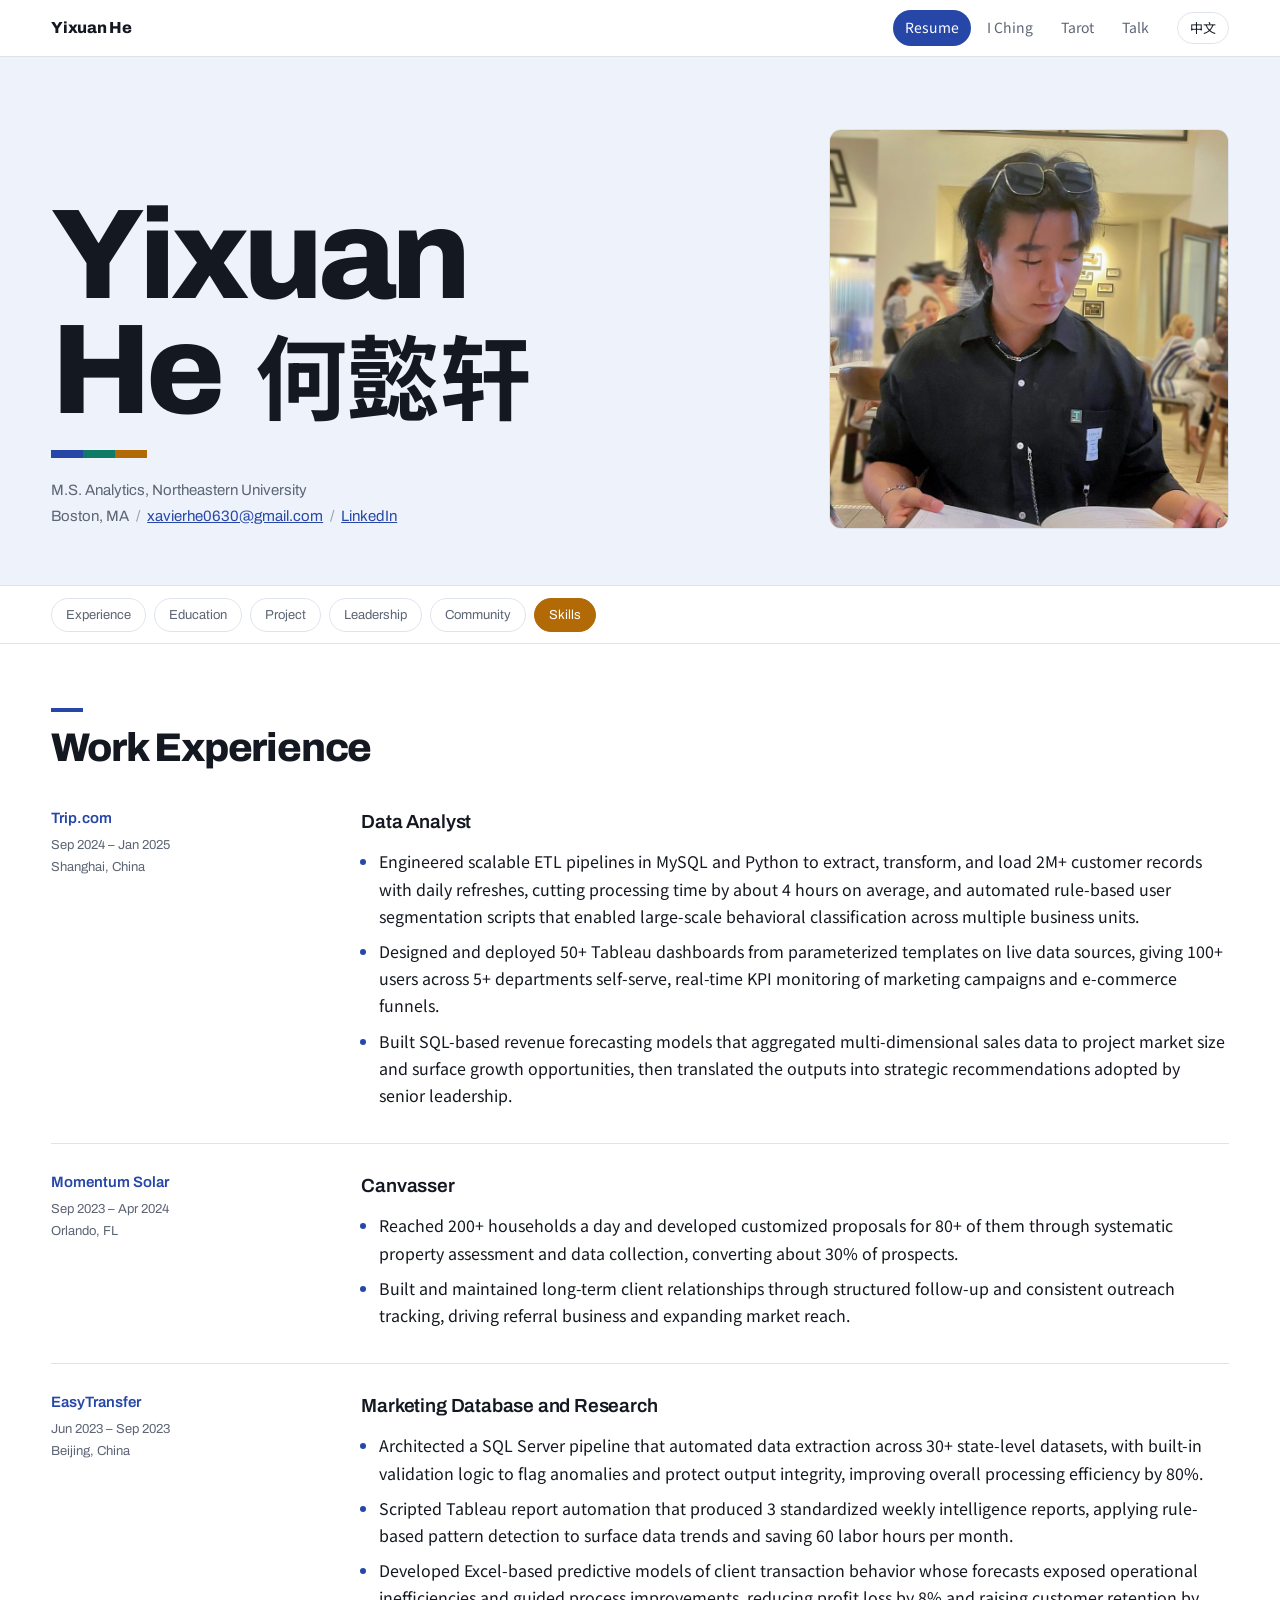
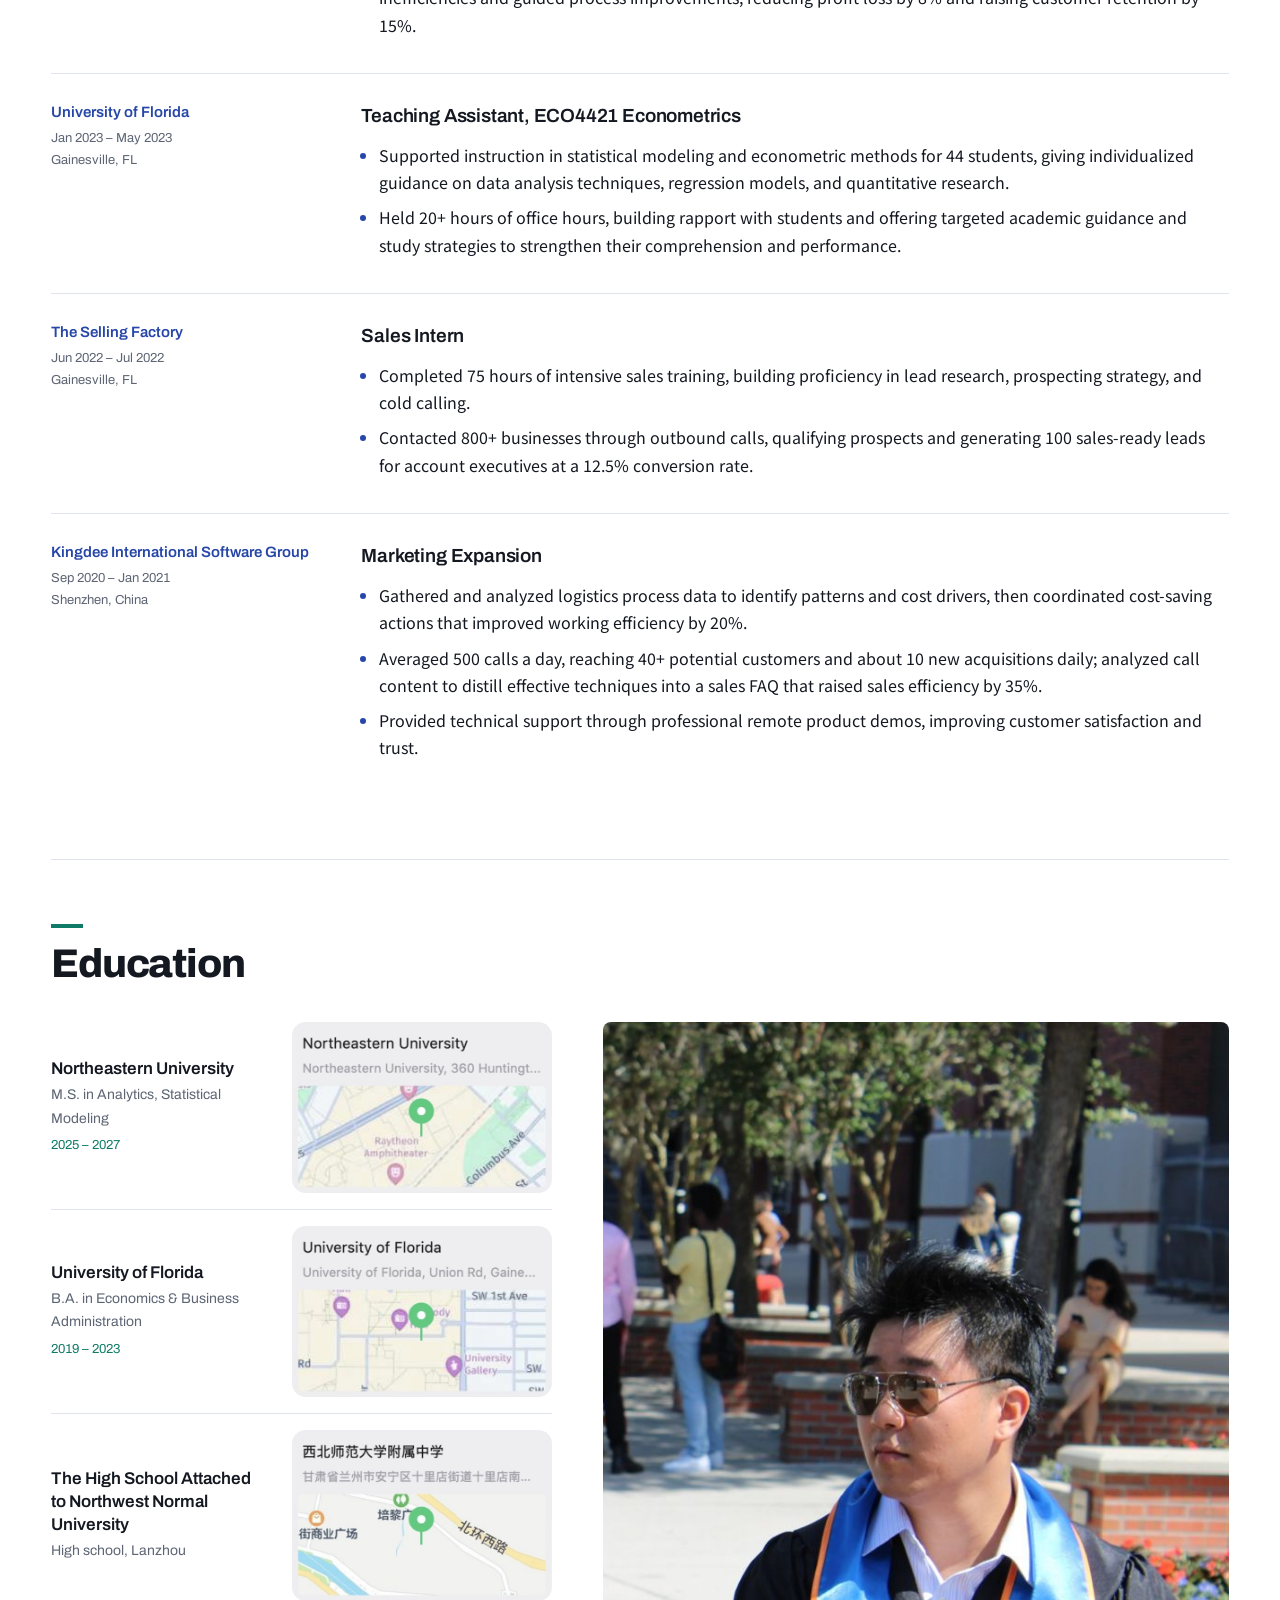
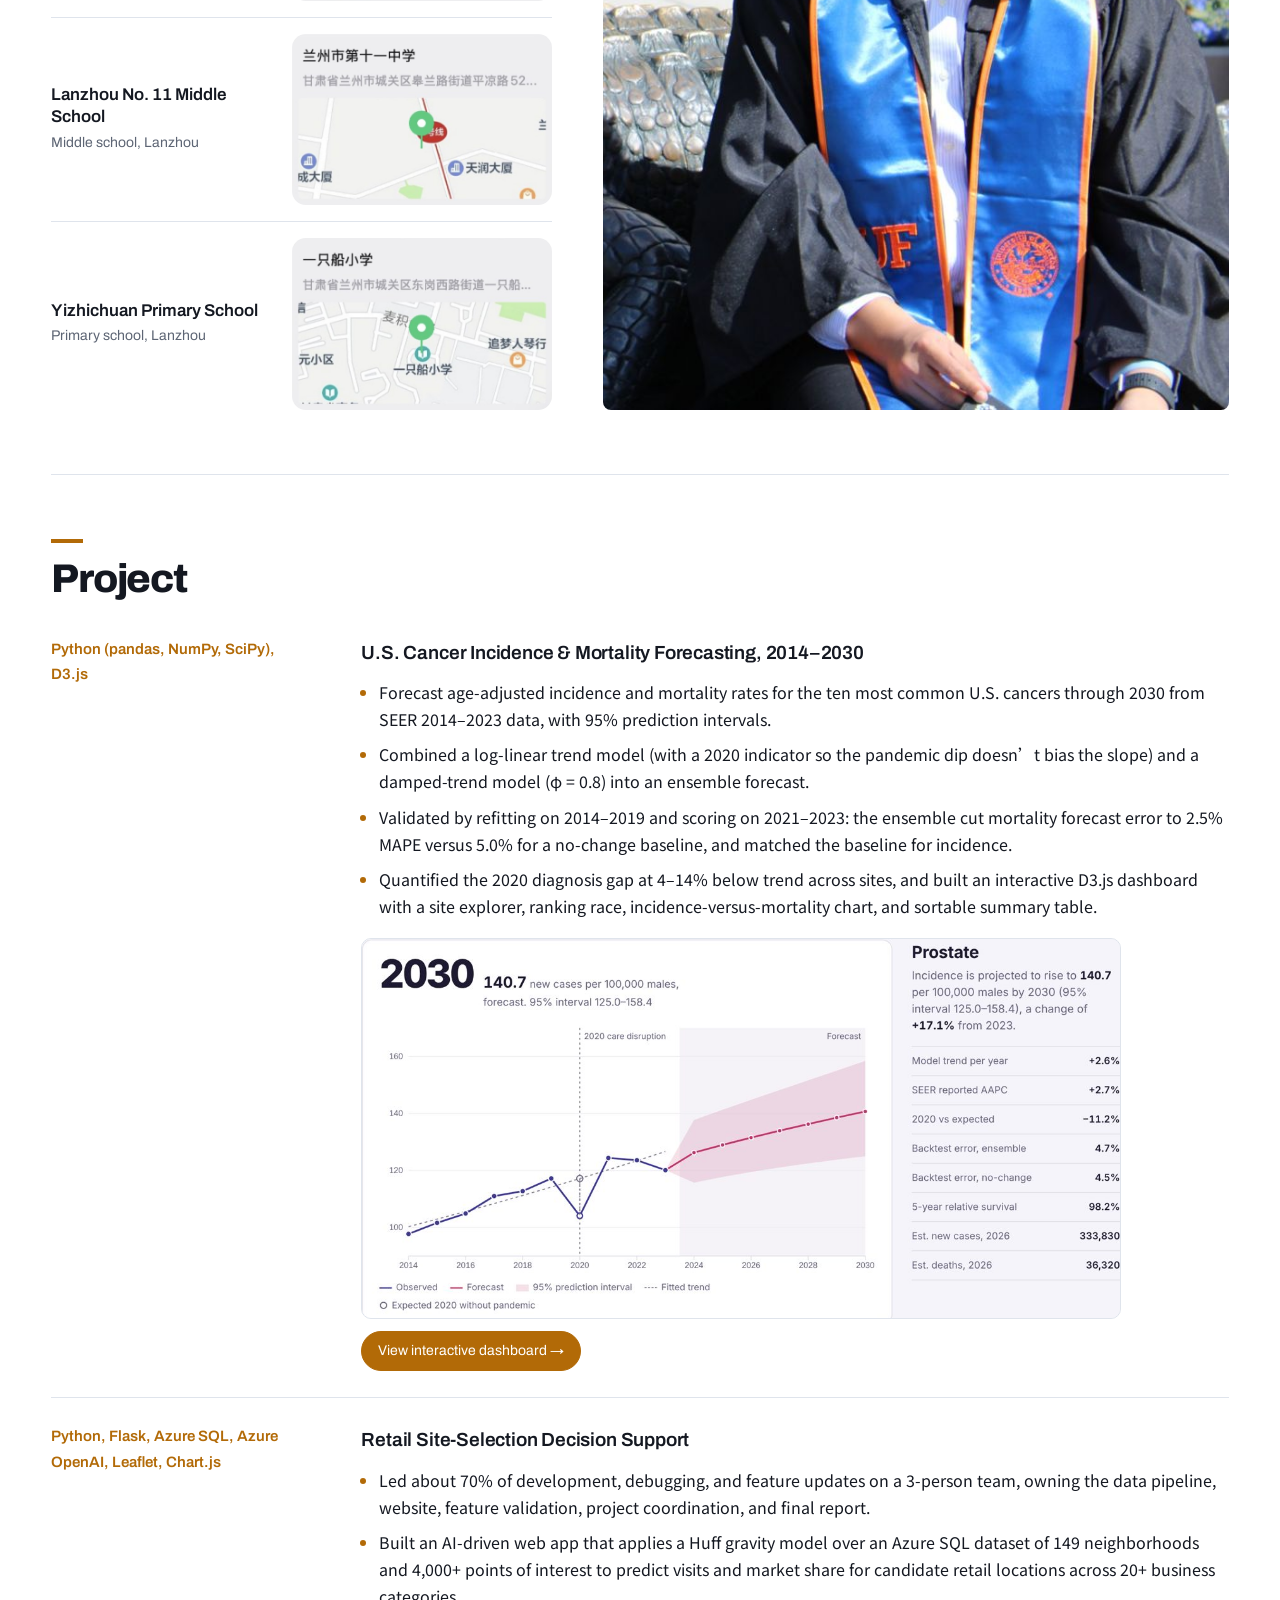
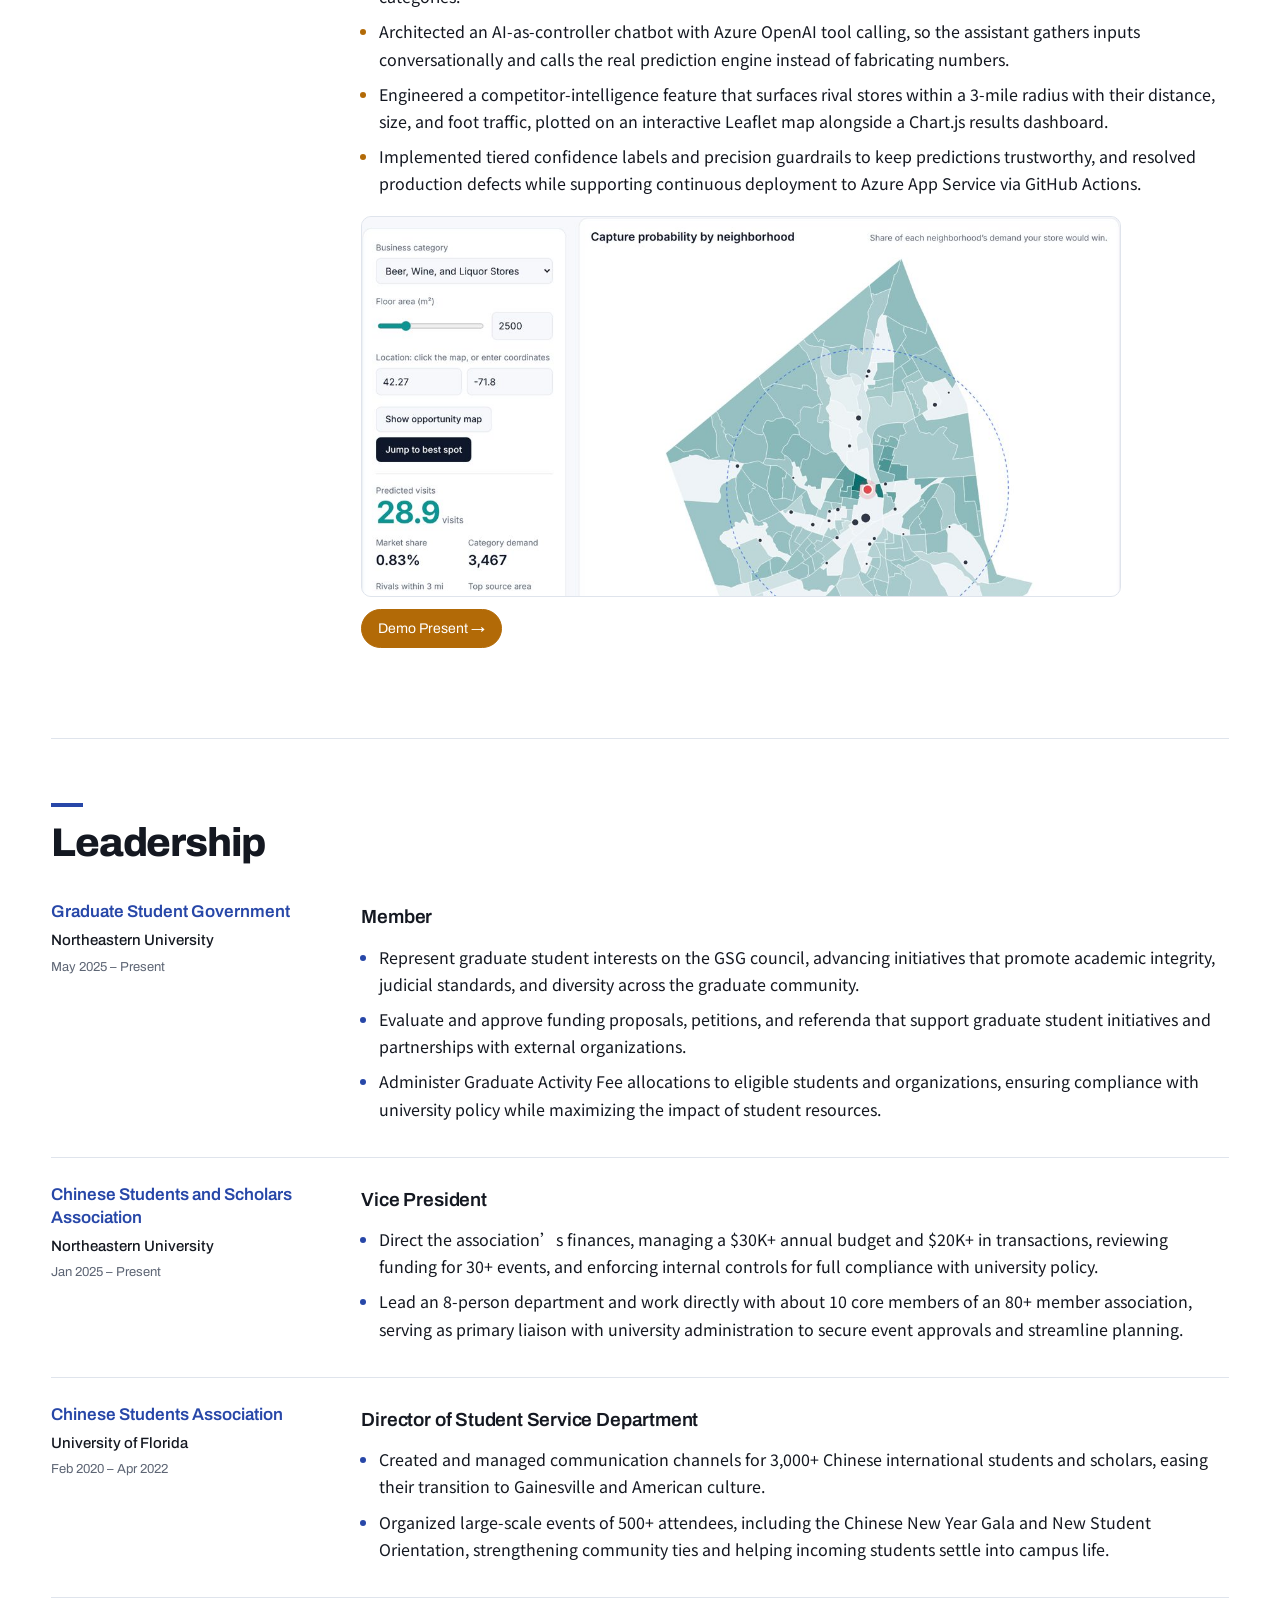
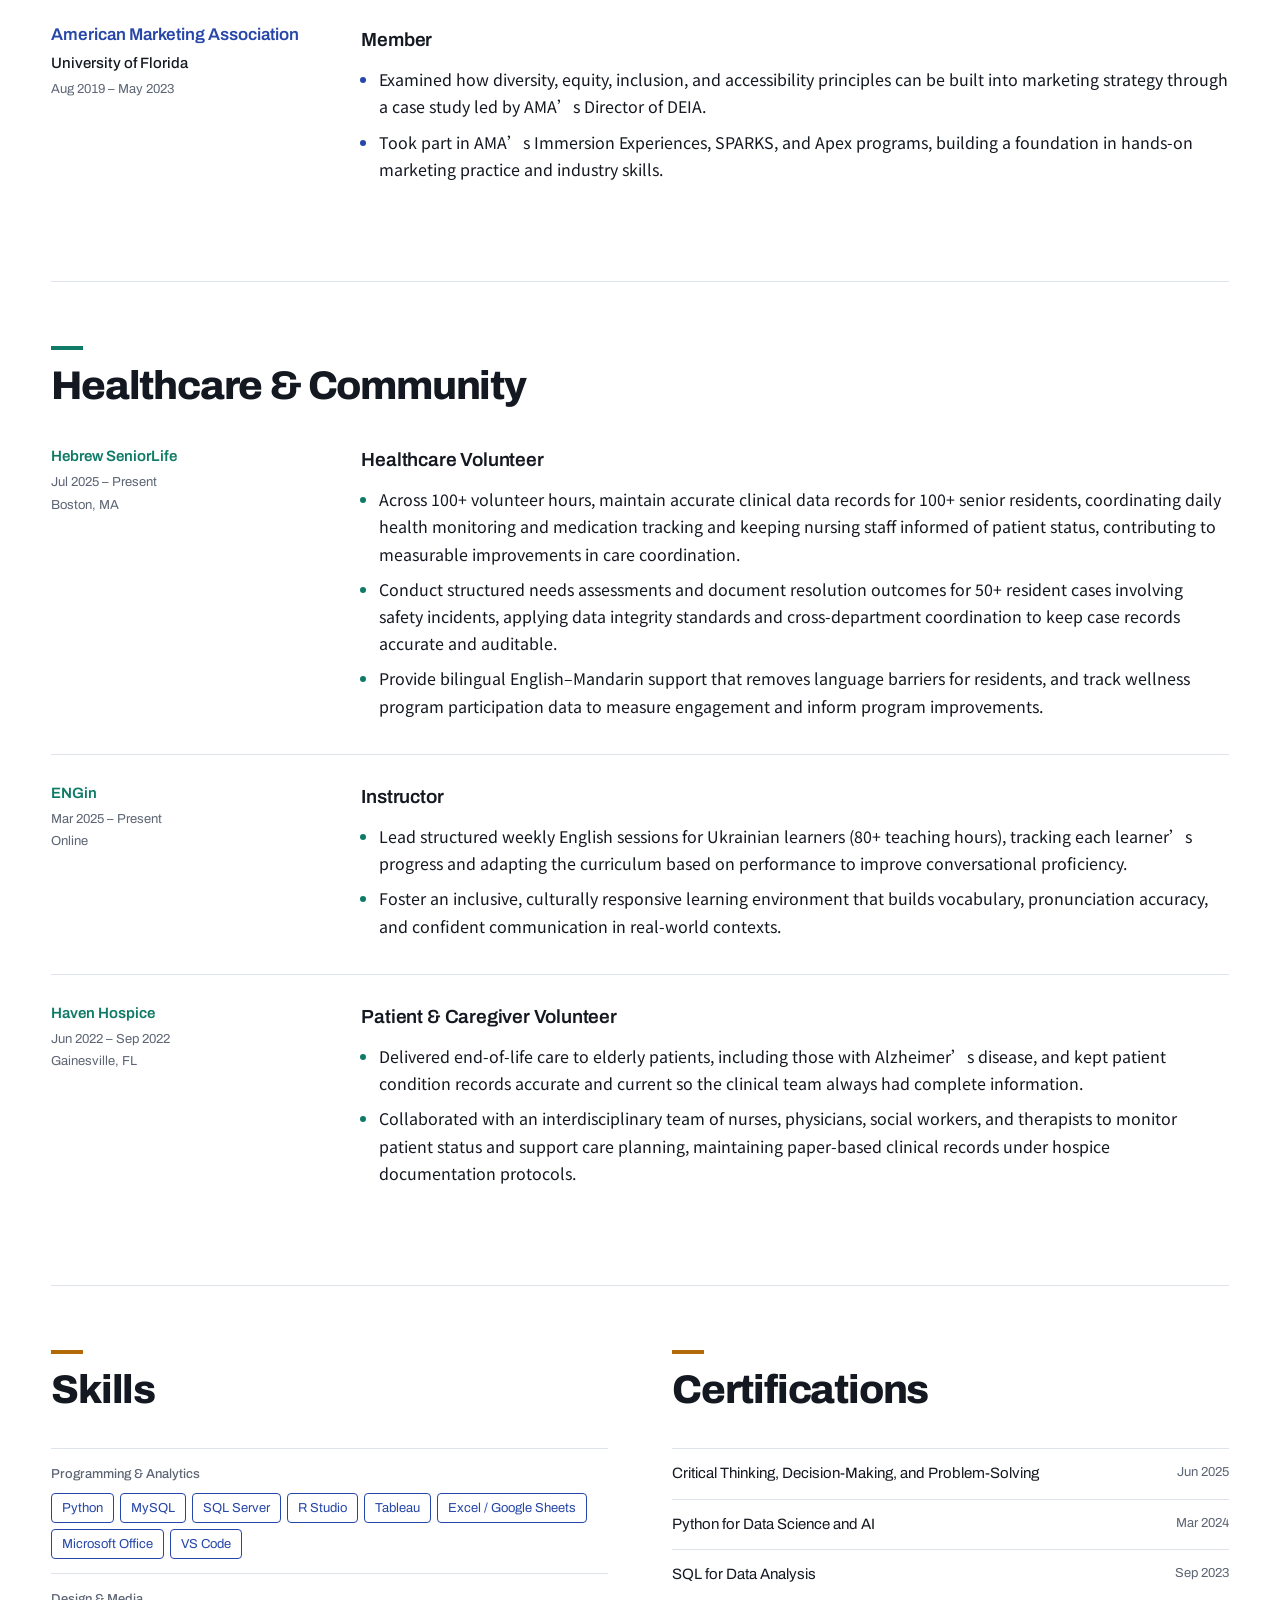
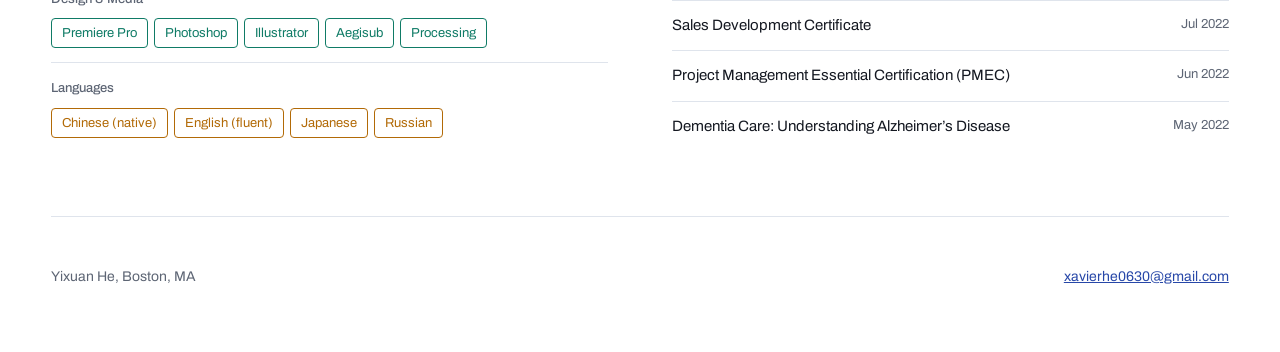
<file: index.html>
<!DOCTYPE html>
<html lang="zh-CN">
<head>
<meta charset="utf-8">
<meta name="viewport" content="width=device-width, initial-scale=1, viewport-fit=cover">
<title>Yixuan He</title>
<meta name="description" content="Yixuan He: resume, I Ching readings, tarot planning, and a space to talk.">
<link rel="icon" href="data:,">
<link rel="preconnect" href="https://fonts.googleapis.com">
<link rel="preconnect" href="https://fonts.gstatic.com" crossorigin>
<link href="https://fonts.googleapis.com/css2?family=Archivo:wght@400;500;600;800&family=Cinzel:wght@500;700&family=Ma+Shan+Zheng&family=Noto+Sans+SC:wght@300;400;500;700&family=Noto+Serif+SC:wght@400;600;900&display=swap" rel="stylesheet">
<link rel="stylesheet" href="css/site.css">
</head>
<body data-page="resume">

<nav class="nav" aria-label="Main">
  <div class="nav-inner">
    <a class="brand" href="#resume">Yixuan He</a>
    <div class="tabs">
      <a href="#resume" data-tab="resume" data-en="Resume">个人履历</a>
      <a href="#yijing" data-tab="yijing" data-en="I Ching">易经问卜</a>
      <a href="#tarot" data-tab="tarot" data-en="Tarot">塔罗梳理</a>
      <a href="#listen" data-tab="listen" data-en="Talk">倾诉倾听</a>
    </div>
    <button type="button" class="nav-btn" data-lang-toggle>EN</button>
  </div>
</nav>

<!-- ======================= 第一页 履历（内容在 js/resume-data.js） ======================= -->
<main id="page-resume" class="page p1">
  <div id="resume-root"></div>
</main>

<!-- ======================= 第二页 易经问卜 ======================= -->
<main id="page-yijing" class="page p2">
  <div class="wrap">
    <header class="p2-hero">
      <div>
        <h1 class="p2-title" data-en="I Ching Readings">易经问卜</h1>
        <p class="p2-sub" data-en="Read the image, weigh the words, and ask when to advance and when to wait.">观其象，玩其辞，问其进退</p>
        <div class="seal" aria-hidden="true">问<br>卜</div>
      </div>
      <div class="taiji-wrap" aria-hidden="true">
        <svg class="bagua-ring" viewBox="0 0 400 400">
          <circle cx="200" cy="200" r="196" fill="none" stroke="currentColor" stroke-opacity=".25"/>
          <circle cx="200" cy="200" r="132" fill="none" stroke="currentColor" stroke-opacity=".25"/>
          <g id="trigs" fill="currentColor"></g>
        </svg>
        <svg class="taiji" viewBox="0 0 200 200">
          <circle cx="100" cy="100" r="98" fill="var(--bg)" stroke="var(--ink)" stroke-width="2"/>
          <path d="M100 2 A98 98 0 0 1 100 198 A49 49 0 0 1 100 100 A49 49 0 0 0 100 2Z" fill="var(--ink)"/>
          <circle cx="100" cy="51" r="14" fill="var(--ink)"/>
          <circle cx="100" cy="149" r="14" fill="var(--bg)"/>
        </svg>
      </div>
      <div class="vert" aria-hidden="true">一阴一阳之谓道</div>
      <svg class="mountains" viewBox="0 0 1200 300" preserveAspectRatio="none" aria-hidden="true">
        <path d="M0 300 L0 190 C120 150 180 90 280 120 C360 145 400 70 500 80 C600 92 640 160 760 140 C860 122 900 60 1010 90 C1090 112 1140 150 1200 140 L1200 300Z" fill="var(--ink)" opacity=".07"/>
        <path d="M0 300 L0 240 C140 210 220 170 330 200 C430 228 520 160 640 180 C760 200 830 250 950 220 C1050 196 1120 210 1200 230 L1200 300Z" fill="var(--ink)" opacity=".1"/>
      </svg>
    </header>

    <section class="p2-sec p2-motto">
      <p class="motto" data-en="Do all you can, then leave the rest to God.">尽人事，听天命</p>
    </section>

    <section class="p2-sec">
      <h2 data-en="Methods">问卜方式</h2>
      <p class="lead" data-en="I work with three methods. Each has its strengths and suits different kinds of questions.">三种方法问卜，各有所长，适合的问题也不同。</p>
      <div class="svc">
        <article class="method"><svg class="hx" viewBox="0 0 44 44" aria-hidden="true" fill="none" stroke="var(--accent)" stroke-width="2.2"><circle cx="22" cy="22" r="17"/><circle cx="22" cy="22" r="13" stroke-width="1"/><rect x="17" y="17" width="10" height="10"/></svg>
          <h3><span data-en="Liu Yao (Six Lines)">六爻卜卦</span><small>Liù Yáo</small></h3>
          <p class="method-tag" data-en="One question at a time: the outcome and its timing">一事一占，断吉凶、看应期</p>
          <dl>
            <dt data-en="Good for">适合问</dt><dd data-en="A specific matter: a job interview, an exam, a relationship, a partnership, a trip, a lost item.">一件具体的事：求职面试、考试、感情、合作、出行、失物。</dd>
          </dl>
          <button type="button" class="method-more" data-scroll="m-liuyao" data-en="Learn more ↓">详细了解 ↓</button>
        </article>
        <article class="method"><svg class="hx" viewBox="0 0 44 44" aria-hidden="true" fill="none" stroke="var(--accent)" stroke-width="2"><circle cx="22" cy="22" r="18"/><circle cx="22" cy="22" r="10"/><line x1="22" y1="4" x2="22" y2="8" transform="rotate(0 22 22)"/><line x1="22" y1="4" x2="22" y2="8" transform="rotate(30 22 22)"/><line x1="22" y1="4" x2="22" y2="8" transform="rotate(60 22 22)"/><line x1="22" y1="4" x2="22" y2="8" transform="rotate(90 22 22)"/><line x1="22" y1="4" x2="22" y2="8" transform="rotate(120 22 22)"/><line x1="22" y1="4" x2="22" y2="8" transform="rotate(150 22 22)"/><line x1="22" y1="4" x2="22" y2="8" transform="rotate(180 22 22)"/><line x1="22" y1="4" x2="22" y2="8" transform="rotate(210 22 22)"/><line x1="22" y1="4" x2="22" y2="8" transform="rotate(240 22 22)"/><line x1="22" y1="4" x2="22" y2="8" transform="rotate(270 22 22)"/><line x1="22" y1="4" x2="22" y2="8" transform="rotate(300 22 22)"/><line x1="22" y1="4" x2="22" y2="8" transform="rotate(330 22 22)"/><rect x="18" y="18" width="8" height="8"/></svg>
          <h3><span data-en="Da Liu Ren">大六壬</span><small>Dà Liù Rén</small></h3>
          <p class="method-tag" data-en="One of the three classical arts: how a situation unfolds, step by step">三式之一，看事情如何一步步展开</p>
          <dl>
            <dt data-en="Good for">适合问</dt><dd data-en="Complex matters with several people or stages, when you want to see where things came from and where they are heading.">牵涉多人、多环节的复杂人事，想了解事情的来龙去脉和发展过程。</dd>
          </dl>
          <button type="button" class="method-more" data-scroll="m-daliuren" data-en="Learn more ↓">详细了解 ↓</button>
        </article>
        <article class="method"><svg class="hx" viewBox="0 0 44 44" aria-hidden="true" fill="var(--accent)"><circle cx="22" cy="11.5" r="7.2" transform="rotate(0 22 22)"/><circle cx="22" cy="11.5" r="7.2" transform="rotate(72 22 22)"/><circle cx="22" cy="11.5" r="7.2" transform="rotate(144 22 22)"/><circle cx="22" cy="11.5" r="7.2" transform="rotate(216 22 22)"/><circle cx="22" cy="11.5" r="7.2" transform="rotate(288 22 22)"/><circle cx="22" cy="22" r="4" fill="var(--surface)"/></svg>
          <h3><span data-en="Plum Blossom Numerology">梅花易数</span><small>Méi Huā Yì Shù</small></h3>
          <p class="method-tag" data-en="Cast from whatever is at hand: quick and flexible">随时随象起卦，灵活快捷</p>
          <dl>
            <dt data-en="Good for">适合问</dt><dd data-en="A sudden question or an urgent choice, when you want a quick sense of direction.">心中一念、眼前急事，想快速得到一个方向。</dd>
          </dl>
          <button type="button" class="method-more" data-scroll="m-meihua" data-en="Learn more ↓">详细了解 ↓</button>
        </article>
      </div>
    </section>

    <section class="p2-sec" aria-labelledby="mdetail-h">
      <h2 id="mdetail-h" data-en="The three methods in depth">三种方法详解</h2>
      <p class="lead" data-en="What each method is, and the kinds of questions it handles best.">每种方法是什么，以及最适合解决哪类问题。</p>
      <article class="mdetail" id="m-liuyao">
        <header class="mdetail-head">
          <h3 data-en="Liu Yao (Six Lines)">六爻卜卦</h3>
          <p class="pinyin">Liù Yáo</p>
          <p class="origin" data-en="Built on the 64 hexagrams of the Book of Changes. Its method is usually traced to the Na Jia system of Jing Fang in the Western Han, and it’s often called “coin divination.”">以《周易》六十四卦为本。起卦和装卦的方法通常追溯到西汉京房的纳甲法，所以又叫「纳甲筮法」，民间也叫「金钱卦」。</p>
        </header>
        <div class="mdetail-body">
          <h4 data-en="Overview">简介</h4>
          <p data-en="Six tosses of three coins build the hexagram line by line from the bottom up; any moving lines produce a second, changed hexagram. Each line is assigned a stem and branch, one of the six relations (parents, siblings, offspring, wealth, officer), and one of the six spirits, and two lines are marked as “self” and “other.”">摇六次铜钱，由下往上得到六个爻，组成本卦；有动爻时，再变出变卦。每一爻都配上天干地支、六亲（父母、兄弟、子孙、妻财、官鬼）和六神，并标出代表自己的「世爻」和代表对方或事情的「应爻」。</p>
          <h4 data-en="Conclusion">结论</h4>
          <p data-en="Usually a clear verdict (will it work out, is it favorable) plus an estimate of when things will happen.">结论通常比较明确：成不成、好不好，还能推算大概什么时候会有结果，也就是「应期」。</p>
          <h4 data-en="Questions it handles well">擅长的问题</h4>
          <ul class="ask-grid"><li><b data-en="Work">工作</b><span data-en="Whether an interview will go well, when to change jobs, a promotion">面试能否通过、换工作的时机、能否升职</span></li><li><b data-en="Exams and applications">考试与申请</b><span data-en="Exam results, school applications, admissions">考试结果、学校申请、录取</span></li><li><b data-en="Relationships">感情</b><span data-en="Where a relationship is going, how the other person feels, getting back together">关系的走向、对方的态度、能否复合</span></li><li><b data-en="Money and partnerships">财务与合作</b><span data-en="Whether a deal or partnership will succeed (not investment advice)">一笔交易或合作的成败（不构成投资建议）</span></li><li><b data-en="Travel and moving">出行与搬迁</b><span data-en="Whether a trip goes smoothly, moving house or city">出行是否顺利、搬家或换城市</span></li><li><b data-en="Lost items">寻物</b><span data-en="Where a lost item might be and whether it will turn up">东西丢在哪个方向、能否找回</span></li></ul>
          <p class="mnote" data-en="Liu Yao follows “one matter, one casting”: the same question shouldn’t be asked again and again in a short time.">六爻讲究「一事一占」，同一件事短时间内不宜反复占问。</p>
        </div>
      </article>
      <article class="mdetail" id="m-daliuren">
        <header class="mdetail-head">
          <h3 data-en="Da Liu Ren">大六壬</h3>
          <p class="pinyin">Dà Liù Rén</p>
          <p class="origin" data-en="Together with Tai Yi and Qi Men Dun Jia it forms the “three classical arts,” and Liu Ren is traditionally ranked first among them. Diviner’s boards excavated from Western Han tombs show it was already in use by then.">与太乙神数、奇门遁甲合称「三式」，六壬向来被称为三式之首。考古出土的西汉六壬式盘说明，它至少在汉代就已经在使用。</p>
        </header>
        <div class="mdetail-body">
          <h4 data-en="Overview">简介</h4>
          <p data-en="A chart is cast from the hour you ask: the month’s general is placed on that hour to set the heaven and earth plates, the day’s stem and branch produce the “four lessons” and the “three transmissions,” and the twelve generals, such as the Noble, the Green Dragon, and the White Tiger, are added.">以问事那一刻的时辰起课：把当月的「月将」加在占时上，排出天盘和地盘；再由当天的干支起出「四课」，发出「三传」，最后配上贵人、青龙、白虎等十二天将。</p>
          <h4 data-en="Conclusion">结论</h4>
          <p data-en="Rich and detailed, it describes a process: how things started, what comes up along the way, how they end, and where each party stands. It suits people who want the full picture.">信息量大，擅长描述过程：事情怎么开始、中间会遇到什么、最后怎么收尾，以及各方的立场和意图。适合想把一件事看完整的人。</p>
          <h4 data-en="Questions it handles well">擅长的问题</h4>
          <ul class="ask-grid"><li><b data-en="Work relationships">职场与人际</b><span data-en="Relationships with a manager or coworkers, team or department changes">和上司、同事的关系，团队或部门变动</span></li><li><b data-en="Partnerships and negotiation">合作与谈判</b><span data-en="What the other side really wants, how a negotiation will go">对方的真实意图、谈判会怎么走</span></li><li><b data-en="Disputes">纠纷与官司</b><span data-en="How a dispute develops and where it turns">局势如何发展、哪里会出现转折</span></li><li><b data-en="Family matters">复杂家事</b><span data-en="Decisions that involve several family members">牵涉几位家人的决定</span></li><li><b data-en="How a situation unfolds">事件走向</b><span data-en="What happens next in something already under way">一件正在进行的事，接下来会怎么发展</span></li><li><b data-en="Finding people and things">寻人寻物</b><span data-en="Where someone or something has gone and whether they’ll be found">人或物的去向、能否找到</span></li></ul>
        </div>
      </article>
      <article class="mdetail" id="m-meihua">
        <header class="mdetail-head">
          <h3 data-en="Plum Blossom Numerology">梅花易数</h3>
          <p class="pinyin">Méi Huā Yì Shù</p>
          <p class="origin" data-en="Traditionally credited to Shao Yong of the Northern Song. The name comes from a story: watching plum blossoms, he saw two sparrows fight over a branch and fall, cast a hexagram, and predicted that a girl would come to pick blossoms the next evening, be startled, and hurt herself, which came true.">相传为北宋邵雍（邵康节）所创。名字来自「观梅占」的故事：邵雍赏梅时看见两只麻雀争枝落地，起卦推断第二天傍晚会有女子来折梅、受惊跌伤，后来果然应验。</p>
        </header>
        <div class="mdetail-body">
          <h4 data-en="Overview">简介</h4>
          <p data-en="No tools are needed. The date and hour, a number said off the cuff, the strokes of a character, a sound you hear, or something you see can all produce a hexagram, which is then read with its nuclear and changed hexagrams.">起卦不需要工具。年月日时、随口说的数字、一个字的笔画、听到的声音、看到的事物，都可以起卦。得出主卦之后，再看互卦和变卦。</p>
          <h4 data-en="Conclusion">结论</h4>
          <p data-en="A quick sense of the overall trend and direction, read through imagery: roughly where things are heading, and whether to move forward or hold back.">快速给出整体趋势和方向，偏重「象」：事情大致往哪里走，现在该进还是该退。</p>
          <h4 data-en="Questions it handles well">擅长的问题</h4>
          <ul class="ask-grid"><li><b data-en="Everyday choices">日常抉择</b><span data-en="Whether to go today, whether to do something">今天要不要去、这件事要不要做</span></li><li><b data-en="A sudden thought">心中一念</b><span data-en="A worry or idea that just came up">突然冒出来的担心或想法</span></li><li><b data-en="Urgent matters">急事</b><span data-en="When there’s no time for a long reading and you need an answer fast">来不及细问、需要尽快判断</span></li><li><b data-en="Direction and timing">方向与时机</b><span data-en="Move ahead or hold back, act now or wait">进还是退，现在做还是再等等</span></li><li><b data-en="The general outlook">大致吉凶</b><span data-en="Whether something looks good or bad overall">一件事整体是好是坏</span></li></ul>
        </div>
      </article>
      <h3 class="mcompare-title" data-en="How to choose">三种方法怎么选</h3>
      <div class="mcompare-wrap">
        <table class="mcompare">
          <thead><tr><th></th><th data-en="Liu Yao">六爻卜卦</th><th data-en="Da Liu Ren">大六壬</th><th data-en="Plum Blossom">梅花易数</th></tr></thead>
          <tbody>
            <tr><th scope="row" data-en="Cast from">起卦依据</th><td data-en="Six coin tosses">摇铜钱六次</td><td data-en="The hour you ask">问事的时辰</td><td data-en="A number, the time, a character, a sound, or an object">数字、时间、字、声音或外物</td></tr>
            <tr><th scope="row" data-en="Focus">侧重</th><td data-en="Outcome and timing of one matter">一件事的成败和应期</td><td data-en="The course of a complex situation and the people in it">复杂人事的过程和各方关系</td><td data-en="Overall trend and direction">整体趋势和方向</td></tr>
            <tr><th scope="row" data-en="Answer style">回答方式</th><td data-en="A clear verdict with timing">结论明确，带时间点</td><td data-en="The full story, in detail">来龙去脉，比较详细</td><td data-en="Brief, read through imagery">简洁，偏重象</td></tr>
            <tr><th scope="row" data-en="Typical questions">典型问题</th><td data-en="Interviews, exams, relationships, deals">面试、考试、感情、合作</td><td data-en="Workplace dynamics, negotiation, disputes, family">职场人际、谈判、纠纷、家事</td><td data-en="Everyday choices, sudden thoughts, urgent matters">日常抉择、心中一念、急事</td></tr>
          </tbody>
        </table>
      </div>
      <p class="mpick" data-en="Not sure which to choose? Pick “Not sure” when you book, and I’ll choose based on your question.">不确定选哪一种？预约时选「不确定」，我会根据你的问题来选择。</p>
    </section>

    <section class="p2-sec" id="book-yijing">
      <h2 data-en="Book a reading">预约</h2>
      <p class="lead" data-en="Choose an I Ching reading or a tarot spread, then pick a time.">选择易经问卜或塔罗牌阵，再选时间。</p>
      <div data-booking data-default="yijing"></div>
      <p class="disclaimer" data-en="Readings are for reflection only and are not medical, legal, financial, or other professional advice.">问卜结果仅供参考与自我思考，不构成医疗、法律、投资或其他专业建议。</p>
    </section>
  </div>
</main>

<!-- ======================= 第三页 塔罗 ======================= -->
<main id="page-tarot" class="page p3">
  <div class="wrap">
    <header class="p3-hero">
      <h1><small>Tarot</small><span data-en="Tarot for Clarity">梳理性塔罗</span></h1>
      <p data-en="Not a prediction of the outcome. The cards are used to read the situation as it stands: see where you are, find what’s blocking you, and move on to the next step.">不是预言结果，而是借牌面分析当下局势，看清现在，找到卡点和推进下一步。</p>
      <div class="spread">
        <button type="button" class="card" aria-label="翻开第一张：现状" data-en-label="Turn over card one: where you are"><div class="face back"><svg viewBox="0 0 70 120" aria-hidden="true"><rect x="4" y="4" width="62" height="112" rx="5" fill="none" stroke="#c9a961" stroke-opacity=".7"/><rect x="8" y="8" width="54" height="104" rx="3" fill="none" stroke="#c9a961" stroke-opacity=".35"/><circle cx="35" cy="60" r="16" fill="none" stroke="#c9a961"/><path d="M41 49a12 12 0 1 0 0 22a14 14 0 0 1 0-22z" fill="#c9a961"/><g stroke="#c9a961" stroke-width=".8"><line x1="35" y1="60" x2="35" y2="36" transform="rotate(0 35 60)" stroke-dasharray="0 22 2 0"/><line x1="35" y1="60" x2="35" y2="36" transform="rotate(30 35 60)" stroke-dasharray="0 22 2 0"/><line x1="35" y1="60" x2="35" y2="36" transform="rotate(60 35 60)" stroke-dasharray="0 22 2 0"/><line x1="35" y1="60" x2="35" y2="36" transform="rotate(90 35 60)" stroke-dasharray="0 22 2 0"/><line x1="35" y1="60" x2="35" y2="36" transform="rotate(120 35 60)" stroke-dasharray="0 22 2 0"/><line x1="35" y1="60" x2="35" y2="36" transform="rotate(150 35 60)" stroke-dasharray="0 22 2 0"/><line x1="35" y1="60" x2="35" y2="36" transform="rotate(180 35 60)" stroke-dasharray="0 22 2 0"/><line x1="35" y1="60" x2="35" y2="36" transform="rotate(210 35 60)" stroke-dasharray="0 22 2 0"/><line x1="35" y1="60" x2="35" y2="36" transform="rotate(240 35 60)" stroke-dasharray="0 22 2 0"/><line x1="35" y1="60" x2="35" y2="36" transform="rotate(270 35 60)" stroke-dasharray="0 22 2 0"/><line x1="35" y1="60" x2="35" y2="36" transform="rotate(300 35 60)" stroke-dasharray="0 22 2 0"/><line x1="35" y1="60" x2="35" y2="36" transform="rotate(330 35 60)" stroke-dasharray="0 22 2 0"/></g><path d="M35 18l2 5 5 .5-4 3 1.5 5-4.5-3-4.5 3 1.5-5-4-3 5-.5z" fill="#c9a961" transform="scale(.7) translate(15 6)"/><path d="M35 18l2 5 5 .5-4 3 1.5 5-4.5-3-4.5 3 1.5-5-4-3 5-.5z" fill="#c9a961" transform="scale(.7) translate(15 128)"/></svg></div><div class="face front"><span class="roman">I</span><b data-en="Where you are">现状</b><span data-en="Your starting point">你此刻站在哪里</span></div></button>
        <button type="button" class="card" aria-label="翻开第二张：卡点" data-en-label="Turn over card two: what’s in the way"><div class="face back"><svg viewBox="0 0 70 120" aria-hidden="true"><rect x="4" y="4" width="62" height="112" rx="5" fill="none" stroke="#c9a961" stroke-opacity=".7"/><rect x="8" y="8" width="54" height="104" rx="3" fill="none" stroke="#c9a961" stroke-opacity=".35"/><circle cx="35" cy="60" r="16" fill="none" stroke="#c9a961"/><path d="M41 49a12 12 0 1 0 0 22a14 14 0 0 1 0-22z" fill="#c9a961"/><g stroke="#c9a961" stroke-width=".8"><line x1="35" y1="60" x2="35" y2="36" transform="rotate(0 35 60)" stroke-dasharray="0 22 2 0"/><line x1="35" y1="60" x2="35" y2="36" transform="rotate(30 35 60)" stroke-dasharray="0 22 2 0"/><line x1="35" y1="60" x2="35" y2="36" transform="rotate(60 35 60)" stroke-dasharray="0 22 2 0"/><line x1="35" y1="60" x2="35" y2="36" transform="rotate(90 35 60)" stroke-dasharray="0 22 2 0"/><line x1="35" y1="60" x2="35" y2="36" transform="rotate(120 35 60)" stroke-dasharray="0 22 2 0"/><line x1="35" y1="60" x2="35" y2="36" transform="rotate(150 35 60)" stroke-dasharray="0 22 2 0"/><line x1="35" y1="60" x2="35" y2="36" transform="rotate(180 35 60)" stroke-dasharray="0 22 2 0"/><line x1="35" y1="60" x2="35" y2="36" transform="rotate(210 35 60)" stroke-dasharray="0 22 2 0"/><line x1="35" y1="60" x2="35" y2="36" transform="rotate(240 35 60)" stroke-dasharray="0 22 2 0"/><line x1="35" y1="60" x2="35" y2="36" transform="rotate(270 35 60)" stroke-dasharray="0 22 2 0"/><line x1="35" y1="60" x2="35" y2="36" transform="rotate(300 35 60)" stroke-dasharray="0 22 2 0"/><line x1="35" y1="60" x2="35" y2="36" transform="rotate(330 35 60)" stroke-dasharray="0 22 2 0"/></g><path d="M35 18l2 5 5 .5-4 3 1.5 5-4.5-3-4.5 3 1.5-5-4-3 5-.5z" fill="#c9a961" transform="scale(.7) translate(15 6)"/><path d="M35 18l2 5 5 .5-4 3 1.5 5-4.5-3-4.5 3 1.5-5-4-3 5-.5z" fill="#c9a961" transform="scale(.7) translate(15 128)"/></svg></div><div class="face front"><span class="roman">II</span><b data-en="What’s in the way">卡点</b><span data-en="What keeps you stuck">是什么让你停住</span></div></button>
        <button type="button" class="card" aria-label="翻开第三张：下一步" data-en-label="Turn over card three: next step"><div class="face back"><svg viewBox="0 0 70 120" aria-hidden="true"><rect x="4" y="4" width="62" height="112" rx="5" fill="none" stroke="#c9a961" stroke-opacity=".7"/><rect x="8" y="8" width="54" height="104" rx="3" fill="none" stroke="#c9a961" stroke-opacity=".35"/><circle cx="35" cy="60" r="16" fill="none" stroke="#c9a961"/><path d="M41 49a12 12 0 1 0 0 22a14 14 0 0 1 0-22z" fill="#c9a961"/><g stroke="#c9a961" stroke-width=".8"><line x1="35" y1="60" x2="35" y2="36" transform="rotate(0 35 60)" stroke-dasharray="0 22 2 0"/><line x1="35" y1="60" x2="35" y2="36" transform="rotate(30 35 60)" stroke-dasharray="0 22 2 0"/><line x1="35" y1="60" x2="35" y2="36" transform="rotate(60 35 60)" stroke-dasharray="0 22 2 0"/><line x1="35" y1="60" x2="35" y2="36" transform="rotate(90 35 60)" stroke-dasharray="0 22 2 0"/><line x1="35" y1="60" x2="35" y2="36" transform="rotate(120 35 60)" stroke-dasharray="0 22 2 0"/><line x1="35" y1="60" x2="35" y2="36" transform="rotate(150 35 60)" stroke-dasharray="0 22 2 0"/><line x1="35" y1="60" x2="35" y2="36" transform="rotate(180 35 60)" stroke-dasharray="0 22 2 0"/><line x1="35" y1="60" x2="35" y2="36" transform="rotate(210 35 60)" stroke-dasharray="0 22 2 0"/><line x1="35" y1="60" x2="35" y2="36" transform="rotate(240 35 60)" stroke-dasharray="0 22 2 0"/><line x1="35" y1="60" x2="35" y2="36" transform="rotate(270 35 60)" stroke-dasharray="0 22 2 0"/><line x1="35" y1="60" x2="35" y2="36" transform="rotate(300 35 60)" stroke-dasharray="0 22 2 0"/><line x1="35" y1="60" x2="35" y2="36" transform="rotate(330 35 60)" stroke-dasharray="0 22 2 0"/></g><path d="M35 18l2 5 5 .5-4 3 1.5 5-4.5-3-4.5 3 1.5-5-4-3 5-.5z" fill="#c9a961" transform="scale(.7) translate(15 6)"/><path d="M35 18l2 5 5 .5-4 3 1.5 5-4.5-3-4.5 3 1.5-5-4-3 5-.5z" fill="#c9a961" transform="scale(.7) translate(15 128)"/></svg></div><div class="face front"><span class="roman">III</span><b data-en="Next step">下一步</b><span data-en="One thing to do first">可以先做的一件事</span></div></button>
      </div>
      <p class="hint" data-en="Tap a card to turn it over">点一下牌，翻开看看</p>
    </header>

    <section class="p3-sec">
      <h2 data-en="Good questions to bring">适合带来的问题</h2>
      <div class="topics">
        <div class="topic"><div class="glyph">☾</div><h3 data-en="Too many thoughts">想法太多，理不清</h3><p data-en="Untangle things one at a time, and tell what’s real from what’s only in your head.">把事情一件件理开，分清哪些是现实，哪些是想法。</p></div>
        <div class="topic"><div class="glyph">✧</div><h3 data-en="At a crossroads">站在岔路口</h3><p data-en="With several options in front of you, work out which trade-offs will get you the result you want.">在多个选项之间，怎么样的取舍才能达到想要的结果。</p></div>
        <div class="topic"><div class="glyph">☉</div><h3 data-en="The path to a big goal">终极目标的步途</h3><p data-en="If the goal feels too big or too far away, start with what you can do each day.">如果目标太大太遥远，不如从每天能做到的事情开始。</p></div>
      </div>
    </section>

    <section class="p3-sec">
      <h2 data-en="Spreads">牌阵</h2>
      <p class="lead" data-en="Three spreads, from a quick look to an in-depth reading. Prices are per reading.">三种牌阵，从简单到深入，按牌阵收费。</p>
      <div class="spreads-v2">
        <article class="sp" id="sp-sacred">
          <div class="sp-top">
            <div class="sp-layout sp-tri" aria-hidden="true"><i></i><i></i><i></i></div>
            <div>
              <h3 data-en="Sacred Triangle">圣三角牌阵</h3>
              <p class="sp-meta"><span data-en="3 cards">3 张牌</span><b class="sp-price" data-price-for="tarot-sacred"></b></p>
            </div>
          </div>
          <div class="sp-scroll">
          <p class="sp-intro" data-en="A classic, simple spread: three cards in a triangle that follow one matter through time, from where it came from, to where it is now, to where it’s heading. A clear first look at a single question.">最经典的入门牌阵，三张牌排成三角形，按时间顺序看一件事：从哪里来、现在在哪里、接下来会往哪里走。简单直接，适合先把一件事看清楚。</p>
          <h4 data-en="Card positions">牌位</h4>
          <ol class="sp-pos"><li><b>1</b><span data-en="Past: what led here">过去：事情的起因和背景</span></li><li><b>2</b><span data-en="Present: where things stand">现在：目前的状态</span></li><li><b>3</b><span data-en="Future: where things are heading">未来：接下来的发展趋势</span></li></ol>
          <h4 data-en="Best for">适合解决的问题</h4>
          <ul class="sp-ask"><li data-en="Getting a quick overview of how something developed">想快速梳理一件事的来龙去脉</li><li data-en="Where a relationship or a job is heading">一段关系、一份工作接下来的走向</li><li data-en="Smaller, less complicated decisions">不太复杂的小决定</li><li data-en="Trying tarot for the first time">第一次尝试塔罗，想先简单看看</li></ul>
          </div>
        </article>
        <article class="sp" id="sp-problem">
          <div class="sp-top">
            <div class="sp-layout sp-row5" aria-hidden="true"><i></i><i></i><i></i><i></i><i></i></div>
            <div>
              <h3 data-en="Problem-Solving Spread">问题解决牌阵</h3>
              <p class="sp-meta"><span data-en="5 cards">5 张牌</span><b class="sp-price" data-price-for="tarot-problem"></b></p>
            </div>
          </div>
          <div class="sp-scroll">
          <p class="sp-intro" data-en="Built around one specific sticking point: first the problem itself, then its causes, obstacles, and the resources you already have, ending in an action you can take. It adds the “why” and the “what now” to the Sacred Triangle.">围绕一个具体的卡点展开：先看清问题本身，再找原因、阻碍和你手上的资源，最后落到可以采取的行动。比圣三角多了「为什么」和「怎么办」。</p>
          <h4 data-en="Card positions">牌位</h4>
          <ol class="sp-pos"><li><b>1</b><span data-en="The problem: where you’re stuck">问题现状：卡在哪里</span></li><li><b>2</b><span data-en="The root: where it comes from">根源：问题从何而来</span></li><li><b>3</b><span data-en="The obstacle: what’s holding you back">阻碍：什么在拖住你</span></li><li><b>4</b><span data-en="Resources: strengths you can use">资源：你能利用的优势</span></li><li><b>5</b><span data-en="Action: the suggested next step">行动：建议的下一步</span></li></ol>
          <h4 data-en="Best for">适合解决的问题</h4>
          <ul class="sp-ask"><li data-en="A project or plan that isn’t moving">一件事推进不动，想知道卡在哪里</li><li data-en="A recurring problem such as procrastination or miscommunication">反复出现的困扰，比如拖延、沟通不顺</li><li data-en="When you want concrete next steps, not just a yes or no">需要具体的行动建议，而不只是吉凶</li><li data-en="Specific problems at work or school">工作、学业中遇到的具体难题</li></ul>
          </div>
        </article>
        <article class="sp" id="sp-celtic">
          <div class="sp-top">
            <div class="sp-layout sp-celtic" aria-hidden="true"><i></i><i></i><i></i><i></i><i></i><i></i><i></i><i></i><i></i><i></i></div>
            <div>
              <h3 data-en="Celtic Cross">凯尔特十字阵</h3>
              <p class="sp-meta"><span data-en="10 cards">10 张牌</span><b class="sp-price" data-price-for="tarot-celtic"></b></p>
            </div>
          </div>
          <div class="sp-scroll">
          <p class="sp-intro" data-en="One of the best known and most complete spreads: ten cards in a cross with a column beside it, covering the situation, the challenge, its roots, past and future, your own attitude, outside influences, hopes and fears, and the likely outcome.">流传最广、最完整的牌阵之一，由十字和右侧的一列共十张牌组成，从现状、阻碍、根源、过去与未来，到你的心态、外在环境、希望与担忧，全面分析一件事。</p>
          <h4 data-en="Card positions">牌位</h4>
          <ol class="sp-pos"><li><b>1</b><span data-en="The present situation">现状</span></li><li><b>2</b><span data-en="The challenge crossing it">阻碍</span></li><li><b>3</b><span data-en="The root beneath it">根源：潜在的基础</span></li><li><b>4</b><span data-en="The recent past">过去</span></li><li><b>5</b><span data-en="The best possible outcome">目标：可能的最好结果</span></li><li><b>6</b><span data-en="The near future">近期的发展</span></li><li><b>7</b><span data-en="Yourself: your attitude">自我：你的态度</span></li><li><b>8</b><span data-en="Outside influences">环境：外界和他人的影响</span></li><li><b>9</b><span data-en="Hopes and fears">希望与担忧</span></li><li><b>10</b><span data-en="The likely outcome">最终走向</span></li></ol>
          <h4 data-en="Best for">适合解决的问题</h4>
          <ul class="sp-ask"><li data-en="Major turning points: a career change, moving abroad, long-term plans">人生的重大转折：转行、出国、长期规划</li><li data-en="Long-standing relationship questions">长期的关系问题</li><li data-en="Complex situations with many inner and outer factors">牵涉内心和外部多种因素的复杂处境</li><li data-en="When you want a thorough, in-depth reading">想要全面、深入地分析一件事</li></ul>
          </div>
        </article>
      </div>
    </section>

    <section class="p3-sec" id="book-tarot">
      <h2 data-en="Book a reading">预约</h2>
      <p class="lead" data-en="Choose a tarot spread or an I Ching reading, then pick a time.">选择塔罗牌阵或易经问卜，再选时间。</p>
      <div data-booking data-default="tarot"></div>
    </section>
  </div>
</main>

<!-- ======================= 第四页 倾诉倾听 ======================= -->
<main id="page-listen" class="page p4">
  <div class="wrap">
    <header class="p4-hero">
      <div>
        <h1 data-en="Here, you can<br>slow down.">在这里，<br>你可以慢一点。</h1>
        <p data-en="Talk about what’s been weighing on you. No rush to find answers. First, be heard.">说说最近压在心上的事。不急着找答案，先被好好听见。</p>
      </div>
      <div class="breath">
        <div class="orb" id="orb"><span id="orbText">准备好了吗</span></div>
        <button type="button" id="breathBtn">开始一次呼吸练习</button>
      </div>
    </header>

    <aside class="notice">
      <h2 data-en="What this space is">关于这里</h2>
      <p data-en="I’m studying and preparing for professional certification, and I’m not licensed yet. What I offer is a space to talk and be listened to. It isn’t counseling, therapy, or medical diagnosis. If you need professional care, I can help you look for a licensed provider.">我目前正在系统学习并备考相关资质，尚未取得执照。这里提供的是倾诉与倾听陪伴，不是心理咨询、心理治疗或医学诊断。如果你需要专业帮助，我可以协助你寻找持证的专业人士。</p>
    </aside>

    <section class="p4-sec">
      <h2 data-en="About me">关于我</h2>
      <p class="lead" data-en="People coming for the first time want to know who you are and what you’re learning.">第一次来的人，最想先知道你是谁、正在学什么。</p>
      <div class="p4-me">
        <div class="ph-img"><svg viewBox="0 0 24 24" fill="none" stroke="currentColor" stroke-width="1.5" aria-hidden="true"><rect x="3" y="4" width="18" height="16" rx="2"/><circle cx="9" cy="10" r="2"/><path d="M21 17l-5-5-9 8"/></svg><span data-en="Portrait">头像位</span></div>
        <div class="ph" data-en="To fill in: what you’re studying, the certification you’re preparing for, your experience accompanying people (Hebrew SeniorLife, Haven Hospice), and that you speak Chinese and English.">待补充：你正在学习的方向和备考的资质、你的陪伴经验（如 Hebrew SeniorLife 和 Haven Hospice），以及中英双语。</div>
      </div>
    </section>

    <section class="p4-sec">
      <h2 data-en="What we can talk about">可以聊些什么</h2>
      <p class="lead" data-en="Drafted from your experience; confirm or change.">方向待你确认，以下是根据你的经历先拟的几项。</p>
      <div class="chips">
        <div class="chip"><h3 data-en="Stress and mood">压力与情绪</h3><p data-en="Worry, feeling low, poor sleep, no energy">焦虑、低落、睡不好、提不起劲</p></div>
        <div class="chip"><h3 data-en="School and career">学业与职业</h3><p data-en="Job-search doubts, choosing a direction, adjusting at work">求职迷茫、方向选择、职场适应</p></div>
        <div class="chip"><h3 data-en="Studying abroad">留学与跨文化适应</h3><p data-en="Loneliness, identity, culture shock">孤独感、身份感、文化冲击</p></div>
        <div class="chip"><h3 data-en="Relationships">关系</h3><p data-en="Family, partners, friends and coworkers">家庭、亲密关系、人际相处</p></div>
        <div class="chip"><h3 data-en="Life changes">人生转折</h3><p data-en="Graduating, moving, loss and goodbyes">毕业、搬家、失去与告别</p></div>
      </div>
    </section>

    <section class="p4-sec">
      <h2 data-en="Format">倾诉形式</h2>
      <p class="lead" data-en="Format, length, and price to be added.">形式、时长与费用待补充。</p>
      <div class="fmt">
        <div class="ph"><h3 data-en="Online">线上</h3><span data-en="Platform, length, price to be added">平台、时长、费用待补充</span></div>
        <div class="ph"><h3 data-en="In person">线下</h3><span data-en="Location, length, price to be added">地点、时长、费用待补充</span></div>
        <div class="ph"><h3 data-en="First chat">初次沟通</h3><span data-en="For example: a free 15-minute intro (TBD)">例如：15 分钟免费了解（待定）</span></div>
      </div>
    </section>

    <section class="p4-sec">
      <h2 data-en="Privacy and safety">保密与安全</h2>
      <p class="lead" data-en="Final wording to be confirmed.">具体条款待你确认。</p>
      <div class="care">
        <div><h3 data-en="Privacy">保密原则</h3><ul>
          <li data-en="What you share stays between us.">你说的话我会保密。</li>
          <li data-en="The exception: if you or someone else is at serious risk of harm, I’ll take the steps needed to keep people safe.">例外：当你或他人面临严重伤害风险时，我会采取必要的保护措施。</li></ul></div>
        <div class="crisis"><h3 data-en="If you’re struggling right now">如果你现在很难受</h3>
          <p data-en="This isn’t an emergency service. If you’re thinking about harming yourself or are in danger, get help now: in the US, call or text <strong>988</strong> (Suicide &amp; Crisis Lifeline), or call <strong>911</strong> in an emergency.">这里不是紧急服务。如果你有伤害自己的念头或正处于危险中，请立即寻求帮助：在美国可拨打或发短信至 <strong>988</strong>（自杀与危机生命线），紧急情况请拨 <strong>911</strong>。</p></div>
      </div>
    </section>

    <section class="p4-sec" style="text-align:center">
      <h2 data-en="Get in touch">联系我</h2>
      <p class="lead" style="margin-inline:auto" data-en="How to book is still to be decided.">预约方式待定。</p>
      <button type="button" class="btn" data-todo data-en="Book a time to talk">预约倾诉</button>
    </section>
  </div>
</main>

<script src="js/config.js"></script>
<script src="js/i18n.js"></script>
<script src="js/resume-data.js"></script>
<script src="js/resume.js"></script>
<script src="js/booking.js"></script>
<script src="js/site.js"></script>
</body>
</html>
</file>
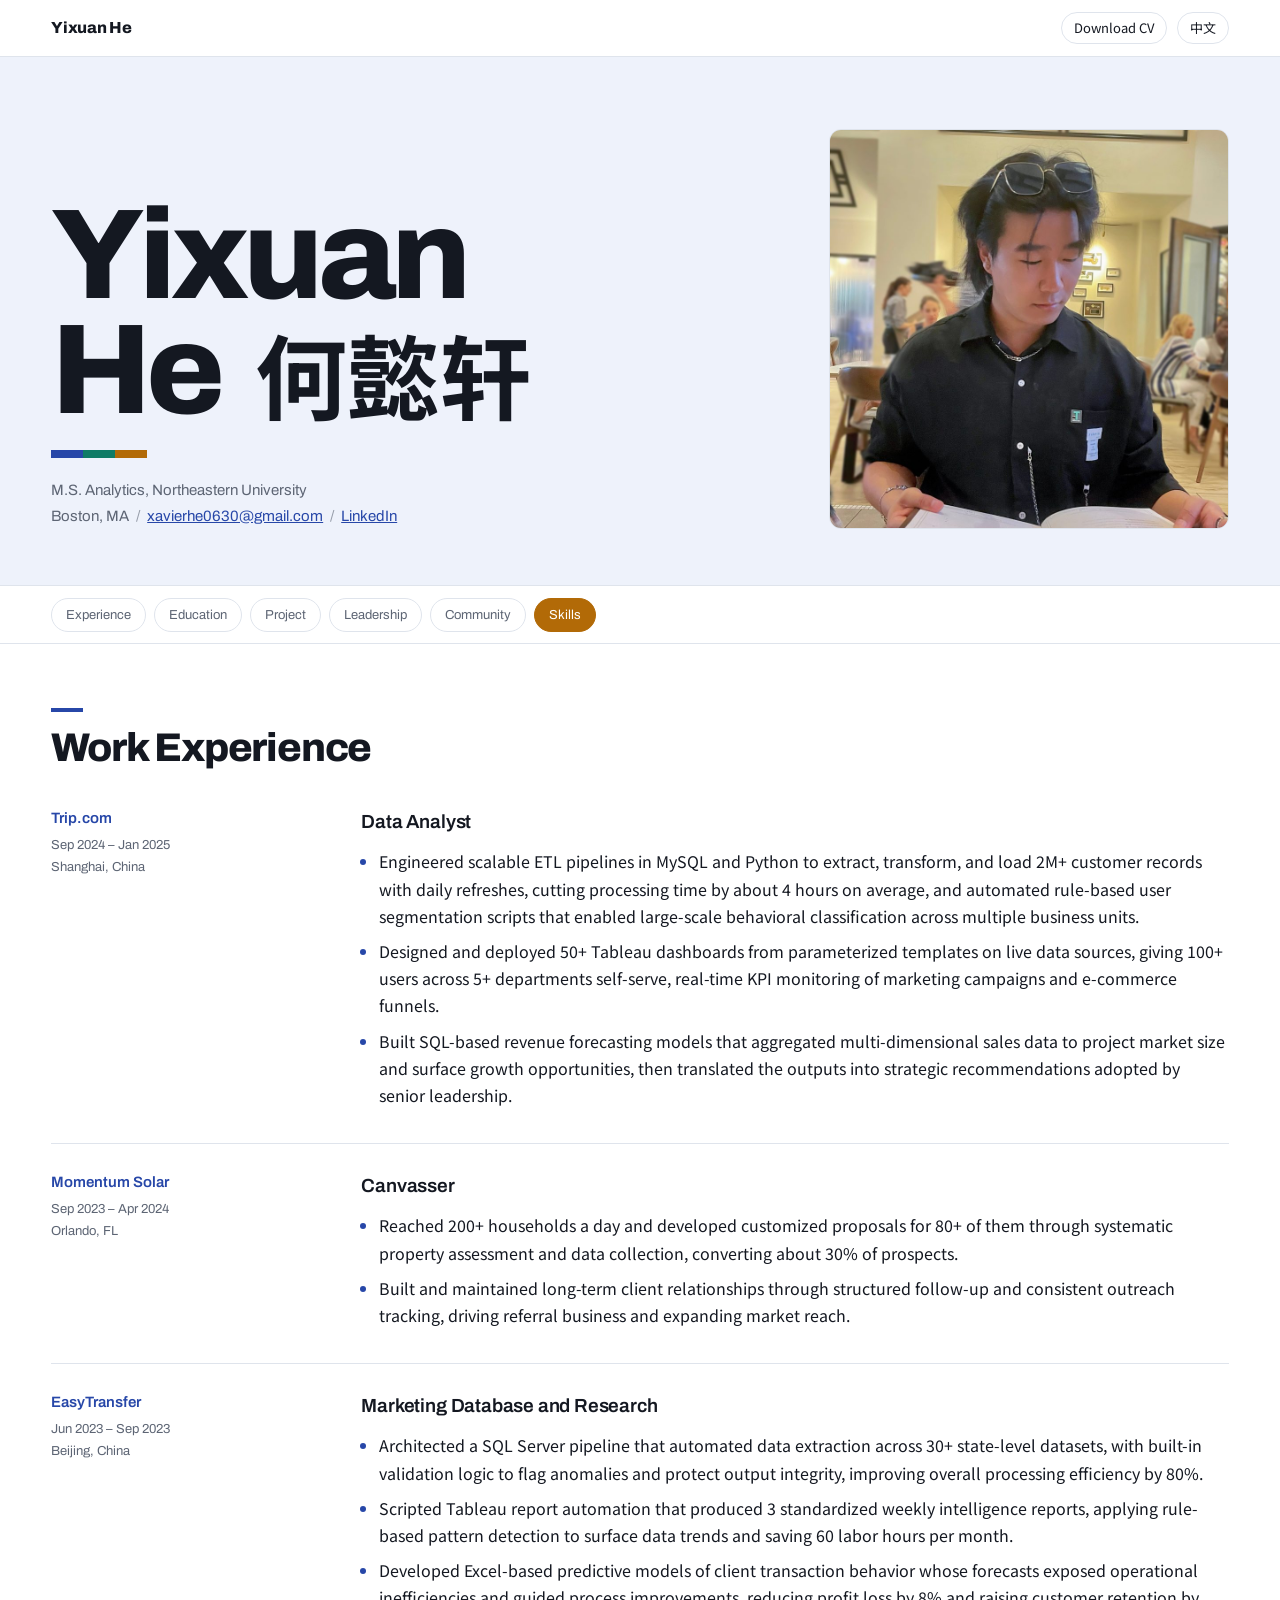
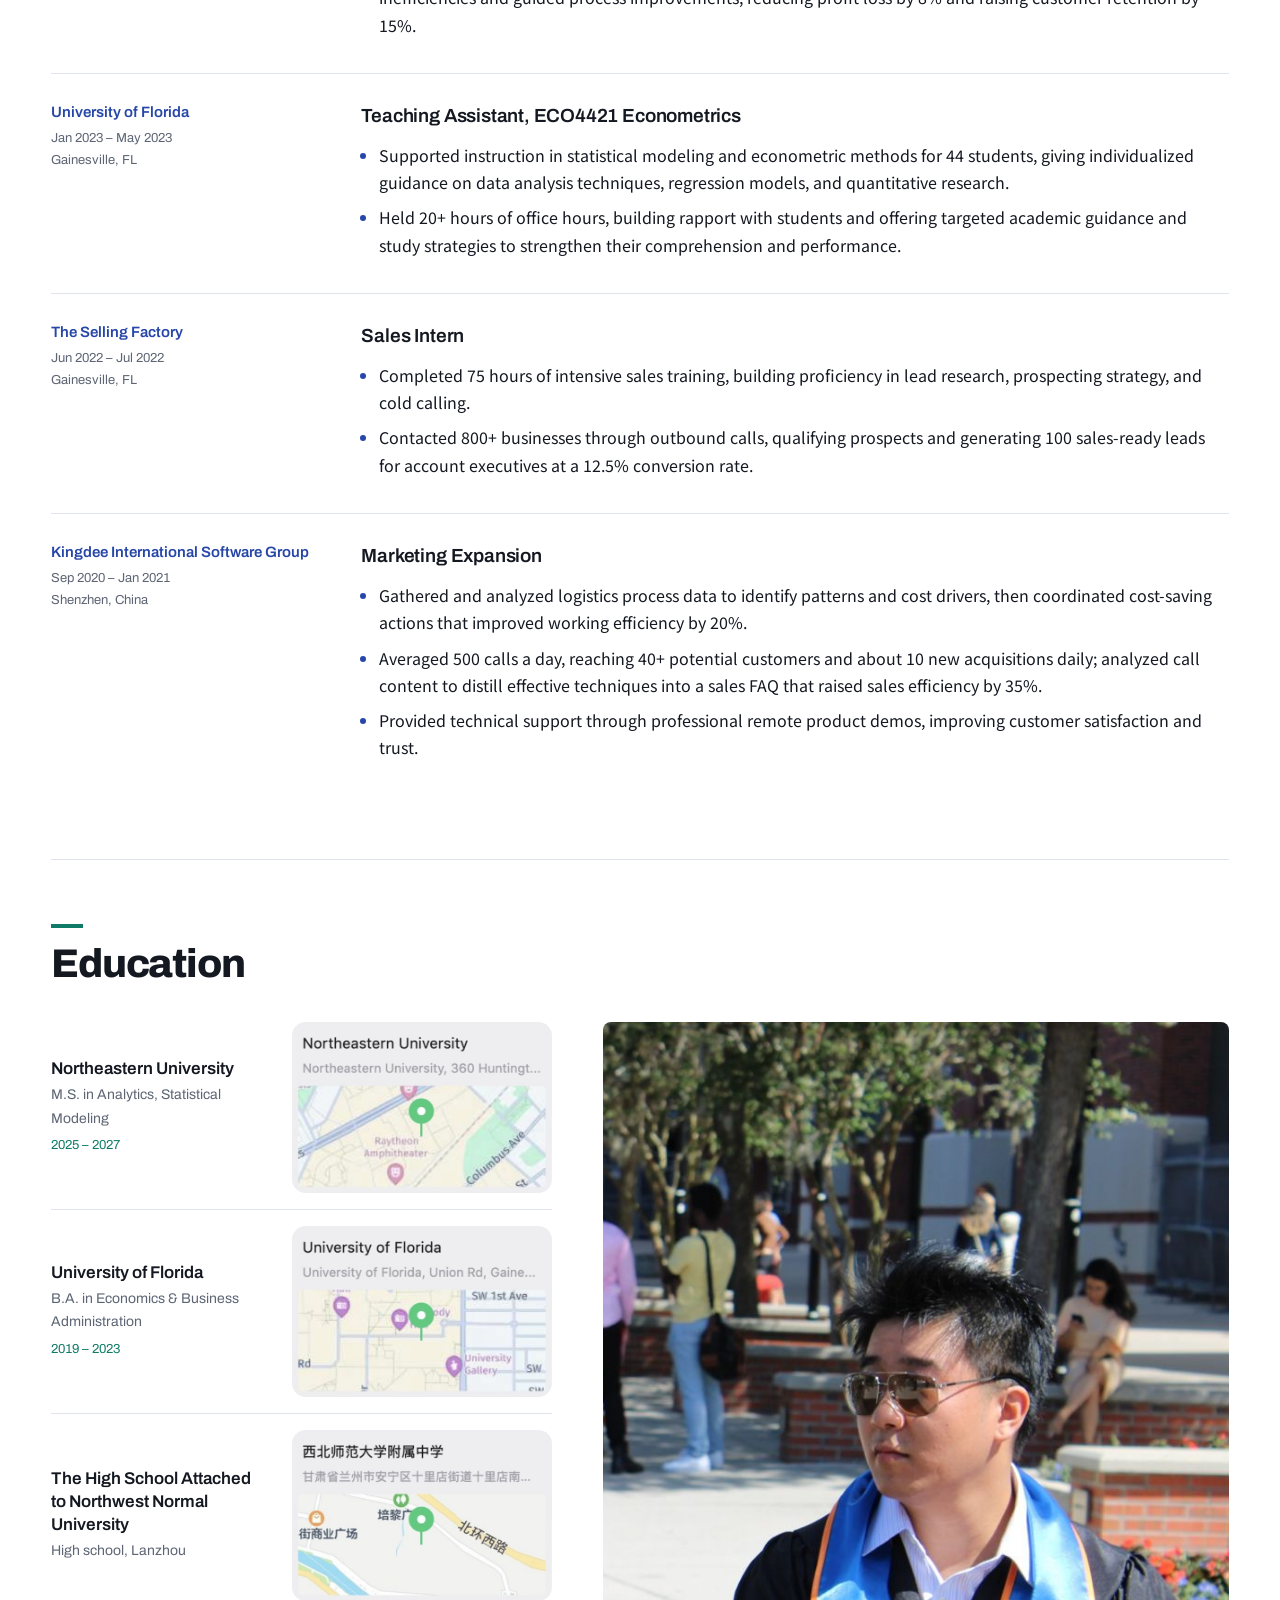
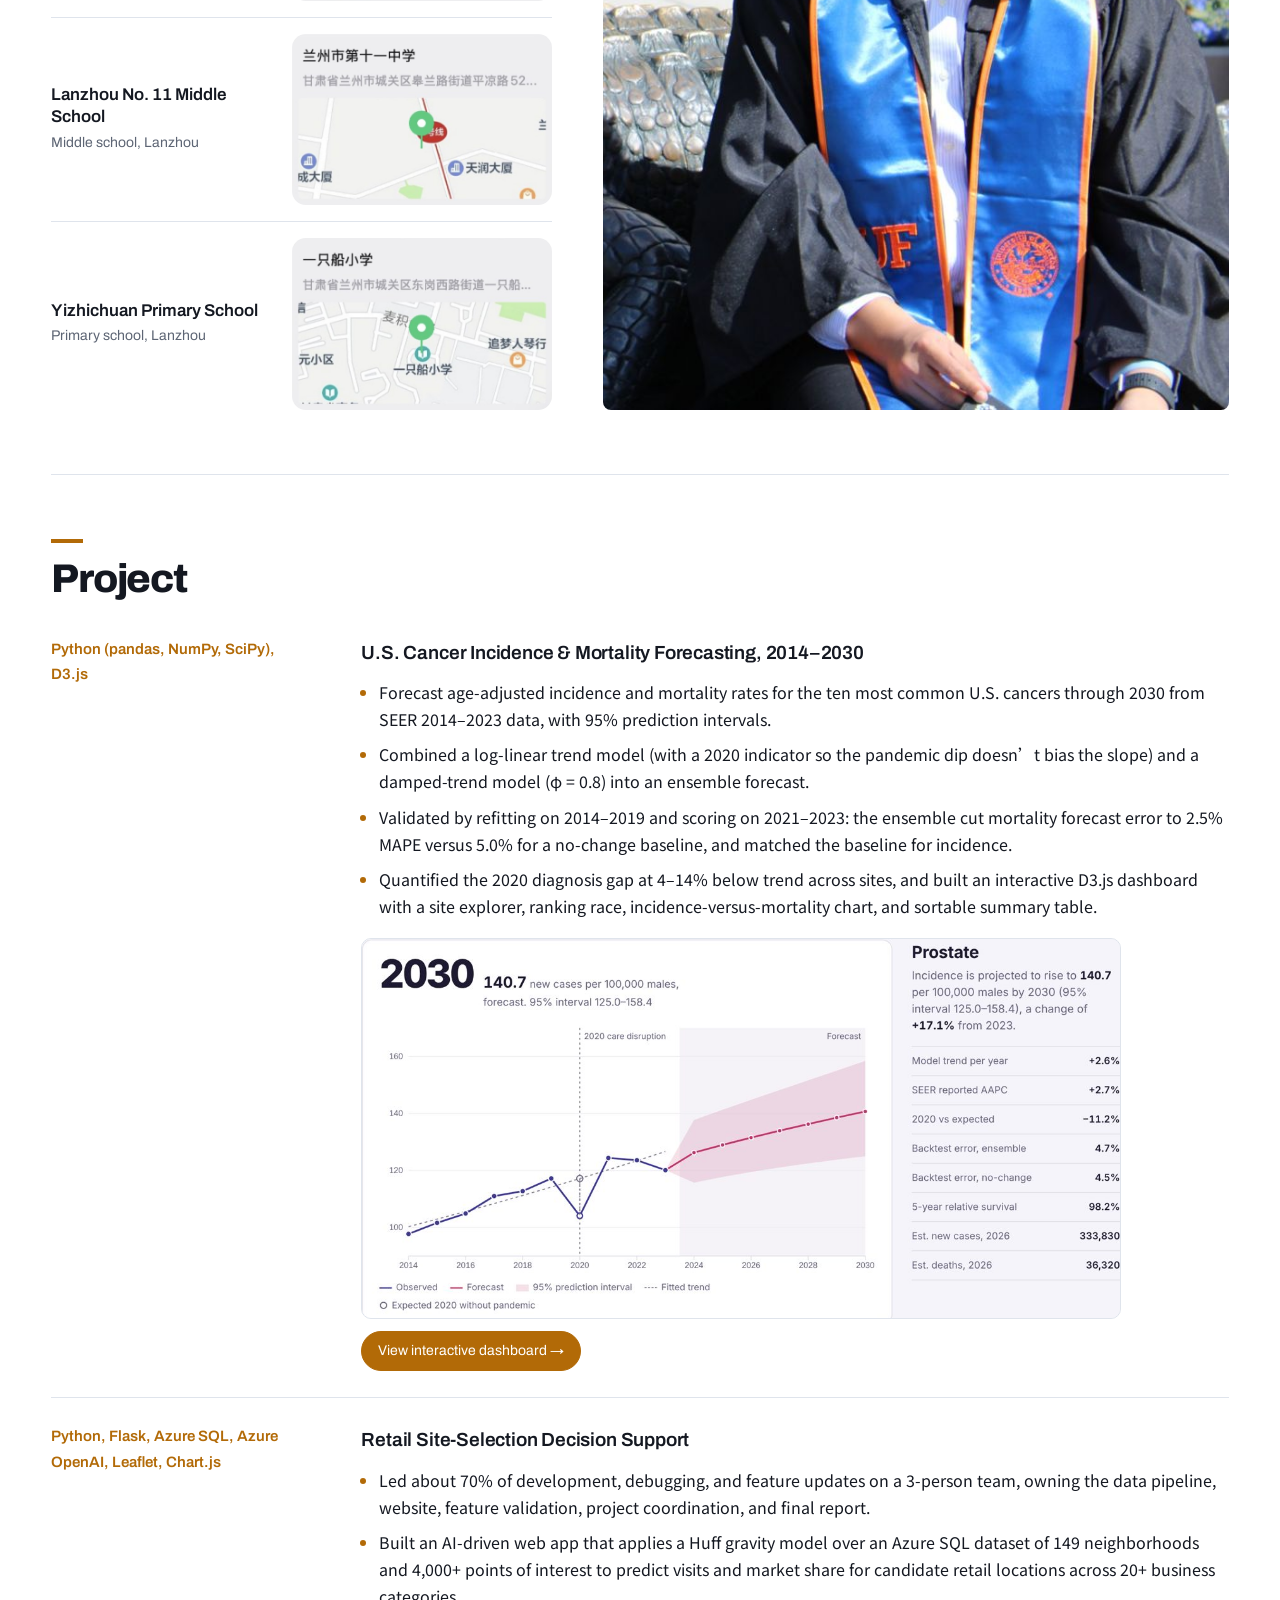
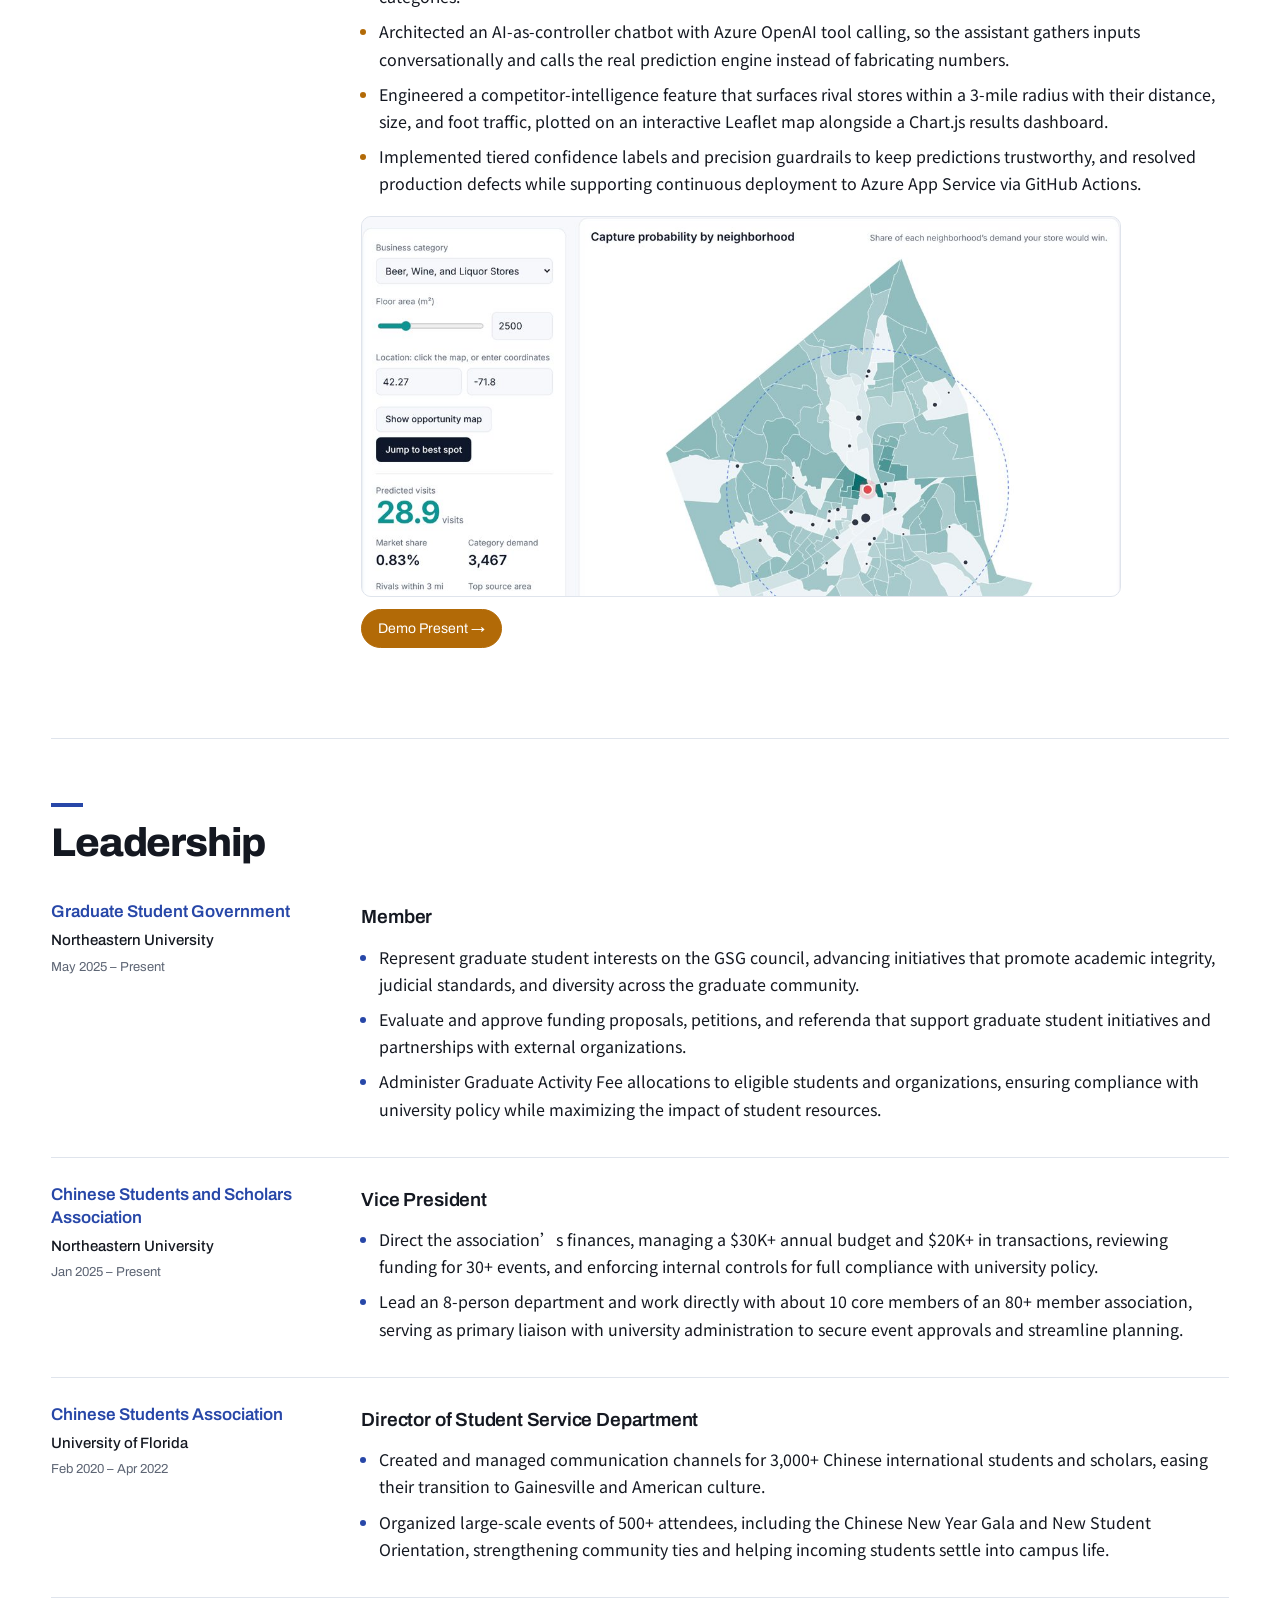
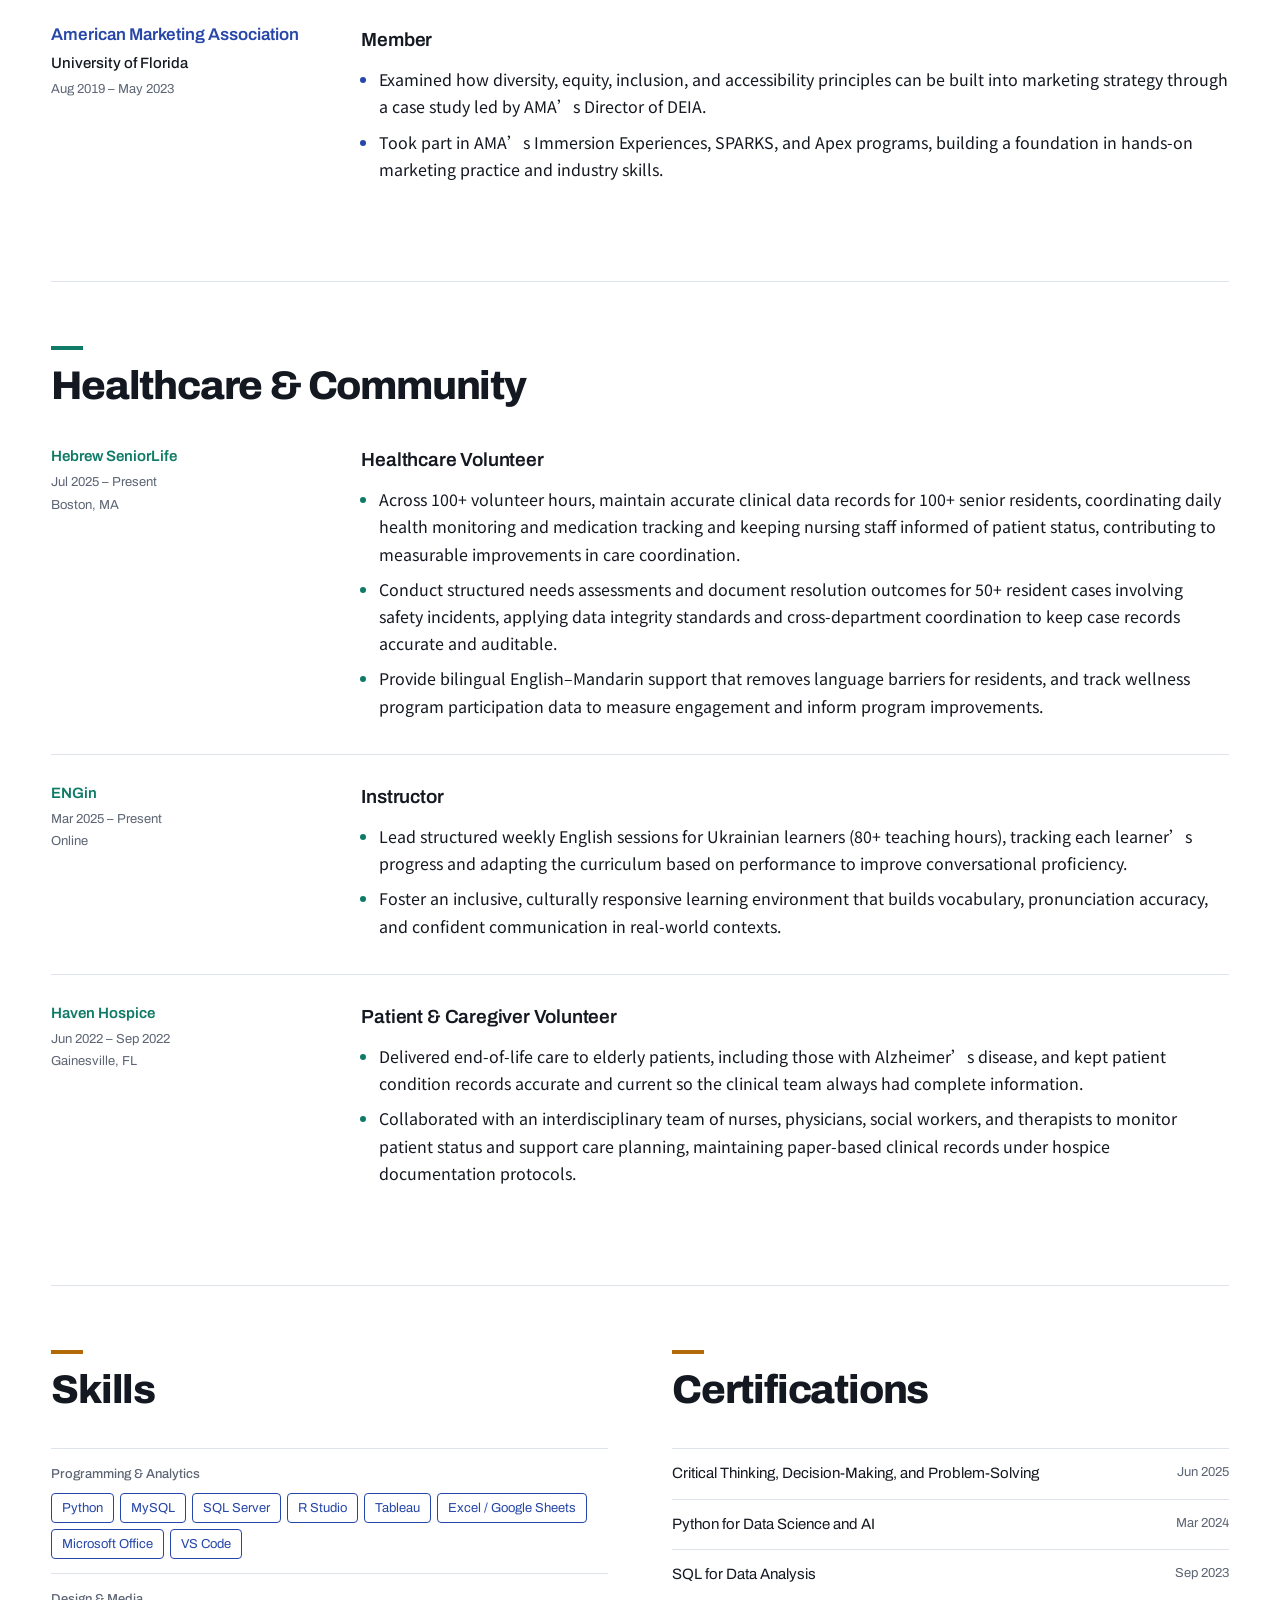
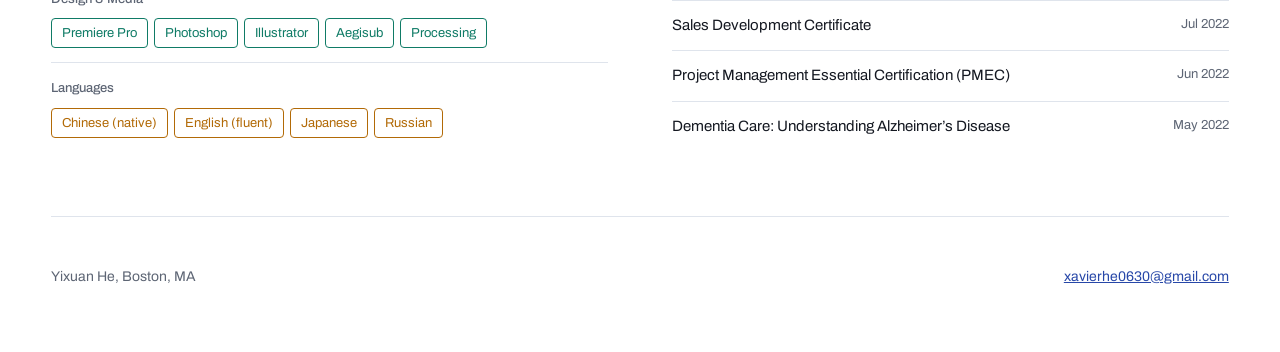
<file: resume/index.html>
<!DOCTYPE html>
<html lang="en">
<head>
<meta charset="utf-8">
<meta name="viewport" content="width=device-width, initial-scale=1, viewport-fit=cover">
<title>Yixuan He | Resume</title>
<meta name="description" content="Yixuan He: M.S. Analytics at Northeastern University. Data analysis, SQL, Python, Tableau.">
<link rel="icon" href="data:,">
<link rel="preconnect" href="https://fonts.googleapis.com">
<link rel="preconnect" href="https://fonts.gstatic.com" crossorigin>
<link href="https://fonts.googleapis.com/css2?family=Archivo:wght@400;500;600;800&family=Noto+Sans+SC:wght@400;500;700&display=swap" rel="stylesheet">
<link rel="stylesheet" href="../css/site.css">
</head>
<body data-page="resume" class="standalone">
<nav class="nav" aria-label="Resume">
  <div class="nav-inner">
    <span class="brand">Yixuan He</span>
    <span class="spacer"></span>
    <a class="nav-btn" id="cvDownload" href="../assets/Yixuan_CV.pdf" download="Yixuan_CV.pdf" data-en="Download CV">下载简历</a>
    <button type="button" class="nav-btn" data-lang-toggle>EN</button>
  </div>
</nav>
<main class="page active p1">
  <div id="resume-root"></div>
</main>
<script>window.SITE_BASE = "../";</script>
<script src="../js/i18n.js"></script>
<script src="../js/resume-data.js"></script>
<script src="../js/resume.js"></script>
<script>
/* 简历下载：普通网站直接下载简历文件；在 claude.ai 预览里改用预览环境的下载功能 */
(function () {
  var a = document.getElementById("cvDownload");
  a.addEventListener("click", function (e) {
    if (!window.claude || !window.claude.use) return;
    e.preventDefault();
    window.claude.use("downloads").then(function (dl) {
      if (!dl) return;
      var href = a.getAttribute("href"), get;
      if (href.indexOf("data:") === 0) {
        var bin = atob(href.split(",")[1]), bytes = new Uint8Array(bin.length);
        for (var i = 0; i < bin.length; i++) bytes[i] = bin.charCodeAt(i);
        get = Promise.resolve(bytes);
      } else {
        get = fetch(href).then(function (r) { return r.arrayBuffer(); });
      }
      return get.then(function (data) { return dl.save({ filename: "Yixuan_CV.pdf", data: data }); });
    }).catch(function () {});
  });
})();
</script>
</body>
</html>
</file>
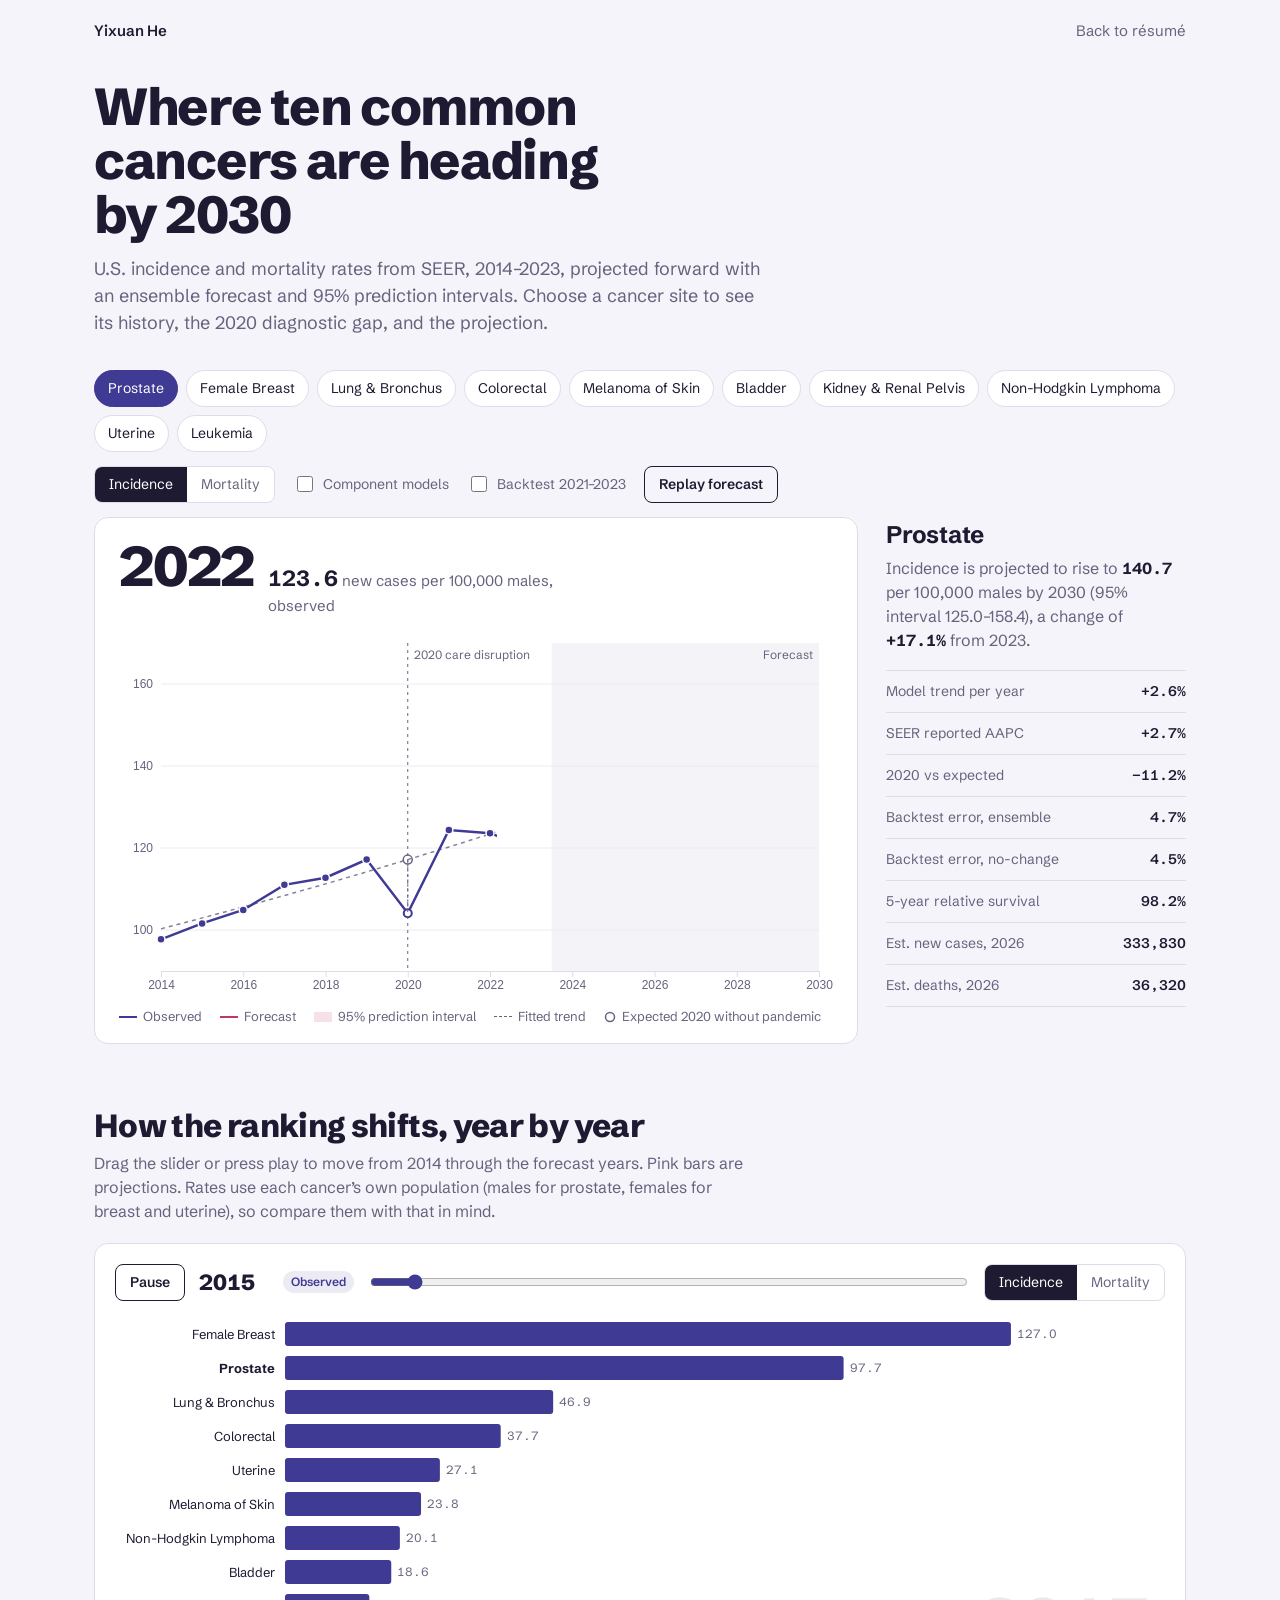
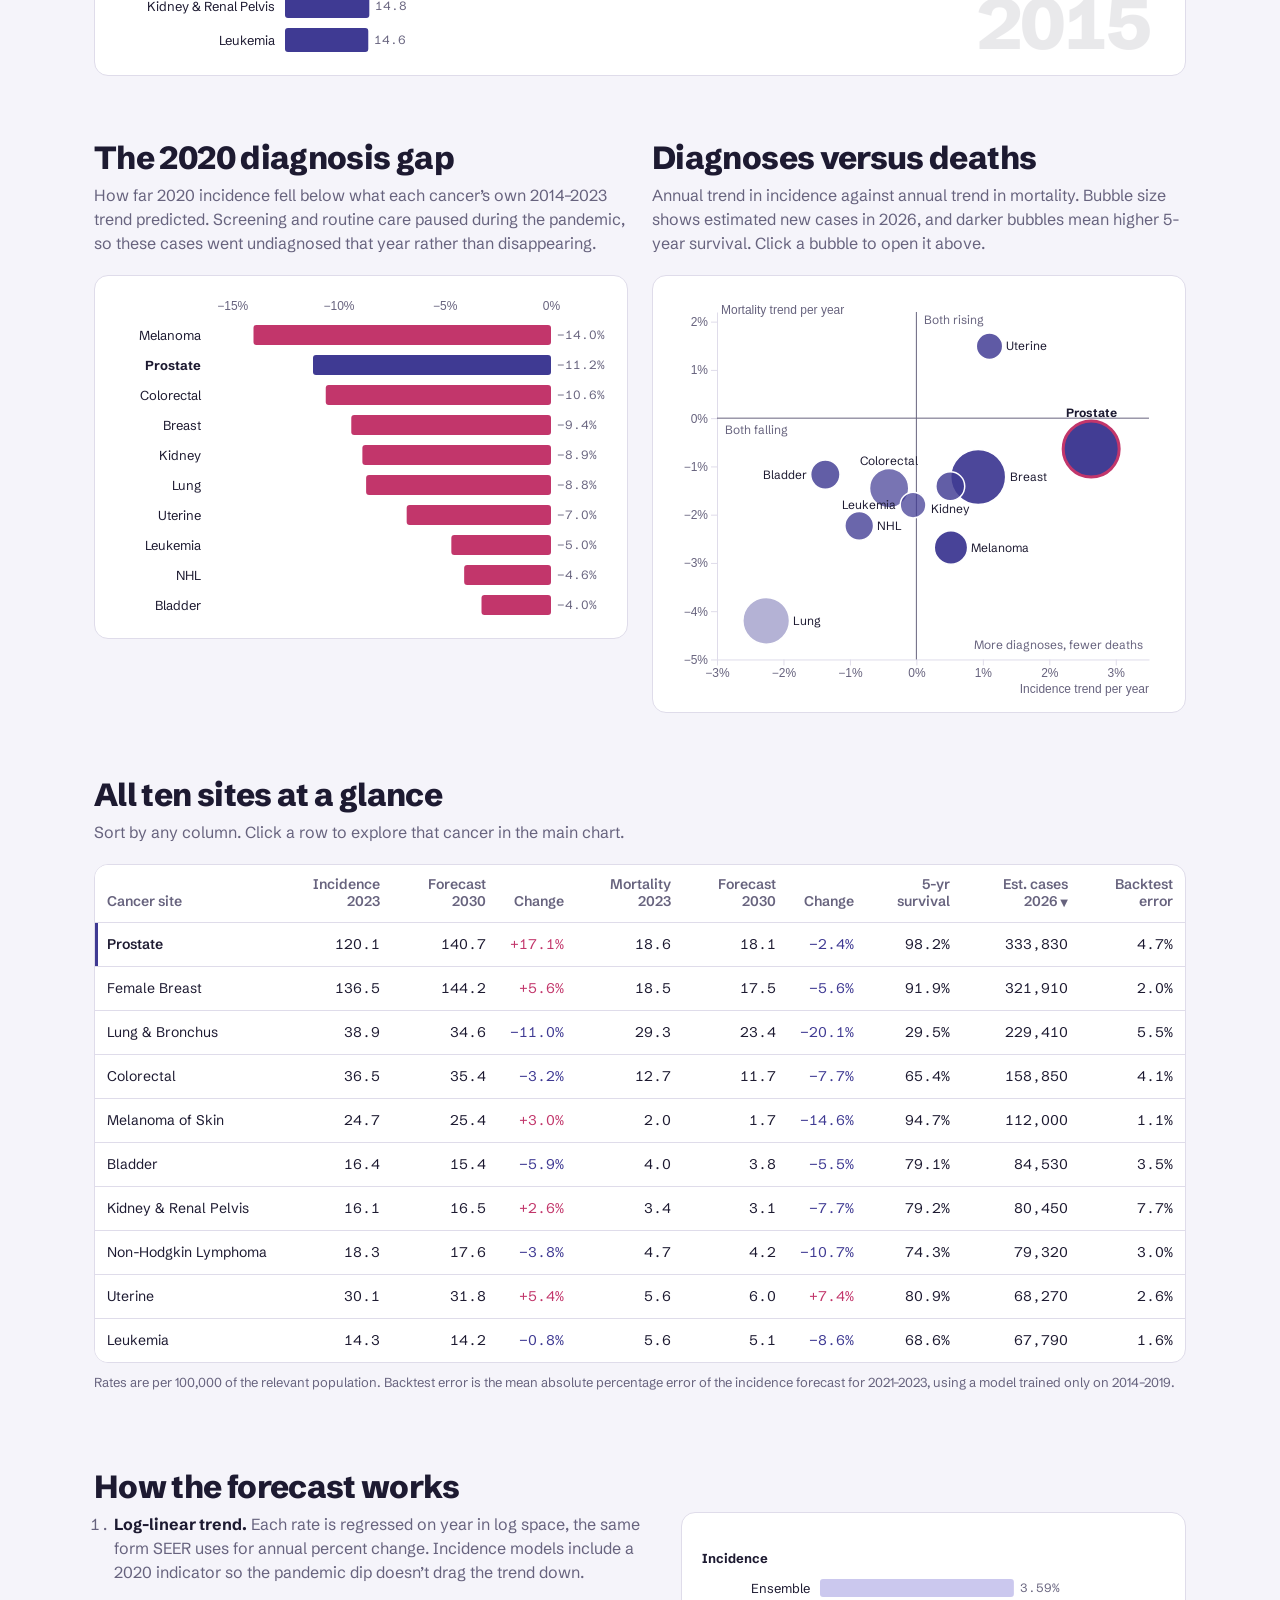
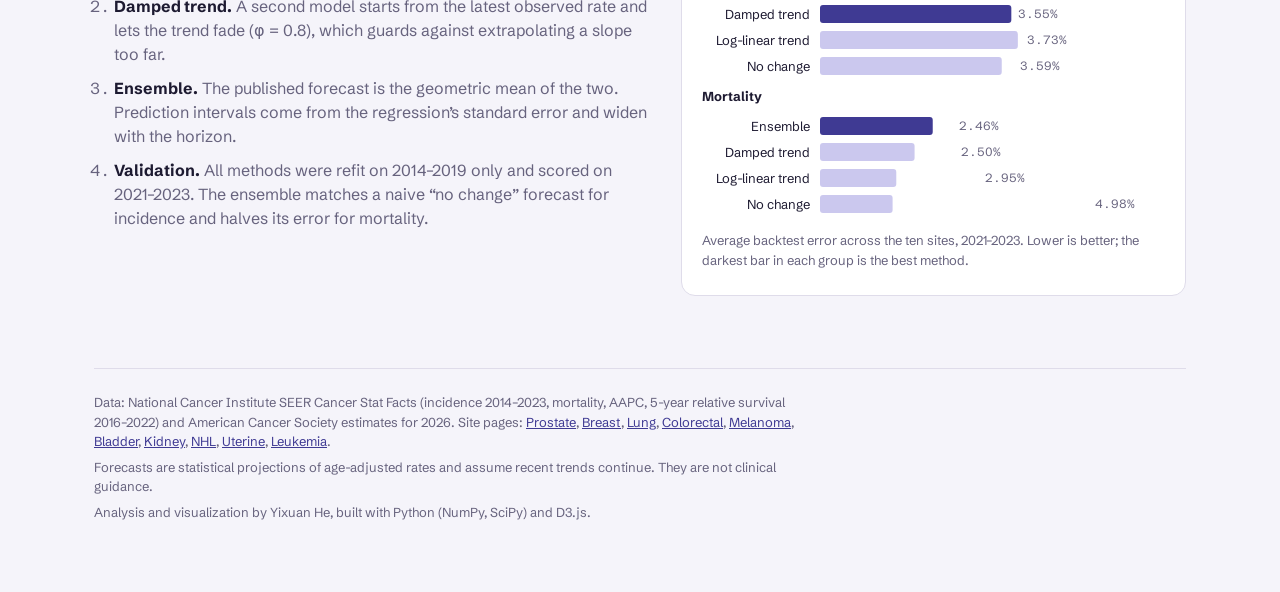
<file: projects/cancer-forecast/index.html>
<!DOCTYPE html>
<html lang="en">
<head>
<meta charset="utf-8">
<meta name="viewport" content="width=device-width, initial-scale=1, viewport-fit=cover">
<title>Cancer Trends and Forecasts, 2014–2030 | Yixuan He</title>
<meta name="description" content="Interactive analysis and 2030 forecasts of incidence and mortality for the ten most common cancers in the U.S., based on SEER data.">
<link rel="icon" href="data:,">
<link rel="preconnect" href="https://fonts.googleapis.com">
<link rel="preconnect" href="https://fonts.gstatic.com" crossorigin>
<link href="https://fonts.googleapis.com/css2?family=Schibsted+Grotesk:wght@400;500;600;700;800&display=swap" rel="stylesheet">
<style>
:root{
  --bg:#F5F4FA; --surface:#FFFFFF; --ink:#1D1A31; --muted:#67637E; --rule:#DFDCEA; --grid:#ECEAF3;
  --hema:#3F3A93; --hema-soft:#CBC8EE; --eosin:#C2366B; --eosin-band:rgba(194,54,107,.15);
  --focus:#C2366B;
  color-scheme:light;
}
@media (prefers-color-scheme:dark){
  :root:not([data-theme="light"]){
    --bg:#14121D; --surface:#1C1A29; --ink:#ECEAF6; --muted:#A4A1BA; --rule:#302D44; --grid:#26233A;
    --hema:#9F99F2; --hema-soft:#4A4580; --eosin:#F27DA8; --eosin-band:rgba(242,125,168,.18);
    --focus:#F27DA8; color-scheme:dark;
  }
}
:root[data-theme="dark"]{
  --bg:#14121D; --surface:#1C1A29; --ink:#ECEAF6; --muted:#A4A1BA; --rule:#302D44; --grid:#26233A;
  --hema:#9F99F2; --hema-soft:#4A4580; --eosin:#F27DA8; --eosin-band:rgba(242,125,168,.18);
  --focus:#F27DA8; color-scheme:dark;
}
*{box-sizing:border-box}
:root{padding-top:env(safe-area-inset-top,0px);padding-bottom:env(safe-area-inset-bottom,0px)}
html{scroll-padding-top:env(safe-area-inset-top,0px);scroll-behavior:smooth}
@media (prefers-reduced-motion:reduce){html{scroll-behavior:auto}}
body{margin:0;background:var(--bg);color:var(--ink);
  font-family:"Schibsted Grotesk",system-ui,-apple-system,"Segoe UI",Roboto,"Helvetica Neue",Arial,sans-serif;
  font-size:16px;line-height:1.5;-webkit-font-smoothing:antialiased}
.wrap{max-width:1140px;margin:0 auto;padding:0 24px}
a{color:var(--hema)}
:focus-visible{outline:2px solid var(--focus);outline-offset:2px;border-radius:4px}
.num{font-variant-numeric:tabular-nums}

/* top bar */
.top{display:flex;justify-content:space-between;align-items:center;padding:20px 0 8px;font-size:15px}
.top a{color:var(--muted);text-decoration:none}
.top a:hover{color:var(--ink)}
.top .me{color:var(--ink);font-weight:600}

/* hero */
.hero{padding:28px 0 8px}
h1{font-size:clamp(30px,4.6vw,52px);line-height:1.04;letter-spacing:-.025em;font-weight:800;margin:0 0 14px;max-width:16ch}
.lede{color:var(--muted);font-size:18px;max-width:62ch;margin:0 0 26px}
.chips{display:flex;flex-wrap:wrap;gap:8px;margin:0 0 14px}
@media (max-width:560px){.chips{flex-wrap:nowrap;overflow-x:auto;margin:0 -16px 14px;padding:2px 16px 6px;scrollbar-width:none}.chips::-webkit-scrollbar{display:none}.chip{flex:none}}
.chip{font:inherit;font-size:14px;padding:7px 13px;border-radius:999px;border:1px solid var(--rule);
  background:var(--surface);color:var(--ink);cursor:pointer}
.chip:hover{border-color:var(--hema)}
.chip[aria-pressed="true"]{background:var(--hema);border-color:var(--hema);color:var(--surface)}
.controls{display:flex;flex-wrap:wrap;gap:10px 18px;align-items:center;margin-bottom:14px}
.seg{display:inline-flex;border:1px solid var(--rule);border-radius:8px;overflow:hidden;background:var(--surface)}
.seg button{font:inherit;font-size:14px;padding:7px 14px;border:0;background:transparent;color:var(--muted);cursor:pointer}
.seg button[aria-pressed="true"]{background:var(--ink);color:var(--surface)}
.toggle{display:inline-flex;align-items:center;gap:7px;font-size:14px;color:var(--muted);cursor:pointer}
.toggle input{accent-color:var(--hema);width:16px;height:16px}
.btn{font:inherit;font-size:14px;font-weight:600;padding:7px 14px;border-radius:8px;border:1px solid var(--ink);
  background:transparent;color:var(--ink);cursor:pointer}
.btn:hover{background:var(--ink);color:var(--surface)}

.stage{display:grid;grid-template-columns:minmax(0,1fr) 300px;gap:28px;align-items:start}
.panel{background:var(--surface);border:1px solid var(--rule);border-radius:14px;padding:20px 20px 12px}
.readout{display:flex;align-items:baseline;gap:14px;flex-wrap:wrap;margin:0 0 4px 4px;min-height:64px}
.readout .yr{font-size:56px;font-weight:800;letter-spacing:-.04em;line-height:1}
.readout .val{font-size:15px;color:var(--muted);max-width:34ch}
.readout .val b{color:var(--ink);font-size:22px;font-weight:700}
.chart{width:100%;position:relative}
.chart svg{display:block;overflow:visible}
.legend{display:flex;flex-wrap:wrap;gap:6px 18px;font-size:13px;color:var(--muted);margin:6px 4px 4px}
.legend span{display:inline-flex;align-items:center;gap:6px}
.sw{display:inline-block;width:18px;height:0;border-top:2.5px solid var(--hema)}
.sw.fc{border-color:var(--eosin)}
.sw.band{height:10px;border:0;background:var(--eosin-band)}
.sw.fit{border-top:1.5px dashed var(--muted)}
.sw.bt{width:8px;height:8px;border:1.5px solid var(--eosin);transform:rotate(45deg)}
.sw.mt{border-top:1.5px solid var(--eosin);opacity:.55}
.sw.md{border-top:1.5px dashed var(--eosin);opacity:.55}

aside.story h2{font-size:24px;line-height:1.15;margin:4px 0 8px;letter-spacing:-.01em}
aside.story p{margin:0 0 18px;color:var(--muted)}
aside.story p b{color:var(--ink)}
dl.facts{margin:0;display:grid;grid-template-columns:1fr auto;border-top:1px solid var(--rule)}
dl.facts dt,dl.facts dd{padding:10px 0;border-bottom:1px solid var(--rule);margin:0;font-size:14px}
dl.facts dt{color:var(--muted)}
dl.facts dd{text-align:right;font-weight:600;font-variant-numeric:tabular-nums}
.note{font-size:13px;color:var(--muted);margin-top:10px}

/* sections */
section.block{padding:64px 0 0}
.block h2.sec{font-size:clamp(24px,3vw,32px);letter-spacing:-.02em;line-height:1.1;margin:0 0 8px;font-weight:800}
.block .sub{color:var(--muted);max-width:66ch;margin:0 0 20px}
.two{display:grid;grid-template-columns:1fr 1fr;gap:24px}
.race-ctrl{display:flex;align-items:center;gap:14px;flex-wrap:wrap;margin:0 0 10px}
.race-ctrl input[type=range]{flex:1;min-width:160px;accent-color:var(--hema)}
.race-ctrl .yr{font-weight:800;font-size:22px;min-width:3.2em}
.badge{font-size:12px;font-weight:600;padding:2px 8px;border-radius:999px;background:var(--eosin-band);color:var(--eosin)}
.badge.obs{background:var(--grid);color:var(--hema)}

.tbl-wrap{overflow-x:auto;background:var(--surface);border:1px solid var(--rule);border-radius:14px}
table{border-collapse:collapse;width:100%;font-size:14px;min-width:760px}
th,td{padding:11px 12px;text-align:right;border-bottom:1px solid var(--rule);white-space:nowrap}
thead th{white-space:normal;vertical-align:bottom;line-height:1.25}
th:first-child,td:first-child{position:sticky;left:0;background:var(--surface);z-index:1}
tbody tr:hover td{background:var(--grid)}
th:first-child,td:first-child{text-align:left}
thead th{font-weight:600;color:var(--muted);cursor:pointer;user-select:none;position:relative}
thead th:hover{color:var(--ink)}
thead th[aria-sort="ascending"]::after{content:" ▲";font-size:10px}
thead th[aria-sort="descending"]::after{content:" ▼";font-size:10px}
tbody tr{cursor:pointer}
tbody tr.sel td:first-child{box-shadow:inset 3px 0 0 var(--hema);font-weight:600}
tbody tr:last-child td{border-bottom:0}
td.up{color:var(--eosin)} td.down{color:var(--hema)}

.method{display:grid;grid-template-columns:1.1fr 1fr;gap:32px;align-items:start}
.method ol{margin:0;padding-left:20px;color:var(--muted)}
.method ol li{margin-bottom:10px}
.method ol li b{color:var(--ink)}

footer{margin:72px 0 0;padding:24px 0 48px;border-top:1px solid var(--rule);font-size:13px;color:var(--muted)}
footer p{margin:0 0 6px;max-width:90ch}

/* svg */
.axis text{fill:var(--muted);font-size:12px;font-family:inherit}
.axis path,.axis line{stroke:var(--rule)}
.gridline{stroke:var(--grid)}
.fc-zone{fill:var(--grid);opacity:.55}
.zone-label{fill:var(--muted);font-size:12px}
.obs-line{fill:none;stroke:var(--hema);stroke-width:2.5}
.fc-line{fill:none;stroke:var(--eosin);stroke-width:2.5}
.band{fill:var(--eosin-band)}
.fit-line{fill:none;stroke:var(--muted);stroke-width:1.5;stroke-dasharray:4 4;opacity:.8}
.m-trend{fill:none;stroke:var(--eosin);stroke-width:1.5;opacity:.55}
.m-damp{fill:none;stroke:var(--eosin);stroke-width:1.5;stroke-dasharray:5 4;opacity:.55}
.pt{fill:var(--hema);stroke:var(--surface);stroke-width:1.5}
.pt.covid{fill:var(--surface);stroke:var(--hema);stroke-width:2}
.pt.fc{fill:var(--eosin)}
.exp-pt{fill:none;stroke:var(--muted);stroke-width:1.5}
.gap-line{stroke:var(--muted);stroke-width:1.2;stroke-dasharray:2 3}
.covid-rule{stroke:var(--muted);stroke-width:1;stroke-dasharray:3 4}
.covid-label{fill:var(--muted);font-size:12px}
.bt-pt{fill:var(--surface);stroke:var(--eosin);stroke-width:1.6}
.bt-rule{stroke:var(--eosin);stroke-width:1;stroke-dasharray:2 3;opacity:.7}
.cross{stroke:var(--ink);stroke-width:1;opacity:.35}
.hover-dot{fill:var(--ink)}
.bar-obs{fill:var(--hema)}
.bar-fc{fill:var(--eosin)}
.bar-label{fill:var(--ink);font-size:13px}
.bar-val{fill:var(--muted);font-size:12px;font-variant-numeric:tabular-nums}
.bar-sel{font-weight:700}
.big-year{fill:var(--ink);opacity:.09;font-size:72px;font-weight:800;letter-spacing:-.04em}
.gap-bar{fill:var(--eosin)}
.gap-bar.sel{fill:var(--hema)}
.zero{stroke:var(--muted);stroke-width:1}
.quad{fill:var(--muted);font-size:12px}
.bub{fill:var(--hema);stroke:var(--surface);stroke-width:1.5;cursor:pointer}
.bub.sel{stroke:var(--eosin);stroke-width:3}
.bub-label{fill:var(--ink);font-size:12px;pointer-events:none}
.mb-bar{fill:var(--hema-soft)}
.mb-bar.best{fill:var(--hema)}
.tip{position:absolute;pointer-events:none;background:var(--ink);color:var(--surface);font-size:13px;line-height:1.4;
  padding:8px 10px;border-radius:8px;max-width:240px;opacity:0;transition:opacity .12s}
.tip b{font-weight:700}

@media (max-width:900px){
  .stage{grid-template-columns:1fr}
  .two,.method{grid-template-columns:1fr}
}
@media (max-width:560px){
  .wrap{padding:0 16px}
  .readout .yr{font-size:42px}
  .panel{padding:14px 12px 8px}
  .lede{font-size:16px}
}
</style>
</head>
<body>
<div class="wrap">
  <nav class="top" aria-label="Site">
    <a class="me" href="../../">Yixuan He</a>
    <a href="../../resume/#project">Back to résumé</a>
  </nav>

  <header class="hero">
    <h1>Where ten common cancers are heading by 2030</h1>
    <p class="lede">U.S. incidence and mortality rates from SEER, 2014–2023, projected forward with an ensemble forecast and 95% prediction intervals. Choose a cancer site to see its history, the 2020 diagnostic gap, and the projection.</p>
  </header>

  <div class="chips" id="chips" role="group" aria-label="Cancer site"></div>
  <div class="controls">
    <div class="seg" role="group" aria-label="Measure" id="metric-seg">
      <button type="button" data-m="inc" aria-pressed="true">Incidence</button>
      <button type="button" data-m="death" aria-pressed="false">Mortality</button>
    </div>
    <label class="toggle"><input type="checkbox" id="t-models"> Component models</label>
    <label class="toggle"><input type="checkbox" id="t-bt"> Backtest 2021–2023</label>
    <button type="button" class="btn" id="replay">Replay forecast</button>
  </div>

  <div class="stage">
    <div class="panel">
      <div class="readout" aria-live="polite">
        <div class="yr num" id="ro-year">2030</div>
        <div class="val" id="ro-val"></div>
      </div>
      <div class="chart" id="hero-chart"></div>
      <div class="legend" id="hero-legend"></div>
    </div>
    <aside class="story" id="story" aria-live="polite"></aside>
  </div>

  <section class="block" aria-labelledby="race-h">
    <h2 class="sec" id="race-h">How the ranking shifts, year by year</h2>
    <p class="sub">Drag the slider or press play to move from 2014 through the forecast years. Pink bars are projections. Rates use each cancer’s own population (males for prostate, females for breast and uterine), so compare them with that in mind.</p>
    <div class="panel">
      <div class="race-ctrl">
        <button type="button" class="btn" id="race-play">Play</button>
        <span class="yr num" id="race-year">2023</span>
        <span class="badge obs" id="race-badge">Observed</span>
        <input type="range" id="race-slider" min="2014" max="2030" step="1" value="2023" aria-label="Year">
        <div class="seg" role="group" aria-label="Measure for ranking" id="race-seg">
          <button type="button" data-m="inc" aria-pressed="true">Incidence</button>
          <button type="button" data-m="death" aria-pressed="false">Mortality</button>
        </div>
      </div>
      <div class="chart" id="race-chart"></div>
    </div>
  </section>

  <section class="block" aria-labelledby="gap-h">
    <div class="two">
      <div>
        <h2 class="sec" id="gap-h">The 2020 diagnosis gap</h2>
        <p class="sub">How far 2020 incidence fell below what each cancer’s own 2014–2023 trend predicted. Screening and routine care paused during the pandemic, so these cases went undiagnosed that year rather than disappearing.</p>
        <div class="panel"><div class="chart" id="gap-chart"></div></div>
      </div>
      <div>
        <h2 class="sec" id="quad-h">Diagnoses versus deaths</h2>
        <p class="sub">Annual trend in incidence against annual trend in mortality. Bubble size shows estimated new cases in 2026, and darker bubbles mean higher 5-year survival. Click a bubble to open it above.</p>
        <div class="panel"><div class="chart" id="quad-chart"></div></div>
      </div>
    </div>
  </section>

  <section class="block" aria-labelledby="tbl-h">
    <h2 class="sec" id="tbl-h">All ten sites at a glance</h2>
    <p class="sub">Sort by any column. Click a row to explore that cancer in the main chart.</p>
    <div class="tbl-wrap">
      <table id="tbl">
        <thead><tr>
          <th data-k="site" scope="col">Cancer site</th>
          <th data-k="inc23" scope="col">Incidence 2023</th>
          <th data-k="inc30" scope="col">Forecast 2030</th>
          <th data-k="incChg" scope="col">Change</th>
          <th data-k="d23" scope="col">Mortality 2023</th>
          <th data-k="d30" scope="col">Forecast 2030</th>
          <th data-k="dChg" scope="col">Change</th>
          <th data-k="surv" scope="col">5-yr survival</th>
          <th data-k="cases" scope="col">Est. cases 2026</th>
          <th data-k="mape" scope="col">Backtest error</th>
        </tr></thead>
        <tbody></tbody>
      </table>
    </div>
    <p class="note">Rates are per 100,000 of the relevant population. Backtest error is the mean absolute percentage error of the incidence forecast for 2021–2023, using a model trained only on 2014–2019.</p>
  </section>

  <section class="block" aria-labelledby="m-h">
    <h2 class="sec" id="m-h">How the forecast works</h2>
    <div class="method">
      <ol>
        <li><b>Log-linear trend.</b> Each rate is regressed on year in log space, the same form SEER uses for annual percent change. Incidence models include a 2020 indicator so the pandemic dip doesn’t drag the trend down.</li>
        <li><b>Damped trend.</b> A second model starts from the latest observed rate and lets the trend fade (φ = <span id="phi"></span>), which guards against extrapolating a slope too far.</li>
        <li><b>Ensemble.</b> The published forecast is the geometric mean of the two. Prediction intervals come from the regression’s standard error and widen with the horizon.</li>
        <li><b>Validation.</b> All methods were refit on 2014–2019 only and scored on 2021–2023. The ensemble matches a naive “no change” forecast for incidence and halves its error for mortality.</li>
      </ol>
      <div class="panel">
        <div class="chart" id="mb-chart"></div>
        <p class="note">Average backtest error across the ten sites, 2021–2023. Lower is better; the darkest bar in each group is the best method.</p>
      </div>
    </div>
  </section>

  <footer>
    <p>Data: National Cancer Institute SEER Cancer Stat Facts (incidence 2014–2023, mortality, AAPC, 5-year relative survival 2016–2022) and American Cancer Society estimates for 2026. Site pages: <span id="src"></span>.</p>
    <p>Forecasts are statistical projections of age-adjusted rates and assume recent trends continue. They are not clinical guidance.</p>
    <p>Analysis and visualization by Yixuan He, built with Python (NumPy, SciPy) and D3.js.</p>
  </footer>
</div>
<div class="tip" id="tip" role="tooltip"></div>

<script>// https://d3js.org v7.9.0 Copyright 2010-2023 Mike Bostock
!function(t,n){"object"==typeof exports&&"undefined"!=typeof module?n(exports):"function"==typeof define&&define.amd?define(["exports"],n):n((t="undefined"!=typeof globalThis?globalThis:t||self).d3=t.d3||{})}(this,(function(t){"use strict";function n(t,n){return null==t||null==n?NaN:t<n?-1:t>n?1:t>=n?0:NaN}function e(t,n){return null==t||null==n?NaN:n<t?-1:n>t?1:n>=t?0:NaN}function r(t){let r,o,a;function u(t,n,e=0,i=t.length){if(e<i){if(0!==r(n,n))return i;do{const r=e+i>>>1;o(t[r],n)<0?e=r+1:i=r}while(e<i)}return e}return 2!==t.length?(r=n,o=(e,r)=>n(t(e),r),a=(n,e)=>t(n)-e):(r=t===n||t===e?t:i,o=t,a=t),{left:u,center:function(t,n,e=0,r=t.length){const i=u(t,n,e,r-1);return i>e&&a(t[i-1],n)>-a(t[i],n)?i-1:i},right:function(t,n,e=0,i=t.length){if(e<i){if(0!==r(n,n))return i;do{const r=e+i>>>1;o(t[r],n)<=0?e=r+1:i=r}while(e<i)}return e}}}function i(){return 0}function o(t){return null===t?NaN:+t}const a=r(n),u=a.right,c=a.left,f=r(o).center;var s=u;const l=d(y),h=d((function(t){const n=y(t);return(t,e,r,i,o)=>{n(t,e,(r<<=2)+0,(i<<=2)+0,o<<=2),n(t,e,r+1,i+1,o),n(t,e,r+2,i+2,o),n(t,e,r+3,i+3,o)}}));function d(t){return function(n,e,r=e){if(!((e=+e)>=0))throw new RangeError("invalid rx");if(!((r=+r)>=0))throw new RangeError("invalid ry");let{data:i,width:o,height:a}=n;if(!((o=Math.floor(o))>=0))throw new RangeError("invalid width");if(!((a=Math.floor(void 0!==a?a:i.length/o))>=0))throw new RangeError("invalid height");if(!o||!a||!e&&!r)return n;const u=e&&t(e),c=r&&t(r),f=i.slice();return u&&c?(p(u,f,i,o,a),p(u,i,f,o,a),p(u,f,i,o,a),g(c,i,f,o,a),g(c,f,i,o,a),g(c,i,f,o,a)):u?(p(u,i,f,o,a),p(u,f,i,o,a),p(u,i,f,o,a)):c&&(g(c,i,f,o,a),g(c,f,i,o,a),g(c,i,f,o,a)),n}}function p(t,n,e,r,i){for(let o=0,a=r*i;o<a;)t(n,e,o,o+=r,1)}function g(t,n,e,r,i){for(let o=0,a=r*i;o<r;++o)t(n,e,o,o+a,r)}function y(t){const n=Math.floor(t);if(n===t)return function(t){const n=2*t+1;return(e,r,i,o,a)=>{if(!((o-=a)>=i))return;let u=t*r[i];const c=a*t;for(let t=i,n=i+c;t<n;t+=a)u+=r[Math.min(o,t)];for(let t=i,f=o;t<=f;t+=a)u+=r[Math.min(o,t+c)],e[t]=u/n,u-=r[Math.max(i,t-c)]}}(t);const e=t-n,r=2*t+1;return(t,i,o,a,u)=>{if(!((a-=u)>=o))return;let c=n*i[o];const f=u*n,s=f+u;for(let t=o,n=o+f;t<n;t+=u)c+=i[Math.min(a,t)];for(let n=o,l=a;n<=l;n+=u)c+=i[Math.min(a,n+f)],t[n]=(c+e*(i[Math.max(o,n-s)]+i[Math.min(a,n+s)]))/r,c-=i[Math.max(o,n-f)]}}function v(t,n){let e=0;if(void 0===n)for(let n of t)null!=n&&(n=+n)>=n&&++e;else{let r=-1;for(let i of t)null!=(i=n(i,++r,t))&&(i=+i)>=i&&++e}return e}function _(t){return 0|t.length}function b(t){return!(t>0)}function m(t){return"object"!=typeof t||"length"in t?t:Array.from(t)}function x(t,n){let e,r=0,i=0,o=0;if(void 0===n)for(let n of t)null!=n&&(n=+n)>=n&&(e=n-i,i+=e/++r,o+=e*(n-i));else{let a=-1;for(let u of t)null!=(u=n(u,++a,t))&&(u=+u)>=u&&(e=u-i,i+=e/++r,o+=e*(u-i))}if(r>1)return o/(r-1)}function w(t,n){const e=x(t,n);return e?Math.sqrt(e):e}function M(t,n){let e,r;if(void 0===n)for(const n of t)null!=n&&(void 0===e?n>=n&&(e=r=n):(e>n&&(e=n),r<n&&(r=n)));else{let i=-1;for(let o of t)null!=(o=n(o,++i,t))&&(void 0===e?o>=o&&(e=r=o):(e>o&&(e=o),r<o&&(r=o)))}return[e,r]}class T{constructor(){this._partials=new Float64Array(32),this._n=0}add(t){const n=this._partials;let e=0;for(let r=0;r<this._n&&r<32;r++){const i=n[r],o=t+i,a=Math.abs(t)<Math.abs(i)?t-(o-i):i-(o-t);a&&(n[e++]=a),t=o}return n[e]=t,this._n=e+1,this}valueOf(){const t=this._partials;let n,e,r,i=this._n,o=0;if(i>0){for(o=t[--i];i>0&&(n=o,e=t[--i],o=n+e,r=e-(o-n),!r););i>0&&(r<0&&t[i-1]<0||r>0&&t[i-1]>0)&&(e=2*r,n=o+e,e==n-o&&(o=n))}return o}}class InternMap extends Map{constructor(t,n=N){if(super(),Object.defineProperties(this,{_intern:{value:new Map},_key:{value:n}}),null!=t)for(const[n,e]of t)this.set(n,e)}get(t){return super.get(A(this,t))}has(t){return super.has(A(this,t))}set(t,n){return super.set(S(this,t),n)}delete(t){return super.delete(E(this,t))}}class InternSet extends Set{constructor(t,n=N){if(super(),Object.defineProperties(this,{_intern:{value:new Map},_key:{value:n}}),null!=t)for(const n of t)this.add(n)}has(t){return super.has(A(this,t))}add(t){return super.add(S(this,t))}delete(t){return super.delete(E(this,t))}}function A({_intern:t,_key:n},e){const r=n(e);return t.has(r)?t.get(r):e}function S({_intern:t,_key:n},e){const r=n(e);return t.has(r)?t.get(r):(t.set(r,e),e)}function E({_intern:t,_key:n},e){const r=n(e);return t.has(r)&&(e=t.get(r),t.delete(r)),e}function N(t){return null!==t&&"object"==typeof t?t.valueOf():t}function k(t){return t}function C(t,...n){return F(t,k,k,n)}function P(t,...n){return F(t,Array.from,k,n)}function z(t,n){for(let e=1,r=n.length;e<r;++e)t=t.flatMap((t=>t.pop().map((([n,e])=>[...t,n,e]))));return t}function $(t,n,...e){return F(t,k,n,e)}function D(t,n,...e){return F(t,Array.from,n,e)}function R(t){if(1!==t.length)throw new Error("duplicate key");return t[0]}function F(t,n,e,r){return function t(i,o){if(o>=r.length)return e(i);const a=new InternMap,u=r[o++];let c=-1;for(const t of i){const n=u(t,++c,i),e=a.get(n);e?e.push(t):a.set(n,[t])}for(const[n,e]of a)a.set(n,t(e,o));return n(a)}(t,0)}function q(t,n){return Array.from(n,(n=>t[n]))}function U(t,...n){if("function"!=typeof t[Symbol.iterator])throw new TypeError("values is not iterable");t=Array.from(t);let[e]=n;if(e&&2!==e.length||n.length>1){const r=Uint32Array.from(t,((t,n)=>n));return n.length>1?(n=n.map((n=>t.map(n))),r.sort(((t,e)=>{for(const r of n){const n=O(r[t],r[e]);if(n)return n}}))):(e=t.map(e),r.sort(((t,n)=>O(e[t],e[n])))),q(t,r)}return t.sort(I(e))}function I(t=n){if(t===n)return O;if("function"!=typeof t)throw new TypeError("compare is not a function");return(n,e)=>{const r=t(n,e);return r||0===r?r:(0===t(e,e))-(0===t(n,n))}}function O(t,n){return(null==t||!(t>=t))-(null==n||!(n>=n))||(t<n?-1:t>n?1:0)}var B=Array.prototype.slice;function Y(t){return()=>t}const L=Math.sqrt(50),j=Math.sqrt(10),H=Math.sqrt(2);function X(t,n,e){const r=(n-t)/Math.max(0,e),i=Math.floor(Math.log10(r)),o=r/Math.pow(10,i),a=o>=L?10:o>=j?5:o>=H?2:1;let u,c,f;return i<0?(f=Math.pow(10,-i)/a,u=Math.round(t*f),c=Math.round(n*f),u/f<t&&++u,c/f>n&&--c,f=-f):(f=Math.pow(10,i)*a,u=Math.round(t/f),c=Math.round(n/f),u*f<t&&++u,c*f>n&&--c),c<u&&.5<=e&&e<2?X(t,n,2*e):[u,c,f]}function G(t,n,e){if(!((e=+e)>0))return[];if((t=+t)===(n=+n))return[t];const r=n<t,[i,o,a]=r?X(n,t,e):X(t,n,e);if(!(o>=i))return[];const u=o-i+1,c=new Array(u);if(r)if(a<0)for(let t=0;t<u;++t)c[t]=(o-t)/-a;else for(let t=0;t<u;++t)c[t]=(o-t)*a;else if(a<0)for(let t=0;t<u;++t)c[t]=(i+t)/-a;else for(let t=0;t<u;++t)c[t]=(i+t)*a;return c}function V(t,n,e){return X(t=+t,n=+n,e=+e)[2]}function W(t,n,e){e=+e;const r=(n=+n)<(t=+t),i=r?V(n,t,e):V(t,n,e);return(r?-1:1)*(i<0?1/-i:i)}function Z(t,n,e){let r;for(;;){const i=V(t,n,e);if(i===r||0===i||!isFinite(i))return[t,n];i>0?(t=Math.floor(t/i)*i,n=Math.ceil(n/i)*i):i<0&&(t=Math.ceil(t*i)/i,n=Math.floor(n*i)/i),r=i}}function K(t){return Math.max(1,Math.ceil(Math.log(v(t))/Math.LN2)+1)}function Q(){var t=k,n=M,e=K;function r(r){Array.isArray(r)||(r=Array.from(r));var i,o,a,u=r.length,c=new Array(u);for(i=0;i<u;++i)c[i]=t(r[i],i,r);var f=n(c),l=f[0],h=f[1],d=e(c,l,h);if(!Array.isArray(d)){const t=h,e=+d;if(n===M&&([l,h]=Z(l,h,e)),(d=G(l,h,e))[0]<=l&&(a=V(l,h,e)),d[d.length-1]>=h)if(t>=h&&n===M){const t=V(l,h,e);isFinite(t)&&(t>0?h=(Math.floor(h/t)+1)*t:t<0&&(h=(Math.ceil(h*-t)+1)/-t))}else d.pop()}for(var p=d.length,g=0,y=p;d[g]<=l;)++g;for(;d[y-1]>h;)--y;(g||y<p)&&(d=d.slice(g,y),p=y-g);var v,_=new Array(p+1);for(i=0;i<=p;++i)(v=_[i]=[]).x0=i>0?d[i-1]:l,v.x1=i<p?d[i]:h;if(isFinite(a)){if(a>0)for(i=0;i<u;++i)null!=(o=c[i])&&l<=o&&o<=h&&_[Math.min(p,Math.floor((o-l)/a))].push(r[i]);else if(a<0)for(i=0;i<u;++i)if(null!=(o=c[i])&&l<=o&&o<=h){const t=Math.floor((l-o)*a);_[Math.min(p,t+(d[t]<=o))].push(r[i])}}else for(i=0;i<u;++i)null!=(o=c[i])&&l<=o&&o<=h&&_[s(d,o,0,p)].push(r[i]);return _}return r.value=function(n){return arguments.length?(t="function"==typeof n?n:Y(n),r):t},r.domain=function(t){return arguments.length?(n="function"==typeof t?t:Y([t[0],t[1]]),r):n},r.thresholds=function(t){return arguments.length?(e="function"==typeof t?t:Y(Array.isArray(t)?B.call(t):t),r):e},r}function J(t,n){let e;if(void 0===n)for(const n of t)null!=n&&(e<n||void 0===e&&n>=n)&&(e=n);else{let r=-1;for(let i of t)null!=(i=n(i,++r,t))&&(e<i||void 0===e&&i>=i)&&(e=i)}return e}function tt(t,n){let e,r=-1,i=-1;if(void 0===n)for(const n of t)++i,null!=n&&(e<n||void 0===e&&n>=n)&&(e=n,r=i);else for(let o of t)null!=(o=n(o,++i,t))&&(e<o||void 0===e&&o>=o)&&(e=o,r=i);return r}function nt(t,n){let e;if(void 0===n)for(const n of t)null!=n&&(e>n||void 0===e&&n>=n)&&(e=n);else{let r=-1;for(let i of t)null!=(i=n(i,++r,t))&&(e>i||void 0===e&&i>=i)&&(e=i)}return e}function et(t,n){let e,r=-1,i=-1;if(void 0===n)for(const n of t)++i,null!=n&&(e>n||void 0===e&&n>=n)&&(e=n,r=i);else for(let o of t)null!=(o=n(o,++i,t))&&(e>o||void 0===e&&o>=o)&&(e=o,r=i);return r}function rt(t,n,e=0,r=1/0,i){if(n=Math.floor(n),e=Math.floor(Math.max(0,e)),r=Math.floor(Math.min(t.length-1,r)),!(e<=n&&n<=r))return t;for(i=void 0===i?O:I(i);r>e;){if(r-e>600){const o=r-e+1,a=n-e+1,u=Math.log(o),c=.5*Math.exp(2*u/3),f=.5*Math.sqrt(u*c*(o-c)/o)*(a-o/2<0?-1:1);rt(t,n,Math.max(e,Math.floor(n-a*c/o+f)),Math.min(r,Math.floor(n+(o-a)*c/o+f)),i)}const o=t[n];let a=e,u=r;for(it(t,e,n),i(t[r],o)>0&&it(t,e,r);a<u;){for(it(t,a,u),++a,--u;i(t[a],o)<0;)++a;for(;i(t[u],o)>0;)--u}0===i(t[e],o)?it(t,e,u):(++u,it(t,u,r)),u<=n&&(e=u+1),n<=u&&(r=u-1)}return t}function it(t,n,e){const r=t[n];t[n]=t[e],t[e]=r}function ot(t,e=n){let r,i=!1;if(1===e.length){let o;for(const a of t){const t=e(a);(i?n(t,o)>0:0===n(t,t))&&(r=a,o=t,i=!0)}}else for(const n of t)(i?e(n,r)>0:0===e(n,n))&&(r=n,i=!0);return r}function at(t,n,e){if(t=Float64Array.from(function*(t,n){if(void 0===n)for(let n of t)null!=n&&(n=+n)>=n&&(yield n);else{let e=-1;for(let r of t)null!=(r=n(r,++e,t))&&(r=+r)>=r&&(yield r)}}(t,e)),(r=t.length)&&!isNaN(n=+n)){if(n<=0||r<2)return nt(t);if(n>=1)return J(t);var r,i=(r-1)*n,o=Math.floor(i),a=J(rt(t,o).subarray(0,o+1));return a+(nt(t.subarray(o+1))-a)*(i-o)}}function ut(t,n,e=o){if((r=t.length)&&!isNaN(n=+n)){if(n<=0||r<2)return+e(t[0],0,t);if(n>=1)return+e(t[r-1],r-1,t);var r,i=(r-1)*n,a=Math.floor(i),u=+e(t[a],a,t);return u+(+e(t[a+1],a+1,t)-u)*(i-a)}}function ct(t,n,e=o){if(!isNaN(n=+n)){if(r=Float64Array.from(t,((n,r)=>o(e(t[r],r,t)))),n<=0)return et(r);if(n>=1)return tt(r);var r,i=Uint32Array.from(t,((t,n)=>n)),a=r.length-1,u=Math.floor(a*n);return rt(i,u,0,a,((t,n)=>O(r[t],r[n]))),(u=ot(i.subarray(0,u+1),(t=>r[t])))>=0?u:-1}}function ft(t){return Array.from(function*(t){for(const n of t)yield*n}(t))}function st(t,n){return[t,n]}function lt(t,n,e){t=+t,n=+n,e=(i=arguments.length)<2?(n=t,t=0,1):i<3?1:+e;for(var r=-1,i=0|Math.max(0,Math.ceil((n-t)/e)),o=new Array(i);++r<i;)o[r]=t+r*e;return o}function ht(t,e=n){if(1===e.length)return et(t,e);let r,i=-1,o=-1;for(const n of t)++o,(i<0?0===e(n,n):e(n,r)<0)&&(r=n,i=o);return i}var dt=pt(Math.random);function pt(t){return function(n,e=0,r=n.length){let i=r-(e=+e);for(;i;){const r=t()*i--|0,o=n[i+e];n[i+e]=n[r+e],n[r+e]=o}return n}}function gt(t){if(!(i=t.length))return[];for(var n=-1,e=nt(t,yt),r=new Array(e);++n<e;)for(var i,o=-1,a=r[n]=new Array(i);++o<i;)a[o]=t[o][n];return r}function yt(t){return t.length}function vt(t){return t instanceof InternSet?t:new InternSet(t)}function _t(t,n){const e=t[Symbol.iterator](),r=new Set;for(const t of n){const n=bt(t);if(r.has(n))continue;let i,o;for(;({value:i,done:o}=e.next());){if(o)return!1;const t=bt(i);if(r.add(t),Object.is(n,t))break}}return!0}function bt(t){return null!==t&&"object"==typeof t?t.valueOf():t}function mt(t){return t}var xt=1,wt=2,Mt=3,Tt=4,At=1e-6;function St(t){return"translate("+t+",0)"}function Et(t){return"translate(0,"+t+")"}function Nt(t){return n=>+t(n)}function kt(t,n){return n=Math.max(0,t.bandwidth()-2*n)/2,t.round()&&(n=Math.round(n)),e=>+t(e)+n}function Ct(){return!this.__axis}function Pt(t,n){var e=[],r=null,i=null,o=6,a=6,u=3,c="undefined"!=typeof window&&window.devicePixelRatio>1?0:.5,f=t===xt||t===Tt?-1:1,s=t===Tt||t===wt?"x":"y",l=t===xt||t===Mt?St:Et;function h(h){var d=null==r?n.ticks?n.ticks.apply(n,e):n.domain():r,p=null==i?n.tickFormat?n.tickFormat.apply(n,e):mt:i,g=Math.max(o,0)+u,y=n.range(),v=+y[0]+c,_=+y[y.length-1]+c,b=(n.bandwidth?kt:Nt)(n.copy(),c),m=h.selection?h.selection():h,x=m.selectAll(".domain").data([null]),w=m.selectAll(".tick").data(d,n).order(),M=w.exit(),T=w.enter().append("g").attr("class","tick"),A=w.select("line"),S=w.select("text");x=x.merge(x.enter().insert("path",".tick").attr("class","domain").attr("stroke","currentColor")),w=w.merge(T),A=A.merge(T.append("line").attr("stroke","currentColor").attr(s+"2",f*o)),S=S.merge(T.append("text").attr("fill","currentColor").attr(s,f*g).attr("dy",t===xt?"0em":t===Mt?"0.71em":"0.32em")),h!==m&&(x=x.transition(h),w=w.transition(h),A=A.transition(h),S=S.transition(h),M=M.transition(h).attr("opacity",At).attr("transform",(function(t){return isFinite(t=b(t))?l(t+c):this.getAttribute("transform")})),T.attr("opacity",At).attr("transform",(function(t){var n=this.parentNode.__axis;return l((n&&isFinite(n=n(t))?n:b(t))+c)}))),M.remove(),x.attr("d",t===Tt||t===wt?a?"M"+f*a+","+v+"H"+c+"V"+_+"H"+f*a:"M"+c+","+v+"V"+_:a?"M"+v+","+f*a+"V"+c+"H"+_+"V"+f*a:"M"+v+","+c+"H"+_),w.attr("opacity",1).attr("transform",(function(t){return l(b(t)+c)})),A.attr(s+"2",f*o),S.attr(s,f*g).text(p),m.filter(Ct).attr("fill","none").attr("font-size",10).attr("font-family","sans-serif").attr("text-anchor",t===wt?"start":t===Tt?"end":"middle"),m.each((function(){this.__axis=b}))}return h.scale=function(t){return arguments.length?(n=t,h):n},h.ticks=function(){return e=Array.from(arguments),h},h.tickArguments=function(t){return arguments.length?(e=null==t?[]:Array.from(t),h):e.slice()},h.tickValues=function(t){return arguments.length?(r=null==t?null:Array.from(t),h):r&&r.slice()},h.tickFormat=function(t){return arguments.length?(i=t,h):i},h.tickSize=function(t){return arguments.length?(o=a=+t,h):o},h.tickSizeInner=function(t){return arguments.length?(o=+t,h):o},h.tickSizeOuter=function(t){return arguments.length?(a=+t,h):a},h.tickPadding=function(t){return arguments.length?(u=+t,h):u},h.offset=function(t){return arguments.length?(c=+t,h):c},h}var zt={value:()=>{}};function $t(){for(var t,n=0,e=arguments.length,r={};n<e;++n){if(!(t=arguments[n]+"")||t in r||/[\s.]/.test(t))throw new Error("illegal type: "+t);r[t]=[]}return new Dt(r)}function Dt(t){this._=t}function Rt(t,n){for(var e,r=0,i=t.length;r<i;++r)if((e=t[r]).name===n)return e.value}function Ft(t,n,e){for(var r=0,i=t.length;r<i;++r)if(t[r].name===n){t[r]=zt,t=t.slice(0,r).concat(t.slice(r+1));break}return null!=e&&t.push({name:n,value:e}),t}Dt.prototype=$t.prototype={constructor:Dt,on:function(t,n){var e,r,i=this._,o=(r=i,(t+"").trim().split(/^|\s+/).map((function(t){var n="",e=t.indexOf(".");if(e>=0&&(n=t.slice(e+1),t=t.slice(0,e)),t&&!r.hasOwnProperty(t))throw new Error("unknown type: "+t);return{type:t,name:n}}))),a=-1,u=o.length;if(!(arguments.length<2)){if(null!=n&&"function"!=typeof n)throw new Error("invalid callback: "+n);for(;++a<u;)if(e=(t=o[a]).type)i[e]=Ft(i[e],t.name,n);else if(null==n)for(e in i)i[e]=Ft(i[e],t.name,null);return this}for(;++a<u;)if((e=(t=o[a]).type)&&(e=Rt(i[e],t.name)))return e},copy:function(){var t={},n=this._;for(var e in n)t[e]=n[e].slice();return new Dt(t)},call:function(t,n){if((e=arguments.length-2)>0)for(var e,r,i=new Array(e),o=0;o<e;++o)i[o]=arguments[o+2];if(!this._.hasOwnProperty(t))throw new Error("unknown type: "+t);for(o=0,e=(r=this._[t]).length;o<e;++o)r[o].value.apply(n,i)},apply:function(t,n,e){if(!this._.hasOwnProperty(t))throw new Error("unknown type: "+t);for(var r=this._[t],i=0,o=r.length;i<o;++i)r[i].value.apply(n,e)}};var qt="http://www.w3.org/1999/xhtml",Ut={svg:"http://www.w3.org/2000/svg",xhtml:qt,xlink:"http://www.w3.org/1999/xlink",xml:"http://www.w3.org/XML/1998/namespace",xmlns:"http://www.w3.org/2000/xmlns/"};function It(t){var n=t+="",e=n.indexOf(":");return e>=0&&"xmlns"!==(n=t.slice(0,e))&&(t=t.slice(e+1)),Ut.hasOwnProperty(n)?{space:Ut[n],local:t}:t}function Ot(t){return function(){var n=this.ownerDocument,e=this.namespaceURI;return e===qt&&n.documentElement.namespaceURI===qt?n.createElement(t):n.createElementNS(e,t)}}function Bt(t){return function(){return this.ownerDocument.createElementNS(t.space,t.local)}}function Yt(t){var n=It(t);return(n.local?Bt:Ot)(n)}function Lt(){}function jt(t){return null==t?Lt:function(){return this.querySelector(t)}}function Ht(t){return null==t?[]:Array.isArray(t)?t:Array.from(t)}function Xt(){return[]}function Gt(t){return null==t?Xt:function(){return this.querySelectorAll(t)}}function Vt(t){return function(){return this.matches(t)}}function Wt(t){return function(n){return n.matches(t)}}var Zt=Array.prototype.find;function Kt(){return this.firstElementChild}var Qt=Array.prototype.filter;function Jt(){return Array.from(this.children)}function tn(t){return new Array(t.length)}function nn(t,n){this.ownerDocument=t.ownerDocument,this.namespaceURI=t.namespaceURI,this._next=null,this._parent=t,this.__data__=n}function en(t,n,e,r,i,o){for(var a,u=0,c=n.length,f=o.length;u<f;++u)(a=n[u])?(a.__data__=o[u],r[u]=a):e[u]=new nn(t,o[u]);for(;u<c;++u)(a=n[u])&&(i[u]=a)}function rn(t,n,e,r,i,o,a){var u,c,f,s=new Map,l=n.length,h=o.length,d=new Array(l);for(u=0;u<l;++u)(c=n[u])&&(d[u]=f=a.call(c,c.__data__,u,n)+"",s.has(f)?i[u]=c:s.set(f,c));for(u=0;u<h;++u)f=a.call(t,o[u],u,o)+"",(c=s.get(f))?(r[u]=c,c.__data__=o[u],s.delete(f)):e[u]=new nn(t,o[u]);for(u=0;u<l;++u)(c=n[u])&&s.get(d[u])===c&&(i[u]=c)}function on(t){return t.__data__}function an(t){return"object"==typeof t&&"length"in t?t:Array.from(t)}function un(t,n){return t<n?-1:t>n?1:t>=n?0:NaN}function cn(t){return function(){this.removeAttribute(t)}}function fn(t){return function(){this.removeAttributeNS(t.space,t.local)}}function sn(t,n){return function(){this.setAttribute(t,n)}}function ln(t,n){return function(){this.setAttributeNS(t.space,t.local,n)}}function hn(t,n){return function(){var e=n.apply(this,arguments);null==e?this.removeAttribute(t):this.setAttribute(t,e)}}function dn(t,n){return function(){var e=n.apply(this,arguments);null==e?this.removeAttributeNS(t.space,t.local):this.setAttributeNS(t.space,t.local,e)}}function pn(t){return t.ownerDocument&&t.ownerDocument.defaultView||t.document&&t||t.defaultView}function gn(t){return function(){this.style.removeProperty(t)}}function yn(t,n,e){return function(){this.style.setProperty(t,n,e)}}function vn(t,n,e){return function(){var r=n.apply(this,arguments);null==r?this.style.removeProperty(t):this.style.setProperty(t,r,e)}}function _n(t,n){return t.style.getPropertyValue(n)||pn(t).getComputedStyle(t,null).getPropertyValue(n)}function bn(t){return function(){delete this[t]}}function mn(t,n){return function(){this[t]=n}}function xn(t,n){return function(){var e=n.apply(this,arguments);null==e?delete this[t]:this[t]=e}}function wn(t){return t.trim().split(/^|\s+/)}function Mn(t){return t.classList||new Tn(t)}function Tn(t){this._node=t,this._names=wn(t.getAttribute("class")||"")}function An(t,n){for(var e=Mn(t),r=-1,i=n.length;++r<i;)e.add(n[r])}function Sn(t,n){for(var e=Mn(t),r=-1,i=n.length;++r<i;)e.remove(n[r])}function En(t){return function(){An(this,t)}}function Nn(t){return function(){Sn(this,t)}}function kn(t,n){return function(){(n.apply(this,arguments)?An:Sn)(this,t)}}function Cn(){this.textContent=""}function Pn(t){return function(){this.textContent=t}}function zn(t){return function(){var n=t.apply(this,arguments);this.textContent=null==n?"":n}}function $n(){this.innerHTML=""}function Dn(t){return function(){this.innerHTML=t}}function Rn(t){return function(){var n=t.apply(this,arguments);this.innerHTML=null==n?"":n}}function Fn(){this.nextSibling&&this.parentNode.appendChild(this)}function qn(){this.previousSibling&&this.parentNode.insertBefore(this,this.parentNode.firstChild)}function Un(){return null}function In(){var t=this.parentNode;t&&t.removeChild(this)}function On(){var t=this.cloneNode(!1),n=this.parentNode;return n?n.insertBefore(t,this.nextSibling):t}function Bn(){var t=this.cloneNode(!0),n=this.parentNode;return n?n.insertBefore(t,this.nextSibling):t}function Yn(t){return function(){var n=this.__on;if(n){for(var e,r=0,i=-1,o=n.length;r<o;++r)e=n[r],t.type&&e.type!==t.type||e.name!==t.name?n[++i]=e:this.removeEventListener(e.type,e.listener,e.options);++i?n.length=i:delete this.__on}}}function Ln(t,n,e){return function(){var r,i=this.__on,o=function(t){return function(n){t.call(this,n,this.__data__)}}(n);if(i)for(var a=0,u=i.length;a<u;++a)if((r=i[a]).type===t.type&&r.name===t.name)return this.removeEventListener(r.type,r.listener,r.options),this.addEventListener(r.type,r.listener=o,r.options=e),void(r.value=n);this.addEventListener(t.type,o,e),r={type:t.type,name:t.name,value:n,listener:o,options:e},i?i.push(r):this.__on=[r]}}function jn(t,n,e){var r=pn(t),i=r.CustomEvent;"function"==typeof i?i=new i(n,e):(i=r.document.createEvent("Event"),e?(i.initEvent(n,e.bubbles,e.cancelable),i.detail=e.detail):i.initEvent(n,!1,!1)),t.dispatchEvent(i)}function Hn(t,n){return function(){return jn(this,t,n)}}function Xn(t,n){return function(){return jn(this,t,n.apply(this,arguments))}}nn.prototype={constructor:nn,appendChild:function(t){return this._parent.insertBefore(t,this._next)},insertBefore:function(t,n){return this._parent.insertBefore(t,n)},querySelector:function(t){return this._parent.querySelector(t)},querySelectorAll:function(t){return this._parent.querySelectorAll(t)}},Tn.prototype={add:function(t){this._names.indexOf(t)<0&&(this._names.push(t),this._node.setAttribute("class",this._names.join(" ")))},remove:function(t){var n=this._names.indexOf(t);n>=0&&(this._names.splice(n,1),this._node.setAttribute("class",this._names.join(" ")))},contains:function(t){return this._names.indexOf(t)>=0}};var Gn=[null];function Vn(t,n){this._groups=t,this._parents=n}function Wn(){return new Vn([[document.documentElement]],Gn)}function Zn(t){return"string"==typeof t?new Vn([[document.querySelector(t)]],[document.documentElement]):new Vn([[t]],Gn)}Vn.prototype=Wn.prototype={constructor:Vn,select:function(t){"function"!=typeof t&&(t=jt(t));for(var n=this._groups,e=n.length,r=new Array(e),i=0;i<e;++i)for(var o,a,u=n[i],c=u.length,f=r[i]=new Array(c),s=0;s<c;++s)(o=u[s])&&(a=t.call(o,o.__data__,s,u))&&("__data__"in o&&(a.__data__=o.__data__),f[s]=a);return new Vn(r,this._parents)},selectAll:function(t){t="function"==typeof t?function(t){return function(){return Ht(t.apply(this,arguments))}}(t):Gt(t);for(var n=this._groups,e=n.length,r=[],i=[],o=0;o<e;++o)for(var a,u=n[o],c=u.length,f=0;f<c;++f)(a=u[f])&&(r.push(t.call(a,a.__data__,f,u)),i.push(a));return new Vn(r,i)},selectChild:function(t){return this.select(null==t?Kt:function(t){return function(){return Zt.call(this.children,t)}}("function"==typeof t?t:Wt(t)))},selectChildren:function(t){return this.selectAll(null==t?Jt:function(t){return function(){return Qt.call(this.children,t)}}("function"==typeof t?t:Wt(t)))},filter:function(t){"function"!=typeof t&&(t=Vt(t));for(var n=this._groups,e=n.length,r=new Array(e),i=0;i<e;++i)for(var o,a=n[i],u=a.length,c=r[i]=[],f=0;f<u;++f)(o=a[f])&&t.call(o,o.__data__,f,a)&&c.push(o);return new Vn(r,this._parents)},data:function(t,n){if(!arguments.length)return Array.from(this,on);var e=n?rn:en,r=this._parents,i=this._groups;"function"!=typeof t&&(t=function(t){return function(){return t}}(t));for(var o=i.length,a=new Array(o),u=new Array(o),c=new Array(o),f=0;f<o;++f){var s=r[f],l=i[f],h=l.length,d=an(t.call(s,s&&s.__data__,f,r)),p=d.length,g=u[f]=new Array(p),y=a[f]=new Array(p);e(s,l,g,y,c[f]=new Array(h),d,n);for(var v,_,b=0,m=0;b<p;++b)if(v=g[b]){for(b>=m&&(m=b+1);!(_=y[m])&&++m<p;);v._next=_||null}}return(a=new Vn(a,r))._enter=u,a._exit=c,a},enter:function(){return new Vn(this._enter||this._groups.map(tn),this._parents)},exit:function(){return new Vn(this._exit||this._groups.map(tn),this._parents)},join:function(t,n,e){var r=this.enter(),i=this,o=this.exit();return"function"==typeof t?(r=t(r))&&(r=r.selection()):r=r.append(t+""),null!=n&&(i=n(i))&&(i=i.selection()),null==e?o.remove():e(o),r&&i?r.merge(i).order():i},merge:function(t){for(var n=t.selection?t.selection():t,e=this._groups,r=n._groups,i=e.length,o=r.length,a=Math.min(i,o),u=new Array(i),c=0;c<a;++c)for(var f,s=e[c],l=r[c],h=s.length,d=u[c]=new Array(h),p=0;p<h;++p)(f=s[p]||l[p])&&(d[p]=f);for(;c<i;++c)u[c]=e[c];return new Vn(u,this._parents)},selection:function(){return this},order:function(){for(var t=this._groups,n=-1,e=t.length;++n<e;)for(var r,i=t[n],o=i.length-1,a=i[o];--o>=0;)(r=i[o])&&(a&&4^r.compareDocumentPosition(a)&&a.parentNode.insertBefore(r,a),a=r);return this},sort:function(t){function n(n,e){return n&&e?t(n.__data__,e.__data__):!n-!e}t||(t=un);for(var e=this._groups,r=e.length,i=new Array(r),o=0;o<r;++o){for(var a,u=e[o],c=u.length,f=i[o]=new Array(c),s=0;s<c;++s)(a=u[s])&&(f[s]=a);f.sort(n)}return new Vn(i,this._parents).order()},call:function(){var t=arguments[0];return arguments[0]=this,t.apply(null,arguments),this},nodes:function(){return Array.from(this)},node:function(){for(var t=this._groups,n=0,e=t.length;n<e;++n)for(var r=t[n],i=0,o=r.length;i<o;++i){var a=r[i];if(a)return a}return null},size:function(){let t=0;for(const n of this)++t;return t},empty:function(){return!this.node()},each:function(t){for(var n=this._groups,e=0,r=n.length;e<r;++e)for(var i,o=n[e],a=0,u=o.length;a<u;++a)(i=o[a])&&t.call(i,i.__data__,a,o);return this},attr:function(t,n){var e=It(t);if(arguments.length<2){var r=this.node();return e.local?r.getAttributeNS(e.space,e.local):r.getAttribute(e)}return this.each((null==n?e.local?fn:cn:"function"==typeof n?e.local?dn:hn:e.local?ln:sn)(e,n))},style:function(t,n,e){return arguments.length>1?this.each((null==n?gn:"function"==typeof n?vn:yn)(t,n,null==e?"":e)):_n(this.node(),t)},property:function(t,n){return arguments.length>1?this.each((null==n?bn:"function"==typeof n?xn:mn)(t,n)):this.node()[t]},classed:function(t,n){var e=wn(t+"");if(arguments.length<2){for(var r=Mn(this.node()),i=-1,o=e.length;++i<o;)if(!r.contains(e[i]))return!1;return!0}return this.each(("function"==typeof n?kn:n?En:Nn)(e,n))},text:function(t){return arguments.length?this.each(null==t?Cn:("function"==typeof t?zn:Pn)(t)):this.node().textContent},html:function(t){return arguments.length?this.each(null==t?$n:("function"==typeof t?Rn:Dn)(t)):this.node().innerHTML},raise:function(){return this.each(Fn)},lower:function(){return this.each(qn)},append:function(t){var n="function"==typeof t?t:Yt(t);return this.select((function(){return this.appendChild(n.apply(this,arguments))}))},insert:function(t,n){var e="function"==typeof t?t:Yt(t),r=null==n?Un:"function"==typeof n?n:jt(n);return this.select((function(){return this.insertBefore(e.apply(this,arguments),r.apply(this,arguments)||null)}))},remove:function(){return this.each(In)},clone:function(t){return this.select(t?Bn:On)},datum:function(t){return arguments.length?this.property("__data__",t):this.node().__data__},on:function(t,n,e){var r,i,o=function(t){return t.trim().split(/^|\s+/).map((function(t){var n="",e=t.indexOf(".");return e>=0&&(n=t.slice(e+1),t=t.slice(0,e)),{type:t,name:n}}))}(t+""),a=o.length;if(!(arguments.length<2)){for(u=n?Ln:Yn,r=0;r<a;++r)this.each(u(o[r],n,e));return this}var u=this.node().__on;if(u)for(var c,f=0,s=u.length;f<s;++f)for(r=0,c=u[f];r<a;++r)if((i=o[r]).type===c.type&&i.name===c.name)return c.value},dispatch:function(t,n){return this.each(("function"==typeof n?Xn:Hn)(t,n))},[Symbol.iterator]:function*(){for(var t=this._groups,n=0,e=t.length;n<e;++n)for(var r,i=t[n],o=0,a=i.length;o<a;++o)(r=i[o])&&(yield r)}};var Kn=0;function Qn(){return new Jn}function Jn(){this._="@"+(++Kn).toString(36)}function te(t){let n;for(;n=t.sourceEvent;)t=n;return t}function ne(t,n){if(t=te(t),void 0===n&&(n=t.currentTarget),n){var e=n.ownerSVGElement||n;if(e.createSVGPoint){var r=e.createSVGPoint();return r.x=t.clientX,r.y=t.clientY,[(r=r.matrixTransform(n.getScreenCTM().inverse())).x,r.y]}if(n.getBoundingClientRect){var i=n.getBoundingClientRect();return[t.clientX-i.left-n.clientLeft,t.clientY-i.top-n.clientTop]}}return[t.pageX,t.pageY]}Jn.prototype=Qn.prototype={constructor:Jn,get:function(t){for(var n=this._;!(n in t);)if(!(t=t.parentNode))return;return t[n]},set:function(t,n){return t[this._]=n},remove:function(t){return this._ in t&&delete t[this._]},toString:function(){return this._}};const ee={passive:!1},re={capture:!0,passive:!1};function ie(t){t.stopImmediatePropagation()}function oe(t){t.preventDefault(),t.stopImmediatePropagation()}function ae(t){var n=t.document.documentElement,e=Zn(t).on("dragstart.drag",oe,re);"onselectstart"in n?e.on("selectstart.drag",oe,re):(n.__noselect=n.style.MozUserSelect,n.style.MozUserSelect="none")}function ue(t,n){var e=t.document.documentElement,r=Zn(t).on("dragstart.drag",null);n&&(r.on("click.drag",oe,re),setTimeout((function(){r.on("click.drag",null)}),0)),"onselectstart"in e?r.on("selectstart.drag",null):(e.style.MozUserSelect=e.__noselect,delete e.__noselect)}var ce=t=>()=>t;function fe(t,{sourceEvent:n,subject:e,target:r,identifier:i,active:o,x:a,y:u,dx:c,dy:f,dispatch:s}){Object.defineProperties(this,{type:{value:t,enumerable:!0,configurable:!0},sourceEvent:{value:n,enumerable:!0,configurable:!0},subject:{value:e,enumerable:!0,configurable:!0},target:{value:r,enumerable:!0,configurable:!0},identifier:{value:i,enumerable:!0,configurable:!0},active:{value:o,enumerable:!0,configurable:!0},x:{value:a,enumerable:!0,configurable:!0},y:{value:u,enumerable:!0,configurable:!0},dx:{value:c,enumerable:!0,configurable:!0},dy:{value:f,enumerable:!0,configurable:!0},_:{value:s}})}function se(t){return!t.ctrlKey&&!t.button}function le(){return this.parentNode}function he(t,n){return null==n?{x:t.x,y:t.y}:n}function de(){return navigator.maxTouchPoints||"ontouchstart"in this}function pe(t,n,e){t.prototype=n.prototype=e,e.constructor=t}function ge(t,n){var e=Object.create(t.prototype);for(var r in n)e[r]=n[r];return e}function ye(){}fe.prototype.on=function(){var t=this._.on.apply(this._,arguments);return t===this._?this:t};var ve=.7,_e=1/ve,be="\\s*([+-]?\\d+)\\s*",me="\\s*([+-]?(?:\\d*\\.)?\\d+(?:[eE][+-]?\\d+)?)\\s*",xe="\\s*([+-]?(?:\\d*\\.)?\\d+(?:[eE][+-]?\\d+)?)%\\s*",we=/^#([0-9a-f]{3,8})$/,Me=new RegExp(`^rgb\\(${be},${be},${be}\\)$`),Te=new RegExp(`^rgb\\(${xe},${xe},${xe}\\)$`),Ae=new RegExp(`^rgba\\(${be},${be},${be},${me}\\)$`),Se=new RegExp(`^rgba\\(${xe},${xe},${xe},${me}\\)$`),Ee=new RegExp(`^hsl\\(${me},${xe},${xe}\\)$`),Ne=new RegExp(`^hsla\\(${me},${xe},${xe},${me}\\)$`),ke={aliceblue:15792383,antiquewhite:16444375,aqua:65535,aquamarine:8388564,azure:15794175,beige:16119260,bisque:16770244,black:0,blanchedalmond:16772045,blue:255,blueviolet:9055202,brown:10824234,burlywood:14596231,cadetblue:6266528,chartreuse:8388352,chocolate:13789470,coral:16744272,cornflowerblue:6591981,cornsilk:16775388,crimson:14423100,cyan:65535,darkblue:139,darkcyan:35723,darkgoldenrod:12092939,darkgray:11119017,darkgreen:25600,darkgrey:11119017,darkkhaki:12433259,darkmagenta:9109643,darkolivegreen:5597999,darkorange:16747520,darkorchid:10040012,darkred:9109504,darksalmon:15308410,darkseagreen:9419919,darkslateblue:4734347,darkslategray:3100495,darkslategrey:3100495,darkturquoise:52945,darkviolet:9699539,deeppink:16716947,deepskyblue:49151,dimgray:6908265,dimgrey:6908265,dodgerblue:2003199,firebrick:11674146,floralwhite:16775920,forestgreen:2263842,fuchsia:16711935,gainsboro:14474460,ghostwhite:16316671,gold:16766720,goldenrod:14329120,gray:8421504,green:32768,greenyellow:11403055,grey:8421504,honeydew:15794160,hotpink:16738740,indianred:13458524,indigo:4915330,ivory:16777200,khaki:15787660,lavender:15132410,lavenderblush:16773365,lawngreen:8190976,lemonchiffon:16775885,lightblue:11393254,lightcoral:15761536,lightcyan:14745599,lightgoldenrodyellow:16448210,lightgray:13882323,lightgreen:9498256,lightgrey:13882323,lightpink:16758465,lightsalmon:16752762,lightseagreen:2142890,lightskyblue:8900346,lightslategray:7833753,lightslategrey:7833753,lightsteelblue:11584734,lightyellow:16777184,lime:65280,limegreen:3329330,linen:16445670,magenta:16711935,maroon:8388608,mediumaquamarine:6737322,mediumblue:205,mediumorchid:12211667,mediumpurple:9662683,mediumseagreen:3978097,mediumslateblue:8087790,mediumspringgreen:64154,mediumturquoise:4772300,mediumvioletred:13047173,midnightblue:1644912,mintcream:16121850,mistyrose:16770273,moccasin:16770229,navajowhite:16768685,navy:128,oldlace:16643558,olive:8421376,olivedrab:7048739,orange:16753920,orangered:16729344,orchid:14315734,palegoldenrod:15657130,palegreen:10025880,paleturquoise:11529966,palevioletred:14381203,papayawhip:16773077,peachpuff:16767673,peru:13468991,pink:16761035,plum:14524637,powderblue:11591910,purple:8388736,rebeccapurple:6697881,red:16711680,rosybrown:12357519,royalblue:4286945,saddlebrown:9127187,salmon:16416882,sandybrown:16032864,seagreen:3050327,seashell:16774638,sienna:10506797,silver:12632256,skyblue:8900331,slateblue:6970061,slategray:7372944,slategrey:7372944,snow:16775930,springgreen:65407,steelblue:4620980,tan:13808780,teal:32896,thistle:14204888,tomato:16737095,turquoise:4251856,violet:15631086,wheat:16113331,white:16777215,whitesmoke:16119285,yellow:16776960,yellowgreen:10145074};function Ce(){return this.rgb().formatHex()}function Pe(){return this.rgb().formatRgb()}function ze(t){var n,e;return t=(t+"").trim().toLowerCase(),(n=we.exec(t))?(e=n[1].length,n=parseInt(n[1],16),6===e?$e(n):3===e?new qe(n>>8&15|n>>4&240,n>>4&15|240&n,(15&n)<<4|15&n,1):8===e?De(n>>24&255,n>>16&255,n>>8&255,(255&n)/255):4===e?De(n>>12&15|n>>8&240,n>>8&15|n>>4&240,n>>4&15|240&n,((15&n)<<4|15&n)/255):null):(n=Me.exec(t))?new qe(n[1],n[2],n[3],1):(n=Te.exec(t))?new qe(255*n[1]/100,255*n[2]/100,255*n[3]/100,1):(n=Ae.exec(t))?De(n[1],n[2],n[3],n[4]):(n=Se.exec(t))?De(255*n[1]/100,255*n[2]/100,255*n[3]/100,n[4]):(n=Ee.exec(t))?Le(n[1],n[2]/100,n[3]/100,1):(n=Ne.exec(t))?Le(n[1],n[2]/100,n[3]/100,n[4]):ke.hasOwnProperty(t)?$e(ke[t]):"transparent"===t?new qe(NaN,NaN,NaN,0):null}function $e(t){return new qe(t>>16&255,t>>8&255,255&t,1)}function De(t,n,e,r){return r<=0&&(t=n=e=NaN),new qe(t,n,e,r)}function Re(t){return t instanceof ye||(t=ze(t)),t?new qe((t=t.rgb()).r,t.g,t.b,t.opacity):new qe}function Fe(t,n,e,r){return 1===arguments.length?Re(t):new qe(t,n,e,null==r?1:r)}function qe(t,n,e,r){this.r=+t,this.g=+n,this.b=+e,this.opacity=+r}function Ue(){return`#${Ye(this.r)}${Ye(this.g)}${Ye(this.b)}`}function Ie(){const t=Oe(this.opacity);return`${1===t?"rgb(":"rgba("}${Be(this.r)}, ${Be(this.g)}, ${Be(this.b)}${1===t?")":`, ${t})`}`}function Oe(t){return isNaN(t)?1:Math.max(0,Math.min(1,t))}function Be(t){return Math.max(0,Math.min(255,Math.round(t)||0))}function Ye(t){return((t=Be(t))<16?"0":"")+t.toString(16)}function Le(t,n,e,r){return r<=0?t=n=e=NaN:e<=0||e>=1?t=n=NaN:n<=0&&(t=NaN),new Xe(t,n,e,r)}function je(t){if(t instanceof Xe)return new Xe(t.h,t.s,t.l,t.opacity);if(t instanceof ye||(t=ze(t)),!t)return new Xe;if(t instanceof Xe)return t;var n=(t=t.rgb()).r/255,e=t.g/255,r=t.b/255,i=Math.min(n,e,r),o=Math.max(n,e,r),a=NaN,u=o-i,c=(o+i)/2;return u?(a=n===o?(e-r)/u+6*(e<r):e===o?(r-n)/u+2:(n-e)/u+4,u/=c<.5?o+i:2-o-i,a*=60):u=c>0&&c<1?0:a,new Xe(a,u,c,t.opacity)}function He(t,n,e,r){return 1===arguments.length?je(t):new Xe(t,n,e,null==r?1:r)}function Xe(t,n,e,r){this.h=+t,this.s=+n,this.l=+e,this.opacity=+r}function Ge(t){return(t=(t||0)%360)<0?t+360:t}function Ve(t){return Math.max(0,Math.min(1,t||0))}function We(t,n,e){return 255*(t<60?n+(e-n)*t/60:t<180?e:t<240?n+(e-n)*(240-t)/60:n)}pe(ye,ze,{copy(t){return Object.assign(new this.constructor,this,t)},displayable(){return this.rgb().displayable()},hex:Ce,formatHex:Ce,formatHex8:function(){return this.rgb().formatHex8()},formatHsl:function(){return je(this).formatHsl()},formatRgb:Pe,toString:Pe}),pe(qe,Fe,ge(ye,{brighter(t){return t=null==t?_e:Math.pow(_e,t),new qe(this.r*t,this.g*t,this.b*t,this.opacity)},darker(t){return t=null==t?ve:Math.pow(ve,t),new qe(this.r*t,this.g*t,this.b*t,this.opacity)},rgb(){return this},clamp(){return new qe(Be(this.r),Be(this.g),Be(this.b),Oe(this.opacity))},displayable(){return-.5<=this.r&&this.r<255.5&&-.5<=this.g&&this.g<255.5&&-.5<=this.b&&this.b<255.5&&0<=this.opacity&&this.opacity<=1},hex:Ue,formatHex:Ue,formatHex8:function(){return`#${Ye(this.r)}${Ye(this.g)}${Ye(this.b)}${Ye(255*(isNaN(this.opacity)?1:this.opacity))}`},formatRgb:Ie,toString:Ie})),pe(Xe,He,ge(ye,{brighter(t){return t=null==t?_e:Math.pow(_e,t),new Xe(this.h,this.s,this.l*t,this.opacity)},darker(t){return t=null==t?ve:Math.pow(ve,t),new Xe(this.h,this.s,this.l*t,this.opacity)},rgb(){var t=this.h%360+360*(this.h<0),n=isNaN(t)||isNaN(this.s)?0:this.s,e=this.l,r=e+(e<.5?e:1-e)*n,i=2*e-r;return new qe(We(t>=240?t-240:t+120,i,r),We(t,i,r),We(t<120?t+240:t-120,i,r),this.opacity)},clamp(){return new Xe(Ge(this.h),Ve(this.s),Ve(this.l),Oe(this.opacity))},displayable(){return(0<=this.s&&this.s<=1||isNaN(this.s))&&0<=this.l&&this.l<=1&&0<=this.opacity&&this.opacity<=1},formatHsl(){const t=Oe(this.opacity);return`${1===t?"hsl(":"hsla("}${Ge(this.h)}, ${100*Ve(this.s)}%, ${100*Ve(this.l)}%${1===t?")":`, ${t})`}`}}));const Ze=Math.PI/180,Ke=180/Math.PI,Qe=.96422,Je=1,tr=.82521,nr=4/29,er=6/29,rr=3*er*er,ir=er*er*er;function or(t){if(t instanceof ur)return new ur(t.l,t.a,t.b,t.opacity);if(t instanceof pr)return gr(t);t instanceof qe||(t=Re(t));var n,e,r=lr(t.r),i=lr(t.g),o=lr(t.b),a=cr((.2225045*r+.7168786*i+.0606169*o)/Je);return r===i&&i===o?n=e=a:(n=cr((.4360747*r+.3850649*i+.1430804*o)/Qe),e=cr((.0139322*r+.0971045*i+.7141733*o)/tr)),new ur(116*a-16,500*(n-a),200*(a-e),t.opacity)}function ar(t,n,e,r){return 1===arguments.length?or(t):new ur(t,n,e,null==r?1:r)}function ur(t,n,e,r){this.l=+t,this.a=+n,this.b=+e,this.opacity=+r}function cr(t){return t>ir?Math.pow(t,1/3):t/rr+nr}function fr(t){return t>er?t*t*t:rr*(t-nr)}function sr(t){return 255*(t<=.0031308?12.92*t:1.055*Math.pow(t,1/2.4)-.055)}function lr(t){return(t/=255)<=.04045?t/12.92:Math.pow((t+.055)/1.055,2.4)}function hr(t){if(t instanceof pr)return new pr(t.h,t.c,t.l,t.opacity);if(t instanceof ur||(t=or(t)),0===t.a&&0===t.b)return new pr(NaN,0<t.l&&t.l<100?0:NaN,t.l,t.opacity);var n=Math.atan2(t.b,t.a)*Ke;return new pr(n<0?n+360:n,Math.sqrt(t.a*t.a+t.b*t.b),t.l,t.opacity)}function dr(t,n,e,r){return 1===arguments.length?hr(t):new pr(t,n,e,null==r?1:r)}function pr(t,n,e,r){this.h=+t,this.c=+n,this.l=+e,this.opacity=+r}function gr(t){if(isNaN(t.h))return new ur(t.l,0,0,t.opacity);var n=t.h*Ze;return new ur(t.l,Math.cos(n)*t.c,Math.sin(n)*t.c,t.opacity)}pe(ur,ar,ge(ye,{brighter(t){return new ur(this.l+18*(null==t?1:t),this.a,this.b,this.opacity)},darker(t){return new ur(this.l-18*(null==t?1:t),this.a,this.b,this.opacity)},rgb(){var t=(this.l+16)/116,n=isNaN(this.a)?t:t+this.a/500,e=isNaN(this.b)?t:t-this.b/200;return new qe(sr(3.1338561*(n=Qe*fr(n))-1.6168667*(t=Je*fr(t))-.4906146*(e=tr*fr(e))),sr(-.9787684*n+1.9161415*t+.033454*e),sr(.0719453*n-.2289914*t+1.4052427*e),this.opacity)}})),pe(pr,dr,ge(ye,{brighter(t){return new pr(this.h,this.c,this.l+18*(null==t?1:t),this.opacity)},darker(t){return new pr(this.h,this.c,this.l-18*(null==t?1:t),this.opacity)},rgb(){return gr(this).rgb()}}));var yr=-.14861,vr=1.78277,_r=-.29227,br=-.90649,mr=1.97294,xr=mr*br,wr=mr*vr,Mr=vr*_r-br*yr;function Tr(t,n,e,r){return 1===arguments.length?function(t){if(t instanceof Ar)return new Ar(t.h,t.s,t.l,t.opacity);t instanceof qe||(t=Re(t));var n=t.r/255,e=t.g/255,r=t.b/255,i=(Mr*r+xr*n-wr*e)/(Mr+xr-wr),o=r-i,a=(mr*(e-i)-_r*o)/br,u=Math.sqrt(a*a+o*o)/(mr*i*(1-i)),c=u?Math.atan2(a,o)*Ke-120:NaN;return new Ar(c<0?c+360:c,u,i,t.opacity)}(t):new Ar(t,n,e,null==r?1:r)}function Ar(t,n,e,r){this.h=+t,this.s=+n,this.l=+e,this.opacity=+r}function Sr(t,n,e,r,i){var o=t*t,a=o*t;return((1-3*t+3*o-a)*n+(4-6*o+3*a)*e+(1+3*t+3*o-3*a)*r+a*i)/6}function Er(t){var n=t.length-1;return function(e){var r=e<=0?e=0:e>=1?(e=1,n-1):Math.floor(e*n),i=t[r],o=t[r+1],a=r>0?t[r-1]:2*i-o,u=r<n-1?t[r+2]:2*o-i;return Sr((e-r/n)*n,a,i,o,u)}}function Nr(t){var n=t.length;return function(e){var r=Math.floor(((e%=1)<0?++e:e)*n),i=t[(r+n-1)%n],o=t[r%n],a=t[(r+1)%n],u=t[(r+2)%n];return Sr((e-r/n)*n,i,o,a,u)}}pe(Ar,Tr,ge(ye,{brighter(t){return t=null==t?_e:Math.pow(_e,t),new Ar(this.h,this.s,this.l*t,this.opacity)},darker(t){return t=null==t?ve:Math.pow(ve,t),new Ar(this.h,this.s,this.l*t,this.opacity)},rgb(){var t=isNaN(this.h)?0:(this.h+120)*Ze,n=+this.l,e=isNaN(this.s)?0:this.s*n*(1-n),r=Math.cos(t),i=Math.sin(t);return new qe(255*(n+e*(yr*r+vr*i)),255*(n+e*(_r*r+br*i)),255*(n+e*(mr*r)),this.opacity)}}));var kr=t=>()=>t;function Cr(t,n){return function(e){return t+e*n}}function Pr(t,n){var e=n-t;return e?Cr(t,e>180||e<-180?e-360*Math.round(e/360):e):kr(isNaN(t)?n:t)}function zr(t){return 1==(t=+t)?$r:function(n,e){return e-n?function(t,n,e){return t=Math.pow(t,e),n=Math.pow(n,e)-t,e=1/e,function(r){return Math.pow(t+r*n,e)}}(n,e,t):kr(isNaN(n)?e:n)}}function $r(t,n){var e=n-t;return e?Cr(t,e):kr(isNaN(t)?n:t)}var Dr=function t(n){var e=zr(n);function r(t,n){var r=e((t=Fe(t)).r,(n=Fe(n)).r),i=e(t.g,n.g),o=e(t.b,n.b),a=$r(t.opacity,n.opacity);return function(n){return t.r=r(n),t.g=i(n),t.b=o(n),t.opacity=a(n),t+""}}return r.gamma=t,r}(1);function Rr(t){return function(n){var e,r,i=n.length,o=new Array(i),a=new Array(i),u=new Array(i);for(e=0;e<i;++e)r=Fe(n[e]),o[e]=r.r||0,a[e]=r.g||0,u[e]=r.b||0;return o=t(o),a=t(a),u=t(u),r.opacity=1,function(t){return r.r=o(t),r.g=a(t),r.b=u(t),r+""}}}var Fr=Rr(Er),qr=Rr(Nr);function Ur(t,n){n||(n=[]);var e,r=t?Math.min(n.length,t.length):0,i=n.slice();return function(o){for(e=0;e<r;++e)i[e]=t[e]*(1-o)+n[e]*o;return i}}function Ir(t){return ArrayBuffer.isView(t)&&!(t instanceof DataView)}function Or(t,n){var e,r=n?n.length:0,i=t?Math.min(r,t.length):0,o=new Array(i),a=new Array(r);for(e=0;e<i;++e)o[e]=Gr(t[e],n[e]);for(;e<r;++e)a[e]=n[e];return function(t){for(e=0;e<i;++e)a[e]=o[e](t);return a}}function Br(t,n){var e=new Date;return t=+t,n=+n,function(r){return e.setTime(t*(1-r)+n*r),e}}function Yr(t,n){return t=+t,n=+n,function(e){return t*(1-e)+n*e}}function Lr(t,n){var e,r={},i={};for(e in null!==t&&"object"==typeof t||(t={}),null!==n&&"object"==typeof n||(n={}),n)e in t?r[e]=Gr(t[e],n[e]):i[e]=n[e];return function(t){for(e in r)i[e]=r[e](t);return i}}var jr=/[-+]?(?:\d+\.?\d*|\.?\d+)(?:[eE][-+]?\d+)?/g,Hr=new RegExp(jr.source,"g");function Xr(t,n){var e,r,i,o=jr.lastIndex=Hr.lastIndex=0,a=-1,u=[],c=[];for(t+="",n+="";(e=jr.exec(t))&&(r=Hr.exec(n));)(i=r.index)>o&&(i=n.slice(o,i),u[a]?u[a]+=i:u[++a]=i),(e=e[0])===(r=r[0])?u[a]?u[a]+=r:u[++a]=r:(u[++a]=null,c.push({i:a,x:Yr(e,r)})),o=Hr.lastIndex;return o<n.length&&(i=n.slice(o),u[a]?u[a]+=i:u[++a]=i),u.length<2?c[0]?function(t){return function(n){return t(n)+""}}(c[0].x):function(t){return function(){return t}}(n):(n=c.length,function(t){for(var e,r=0;r<n;++r)u[(e=c[r]).i]=e.x(t);return u.join("")})}function Gr(t,n){var e,r=typeof n;return null==n||"boolean"===r?kr(n):("number"===r?Yr:"string"===r?(e=ze(n))?(n=e,Dr):Xr:n instanceof ze?Dr:n instanceof Date?Br:Ir(n)?Ur:Array.isArray(n)?Or:"function"!=typeof n.valueOf&&"function"!=typeof n.toString||isNaN(n)?Lr:Yr)(t,n)}function Vr(t,n){return t=+t,n=+n,function(e){return Math.round(t*(1-e)+n*e)}}var Wr,Zr=180/Math.PI,Kr={translateX:0,translateY:0,rotate:0,skewX:0,scaleX:1,scaleY:1};function Qr(t,n,e,r,i,o){var a,u,c;return(a=Math.sqrt(t*t+n*n))&&(t/=a,n/=a),(c=t*e+n*r)&&(e-=t*c,r-=n*c),(u=Math.sqrt(e*e+r*r))&&(e/=u,r/=u,c/=u),t*r<n*e&&(t=-t,n=-n,c=-c,a=-a),{translateX:i,translateY:o,rotate:Math.atan2(n,t)*Zr,skewX:Math.atan(c)*Zr,scaleX:a,scaleY:u}}function Jr(t,n,e,r){function i(t){return t.length?t.pop()+" ":""}return function(o,a){var u=[],c=[];return o=t(o),a=t(a),function(t,r,i,o,a,u){if(t!==i||r!==o){var c=a.push("translate(",null,n,null,e);u.push({i:c-4,x:Yr(t,i)},{i:c-2,x:Yr(r,o)})}else(i||o)&&a.push("translate("+i+n+o+e)}(o.translateX,o.translateY,a.translateX,a.translateY,u,c),function(t,n,e,o){t!==n?(t-n>180?n+=360:n-t>180&&(t+=360),o.push({i:e.push(i(e)+"rotate(",null,r)-2,x:Yr(t,n)})):n&&e.push(i(e)+"rotate("+n+r)}(o.rotate,a.rotate,u,c),function(t,n,e,o){t!==n?o.push({i:e.push(i(e)+"skewX(",null,r)-2,x:Yr(t,n)}):n&&e.push(i(e)+"skewX("+n+r)}(o.skewX,a.skewX,u,c),function(t,n,e,r,o,a){if(t!==e||n!==r){var u=o.push(i(o)+"scale(",null,",",null,")");a.push({i:u-4,x:Yr(t,e)},{i:u-2,x:Yr(n,r)})}else 1===e&&1===r||o.push(i(o)+"scale("+e+","+r+")")}(o.scaleX,o.scaleY,a.scaleX,a.scaleY,u,c),o=a=null,function(t){for(var n,e=-1,r=c.length;++e<r;)u[(n=c[e]).i]=n.x(t);return u.join("")}}}var ti=Jr((function(t){const n=new("function"==typeof DOMMatrix?DOMMatrix:WebKitCSSMatrix)(t+"");return n.isIdentity?Kr:Qr(n.a,n.b,n.c,n.d,n.e,n.f)}),"px, ","px)","deg)"),ni=Jr((function(t){return null==t?Kr:(Wr||(Wr=document.createElementNS("http://www.w3.org/2000/svg","g")),Wr.setAttribute("transform",t),(t=Wr.transform.baseVal.consolidate())?Qr((t=t.matrix).a,t.b,t.c,t.d,t.e,t.f):Kr)}),", ",")",")");function ei(t){return((t=Math.exp(t))+1/t)/2}var ri=function t(n,e,r){function i(t,i){var o,a,u=t[0],c=t[1],f=t[2],s=i[0],l=i[1],h=i[2],d=s-u,p=l-c,g=d*d+p*p;if(g<1e-12)a=Math.log(h/f)/n,o=function(t){return[u+t*d,c+t*p,f*Math.exp(n*t*a)]};else{var y=Math.sqrt(g),v=(h*h-f*f+r*g)/(2*f*e*y),_=(h*h-f*f-r*g)/(2*h*e*y),b=Math.log(Math.sqrt(v*v+1)-v),m=Math.log(Math.sqrt(_*_+1)-_);a=(m-b)/n,o=function(t){var r=t*a,i=ei(b),o=f/(e*y)*(i*function(t){return((t=Math.exp(2*t))-1)/(t+1)}(n*r+b)-function(t){return((t=Math.exp(t))-1/t)/2}(b));return[u+o*d,c+o*p,f*i/ei(n*r+b)]}}return o.duration=1e3*a*n/Math.SQRT2,o}return i.rho=function(n){var e=Math.max(.001,+n),r=e*e;return t(e,r,r*r)},i}(Math.SQRT2,2,4);function ii(t){return function(n,e){var r=t((n=He(n)).h,(e=He(e)).h),i=$r(n.s,e.s),o=$r(n.l,e.l),a=$r(n.opacity,e.opacity);return function(t){return n.h=r(t),n.s=i(t),n.l=o(t),n.opacity=a(t),n+""}}}var oi=ii(Pr),ai=ii($r);function ui(t){return function(n,e){var r=t((n=dr(n)).h,(e=dr(e)).h),i=$r(n.c,e.c),o=$r(n.l,e.l),a=$r(n.opacity,e.opacity);return function(t){return n.h=r(t),n.c=i(t),n.l=o(t),n.opacity=a(t),n+""}}}var ci=ui(Pr),fi=ui($r);function si(t){return function n(e){function r(n,r){var i=t((n=Tr(n)).h,(r=Tr(r)).h),o=$r(n.s,r.s),a=$r(n.l,r.l),u=$r(n.opacity,r.opacity);return function(t){return n.h=i(t),n.s=o(t),n.l=a(Math.pow(t,e)),n.opacity=u(t),n+""}}return e=+e,r.gamma=n,r}(1)}var li=si(Pr),hi=si($r);function di(t,n){void 0===n&&(n=t,t=Gr);for(var e=0,r=n.length-1,i=n[0],o=new Array(r<0?0:r);e<r;)o[e]=t(i,i=n[++e]);return function(t){var n=Math.max(0,Math.min(r-1,Math.floor(t*=r)));return o[n](t-n)}}var pi,gi,yi=0,vi=0,_i=0,bi=1e3,mi=0,xi=0,wi=0,Mi="object"==typeof performance&&performance.now?performance:Date,Ti="object"==typeof window&&window.requestAnimationFrame?window.requestAnimationFrame.bind(window):function(t){setTimeout(t,17)};function Ai(){return xi||(Ti(Si),xi=Mi.now()+wi)}function Si(){xi=0}function Ei(){this._call=this._time=this._next=null}function Ni(t,n,e){var r=new Ei;return r.restart(t,n,e),r}function ki(){Ai(),++yi;for(var t,n=pi;n;)(t=xi-n._time)>=0&&n._call.call(void 0,t),n=n._next;--yi}function Ci(){xi=(mi=Mi.now())+wi,yi=vi=0;try{ki()}finally{yi=0,function(){var t,n,e=pi,r=1/0;for(;e;)e._call?(r>e._time&&(r=e._time),t=e,e=e._next):(n=e._next,e._next=null,e=t?t._next=n:pi=n);gi=t,zi(r)}(),xi=0}}function Pi(){var t=Mi.now(),n=t-mi;n>bi&&(wi-=n,mi=t)}function zi(t){yi||(vi&&(vi=clearTimeout(vi)),t-xi>24?(t<1/0&&(vi=setTimeout(Ci,t-Mi.now()-wi)),_i&&(_i=clearInterval(_i))):(_i||(mi=Mi.now(),_i=setInterval(Pi,bi)),yi=1,Ti(Ci)))}function $i(t,n,e){var r=new Ei;return n=null==n?0:+n,r.restart((e=>{r.stop(),t(e+n)}),n,e),r}Ei.prototype=Ni.prototype={constructor:Ei,restart:function(t,n,e){if("function"!=typeof t)throw new TypeError("callback is not a function");e=(null==e?Ai():+e)+(null==n?0:+n),this._next||gi===this||(gi?gi._next=this:pi=this,gi=this),this._call=t,this._time=e,zi()},stop:function(){this._call&&(this._call=null,this._time=1/0,zi())}};var Di=$t("start","end","cancel","interrupt"),Ri=[],Fi=0,qi=1,Ui=2,Ii=3,Oi=4,Bi=5,Yi=6;function Li(t,n,e,r,i,o){var a=t.__transition;if(a){if(e in a)return}else t.__transition={};!function(t,n,e){var r,i=t.__transition;function o(t){e.state=qi,e.timer.restart(a,e.delay,e.time),e.delay<=t&&a(t-e.delay)}function a(o){var f,s,l,h;if(e.state!==qi)return c();for(f in i)if((h=i[f]).name===e.name){if(h.state===Ii)return $i(a);h.state===Oi?(h.state=Yi,h.timer.stop(),h.on.call("interrupt",t,t.__data__,h.index,h.group),delete i[f]):+f<n&&(h.state=Yi,h.timer.stop(),h.on.call("cancel",t,t.__data__,h.index,h.group),delete i[f])}if($i((function(){e.state===Ii&&(e.state=Oi,e.timer.restart(u,e.delay,e.time),u(o))})),e.state=Ui,e.on.call("start",t,t.__data__,e.index,e.group),e.state===Ui){for(e.state=Ii,r=new Array(l=e.tween.length),f=0,s=-1;f<l;++f)(h=e.tween[f].value.call(t,t.__data__,e.index,e.group))&&(r[++s]=h);r.length=s+1}}function u(n){for(var i=n<e.duration?e.ease.call(null,n/e.duration):(e.timer.restart(c),e.state=Bi,1),o=-1,a=r.length;++o<a;)r[o].call(t,i);e.state===Bi&&(e.on.call("end",t,t.__data__,e.index,e.group),c())}function c(){for(var r in e.state=Yi,e.timer.stop(),delete i[n],i)return;delete t.__transition}i[n]=e,e.timer=Ni(o,0,e.time)}(t,e,{name:n,index:r,group:i,on:Di,tween:Ri,time:o.time,delay:o.delay,duration:o.duration,ease:o.ease,timer:null,state:Fi})}function ji(t,n){var e=Xi(t,n);if(e.state>Fi)throw new Error("too late; already scheduled");return e}function Hi(t,n){var e=Xi(t,n);if(e.state>Ii)throw new Error("too late; already running");return e}function Xi(t,n){var e=t.__transition;if(!e||!(e=e[n]))throw new Error("transition not found");return e}function Gi(t,n){var e,r,i,o=t.__transition,a=!0;if(o){for(i in n=null==n?null:n+"",o)(e=o[i]).name===n?(r=e.state>Ui&&e.state<Bi,e.state=Yi,e.timer.stop(),e.on.call(r?"interrupt":"cancel",t,t.__data__,e.index,e.group),delete o[i]):a=!1;a&&delete t.__transition}}function Vi(t,n){var e,r;return function(){var i=Hi(this,t),o=i.tween;if(o!==e)for(var a=0,u=(r=e=o).length;a<u;++a)if(r[a].name===n){(r=r.slice()).splice(a,1);break}i.tween=r}}function Wi(t,n,e){var r,i;if("function"!=typeof e)throw new Error;return function(){var o=Hi(this,t),a=o.tween;if(a!==r){i=(r=a).slice();for(var u={name:n,value:e},c=0,f=i.length;c<f;++c)if(i[c].name===n){i[c]=u;break}c===f&&i.push(u)}o.tween=i}}function Zi(t,n,e){var r=t._id;return t.each((function(){var t=Hi(this,r);(t.value||(t.value={}))[n]=e.apply(this,arguments)})),function(t){return Xi(t,r).value[n]}}function Ki(t,n){var e;return("number"==typeof n?Yr:n instanceof ze?Dr:(e=ze(n))?(n=e,Dr):Xr)(t,n)}function Qi(t){return function(){this.removeAttribute(t)}}function Ji(t){return function(){this.removeAttributeNS(t.space,t.local)}}function to(t,n,e){var r,i,o=e+"";return function(){var a=this.getAttribute(t);return a===o?null:a===r?i:i=n(r=a,e)}}function no(t,n,e){var r,i,o=e+"";return function(){var a=this.getAttributeNS(t.space,t.local);return a===o?null:a===r?i:i=n(r=a,e)}}function eo(t,n,e){var r,i,o;return function(){var a,u,c=e(this);if(null!=c)return(a=this.getAttribute(t))===(u=c+"")?null:a===r&&u===i?o:(i=u,o=n(r=a,c));this.removeAttribute(t)}}function ro(t,n,e){var r,i,o;return function(){var a,u,c=e(this);if(null!=c)return(a=this.getAttributeNS(t.space,t.local))===(u=c+"")?null:a===r&&u===i?o:(i=u,o=n(r=a,c));this.removeAttributeNS(t.space,t.local)}}function io(t,n){var e,r;function i(){var i=n.apply(this,arguments);return i!==r&&(e=(r=i)&&function(t,n){return function(e){this.setAttributeNS(t.space,t.local,n.call(this,e))}}(t,i)),e}return i._value=n,i}function oo(t,n){var e,r;function i(){var i=n.apply(this,arguments);return i!==r&&(e=(r=i)&&function(t,n){return function(e){this.setAttribute(t,n.call(this,e))}}(t,i)),e}return i._value=n,i}function ao(t,n){return function(){ji(this,t).delay=+n.apply(this,arguments)}}function uo(t,n){return n=+n,function(){ji(this,t).delay=n}}function co(t,n){return function(){Hi(this,t).duration=+n.apply(this,arguments)}}function fo(t,n){return n=+n,function(){Hi(this,t).duration=n}}var so=Wn.prototype.constructor;function lo(t){return function(){this.style.removeProperty(t)}}var ho=0;function po(t,n,e,r){this._groups=t,this._parents=n,this._name=e,this._id=r}function go(t){return Wn().transition(t)}function yo(){return++ho}var vo=Wn.prototype;po.prototype=go.prototype={constructor:po,select:function(t){var n=this._name,e=this._id;"function"!=typeof t&&(t=jt(t));for(var r=this._groups,i=r.length,o=new Array(i),a=0;a<i;++a)for(var u,c,f=r[a],s=f.length,l=o[a]=new Array(s),h=0;h<s;++h)(u=f[h])&&(c=t.call(u,u.__data__,h,f))&&("__data__"in u&&(c.__data__=u.__data__),l[h]=c,Li(l[h],n,e,h,l,Xi(u,e)));return new po(o,this._parents,n,e)},selectAll:function(t){var n=this._name,e=this._id;"function"!=typeof t&&(t=Gt(t));for(var r=this._groups,i=r.length,o=[],a=[],u=0;u<i;++u)for(var c,f=r[u],s=f.length,l=0;l<s;++l)if(c=f[l]){for(var h,d=t.call(c,c.__data__,l,f),p=Xi(c,e),g=0,y=d.length;g<y;++g)(h=d[g])&&Li(h,n,e,g,d,p);o.push(d),a.push(c)}return new po(o,a,n,e)},selectChild:vo.selectChild,selectChildren:vo.selectChildren,filter:function(t){"function"!=typeof t&&(t=Vt(t));for(var n=this._groups,e=n.length,r=new Array(e),i=0;i<e;++i)for(var o,a=n[i],u=a.length,c=r[i]=[],f=0;f<u;++f)(o=a[f])&&t.call(o,o.__data__,f,a)&&c.push(o);return new po(r,this._parents,this._name,this._id)},merge:function(t){if(t._id!==this._id)throw new Error;for(var n=this._groups,e=t._groups,r=n.length,i=e.length,o=Math.min(r,i),a=new Array(r),u=0;u<o;++u)for(var c,f=n[u],s=e[u],l=f.length,h=a[u]=new Array(l),d=0;d<l;++d)(c=f[d]||s[d])&&(h[d]=c);for(;u<r;++u)a[u]=n[u];return new po(a,this._parents,this._name,this._id)},selection:function(){return new so(this._groups,this._parents)},transition:function(){for(var t=this._name,n=this._id,e=yo(),r=this._groups,i=r.length,o=0;o<i;++o)for(var a,u=r[o],c=u.length,f=0;f<c;++f)if(a=u[f]){var s=Xi(a,n);Li(a,t,e,f,u,{time:s.time+s.delay+s.duration,delay:0,duration:s.duration,ease:s.ease})}return new po(r,this._parents,t,e)},call:vo.call,nodes:vo.nodes,node:vo.node,size:vo.size,empty:vo.empty,each:vo.each,on:function(t,n){var e=this._id;return arguments.length<2?Xi(this.node(),e).on.on(t):this.each(function(t,n,e){var r,i,o=function(t){return(t+"").trim().split(/^|\s+/).every((function(t){var n=t.indexOf(".");return n>=0&&(t=t.slice(0,n)),!t||"start"===t}))}(n)?ji:Hi;return function(){var a=o(this,t),u=a.on;u!==r&&(i=(r=u).copy()).on(n,e),a.on=i}}(e,t,n))},attr:function(t,n){var e=It(t),r="transform"===e?ni:Ki;return this.attrTween(t,"function"==typeof n?(e.local?ro:eo)(e,r,Zi(this,"attr."+t,n)):null==n?(e.local?Ji:Qi)(e):(e.local?no:to)(e,r,n))},attrTween:function(t,n){var e="attr."+t;if(arguments.length<2)return(e=this.tween(e))&&e._value;if(null==n)return this.tween(e,null);if("function"!=typeof n)throw new Error;var r=It(t);return this.tween(e,(r.local?io:oo)(r,n))},style:function(t,n,e){var r="transform"==(t+="")?ti:Ki;return null==n?this.styleTween(t,function(t,n){var e,r,i;return function(){var o=_n(this,t),a=(this.style.removeProperty(t),_n(this,t));return o===a?null:o===e&&a===r?i:i=n(e=o,r=a)}}(t,r)).on("end.style."+t,lo(t)):"function"==typeof n?this.styleTween(t,function(t,n,e){var r,i,o;return function(){var a=_n(this,t),u=e(this),c=u+"";return null==u&&(this.style.removeProperty(t),c=u=_n(this,t)),a===c?null:a===r&&c===i?o:(i=c,o=n(r=a,u))}}(t,r,Zi(this,"style."+t,n))).each(function(t,n){var e,r,i,o,a="style."+n,u="end."+a;return function(){var c=Hi(this,t),f=c.on,s=null==c.value[a]?o||(o=lo(n)):void 0;f===e&&i===s||(r=(e=f).copy()).on(u,i=s),c.on=r}}(this._id,t)):this.styleTween(t,function(t,n,e){var r,i,o=e+"";return function(){var a=_n(this,t);return a===o?null:a===r?i:i=n(r=a,e)}}(t,r,n),e).on("end.style."+t,null)},styleTween:function(t,n,e){var r="style."+(t+="");if(arguments.length<2)return(r=this.tween(r))&&r._value;if(null==n)return this.tween(r,null);if("function"!=typeof n)throw new Error;return this.tween(r,function(t,n,e){var r,i;function o(){var o=n.apply(this,arguments);return o!==i&&(r=(i=o)&&function(t,n,e){return function(r){this.style.setProperty(t,n.call(this,r),e)}}(t,o,e)),r}return o._value=n,o}(t,n,null==e?"":e))},text:function(t){return this.tween("text","function"==typeof t?function(t){return function(){var n=t(this);this.textContent=null==n?"":n}}(Zi(this,"text",t)):function(t){return function(){this.textContent=t}}(null==t?"":t+""))},textTween:function(t){var n="text";if(arguments.length<1)return(n=this.tween(n))&&n._value;if(null==t)return this.tween(n,null);if("function"!=typeof t)throw new Error;return this.tween(n,function(t){var n,e;function r(){var r=t.apply(this,arguments);return r!==e&&(n=(e=r)&&function(t){return function(n){this.textContent=t.call(this,n)}}(r)),n}return r._value=t,r}(t))},remove:function(){return this.on("end.remove",function(t){return function(){var n=this.parentNode;for(var e in this.__transition)if(+e!==t)return;n&&n.removeChild(this)}}(this._id))},tween:function(t,n){var e=this._id;if(t+="",arguments.length<2){for(var r,i=Xi(this.node(),e).tween,o=0,a=i.length;o<a;++o)if((r=i[o]).name===t)return r.value;return null}return this.each((null==n?Vi:Wi)(e,t,n))},delay:function(t){var n=this._id;return arguments.length?this.each(("function"==typeof t?ao:uo)(n,t)):Xi(this.node(),n).delay},duration:function(t){var n=this._id;return arguments.length?this.each(("function"==typeof t?co:fo)(n,t)):Xi(this.node(),n).duration},ease:function(t){var n=this._id;return arguments.length?this.each(function(t,n){if("function"!=typeof n)throw new Error;return function(){Hi(this,t).ease=n}}(n,t)):Xi(this.node(),n).ease},easeVarying:function(t){if("function"!=typeof t)throw new Error;return this.each(function(t,n){return function(){var e=n.apply(this,arguments);if("function"!=typeof e)throw new Error;Hi(this,t).ease=e}}(this._id,t))},end:function(){var t,n,e=this,r=e._id,i=e.size();return new Promise((function(o,a){var u={value:a},c={value:function(){0==--i&&o()}};e.each((function(){var e=Hi(this,r),i=e.on;i!==t&&((n=(t=i).copy())._.cancel.push(u),n._.interrupt.push(u),n._.end.push(c)),e.on=n})),0===i&&o()}))},[Symbol.iterator]:vo[Symbol.iterator]};function _o(t){return((t*=2)<=1?t*t:--t*(2-t)+1)/2}function bo(t){return((t*=2)<=1?t*t*t:(t-=2)*t*t+2)/2}var mo=function t(n){function e(t){return Math.pow(t,n)}return n=+n,e.exponent=t,e}(3),xo=function t(n){function e(t){return 1-Math.pow(1-t,n)}return n=+n,e.exponent=t,e}(3),wo=function t(n){function e(t){return((t*=2)<=1?Math.pow(t,n):2-Math.pow(2-t,n))/2}return n=+n,e.exponent=t,e}(3),Mo=Math.PI,To=Mo/2;function Ao(t){return(1-Math.cos(Mo*t))/2}function So(t){return 1.0009775171065494*(Math.pow(2,-10*t)-.0009765625)}function Eo(t){return((t*=2)<=1?So(1-t):2-So(t-1))/2}function No(t){return((t*=2)<=1?1-Math.sqrt(1-t*t):Math.sqrt(1-(t-=2)*t)+1)/2}var ko=4/11,Co=6/11,Po=8/11,zo=3/4,$o=9/11,Do=10/11,Ro=15/16,Fo=21/22,qo=63/64,Uo=1/ko/ko;function Io(t){return(t=+t)<ko?Uo*t*t:t<Po?Uo*(t-=Co)*t+zo:t<Do?Uo*(t-=$o)*t+Ro:Uo*(t-=Fo)*t+qo}var Oo=1.70158,Bo=function t(n){function e(t){return(t=+t)*t*(n*(t-1)+t)}return n=+n,e.overshoot=t,e}(Oo),Yo=function t(n){function e(t){return--t*t*((t+1)*n+t)+1}return n=+n,e.overshoot=t,e}(Oo),Lo=function t(n){function e(t){return((t*=2)<1?t*t*((n+1)*t-n):(t-=2)*t*((n+1)*t+n)+2)/2}return n=+n,e.overshoot=t,e}(Oo),jo=2*Math.PI,Ho=function t(n,e){var r=Math.asin(1/(n=Math.max(1,n)))*(e/=jo);function i(t){return n*So(- --t)*Math.sin((r-t)/e)}return i.amplitude=function(n){return t(n,e*jo)},i.period=function(e){return t(n,e)},i}(1,.3),Xo=function t(n,e){var r=Math.asin(1/(n=Math.max(1,n)))*(e/=jo);function i(t){return 1-n*So(t=+t)*Math.sin((t+r)/e)}return i.amplitude=function(n){return t(n,e*jo)},i.period=function(e){return t(n,e)},i}(1,.3),Go=function t(n,e){var r=Math.asin(1/(n=Math.max(1,n)))*(e/=jo);function i(t){return((t=2*t-1)<0?n*So(-t)*Math.sin((r-t)/e):2-n*So(t)*Math.sin((r+t)/e))/2}return i.amplitude=function(n){return t(n,e*jo)},i.period=function(e){return t(n,e)},i}(1,.3),Vo={time:null,delay:0,duration:250,ease:bo};function Wo(t,n){for(var e;!(e=t.__transition)||!(e=e[n]);)if(!(t=t.parentNode))throw new Error(`transition ${n} not found`);return e}Wn.prototype.interrupt=function(t){return this.each((function(){Gi(this,t)}))},Wn.prototype.transition=function(t){var n,e;t instanceof po?(n=t._id,t=t._name):(n=yo(),(e=Vo).time=Ai(),t=null==t?null:t+"");for(var r=this._groups,i=r.length,o=0;o<i;++o)for(var a,u=r[o],c=u.length,f=0;f<c;++f)(a=u[f])&&Li(a,t,n,f,u,e||Wo(a,n));return new po(r,this._parents,t,n)};var Zo=[null];var Ko=t=>()=>t;function Qo(t,{sourceEvent:n,target:e,selection:r,mode:i,dispatch:o}){Object.defineProperties(this,{type:{value:t,enumerable:!0,configurable:!0},sourceEvent:{value:n,enumerable:!0,configurable:!0},target:{value:e,enumerable:!0,configurable:!0},selection:{value:r,enumerable:!0,configurable:!0},mode:{value:i,enumerable:!0,configurable:!0},_:{value:o}})}function Jo(t){t.preventDefault(),t.stopImmediatePropagation()}var ta={name:"drag"},na={name:"space"},ea={name:"handle"},ra={name:"center"};const{abs:ia,max:oa,min:aa}=Math;function ua(t){return[+t[0],+t[1]]}function ca(t){return[ua(t[0]),ua(t[1])]}var fa={name:"x",handles:["w","e"].map(va),input:function(t,n){return null==t?null:[[+t[0],n[0][1]],[+t[1],n[1][1]]]},output:function(t){return t&&[t[0][0],t[1][0]]}},sa={name:"y",handles:["n","s"].map(va),input:function(t,n){return null==t?null:[[n[0][0],+t[0]],[n[1][0],+t[1]]]},output:function(t){return t&&[t[0][1],t[1][1]]}},la={name:"xy",handles:["n","w","e","s","nw","ne","sw","se"].map(va),input:function(t){return null==t?null:ca(t)},output:function(t){return t}},ha={overlay:"crosshair",selection:"move",n:"ns-resize",e:"ew-resize",s:"ns-resize",w:"ew-resize",nw:"nwse-resize",ne:"nesw-resize",se:"nwse-resize",sw:"nesw-resize"},da={e:"w",w:"e",nw:"ne",ne:"nw",se:"sw",sw:"se"},pa={n:"s",s:"n",nw:"sw",ne:"se",se:"ne",sw:"nw"},ga={overlay:1,selection:1,n:null,e:1,s:null,w:-1,nw:-1,ne:1,se:1,sw:-1},ya={overlay:1,selection:1,n:-1,e:null,s:1,w:null,nw:-1,ne:-1,se:1,sw:1};function va(t){return{type:t}}function _a(t){return!t.ctrlKey&&!t.button}function ba(){var t=this.ownerSVGElement||this;return t.hasAttribute("viewBox")?[[(t=t.viewBox.baseVal).x,t.y],[t.x+t.width,t.y+t.height]]:[[0,0],[t.width.baseVal.value,t.height.baseVal.value]]}function ma(){return navigator.maxTouchPoints||"ontouchstart"in this}function xa(t){for(;!t.__brush;)if(!(t=t.parentNode))return;return t.__brush}function wa(t){var n,e=ba,r=_a,i=ma,o=!0,a=$t("start","brush","end"),u=6;function c(n){var e=n.property("__brush",g).selectAll(".overlay").data([va("overlay")]);e.enter().append("rect").attr("class","overlay").attr("pointer-events","all").attr("cursor",ha.overlay).merge(e).each((function(){var t=xa(this).extent;Zn(this).attr("x",t[0][0]).attr("y",t[0][1]).attr("width",t[1][0]-t[0][0]).attr("height",t[1][1]-t[0][1])})),n.selectAll(".selection").data([va("selection")]).enter().append("rect").attr("class","selection").attr("cursor",ha.selection).attr("fill","#777").attr("fill-opacity",.3).attr("stroke","#fff").attr("shape-rendering","crispEdges");var r=n.selectAll(".handle").data(t.handles,(function(t){return t.type}));r.exit().remove(),r.enter().append("rect").attr("class",(function(t){return"handle handle--"+t.type})).attr("cursor",(function(t){return ha[t.type]})),n.each(f).attr("fill","none").attr("pointer-events","all").on("mousedown.brush",h).filter(i).on("touchstart.brush",h).on("touchmove.brush",d).on("touchend.brush touchcancel.brush",p).style("touch-action","none").style("-webkit-tap-highlight-color","rgba(0,0,0,0)")}function f(){var t=Zn(this),n=xa(this).selection;n?(t.selectAll(".selection").style("display",null).attr("x",n[0][0]).attr("y",n[0][1]).attr("width",n[1][0]-n[0][0]).attr("height",n[1][1]-n[0][1]),t.selectAll(".handle").style("display",null).attr("x",(function(t){return"e"===t.type[t.type.length-1]?n[1][0]-u/2:n[0][0]-u/2})).attr("y",(function(t){return"s"===t.type[0]?n[1][1]-u/2:n[0][1]-u/2})).attr("width",(function(t){return"n"===t.type||"s"===t.type?n[1][0]-n[0][0]+u:u})).attr("height",(function(t){return"e"===t.type||"w"===t.type?n[1][1]-n[0][1]+u:u}))):t.selectAll(".selection,.handle").style("display","none").attr("x",null).attr("y",null).attr("width",null).attr("height",null)}function s(t,n,e){var r=t.__brush.emitter;return!r||e&&r.clean?new l(t,n,e):r}function l(t,n,e){this.that=t,this.args=n,this.state=t.__brush,this.active=0,this.clean=e}function h(e){if((!n||e.touches)&&r.apply(this,arguments)){var i,a,u,c,l,h,d,p,g,y,v,_=this,b=e.target.__data__.type,m="selection"===(o&&e.metaKey?b="overlay":b)?ta:o&&e.altKey?ra:ea,x=t===sa?null:ga[b],w=t===fa?null:ya[b],M=xa(_),T=M.extent,A=M.selection,S=T[0][0],E=T[0][1],N=T[1][0],k=T[1][1],C=0,P=0,z=x&&w&&o&&e.shiftKey,$=Array.from(e.touches||[e],(t=>{const n=t.identifier;return(t=ne(t,_)).point0=t.slice(),t.identifier=n,t}));Gi(_);var D=s(_,arguments,!0).beforestart();if("overlay"===b){A&&(g=!0);const n=[$[0],$[1]||$[0]];M.selection=A=[[i=t===sa?S:aa(n[0][0],n[1][0]),u=t===fa?E:aa(n[0][1],n[1][1])],[l=t===sa?N:oa(n[0][0],n[1][0]),d=t===fa?k:oa(n[0][1],n[1][1])]],$.length>1&&I(e)}else i=A[0][0],u=A[0][1],l=A[1][0],d=A[1][1];a=i,c=u,h=l,p=d;var R=Zn(_).attr("pointer-events","none"),F=R.selectAll(".overlay").attr("cursor",ha[b]);if(e.touches)D.moved=U,D.ended=O;else{var q=Zn(e.view).on("mousemove.brush",U,!0).on("mouseup.brush",O,!0);o&&q.on("keydown.brush",(function(t){switch(t.keyCode){case 16:z=x&&w;break;case 18:m===ea&&(x&&(l=h-C*x,i=a+C*x),w&&(d=p-P*w,u=c+P*w),m=ra,I(t));break;case 32:m!==ea&&m!==ra||(x<0?l=h-C:x>0&&(i=a-C),w<0?d=p-P:w>0&&(u=c-P),m=na,F.attr("cursor",ha.selection),I(t));break;default:return}Jo(t)}),!0).on("keyup.brush",(function(t){switch(t.keyCode){case 16:z&&(y=v=z=!1,I(t));break;case 18:m===ra&&(x<0?l=h:x>0&&(i=a),w<0?d=p:w>0&&(u=c),m=ea,I(t));break;case 32:m===na&&(t.altKey?(x&&(l=h-C*x,i=a+C*x),w&&(d=p-P*w,u=c+P*w),m=ra):(x<0?l=h:x>0&&(i=a),w<0?d=p:w>0&&(u=c),m=ea),F.attr("cursor",ha[b]),I(t));break;default:return}Jo(t)}),!0),ae(e.view)}f.call(_),D.start(e,m.name)}function U(t){for(const n of t.changedTouches||[t])for(const t of $)t.identifier===n.identifier&&(t.cur=ne(n,_));if(z&&!y&&!v&&1===$.length){const t=$[0];ia(t.cur[0]-t[0])>ia(t.cur[1]-t[1])?v=!0:y=!0}for(const t of $)t.cur&&(t[0]=t.cur[0],t[1]=t.cur[1]);g=!0,Jo(t),I(t)}function I(t){const n=$[0],e=n.point0;var r;switch(C=n[0]-e[0],P=n[1]-e[1],m){case na:case ta:x&&(C=oa(S-i,aa(N-l,C)),a=i+C,h=l+C),w&&(P=oa(E-u,aa(k-d,P)),c=u+P,p=d+P);break;case ea:$[1]?(x&&(a=oa(S,aa(N,$[0][0])),h=oa(S,aa(N,$[1][0])),x=1),w&&(c=oa(E,aa(k,$[0][1])),p=oa(E,aa(k,$[1][1])),w=1)):(x<0?(C=oa(S-i,aa(N-i,C)),a=i+C,h=l):x>0&&(C=oa(S-l,aa(N-l,C)),a=i,h=l+C),w<0?(P=oa(E-u,aa(k-u,P)),c=u+P,p=d):w>0&&(P=oa(E-d,aa(k-d,P)),c=u,p=d+P));break;case ra:x&&(a=oa(S,aa(N,i-C*x)),h=oa(S,aa(N,l+C*x))),w&&(c=oa(E,aa(k,u-P*w)),p=oa(E,aa(k,d+P*w)))}h<a&&(x*=-1,r=i,i=l,l=r,r=a,a=h,h=r,b in da&&F.attr("cursor",ha[b=da[b]])),p<c&&(w*=-1,r=u,u=d,d=r,r=c,c=p,p=r,b in pa&&F.attr("cursor",ha[b=pa[b]])),M.selection&&(A=M.selection),y&&(a=A[0][0],h=A[1][0]),v&&(c=A[0][1],p=A[1][1]),A[0][0]===a&&A[0][1]===c&&A[1][0]===h&&A[1][1]===p||(M.selection=[[a,c],[h,p]],f.call(_),D.brush(t,m.name))}function O(t){if(function(t){t.stopImmediatePropagation()}(t),t.touches){if(t.touches.length)return;n&&clearTimeout(n),n=setTimeout((function(){n=null}),500)}else ue(t.view,g),q.on("keydown.brush keyup.brush mousemove.brush mouseup.brush",null);R.attr("pointer-events","all"),F.attr("cursor",ha.overlay),M.selection&&(A=M.selection),function(t){return t[0][0]===t[1][0]||t[0][1]===t[1][1]}(A)&&(M.selection=null,f.call(_)),D.end(t,m.name)}}function d(t){s(this,arguments).moved(t)}function p(t){s(this,arguments).ended(t)}function g(){var n=this.__brush||{selection:null};return n.extent=ca(e.apply(this,arguments)),n.dim=t,n}return c.move=function(n,e,r){n.tween?n.on("start.brush",(function(t){s(this,arguments).beforestart().start(t)})).on("interrupt.brush end.brush",(function(t){s(this,arguments).end(t)})).tween("brush",(function(){var n=this,r=n.__brush,i=s(n,arguments),o=r.selection,a=t.input("function"==typeof e?e.apply(this,arguments):e,r.extent),u=Gr(o,a);function c(t){r.selection=1===t&&null===a?null:u(t),f.call(n),i.brush()}return null!==o&&null!==a?c:c(1)})):n.each((function(){var n=this,i=arguments,o=n.__brush,a=t.input("function"==typeof e?e.apply(n,i):e,o.extent),u=s(n,i).beforestart();Gi(n),o.selection=null===a?null:a,f.call(n),u.start(r).brush(r).end(r)}))},c.clear=function(t,n){c.move(t,null,n)},l.prototype={beforestart:function(){return 1==++this.active&&(this.state.emitter=this,this.starting=!0),this},start:function(t,n){return this.starting?(this.starting=!1,this.emit("start",t,n)):this.emit("brush",t),this},brush:function(t,n){return this.emit("brush",t,n),this},end:function(t,n){return 0==--this.active&&(delete this.state.emitter,this.emit("end",t,n)),this},emit:function(n,e,r){var i=Zn(this.that).datum();a.call(n,this.that,new Qo(n,{sourceEvent:e,target:c,selection:t.output(this.state.selection),mode:r,dispatch:a}),i)}},c.extent=function(t){return arguments.length?(e="function"==typeof t?t:Ko(ca(t)),c):e},c.filter=function(t){return arguments.length?(r="function"==typeof t?t:Ko(!!t),c):r},c.touchable=function(t){return arguments.length?(i="function"==typeof t?t:Ko(!!t),c):i},c.handleSize=function(t){return arguments.length?(u=+t,c):u},c.keyModifiers=function(t){return arguments.length?(o=!!t,c):o},c.on=function(){var t=a.on.apply(a,arguments);return t===a?c:t},c}var Ma=Math.abs,Ta=Math.cos,Aa=Math.sin,Sa=Math.PI,Ea=Sa/2,Na=2*Sa,ka=Math.max,Ca=1e-12;function Pa(t,n){return Array.from({length:n-t},((n,e)=>t+e))}function za(t,n){var e=0,r=null,i=null,o=null;function a(a){var u,c=a.length,f=new Array(c),s=Pa(0,c),l=new Array(c*c),h=new Array(c),d=0;a=Float64Array.from({length:c*c},n?(t,n)=>a[n%c][n/c|0]:(t,n)=>a[n/c|0][n%c]);for(let n=0;n<c;++n){let e=0;for(let r=0;r<c;++r)e+=a[n*c+r]+t*a[r*c+n];d+=f[n]=e}u=(d=ka(0,Na-e*c)/d)?e:Na/c;{let n=0;r&&s.sort(((t,n)=>r(f[t],f[n])));for(const e of s){const r=n;if(t){const t=Pa(1+~c,c).filter((t=>t<0?a[~t*c+e]:a[e*c+t]));i&&t.sort(((t,n)=>i(t<0?-a[~t*c+e]:a[e*c+t],n<0?-a[~n*c+e]:a[e*c+n])));for(const r of t)if(r<0){(l[~r*c+e]||(l[~r*c+e]={source:null,target:null})).target={index:e,startAngle:n,endAngle:n+=a[~r*c+e]*d,value:a[~r*c+e]}}else{(l[e*c+r]||(l[e*c+r]={source:null,target:null})).source={index:e,startAngle:n,endAngle:n+=a[e*c+r]*d,value:a[e*c+r]}}h[e]={index:e,startAngle:r,endAngle:n,value:f[e]}}else{const t=Pa(0,c).filter((t=>a[e*c+t]||a[t*c+e]));i&&t.sort(((t,n)=>i(a[e*c+t],a[e*c+n])));for(const r of t){let t;if(e<r?(t=l[e*c+r]||(l[e*c+r]={source:null,target:null}),t.source={index:e,startAngle:n,endAngle:n+=a[e*c+r]*d,value:a[e*c+r]}):(t=l[r*c+e]||(l[r*c+e]={source:null,target:null}),t.target={index:e,startAngle:n,endAngle:n+=a[e*c+r]*d,value:a[e*c+r]},e===r&&(t.source=t.target)),t.source&&t.target&&t.source.value<t.target.value){const n=t.source;t.source=t.target,t.target=n}}h[e]={index:e,startAngle:r,endAngle:n,value:f[e]}}n+=u}}return(l=Object.values(l)).groups=h,o?l.sort(o):l}return a.padAngle=function(t){return arguments.length?(e=ka(0,t),a):e},a.sortGroups=function(t){return arguments.length?(r=t,a):r},a.sortSubgroups=function(t){return arguments.length?(i=t,a):i},a.sortChords=function(t){return arguments.length?(null==t?o=null:(n=t,o=function(t,e){return n(t.source.value+t.target.value,e.source.value+e.target.value)})._=t,a):o&&o._;var n},a}const $a=Math.PI,Da=2*$a,Ra=1e-6,Fa=Da-Ra;function qa(t){this._+=t[0];for(let n=1,e=t.length;n<e;++n)this._+=arguments[n]+t[n]}let Ua=class{constructor(t){this._x0=this._y0=this._x1=this._y1=null,this._="",this._append=null==t?qa:function(t){let n=Math.floor(t);if(!(n>=0))throw new Error(`invalid digits: ${t}`);if(n>15)return qa;const e=10**n;return function(t){this._+=t[0];for(let n=1,r=t.length;n<r;++n)this._+=Math.round(arguments[n]*e)/e+t[n]}}(t)}moveTo(t,n){this._append`M${this._x0=this._x1=+t},${this._y0=this._y1=+n}`}closePath(){null!==this._x1&&(this._x1=this._x0,this._y1=this._y0,this._append`Z`)}lineTo(t,n){this._append`L${this._x1=+t},${this._y1=+n}`}quadraticCurveTo(t,n,e,r){this._append`Q${+t},${+n},${this._x1=+e},${this._y1=+r}`}bezierCurveTo(t,n,e,r,i,o){this._append`C${+t},${+n},${+e},${+r},${this._x1=+i},${this._y1=+o}`}arcTo(t,n,e,r,i){if(t=+t,n=+n,e=+e,r=+r,(i=+i)<0)throw new Error(`negative radius: ${i}`);let o=this._x1,a=this._y1,u=e-t,c=r-n,f=o-t,s=a-n,l=f*f+s*s;if(null===this._x1)this._append`M${this._x1=t},${this._y1=n}`;else if(l>Ra)if(Math.abs(s*u-c*f)>Ra&&i){let h=e-o,d=r-a,p=u*u+c*c,g=h*h+d*d,y=Math.sqrt(p),v=Math.sqrt(l),_=i*Math.tan(($a-Math.acos((p+l-g)/(2*y*v)))/2),b=_/v,m=_/y;Math.abs(b-1)>Ra&&this._append`L${t+b*f},${n+b*s}`,this._append`A${i},${i},0,0,${+(s*h>f*d)},${this._x1=t+m*u},${this._y1=n+m*c}`}else this._append`L${this._x1=t},${this._y1=n}`;else;}arc(t,n,e,r,i,o){if(t=+t,n=+n,o=!!o,(e=+e)<0)throw new Error(`negative radius: ${e}`);let a=e*Math.cos(r),u=e*Math.sin(r),c=t+a,f=n+u,s=1^o,l=o?r-i:i-r;null===this._x1?this._append`M${c},${f}`:(Math.abs(this._x1-c)>Ra||Math.abs(this._y1-f)>Ra)&&this._append`L${c},${f}`,e&&(l<0&&(l=l%Da+Da),l>Fa?this._append`A${e},${e},0,1,${s},${t-a},${n-u}A${e},${e},0,1,${s},${this._x1=c},${this._y1=f}`:l>Ra&&this._append`A${e},${e},0,${+(l>=$a)},${s},${this._x1=t+e*Math.cos(i)},${this._y1=n+e*Math.sin(i)}`)}rect(t,n,e,r){this._append`M${this._x0=this._x1=+t},${this._y0=this._y1=+n}h${e=+e}v${+r}h${-e}Z`}toString(){return this._}};function Ia(){return new Ua}Ia.prototype=Ua.prototype;var Oa=Array.prototype.slice;function Ba(t){return function(){return t}}function Ya(t){return t.source}function La(t){return t.target}function ja(t){return t.radius}function Ha(t){return t.startAngle}function Xa(t){return t.endAngle}function Ga(){return 0}function Va(){return 10}function Wa(t){var n=Ya,e=La,r=ja,i=ja,o=Ha,a=Xa,u=Ga,c=null;function f(){var f,s=n.apply(this,arguments),l=e.apply(this,arguments),h=u.apply(this,arguments)/2,d=Oa.call(arguments),p=+r.apply(this,(d[0]=s,d)),g=o.apply(this,d)-Ea,y=a.apply(this,d)-Ea,v=+i.apply(this,(d[0]=l,d)),_=o.apply(this,d)-Ea,b=a.apply(this,d)-Ea;if(c||(c=f=Ia()),h>Ca&&(Ma(y-g)>2*h+Ca?y>g?(g+=h,y-=h):(g-=h,y+=h):g=y=(g+y)/2,Ma(b-_)>2*h+Ca?b>_?(_+=h,b-=h):(_-=h,b+=h):_=b=(_+b)/2),c.moveTo(p*Ta(g),p*Aa(g)),c.arc(0,0,p,g,y),g!==_||y!==b)if(t){var m=v-+t.apply(this,arguments),x=(_+b)/2;c.quadraticCurveTo(0,0,m*Ta(_),m*Aa(_)),c.lineTo(v*Ta(x),v*Aa(x)),c.lineTo(m*Ta(b),m*Aa(b))}else c.quadraticCurveTo(0,0,v*Ta(_),v*Aa(_)),c.arc(0,0,v,_,b);if(c.quadraticCurveTo(0,0,p*Ta(g),p*Aa(g)),c.closePath(),f)return c=null,f+""||null}return t&&(f.headRadius=function(n){return arguments.length?(t="function"==typeof n?n:Ba(+n),f):t}),f.radius=function(t){return arguments.length?(r=i="function"==typeof t?t:Ba(+t),f):r},f.sourceRadius=function(t){return arguments.length?(r="function"==typeof t?t:Ba(+t),f):r},f.targetRadius=function(t){return arguments.length?(i="function"==typeof t?t:Ba(+t),f):i},f.startAngle=function(t){return arguments.length?(o="function"==typeof t?t:Ba(+t),f):o},f.endAngle=function(t){return arguments.length?(a="function"==typeof t?t:Ba(+t),f):a},f.padAngle=function(t){return arguments.length?(u="function"==typeof t?t:Ba(+t),f):u},f.source=function(t){return arguments.length?(n=t,f):n},f.target=function(t){return arguments.length?(e=t,f):e},f.context=function(t){return arguments.length?(c=null==t?null:t,f):c},f}var Za=Array.prototype.slice;function Ka(t,n){return t-n}var Qa=t=>()=>t;function Ja(t,n){for(var e,r=-1,i=n.length;++r<i;)if(e=tu(t,n[r]))return e;return 0}function tu(t,n){for(var e=n[0],r=n[1],i=-1,o=0,a=t.length,u=a-1;o<a;u=o++){var c=t[o],f=c[0],s=c[1],l=t[u],h=l[0],d=l[1];if(nu(c,l,n))return 0;s>r!=d>r&&e<(h-f)*(r-s)/(d-s)+f&&(i=-i)}return i}function nu(t,n,e){var r,i,o,a;return function(t,n,e){return(n[0]-t[0])*(e[1]-t[1])==(e[0]-t[0])*(n[1]-t[1])}(t,n,e)&&(i=t[r=+(t[0]===n[0])],o=e[r],a=n[r],i<=o&&o<=a||a<=o&&o<=i)}function eu(){}var ru=[[],[[[1,1.5],[.5,1]]],[[[1.5,1],[1,1.5]]],[[[1.5,1],[.5,1]]],[[[1,.5],[1.5,1]]],[[[1,1.5],[.5,1]],[[1,.5],[1.5,1]]],[[[1,.5],[1,1.5]]],[[[1,.5],[.5,1]]],[[[.5,1],[1,.5]]],[[[1,1.5],[1,.5]]],[[[.5,1],[1,.5]],[[1.5,1],[1,1.5]]],[[[1.5,1],[1,.5]]],[[[.5,1],[1.5,1]]],[[[1,1.5],[1.5,1]]],[[[.5,1],[1,1.5]]],[]];function iu(){var t=1,n=1,e=K,r=u;function i(t){var n=e(t);if(Array.isArray(n))n=n.slice().sort(Ka);else{const e=M(t,ou);for(n=G(...Z(e[0],e[1],n),n);n[n.length-1]>=e[1];)n.pop();for(;n[1]<e[0];)n.shift()}return n.map((n=>o(t,n)))}function o(e,i){const o=null==i?NaN:+i;if(isNaN(o))throw new Error(`invalid value: ${i}`);var u=[],c=[];return function(e,r,i){var o,u,c,f,s,l,h=new Array,d=new Array;o=u=-1,f=au(e[0],r),ru[f<<1].forEach(p);for(;++o<t-1;)c=f,f=au(e[o+1],r),ru[c|f<<1].forEach(p);ru[f|0].forEach(p);for(;++u<n-1;){for(o=-1,f=au(e[u*t+t],r),s=au(e[u*t],r),ru[f<<1|s<<2].forEach(p);++o<t-1;)c=f,f=au(e[u*t+t+o+1],r),l=s,s=au(e[u*t+o+1],r),ru[c|f<<1|s<<2|l<<3].forEach(p);ru[f|s<<3].forEach(p)}o=-1,s=e[u*t]>=r,ru[s<<2].forEach(p);for(;++o<t-1;)l=s,s=au(e[u*t+o+1],r),ru[s<<2|l<<3].forEach(p);function p(t){var n,e,r=[t[0][0]+o,t[0][1]+u],c=[t[1][0]+o,t[1][1]+u],f=a(r),s=a(c);(n=d[f])?(e=h[s])?(delete d[n.end],delete h[e.start],n===e?(n.ring.push(c),i(n.ring)):h[n.start]=d[e.end]={start:n.start,end:e.end,ring:n.ring.concat(e.ring)}):(delete d[n.end],n.ring.push(c),d[n.end=s]=n):(n=h[s])?(e=d[f])?(delete h[n.start],delete d[e.end],n===e?(n.ring.push(c),i(n.ring)):h[e.start]=d[n.end]={start:e.start,end:n.end,ring:e.ring.concat(n.ring)}):(delete h[n.start],n.ring.unshift(r),h[n.start=f]=n):h[f]=d[s]={start:f,end:s,ring:[r,c]}}ru[s<<3].forEach(p)}(e,o,(function(t){r(t,e,o),function(t){for(var n=0,e=t.length,r=t[e-1][1]*t[0][0]-t[e-1][0]*t[0][1];++n<e;)r+=t[n-1][1]*t[n][0]-t[n-1][0]*t[n][1];return r}(t)>0?u.push([t]):c.push(t)})),c.forEach((function(t){for(var n,e=0,r=u.length;e<r;++e)if(-1!==Ja((n=u[e])[0],t))return void n.push(t)})),{type:"MultiPolygon",value:i,coordinates:u}}function a(n){return 2*n[0]+n[1]*(t+1)*4}function u(e,r,i){e.forEach((function(e){var o=e[0],a=e[1],u=0|o,c=0|a,f=uu(r[c*t+u]);o>0&&o<t&&u===o&&(e[0]=cu(o,uu(r[c*t+u-1]),f,i)),a>0&&a<n&&c===a&&(e[1]=cu(a,uu(r[(c-1)*t+u]),f,i))}))}return i.contour=o,i.size=function(e){if(!arguments.length)return[t,n];var r=Math.floor(e[0]),o=Math.floor(e[1]);if(!(r>=0&&o>=0))throw new Error("invalid size");return t=r,n=o,i},i.thresholds=function(t){return arguments.length?(e="function"==typeof t?t:Array.isArray(t)?Qa(Za.call(t)):Qa(t),i):e},i.smooth=function(t){return arguments.length?(r=t?u:eu,i):r===u},i}function ou(t){return isFinite(t)?t:NaN}function au(t,n){return null!=t&&+t>=n}function uu(t){return null==t||isNaN(t=+t)?-1/0:t}function cu(t,n,e,r){const i=r-n,o=e-n,a=isFinite(i)||isFinite(o)?i/o:Math.sign(i)/Math.sign(o);return isNaN(a)?t:t+a-.5}function fu(t){return t[0]}function su(t){return t[1]}function lu(){return 1}const hu=134217729,du=33306690738754706e-32;function pu(t,n,e,r,i){let o,a,u,c,f=n[0],s=r[0],l=0,h=0;s>f==s>-f?(o=f,f=n[++l]):(o=s,s=r[++h]);let d=0;if(l<t&&h<e)for(s>f==s>-f?(a=f+o,u=o-(a-f),f=n[++l]):(a=s+o,u=o-(a-s),s=r[++h]),o=a,0!==u&&(i[d++]=u);l<t&&h<e;)s>f==s>-f?(a=o+f,c=a-o,u=o-(a-c)+(f-c),f=n[++l]):(a=o+s,c=a-o,u=o-(a-c)+(s-c),s=r[++h]),o=a,0!==u&&(i[d++]=u);for(;l<t;)a=o+f,c=a-o,u=o-(a-c)+(f-c),f=n[++l],o=a,0!==u&&(i[d++]=u);for(;h<e;)a=o+s,c=a-o,u=o-(a-c)+(s-c),s=r[++h],o=a,0!==u&&(i[d++]=u);return 0===o&&0!==d||(i[d++]=o),d}function gu(t){return new Float64Array(t)}const yu=22204460492503146e-32,vu=11093356479670487e-47,_u=gu(4),bu=gu(8),mu=gu(12),xu=gu(16),wu=gu(4);function Mu(t,n,e,r,i,o){const a=(n-o)*(e-i),u=(t-i)*(r-o),c=a-u,f=Math.abs(a+u);return Math.abs(c)>=33306690738754716e-32*f?c:-function(t,n,e,r,i,o,a){let u,c,f,s,l,h,d,p,g,y,v,_,b,m,x,w,M,T;const A=t-i,S=e-i,E=n-o,N=r-o;m=A*N,h=hu*A,d=h-(h-A),p=A-d,h=hu*N,g=h-(h-N),y=N-g,x=p*y-(m-d*g-p*g-d*y),w=E*S,h=hu*E,d=h-(h-E),p=E-d,h=hu*S,g=h-(h-S),y=S-g,M=p*y-(w-d*g-p*g-d*y),v=x-M,l=x-v,_u[0]=x-(v+l)+(l-M),_=m+v,l=_-m,b=m-(_-l)+(v-l),v=b-w,l=b-v,_u[1]=b-(v+l)+(l-w),T=_+v,l=T-_,_u[2]=_-(T-l)+(v-l),_u[3]=T;let k=function(t,n){let e=n[0];for(let r=1;r<t;r++)e+=n[r];return e}(4,_u),C=yu*a;if(k>=C||-k>=C)return k;if(l=t-A,u=t-(A+l)+(l-i),l=e-S,f=e-(S+l)+(l-i),l=n-E,c=n-(E+l)+(l-o),l=r-N,s=r-(N+l)+(l-o),0===u&&0===c&&0===f&&0===s)return k;if(C=vu*a+du*Math.abs(k),k+=A*s+N*u-(E*f+S*c),k>=C||-k>=C)return k;m=u*N,h=hu*u,d=h-(h-u),p=u-d,h=hu*N,g=h-(h-N),y=N-g,x=p*y-(m-d*g-p*g-d*y),w=c*S,h=hu*c,d=h-(h-c),p=c-d,h=hu*S,g=h-(h-S),y=S-g,M=p*y-(w-d*g-p*g-d*y),v=x-M,l=x-v,wu[0]=x-(v+l)+(l-M),_=m+v,l=_-m,b=m-(_-l)+(v-l),v=b-w,l=b-v,wu[1]=b-(v+l)+(l-w),T=_+v,l=T-_,wu[2]=_-(T-l)+(v-l),wu[3]=T;const P=pu(4,_u,4,wu,bu);m=A*s,h=hu*A,d=h-(h-A),p=A-d,h=hu*s,g=h-(h-s),y=s-g,x=p*y-(m-d*g-p*g-d*y),w=E*f,h=hu*E,d=h-(h-E),p=E-d,h=hu*f,g=h-(h-f),y=f-g,M=p*y-(w-d*g-p*g-d*y),v=x-M,l=x-v,wu[0]=x-(v+l)+(l-M),_=m+v,l=_-m,b=m-(_-l)+(v-l),v=b-w,l=b-v,wu[1]=b-(v+l)+(l-w),T=_+v,l=T-_,wu[2]=_-(T-l)+(v-l),wu[3]=T;const z=pu(P,bu,4,wu,mu);m=u*s,h=hu*u,d=h-(h-u),p=u-d,h=hu*s,g=h-(h-s),y=s-g,x=p*y-(m-d*g-p*g-d*y),w=c*f,h=hu*c,d=h-(h-c),p=c-d,h=hu*f,g=h-(h-f),y=f-g,M=p*y-(w-d*g-p*g-d*y),v=x-M,l=x-v,wu[0]=x-(v+l)+(l-M),_=m+v,l=_-m,b=m-(_-l)+(v-l),v=b-w,l=b-v,wu[1]=b-(v+l)+(l-w),T=_+v,l=T-_,wu[2]=_-(T-l)+(v-l),wu[3]=T;const $=pu(z,mu,4,wu,xu);return xu[$-1]}(t,n,e,r,i,o,f)}const Tu=Math.pow(2,-52),Au=new Uint32Array(512);class Su{static from(t,n=zu,e=$u){const r=t.length,i=new Float64Array(2*r);for(let o=0;o<r;o++){const r=t[o];i[2*o]=n(r),i[2*o+1]=e(r)}return new Su(i)}constructor(t){const n=t.length>>1;if(n>0&&"number"!=typeof t[0])throw new Error("Expected coords to contain numbers.");this.coords=t;const e=Math.max(2*n-5,0);this._triangles=new Uint32Array(3*e),this._halfedges=new Int32Array(3*e),this._hashSize=Math.ceil(Math.sqrt(n)),this._hullPrev=new Uint32Array(n),this._hullNext=new Uint32Array(n),this._hullTri=new Uint32Array(n),this._hullHash=new Int32Array(this._hashSize),this._ids=new Uint32Array(n),this._dists=new Float64Array(n),this.update()}update(){const{coords:t,_hullPrev:n,_hullNext:e,_hullTri:r,_hullHash:i}=this,o=t.length>>1;let a=1/0,u=1/0,c=-1/0,f=-1/0;for(let n=0;n<o;n++){const e=t[2*n],r=t[2*n+1];e<a&&(a=e),r<u&&(u=r),e>c&&(c=e),r>f&&(f=r),this._ids[n]=n}const s=(a+c)/2,l=(u+f)/2;let h,d,p;for(let n=0,e=1/0;n<o;n++){const r=Eu(s,l,t[2*n],t[2*n+1]);r<e&&(h=n,e=r)}const g=t[2*h],y=t[2*h+1];for(let n=0,e=1/0;n<o;n++){if(n===h)continue;const r=Eu(g,y,t[2*n],t[2*n+1]);r<e&&r>0&&(d=n,e=r)}let v=t[2*d],_=t[2*d+1],b=1/0;for(let n=0;n<o;n++){if(n===h||n===d)continue;const e=ku(g,y,v,_,t[2*n],t[2*n+1]);e<b&&(p=n,b=e)}let m=t[2*p],x=t[2*p+1];if(b===1/0){for(let n=0;n<o;n++)this._dists[n]=t[2*n]-t[0]||t[2*n+1]-t[1];Cu(this._ids,this._dists,0,o-1);const n=new Uint32Array(o);let e=0;for(let t=0,r=-1/0;t<o;t++){const i=this._ids[t],o=this._dists[i];o>r&&(n[e++]=i,r=o)}return this.hull=n.subarray(0,e),this.triangles=new Uint32Array(0),void(this.halfedges=new Uint32Array(0))}if(Mu(g,y,v,_,m,x)<0){const t=d,n=v,e=_;d=p,v=m,_=x,p=t,m=n,x=e}const w=function(t,n,e,r,i,o){const a=e-t,u=r-n,c=i-t,f=o-n,s=a*a+u*u,l=c*c+f*f,h=.5/(a*f-u*c),d=t+(f*s-u*l)*h,p=n+(a*l-c*s)*h;return{x:d,y:p}}(g,y,v,_,m,x);this._cx=w.x,this._cy=w.y;for(let n=0;n<o;n++)this._dists[n]=Eu(t[2*n],t[2*n+1],w.x,w.y);Cu(this._ids,this._dists,0,o-1),this._hullStart=h;let M=3;e[h]=n[p]=d,e[d]=n[h]=p,e[p]=n[d]=h,r[h]=0,r[d]=1,r[p]=2,i.fill(-1),i[this._hashKey(g,y)]=h,i[this._hashKey(v,_)]=d,i[this._hashKey(m,x)]=p,this.trianglesLen=0,this._addTriangle(h,d,p,-1,-1,-1);for(let o,a,u=0;u<this._ids.length;u++){const c=this._ids[u],f=t[2*c],s=t[2*c+1];if(u>0&&Math.abs(f-o)<=Tu&&Math.abs(s-a)<=Tu)continue;if(o=f,a=s,c===h||c===d||c===p)continue;let l=0;for(let t=0,n=this._hashKey(f,s);t<this._hashSize&&(l=i[(n+t)%this._hashSize],-1===l||l===e[l]);t++);l=n[l];let g,y=l;for(;g=e[y],Mu(f,s,t[2*y],t[2*y+1],t[2*g],t[2*g+1])>=0;)if(y=g,y===l){y=-1;break}if(-1===y)continue;let v=this._addTriangle(y,c,e[y],-1,-1,r[y]);r[c]=this._legalize(v+2),r[y]=v,M++;let _=e[y];for(;g=e[_],Mu(f,s,t[2*_],t[2*_+1],t[2*g],t[2*g+1])<0;)v=this._addTriangle(_,c,g,r[c],-1,r[_]),r[c]=this._legalize(v+2),e[_]=_,M--,_=g;if(y===l)for(;g=n[y],Mu(f,s,t[2*g],t[2*g+1],t[2*y],t[2*y+1])<0;)v=this._addTriangle(g,c,y,-1,r[y],r[g]),this._legalize(v+2),r[g]=v,e[y]=y,M--,y=g;this._hullStart=n[c]=y,e[y]=n[_]=c,e[c]=_,i[this._hashKey(f,s)]=c,i[this._hashKey(t[2*y],t[2*y+1])]=y}this.hull=new Uint32Array(M);for(let t=0,n=this._hullStart;t<M;t++)this.hull[t]=n,n=e[n];this.triangles=this._triangles.subarray(0,this.trianglesLen),this.halfedges=this._halfedges.subarray(0,this.trianglesLen)}_hashKey(t,n){return Math.floor(function(t,n){const e=t/(Math.abs(t)+Math.abs(n));return(n>0?3-e:1+e)/4}(t-this._cx,n-this._cy)*this._hashSize)%this._hashSize}_legalize(t){const{_triangles:n,_halfedges:e,coords:r}=this;let i=0,o=0;for(;;){const a=e[t],u=t-t%3;if(o=u+(t+2)%3,-1===a){if(0===i)break;t=Au[--i];continue}const c=a-a%3,f=u+(t+1)%3,s=c+(a+2)%3,l=n[o],h=n[t],d=n[f],p=n[s];if(Nu(r[2*l],r[2*l+1],r[2*h],r[2*h+1],r[2*d],r[2*d+1],r[2*p],r[2*p+1])){n[t]=p,n[a]=l;const r=e[s];if(-1===r){let n=this._hullStart;do{if(this._hullTri[n]===s){this._hullTri[n]=t;break}n=this._hullPrev[n]}while(n!==this._hullStart)}this._link(t,r),this._link(a,e[o]),this._link(o,s);const u=c+(a+1)%3;i<Au.length&&(Au[i++]=u)}else{if(0===i)break;t=Au[--i]}}return o}_link(t,n){this._halfedges[t]=n,-1!==n&&(this._halfedges[n]=t)}_addTriangle(t,n,e,r,i,o){const a=this.trianglesLen;return this._triangles[a]=t,this._triangles[a+1]=n,this._triangles[a+2]=e,this._link(a,r),this._link(a+1,i),this._link(a+2,o),this.trianglesLen+=3,a}}function Eu(t,n,e,r){const i=t-e,o=n-r;return i*i+o*o}function Nu(t,n,e,r,i,o,a,u){const c=t-a,f=n-u,s=e-a,l=r-u,h=i-a,d=o-u,p=s*s+l*l,g=h*h+d*d;return c*(l*g-p*d)-f*(s*g-p*h)+(c*c+f*f)*(s*d-l*h)<0}function ku(t,n,e,r,i,o){const a=e-t,u=r-n,c=i-t,f=o-n,s=a*a+u*u,l=c*c+f*f,h=.5/(a*f-u*c),d=(f*s-u*l)*h,p=(a*l-c*s)*h;return d*d+p*p}function Cu(t,n,e,r){if(r-e<=20)for(let i=e+1;i<=r;i++){const r=t[i],o=n[r];let a=i-1;for(;a>=e&&n[t[a]]>o;)t[a+1]=t[a--];t[a+1]=r}else{let i=e+1,o=r;Pu(t,e+r>>1,i),n[t[e]]>n[t[r]]&&Pu(t,e,r),n[t[i]]>n[t[r]]&&Pu(t,i,r),n[t[e]]>n[t[i]]&&Pu(t,e,i);const a=t[i],u=n[a];for(;;){do{i++}while(n[t[i]]<u);do{o--}while(n[t[o]]>u);if(o<i)break;Pu(t,i,o)}t[e+1]=t[o],t[o]=a,r-i+1>=o-e?(Cu(t,n,i,r),Cu(t,n,e,o-1)):(Cu(t,n,e,o-1),Cu(t,n,i,r))}}function Pu(t,n,e){const r=t[n];t[n]=t[e],t[e]=r}function zu(t){return t[0]}function $u(t){return t[1]}const Du=1e-6;class Ru{constructor(){this._x0=this._y0=this._x1=this._y1=null,this._=""}moveTo(t,n){this._+=`M${this._x0=this._x1=+t},${this._y0=this._y1=+n}`}closePath(){null!==this._x1&&(this._x1=this._x0,this._y1=this._y0,this._+="Z")}lineTo(t,n){this._+=`L${this._x1=+t},${this._y1=+n}`}arc(t,n,e){const r=(t=+t)+(e=+e),i=n=+n;if(e<0)throw new Error("negative radius");null===this._x1?this._+=`M${r},${i}`:(Math.abs(this._x1-r)>Du||Math.abs(this._y1-i)>Du)&&(this._+="L"+r+","+i),e&&(this._+=`A${e},${e},0,1,1,${t-e},${n}A${e},${e},0,1,1,${this._x1=r},${this._y1=i}`)}rect(t,n,e,r){this._+=`M${this._x0=this._x1=+t},${this._y0=this._y1=+n}h${+e}v${+r}h${-e}Z`}value(){return this._||null}}class Fu{constructor(){this._=[]}moveTo(t,n){this._.push([t,n])}closePath(){this._.push(this._[0].slice())}lineTo(t,n){this._.push([t,n])}value(){return this._.length?this._:null}}class qu{constructor(t,[n,e,r,i]=[0,0,960,500]){if(!((r=+r)>=(n=+n)&&(i=+i)>=(e=+e)))throw new Error("invalid bounds");this.delaunay=t,this._circumcenters=new Float64Array(2*t.points.length),this.vectors=new Float64Array(2*t.points.length),this.xmax=r,this.xmin=n,this.ymax=i,this.ymin=e,this._init()}update(){return this.delaunay.update(),this._init(),this}_init(){const{delaunay:{points:t,hull:n,triangles:e},vectors:r}=this;let i,o;const a=this.circumcenters=this._circumcenters.subarray(0,e.length/3*2);for(let r,u,c=0,f=0,s=e.length;c<s;c+=3,f+=2){const s=2*e[c],l=2*e[c+1],h=2*e[c+2],d=t[s],p=t[s+1],g=t[l],y=t[l+1],v=t[h],_=t[h+1],b=g-d,m=y-p,x=v-d,w=_-p,M=2*(b*w-m*x);if(Math.abs(M)<1e-9){if(void 0===i){i=o=0;for(const e of n)i+=t[2*e],o+=t[2*e+1];i/=n.length,o/=n.length}const e=1e9*Math.sign((i-d)*w-(o-p)*x);r=(d+v)/2-e*w,u=(p+_)/2+e*x}else{const t=1/M,n=b*b+m*m,e=x*x+w*w;r=d+(w*n-m*e)*t,u=p+(b*e-x*n)*t}a[f]=r,a[f+1]=u}let u,c,f,s=n[n.length-1],l=4*s,h=t[2*s],d=t[2*s+1];r.fill(0);for(let e=0;e<n.length;++e)s=n[e],u=l,c=h,f=d,l=4*s,h=t[2*s],d=t[2*s+1],r[u+2]=r[l]=f-d,r[u+3]=r[l+1]=h-c}render(t){const n=null==t?t=new Ru:void 0,{delaunay:{halfedges:e,inedges:r,hull:i},circumcenters:o,vectors:a}=this;if(i.length<=1)return null;for(let n=0,r=e.length;n<r;++n){const r=e[n];if(r<n)continue;const i=2*Math.floor(n/3),a=2*Math.floor(r/3),u=o[i],c=o[i+1],f=o[a],s=o[a+1];this._renderSegment(u,c,f,s,t)}let u,c=i[i.length-1];for(let n=0;n<i.length;++n){u=c,c=i[n];const e=2*Math.floor(r[c]/3),f=o[e],s=o[e+1],l=4*u,h=this._project(f,s,a[l+2],a[l+3]);h&&this._renderSegment(f,s,h[0],h[1],t)}return n&&n.value()}renderBounds(t){const n=null==t?t=new Ru:void 0;return t.rect(this.xmin,this.ymin,this.xmax-this.xmin,this.ymax-this.ymin),n&&n.value()}renderCell(t,n){const e=null==n?n=new Ru:void 0,r=this._clip(t);if(null===r||!r.length)return;n.moveTo(r[0],r[1]);let i=r.length;for(;r[0]===r[i-2]&&r[1]===r[i-1]&&i>1;)i-=2;for(let t=2;t<i;t+=2)r[t]===r[t-2]&&r[t+1]===r[t-1]||n.lineTo(r[t],r[t+1]);return n.closePath(),e&&e.value()}*cellPolygons(){const{delaunay:{points:t}}=this;for(let n=0,e=t.length/2;n<e;++n){const t=this.cellPolygon(n);t&&(t.index=n,yield t)}}cellPolygon(t){const n=new Fu;return this.renderCell(t,n),n.value()}_renderSegment(t,n,e,r,i){let o;const a=this._regioncode(t,n),u=this._regioncode(e,r);0===a&&0===u?(i.moveTo(t,n),i.lineTo(e,r)):(o=this._clipSegment(t,n,e,r,a,u))&&(i.moveTo(o[0],o[1]),i.lineTo(o[2],o[3]))}contains(t,n,e){return(n=+n)==n&&(e=+e)==e&&this.delaunay._step(t,n,e)===t}*neighbors(t){const n=this._clip(t);if(n)for(const e of this.delaunay.neighbors(t)){const t=this._clip(e);if(t)t:for(let r=0,i=n.length;r<i;r+=2)for(let o=0,a=t.length;o<a;o+=2)if(n[r]===t[o]&&n[r+1]===t[o+1]&&n[(r+2)%i]===t[(o+a-2)%a]&&n[(r+3)%i]===t[(o+a-1)%a]){yield e;break t}}}_cell(t){const{circumcenters:n,delaunay:{inedges:e,halfedges:r,triangles:i}}=this,o=e[t];if(-1===o)return null;const a=[];let u=o;do{const e=Math.floor(u/3);if(a.push(n[2*e],n[2*e+1]),u=u%3==2?u-2:u+1,i[u]!==t)break;u=r[u]}while(u!==o&&-1!==u);return a}_clip(t){if(0===t&&1===this.delaunay.hull.length)return[this.xmax,this.ymin,this.xmax,this.ymax,this.xmin,this.ymax,this.xmin,this.ymin];const n=this._cell(t);if(null===n)return null;const{vectors:e}=this,r=4*t;return this._simplify(e[r]||e[r+1]?this._clipInfinite(t,n,e[r],e[r+1],e[r+2],e[r+3]):this._clipFinite(t,n))}_clipFinite(t,n){const e=n.length;let r,i,o,a,u=null,c=n[e-2],f=n[e-1],s=this._regioncode(c,f),l=0;for(let h=0;h<e;h+=2)if(r=c,i=f,c=n[h],f=n[h+1],o=s,s=this._regioncode(c,f),0===o&&0===s)a=l,l=0,u?u.push(c,f):u=[c,f];else{let n,e,h,d,p;if(0===o){if(null===(n=this._clipSegment(r,i,c,f,o,s)))continue;[e,h,d,p]=n}else{if(null===(n=this._clipSegment(c,f,r,i,s,o)))continue;[d,p,e,h]=n,a=l,l=this._edgecode(e,h),a&&l&&this._edge(t,a,l,u,u.length),u?u.push(e,h):u=[e,h]}a=l,l=this._edgecode(d,p),a&&l&&this._edge(t,a,l,u,u.length),u?u.push(d,p):u=[d,p]}if(u)a=l,l=this._edgecode(u[0],u[1]),a&&l&&this._edge(t,a,l,u,u.length);else if(this.contains(t,(this.xmin+this.xmax)/2,(this.ymin+this.ymax)/2))return[this.xmax,this.ymin,this.xmax,this.ymax,this.xmin,this.ymax,this.xmin,this.ymin];return u}_clipSegment(t,n,e,r,i,o){const a=i<o;for(a&&([t,n,e,r,i,o]=[e,r,t,n,o,i]);;){if(0===i&&0===o)return a?[e,r,t,n]:[t,n,e,r];if(i&o)return null;let u,c,f=i||o;8&f?(u=t+(e-t)*(this.ymax-n)/(r-n),c=this.ymax):4&f?(u=t+(e-t)*(this.ymin-n)/(r-n),c=this.ymin):2&f?(c=n+(r-n)*(this.xmax-t)/(e-t),u=this.xmax):(c=n+(r-n)*(this.xmin-t)/(e-t),u=this.xmin),i?(t=u,n=c,i=this._regioncode(t,n)):(e=u,r=c,o=this._regioncode(e,r))}}_clipInfinite(t,n,e,r,i,o){let a,u=Array.from(n);if((a=this._project(u[0],u[1],e,r))&&u.unshift(a[0],a[1]),(a=this._project(u[u.length-2],u[u.length-1],i,o))&&u.push(a[0],a[1]),u=this._clipFinite(t,u))for(let n,e=0,r=u.length,i=this._edgecode(u[r-2],u[r-1]);e<r;e+=2)n=i,i=this._edgecode(u[e],u[e+1]),n&&i&&(e=this._edge(t,n,i,u,e),r=u.length);else this.contains(t,(this.xmin+this.xmax)/2,(this.ymin+this.ymax)/2)&&(u=[this.xmin,this.ymin,this.xmax,this.ymin,this.xmax,this.ymax,this.xmin,this.ymax]);return u}_edge(t,n,e,r,i){for(;n!==e;){let e,o;switch(n){case 5:n=4;continue;case 4:n=6,e=this.xmax,o=this.ymin;break;case 6:n=2;continue;case 2:n=10,e=this.xmax,o=this.ymax;break;case 10:n=8;continue;case 8:n=9,e=this.xmin,o=this.ymax;break;case 9:n=1;continue;case 1:n=5,e=this.xmin,o=this.ymin}r[i]===e&&r[i+1]===o||!this.contains(t,e,o)||(r.splice(i,0,e,o),i+=2)}return i}_project(t,n,e,r){let i,o,a,u=1/0;if(r<0){if(n<=this.ymin)return null;(i=(this.ymin-n)/r)<u&&(a=this.ymin,o=t+(u=i)*e)}else if(r>0){if(n>=this.ymax)return null;(i=(this.ymax-n)/r)<u&&(a=this.ymax,o=t+(u=i)*e)}if(e>0){if(t>=this.xmax)return null;(i=(this.xmax-t)/e)<u&&(o=this.xmax,a=n+(u=i)*r)}else if(e<0){if(t<=this.xmin)return null;(i=(this.xmin-t)/e)<u&&(o=this.xmin,a=n+(u=i)*r)}return[o,a]}_edgecode(t,n){return(t===this.xmin?1:t===this.xmax?2:0)|(n===this.ymin?4:n===this.ymax?8:0)}_regioncode(t,n){return(t<this.xmin?1:t>this.xmax?2:0)|(n<this.ymin?4:n>this.ymax?8:0)}_simplify(t){if(t&&t.length>4){for(let n=0;n<t.length;n+=2){const e=(n+2)%t.length,r=(n+4)%t.length;(t[n]===t[e]&&t[e]===t[r]||t[n+1]===t[e+1]&&t[e+1]===t[r+1])&&(t.splice(e,2),n-=2)}t.length||(t=null)}return t}}const Uu=2*Math.PI,Iu=Math.pow;function Ou(t){return t[0]}function Bu(t){return t[1]}function Yu(t,n,e){return[t+Math.sin(t+n)*e,n+Math.cos(t-n)*e]}class Lu{static from(t,n=Ou,e=Bu,r){return new Lu("length"in t?function(t,n,e,r){const i=t.length,o=new Float64Array(2*i);for(let a=0;a<i;++a){const i=t[a];o[2*a]=n.call(r,i,a,t),o[2*a+1]=e.call(r,i,a,t)}return o}(t,n,e,r):Float64Array.from(function*(t,n,e,r){let i=0;for(const o of t)yield n.call(r,o,i,t),yield e.call(r,o,i,t),++i}(t,n,e,r)))}constructor(t){this._delaunator=new Su(t),this.inedges=new Int32Array(t.length/2),this._hullIndex=new Int32Array(t.length/2),this.points=this._delaunator.coords,this._init()}update(){return this._delaunator.update(),this._init(),this}_init(){const t=this._delaunator,n=this.points;if(t.hull&&t.hull.length>2&&function(t){const{triangles:n,coords:e}=t;for(let t=0;t<n.length;t+=3){const r=2*n[t],i=2*n[t+1],o=2*n[t+2];if((e[o]-e[r])*(e[i+1]-e[r+1])-(e[i]-e[r])*(e[o+1]-e[r+1])>1e-10)return!1}return!0}(t)){this.collinear=Int32Array.from({length:n.length/2},((t,n)=>n)).sort(((t,e)=>n[2*t]-n[2*e]||n[2*t+1]-n[2*e+1]));const t=this.collinear[0],e=this.collinear[this.collinear.length-1],r=[n[2*t],n[2*t+1],n[2*e],n[2*e+1]],i=1e-8*Math.hypot(r[3]-r[1],r[2]-r[0]);for(let t=0,e=n.length/2;t<e;++t){const e=Yu(n[2*t],n[2*t+1],i);n[2*t]=e[0],n[2*t+1]=e[1]}this._delaunator=new Su(n)}else delete this.collinear;const e=this.halfedges=this._delaunator.halfedges,r=this.hull=this._delaunator.hull,i=this.triangles=this._delaunator.triangles,o=this.inedges.fill(-1),a=this._hullIndex.fill(-1);for(let t=0,n=e.length;t<n;++t){const n=i[t%3==2?t-2:t+1];-1!==e[t]&&-1!==o[n]||(o[n]=t)}for(let t=0,n=r.length;t<n;++t)a[r[t]]=t;r.length<=2&&r.length>0&&(this.triangles=new Int32Array(3).fill(-1),this.halfedges=new Int32Array(3).fill(-1),this.triangles[0]=r[0],o[r[0]]=1,2===r.length&&(o[r[1]]=0,this.triangles[1]=r[1],this.triangles[2]=r[1]))}voronoi(t){return new qu(this,t)}*neighbors(t){const{inedges:n,hull:e,_hullIndex:r,halfedges:i,triangles:o,collinear:a}=this;if(a){const n=a.indexOf(t);return n>0&&(yield a[n-1]),void(n<a.length-1&&(yield a[n+1]))}const u=n[t];if(-1===u)return;let c=u,f=-1;do{if(yield f=o[c],c=c%3==2?c-2:c+1,o[c]!==t)return;if(c=i[c],-1===c){const n=e[(r[t]+1)%e.length];return void(n!==f&&(yield n))}}while(c!==u)}find(t,n,e=0){if((t=+t)!=t||(n=+n)!=n)return-1;const r=e;let i;for(;(i=this._step(e,t,n))>=0&&i!==e&&i!==r;)e=i;return i}_step(t,n,e){const{inedges:r,hull:i,_hullIndex:o,halfedges:a,triangles:u,points:c}=this;if(-1===r[t]||!c.length)return(t+1)%(c.length>>1);let f=t,s=Iu(n-c[2*t],2)+Iu(e-c[2*t+1],2);const l=r[t];let h=l;do{let r=u[h];const l=Iu(n-c[2*r],2)+Iu(e-c[2*r+1],2);if(l<s&&(s=l,f=r),h=h%3==2?h-2:h+1,u[h]!==t)break;if(h=a[h],-1===h){if(h=i[(o[t]+1)%i.length],h!==r&&Iu(n-c[2*h],2)+Iu(e-c[2*h+1],2)<s)return h;break}}while(h!==l);return f}render(t){const n=null==t?t=new Ru:void 0,{points:e,halfedges:r,triangles:i}=this;for(let n=0,o=r.length;n<o;++n){const o=r[n];if(o<n)continue;const a=2*i[n],u=2*i[o];t.moveTo(e[a],e[a+1]),t.lineTo(e[u],e[u+1])}return this.renderHull(t),n&&n.value()}renderPoints(t,n){void 0!==n||t&&"function"==typeof t.moveTo||(n=t,t=null),n=null==n?2:+n;const e=null==t?t=new Ru:void 0,{points:r}=this;for(let e=0,i=r.length;e<i;e+=2){const i=r[e],o=r[e+1];t.moveTo(i+n,o),t.arc(i,o,n,0,Uu)}return e&&e.value()}renderHull(t){const n=null==t?t=new Ru:void 0,{hull:e,points:r}=this,i=2*e[0],o=e.length;t.moveTo(r[i],r[i+1]);for(let n=1;n<o;++n){const i=2*e[n];t.lineTo(r[i],r[i+1])}return t.closePath(),n&&n.value()}hullPolygon(){const t=new Fu;return this.renderHull(t),t.value()}renderTriangle(t,n){const e=null==n?n=new Ru:void 0,{points:r,triangles:i}=this,o=2*i[t*=3],a=2*i[t+1],u=2*i[t+2];return n.moveTo(r[o],r[o+1]),n.lineTo(r[a],r[a+1]),n.lineTo(r[u],r[u+1]),n.closePath(),e&&e.value()}*trianglePolygons(){const{triangles:t}=this;for(let n=0,e=t.length/3;n<e;++n)yield this.trianglePolygon(n)}trianglePolygon(t){const n=new Fu;return this.renderTriangle(t,n),n.value()}}var ju={},Hu={},Xu=34,Gu=10,Vu=13;function Wu(t){return new Function("d","return {"+t.map((function(t,n){return JSON.stringify(t)+": d["+n+'] || ""'})).join(",")+"}")}function Zu(t){var n=Object.create(null),e=[];return t.forEach((function(t){for(var r in t)r in n||e.push(n[r]=r)})),e}function Ku(t,n){var e=t+"",r=e.length;return r<n?new Array(n-r+1).join(0)+e:e}function Qu(t){var n,e=t.getUTCHours(),r=t.getUTCMinutes(),i=t.getUTCSeconds(),o=t.getUTCMilliseconds();return isNaN(t)?"Invalid Date":((n=t.getUTCFullYear())<0?"-"+Ku(-n,6):n>9999?"+"+Ku(n,6):Ku(n,4))+"-"+Ku(t.getUTCMonth()+1,2)+"-"+Ku(t.getUTCDate(),2)+(o?"T"+Ku(e,2)+":"+Ku(r,2)+":"+Ku(i,2)+"."+Ku(o,3)+"Z":i?"T"+Ku(e,2)+":"+Ku(r,2)+":"+Ku(i,2)+"Z":r||e?"T"+Ku(e,2)+":"+Ku(r,2)+"Z":"")}function Ju(t){var n=new RegExp('["'+t+"\n\r]"),e=t.charCodeAt(0);function r(t,n){var r,i=[],o=t.length,a=0,u=0,c=o<=0,f=!1;function s(){if(c)return Hu;if(f)return f=!1,ju;var n,r,i=a;if(t.charCodeAt(i)===Xu){for(;a++<o&&t.charCodeAt(a)!==Xu||t.charCodeAt(++a)===Xu;);return(n=a)>=o?c=!0:(r=t.charCodeAt(a++))===Gu?f=!0:r===Vu&&(f=!0,t.charCodeAt(a)===Gu&&++a),t.slice(i+1,n-1).replace(/""/g,'"')}for(;a<o;){if((r=t.charCodeAt(n=a++))===Gu)f=!0;else if(r===Vu)f=!0,t.charCodeAt(a)===Gu&&++a;else if(r!==e)continue;return t.slice(i,n)}return c=!0,t.slice(i,o)}for(t.charCodeAt(o-1)===Gu&&--o,t.charCodeAt(o-1)===Vu&&--o;(r=s())!==Hu;){for(var l=[];r!==ju&&r!==Hu;)l.push(r),r=s();n&&null==(l=n(l,u++))||i.push(l)}return i}function i(n,e){return n.map((function(n){return e.map((function(t){return a(n[t])})).join(t)}))}function o(n){return n.map(a).join(t)}function a(t){return null==t?"":t instanceof Date?Qu(t):n.test(t+="")?'"'+t.replace(/"/g,'""')+'"':t}return{parse:function(t,n){var e,i,o=r(t,(function(t,r){if(e)return e(t,r-1);i=t,e=n?function(t,n){var e=Wu(t);return function(r,i){return n(e(r),i,t)}}(t,n):Wu(t)}));return o.columns=i||[],o},parseRows:r,format:function(n,e){return null==e&&(e=Zu(n)),[e.map(a).join(t)].concat(i(n,e)).join("\n")},formatBody:function(t,n){return null==n&&(n=Zu(t)),i(t,n).join("\n")},formatRows:function(t){return t.map(o).join("\n")},formatRow:o,formatValue:a}}var tc=Ju(","),nc=tc.parse,ec=tc.parseRows,rc=tc.format,ic=tc.formatBody,oc=tc.formatRows,ac=tc.formatRow,uc=tc.formatValue,cc=Ju("\t"),fc=cc.parse,sc=cc.parseRows,lc=cc.format,hc=cc.formatBody,dc=cc.formatRows,pc=cc.formatRow,gc=cc.formatValue;const yc=new Date("2019-01-01T00:00").getHours()||new Date("2019-07-01T00:00").getHours();function vc(t){if(!t.ok)throw new Error(t.status+" "+t.statusText);return t.blob()}function _c(t){if(!t.ok)throw new Error(t.status+" "+t.statusText);return t.arrayBuffer()}function bc(t){if(!t.ok)throw new Error(t.status+" "+t.statusText);return t.text()}function mc(t,n){return fetch(t,n).then(bc)}function xc(t){return function(n,e,r){return 2===arguments.length&&"function"==typeof e&&(r=e,e=void 0),mc(n,e).then((function(n){return t(n,r)}))}}var wc=xc(nc),Mc=xc(fc);function Tc(t){if(!t.ok)throw new Error(t.status+" "+t.statusText);if(204!==t.status&&205!==t.status)return t.json()}function Ac(t){return(n,e)=>mc(n,e).then((n=>(new DOMParser).parseFromString(n,t)))}var Sc=Ac("application/xml"),Ec=Ac("text/html"),Nc=Ac("image/svg+xml");function kc(t,n,e,r){if(isNaN(n)||isNaN(e))return t;var i,o,a,u,c,f,s,l,h,d=t._root,p={data:r},g=t._x0,y=t._y0,v=t._x1,_=t._y1;if(!d)return t._root=p,t;for(;d.length;)if((f=n>=(o=(g+v)/2))?g=o:v=o,(s=e>=(a=(y+_)/2))?y=a:_=a,i=d,!(d=d[l=s<<1|f]))return i[l]=p,t;if(u=+t._x.call(null,d.data),c=+t._y.call(null,d.data),n===u&&e===c)return p.next=d,i?i[l]=p:t._root=p,t;do{i=i?i[l]=new Array(4):t._root=new Array(4),(f=n>=(o=(g+v)/2))?g=o:v=o,(s=e>=(a=(y+_)/2))?y=a:_=a}while((l=s<<1|f)==(h=(c>=a)<<1|u>=o));return i[h]=d,i[l]=p,t}function Cc(t,n,e,r,i){this.node=t,this.x0=n,this.y0=e,this.x1=r,this.y1=i}function Pc(t){return t[0]}function zc(t){return t[1]}function $c(t,n,e){var r=new Dc(null==n?Pc:n,null==e?zc:e,NaN,NaN,NaN,NaN);return null==t?r:r.addAll(t)}function Dc(t,n,e,r,i,o){this._x=t,this._y=n,this._x0=e,this._y0=r,this._x1=i,this._y1=o,this._root=void 0}function Rc(t){for(var n={data:t.data},e=n;t=t.next;)e=e.next={data:t.data};return n}var Fc=$c.prototype=Dc.prototype;function qc(t){return function(){return t}}function Uc(t){return 1e-6*(t()-.5)}function Ic(t){return t.x+t.vx}function Oc(t){return t.y+t.vy}function Bc(t){return t.index}function Yc(t,n){var e=t.get(n);if(!e)throw new Error("node not found: "+n);return e}Fc.copy=function(){var t,n,e=new Dc(this._x,this._y,this._x0,this._y0,this._x1,this._y1),r=this._root;if(!r)return e;if(!r.length)return e._root=Rc(r),e;for(t=[{source:r,target:e._root=new Array(4)}];r=t.pop();)for(var i=0;i<4;++i)(n=r.source[i])&&(n.length?t.push({source:n,target:r.target[i]=new Array(4)}):r.target[i]=Rc(n));return e},Fc.add=function(t){const n=+this._x.call(null,t),e=+this._y.call(null,t);return kc(this.cover(n,e),n,e,t)},Fc.addAll=function(t){var n,e,r,i,o=t.length,a=new Array(o),u=new Array(o),c=1/0,f=1/0,s=-1/0,l=-1/0;for(e=0;e<o;++e)isNaN(r=+this._x.call(null,n=t[e]))||isNaN(i=+this._y.call(null,n))||(a[e]=r,u[e]=i,r<c&&(c=r),r>s&&(s=r),i<f&&(f=i),i>l&&(l=i));if(c>s||f>l)return this;for(this.cover(c,f).cover(s,l),e=0;e<o;++e)kc(this,a[e],u[e],t[e]);return this},Fc.cover=function(t,n){if(isNaN(t=+t)||isNaN(n=+n))return this;var e=this._x0,r=this._y0,i=this._x1,o=this._y1;if(isNaN(e))i=(e=Math.floor(t))+1,o=(r=Math.floor(n))+1;else{for(var a,u,c=i-e||1,f=this._root;e>t||t>=i||r>n||n>=o;)switch(u=(n<r)<<1|t<e,(a=new Array(4))[u]=f,f=a,c*=2,u){case 0:i=e+c,o=r+c;break;case 1:e=i-c,o=r+c;break;case 2:i=e+c,r=o-c;break;case 3:e=i-c,r=o-c}this._root&&this._root.length&&(this._root=f)}return this._x0=e,this._y0=r,this._x1=i,this._y1=o,this},Fc.data=function(){var t=[];return this.visit((function(n){if(!n.length)do{t.push(n.data)}while(n=n.next)})),t},Fc.extent=function(t){return arguments.length?this.cover(+t[0][0],+t[0][1]).cover(+t[1][0],+t[1][1]):isNaN(this._x0)?void 0:[[this._x0,this._y0],[this._x1,this._y1]]},Fc.find=function(t,n,e){var r,i,o,a,u,c,f,s=this._x0,l=this._y0,h=this._x1,d=this._y1,p=[],g=this._root;for(g&&p.push(new Cc(g,s,l,h,d)),null==e?e=1/0:(s=t-e,l=n-e,h=t+e,d=n+e,e*=e);c=p.pop();)if(!(!(g=c.node)||(i=c.x0)>h||(o=c.y0)>d||(a=c.x1)<s||(u=c.y1)<l))if(g.length){var y=(i+a)/2,v=(o+u)/2;p.push(new Cc(g[3],y,v,a,u),new Cc(g[2],i,v,y,u),new Cc(g[1],y,o,a,v),new Cc(g[0],i,o,y,v)),(f=(n>=v)<<1|t>=y)&&(c=p[p.length-1],p[p.length-1]=p[p.length-1-f],p[p.length-1-f]=c)}else{var _=t-+this._x.call(null,g.data),b=n-+this._y.call(null,g.data),m=_*_+b*b;if(m<e){var x=Math.sqrt(e=m);s=t-x,l=n-x,h=t+x,d=n+x,r=g.data}}return r},Fc.remove=function(t){if(isNaN(o=+this._x.call(null,t))||isNaN(a=+this._y.call(null,t)))return this;var n,e,r,i,o,a,u,c,f,s,l,h,d=this._root,p=this._x0,g=this._y0,y=this._x1,v=this._y1;if(!d)return this;if(d.length)for(;;){if((f=o>=(u=(p+y)/2))?p=u:y=u,(s=a>=(c=(g+v)/2))?g=c:v=c,n=d,!(d=d[l=s<<1|f]))return this;if(!d.length)break;(n[l+1&3]||n[l+2&3]||n[l+3&3])&&(e=n,h=l)}for(;d.data!==t;)if(r=d,!(d=d.next))return this;return(i=d.next)&&delete d.next,r?(i?r.next=i:delete r.next,this):n?(i?n[l]=i:delete n[l],(d=n[0]||n[1]||n[2]||n[3])&&d===(n[3]||n[2]||n[1]||n[0])&&!d.length&&(e?e[h]=d:this._root=d),this):(this._root=i,this)},Fc.removeAll=function(t){for(var n=0,e=t.length;n<e;++n)this.remove(t[n]);return this},Fc.root=function(){return this._root},Fc.size=function(){var t=0;return this.visit((function(n){if(!n.length)do{++t}while(n=n.next)})),t},Fc.visit=function(t){var n,e,r,i,o,a,u=[],c=this._root;for(c&&u.push(new Cc(c,this._x0,this._y0,this._x1,this._y1));n=u.pop();)if(!t(c=n.node,r=n.x0,i=n.y0,o=n.x1,a=n.y1)&&c.length){var f=(r+o)/2,s=(i+a)/2;(e=c[3])&&u.push(new Cc(e,f,s,o,a)),(e=c[2])&&u.push(new Cc(e,r,s,f,a)),(e=c[1])&&u.push(new Cc(e,f,i,o,s)),(e=c[0])&&u.push(new Cc(e,r,i,f,s))}return this},Fc.visitAfter=function(t){var n,e=[],r=[];for(this._root&&e.push(new Cc(this._root,this._x0,this._y0,this._x1,this._y1));n=e.pop();){var i=n.node;if(i.length){var o,a=n.x0,u=n.y0,c=n.x1,f=n.y1,s=(a+c)/2,l=(u+f)/2;(o=i[0])&&e.push(new Cc(o,a,u,s,l)),(o=i[1])&&e.push(new Cc(o,s,u,c,l)),(o=i[2])&&e.push(new Cc(o,a,l,s,f)),(o=i[3])&&e.push(new Cc(o,s,l,c,f))}r.push(n)}for(;n=r.pop();)t(n.node,n.x0,n.y0,n.x1,n.y1);return this},Fc.x=function(t){return arguments.length?(this._x=t,this):this._x},Fc.y=function(t){return arguments.length?(this._y=t,this):this._y};const Lc=1664525,jc=1013904223,Hc=4294967296;function Xc(t){return t.x}function Gc(t){return t.y}var Vc=Math.PI*(3-Math.sqrt(5));function Wc(t,n){if((e=(t=n?t.toExponential(n-1):t.toExponential()).indexOf("e"))<0)return null;var e,r=t.slice(0,e);return[r.length>1?r[0]+r.slice(2):r,+t.slice(e+1)]}function Zc(t){return(t=Wc(Math.abs(t)))?t[1]:NaN}var Kc,Qc=/^(?:(.)?([<>=^]))?([+\-( ])?([$#])?(0)?(\d+)?(,)?(\.\d+)?(~)?([a-z%])?$/i;function Jc(t){if(!(n=Qc.exec(t)))throw new Error("invalid format: "+t);var n;return new tf({fill:n[1],align:n[2],sign:n[3],symbol:n[4],zero:n[5],width:n[6],comma:n[7],precision:n[8]&&n[8].slice(1),trim:n[9],type:n[10]})}function tf(t){this.fill=void 0===t.fill?" ":t.fill+"",this.align=void 0===t.align?">":t.align+"",this.sign=void 0===t.sign?"-":t.sign+"",this.symbol=void 0===t.symbol?"":t.symbol+"",this.zero=!!t.zero,this.width=void 0===t.width?void 0:+t.width,this.comma=!!t.comma,this.precision=void 0===t.precision?void 0:+t.precision,this.trim=!!t.trim,this.type=void 0===t.type?"":t.type+""}function nf(t,n){var e=Wc(t,n);if(!e)return t+"";var r=e[0],i=e[1];return i<0?"0."+new Array(-i).join("0")+r:r.length>i+1?r.slice(0,i+1)+"."+r.slice(i+1):r+new Array(i-r.length+2).join("0")}Jc.prototype=tf.prototype,tf.prototype.toString=function(){return this.fill+this.align+this.sign+this.symbol+(this.zero?"0":"")+(void 0===this.width?"":Math.max(1,0|this.width))+(this.comma?",":"")+(void 0===this.precision?"":"."+Math.max(0,0|this.precision))+(this.trim?"~":"")+this.type};var ef={"%":(t,n)=>(100*t).toFixed(n),b:t=>Math.round(t).toString(2),c:t=>t+"",d:function(t){return Math.abs(t=Math.round(t))>=1e21?t.toLocaleString("en").replace(/,/g,""):t.toString(10)},e:(t,n)=>t.toExponential(n),f:(t,n)=>t.toFixed(n),g:(t,n)=>t.toPrecision(n),o:t=>Math.round(t).toString(8),p:(t,n)=>nf(100*t,n),r:nf,s:function(t,n){var e=Wc(t,n);if(!e)return t+"";var r=e[0],i=e[1],o=i-(Kc=3*Math.max(-8,Math.min(8,Math.floor(i/3))))+1,a=r.length;return o===a?r:o>a?r+new Array(o-a+1).join("0"):o>0?r.slice(0,o)+"."+r.slice(o):"0."+new Array(1-o).join("0")+Wc(t,Math.max(0,n+o-1))[0]},X:t=>Math.round(t).toString(16).toUpperCase(),x:t=>Math.round(t).toString(16)};function rf(t){return t}var of,af=Array.prototype.map,uf=["y","z","a","f","p","n","µ","m","","k","M","G","T","P","E","Z","Y"];function cf(t){var n,e,r=void 0===t.grouping||void 0===t.thousands?rf:(n=af.call(t.grouping,Number),e=t.thousands+"",function(t,r){for(var i=t.length,o=[],a=0,u=n[0],c=0;i>0&&u>0&&(c+u+1>r&&(u=Math.max(1,r-c)),o.push(t.substring(i-=u,i+u)),!((c+=u+1)>r));)u=n[a=(a+1)%n.length];return o.reverse().join(e)}),i=void 0===t.currency?"":t.currency[0]+"",o=void 0===t.currency?"":t.currency[1]+"",a=void 0===t.decimal?".":t.decimal+"",u=void 0===t.numerals?rf:function(t){return function(n){return n.replace(/[0-9]/g,(function(n){return t[+n]}))}}(af.call(t.numerals,String)),c=void 0===t.percent?"%":t.percent+"",f=void 0===t.minus?"−":t.minus+"",s=void 0===t.nan?"NaN":t.nan+"";function l(t){var n=(t=Jc(t)).fill,e=t.align,l=t.sign,h=t.symbol,d=t.zero,p=t.width,g=t.comma,y=t.precision,v=t.trim,_=t.type;"n"===_?(g=!0,_="g"):ef[_]||(void 0===y&&(y=12),v=!0,_="g"),(d||"0"===n&&"="===e)&&(d=!0,n="0",e="=");var b="$"===h?i:"#"===h&&/[boxX]/.test(_)?"0"+_.toLowerCase():"",m="$"===h?o:/[%p]/.test(_)?c:"",x=ef[_],w=/[defgprs%]/.test(_);function M(t){var i,o,c,h=b,M=m;if("c"===_)M=x(t)+M,t="";else{var T=(t=+t)<0||1/t<0;if(t=isNaN(t)?s:x(Math.abs(t),y),v&&(t=function(t){t:for(var n,e=t.length,r=1,i=-1;r<e;++r)switch(t[r]){case".":i=n=r;break;case"0":0===i&&(i=r),n=r;break;default:if(!+t[r])break t;i>0&&(i=0)}return i>0?t.slice(0,i)+t.slice(n+1):t}(t)),T&&0==+t&&"+"!==l&&(T=!1),h=(T?"("===l?l:f:"-"===l||"("===l?"":l)+h,M=("s"===_?uf[8+Kc/3]:"")+M+(T&&"("===l?")":""),w)for(i=-1,o=t.length;++i<o;)if(48>(c=t.charCodeAt(i))||c>57){M=(46===c?a+t.slice(i+1):t.slice(i))+M,t=t.slice(0,i);break}}g&&!d&&(t=r(t,1/0));var A=h.length+t.length+M.length,S=A<p?new Array(p-A+1).join(n):"";switch(g&&d&&(t=r(S+t,S.length?p-M.length:1/0),S=""),e){case"<":t=h+t+M+S;break;case"=":t=h+S+t+M;break;case"^":t=S.slice(0,A=S.length>>1)+h+t+M+S.slice(A);break;default:t=S+h+t+M}return u(t)}return y=void 0===y?6:/[gprs]/.test(_)?Math.max(1,Math.min(21,y)):Math.max(0,Math.min(20,y)),M.toString=function(){return t+""},M}return{format:l,formatPrefix:function(t,n){var e=l(((t=Jc(t)).type="f",t)),r=3*Math.max(-8,Math.min(8,Math.floor(Zc(n)/3))),i=Math.pow(10,-r),o=uf[8+r/3];return function(t){return e(i*t)+o}}}}function ff(n){return of=cf(n),t.format=of.format,t.formatPrefix=of.formatPrefix,of}function sf(t){return Math.max(0,-Zc(Math.abs(t)))}function lf(t,n){return Math.max(0,3*Math.max(-8,Math.min(8,Math.floor(Zc(n)/3)))-Zc(Math.abs(t)))}function hf(t,n){return t=Math.abs(t),n=Math.abs(n)-t,Math.max(0,Zc(n)-Zc(t))+1}t.format=void 0,t.formatPrefix=void 0,ff({thousands:",",grouping:[3],currency:["$",""]});var df=1e-6,pf=1e-12,gf=Math.PI,yf=gf/2,vf=gf/4,_f=2*gf,bf=180/gf,mf=gf/180,xf=Math.abs,wf=Math.atan,Mf=Math.atan2,Tf=Math.cos,Af=Math.ceil,Sf=Math.exp,Ef=Math.hypot,Nf=Math.log,kf=Math.pow,Cf=Math.sin,Pf=Math.sign||function(t){return t>0?1:t<0?-1:0},zf=Math.sqrt,$f=Math.tan;function Df(t){return t>1?0:t<-1?gf:Math.acos(t)}function Rf(t){return t>1?yf:t<-1?-yf:Math.asin(t)}function Ff(t){return(t=Cf(t/2))*t}function qf(){}function Uf(t,n){t&&Of.hasOwnProperty(t.type)&&Of[t.type](t,n)}var If={Feature:function(t,n){Uf(t.geometry,n)},FeatureCollection:function(t,n){for(var e=t.features,r=-1,i=e.length;++r<i;)Uf(e[r].geometry,n)}},Of={Sphere:function(t,n){n.sphere()},Point:function(t,n){t=t.coordinates,n.point(t[0],t[1],t[2])},MultiPoint:function(t,n){for(var e=t.coordinates,r=-1,i=e.length;++r<i;)t=e[r],n.point(t[0],t[1],t[2])},LineString:function(t,n){Bf(t.coordinates,n,0)},MultiLineString:function(t,n){for(var e=t.coordinates,r=-1,i=e.length;++r<i;)Bf(e[r],n,0)},Polygon:function(t,n){Yf(t.coordinates,n)},MultiPolygon:function(t,n){for(var e=t.coordinates,r=-1,i=e.length;++r<i;)Yf(e[r],n)},GeometryCollection:function(t,n){for(var e=t.geometries,r=-1,i=e.length;++r<i;)Uf(e[r],n)}};function Bf(t,n,e){var r,i=-1,o=t.length-e;for(n.lineStart();++i<o;)r=t[i],n.point(r[0],r[1],r[2]);n.lineEnd()}function Yf(t,n){var e=-1,r=t.length;for(n.polygonStart();++e<r;)Bf(t[e],n,1);n.polygonEnd()}function Lf(t,n){t&&If.hasOwnProperty(t.type)?If[t.type](t,n):Uf(t,n)}var jf,Hf,Xf,Gf,Vf,Wf,Zf,Kf,Qf,Jf,ts,ns,es,rs,is,os,as=new T,us=new T,cs={point:qf,lineStart:qf,lineEnd:qf,polygonStart:function(){as=new T,cs.lineStart=fs,cs.lineEnd=ss},polygonEnd:function(){var t=+as;us.add(t<0?_f+t:t),this.lineStart=this.lineEnd=this.point=qf},sphere:function(){us.add(_f)}};function fs(){cs.point=ls}function ss(){hs(jf,Hf)}function ls(t,n){cs.point=hs,jf=t,Hf=n,Xf=t*=mf,Gf=Tf(n=(n*=mf)/2+vf),Vf=Cf(n)}function hs(t,n){var e=(t*=mf)-Xf,r=e>=0?1:-1,i=r*e,o=Tf(n=(n*=mf)/2+vf),a=Cf(n),u=Vf*a,c=Gf*o+u*Tf(i),f=u*r*Cf(i);as.add(Mf(f,c)),Xf=t,Gf=o,Vf=a}function ds(t){return[Mf(t[1],t[0]),Rf(t[2])]}function ps(t){var n=t[0],e=t[1],r=Tf(e);return[r*Tf(n),r*Cf(n),Cf(e)]}function gs(t,n){return t[0]*n[0]+t[1]*n[1]+t[2]*n[2]}function ys(t,n){return[t[1]*n[2]-t[2]*n[1],t[2]*n[0]-t[0]*n[2],t[0]*n[1]-t[1]*n[0]]}function vs(t,n){t[0]+=n[0],t[1]+=n[1],t[2]+=n[2]}function _s(t,n){return[t[0]*n,t[1]*n,t[2]*n]}function bs(t){var n=zf(t[0]*t[0]+t[1]*t[1]+t[2]*t[2]);t[0]/=n,t[1]/=n,t[2]/=n}var ms,xs,ws,Ms,Ts,As,Ss,Es,Ns,ks,Cs,Ps,zs,$s,Ds,Rs,Fs={point:qs,lineStart:Is,lineEnd:Os,polygonStart:function(){Fs.point=Bs,Fs.lineStart=Ys,Fs.lineEnd=Ls,rs=new T,cs.polygonStart()},polygonEnd:function(){cs.polygonEnd(),Fs.point=qs,Fs.lineStart=Is,Fs.lineEnd=Os,as<0?(Wf=-(Kf=180),Zf=-(Qf=90)):rs>df?Qf=90:rs<-df&&(Zf=-90),os[0]=Wf,os[1]=Kf},sphere:function(){Wf=-(Kf=180),Zf=-(Qf=90)}};function qs(t,n){is.push(os=[Wf=t,Kf=t]),n<Zf&&(Zf=n),n>Qf&&(Qf=n)}function Us(t,n){var e=ps([t*mf,n*mf]);if(es){var r=ys(es,e),i=ys([r[1],-r[0],0],r);bs(i),i=ds(i);var o,a=t-Jf,u=a>0?1:-1,c=i[0]*bf*u,f=xf(a)>180;f^(u*Jf<c&&c<u*t)?(o=i[1]*bf)>Qf&&(Qf=o):f^(u*Jf<(c=(c+360)%360-180)&&c<u*t)?(o=-i[1]*bf)<Zf&&(Zf=o):(n<Zf&&(Zf=n),n>Qf&&(Qf=n)),f?t<Jf?js(Wf,t)>js(Wf,Kf)&&(Kf=t):js(t,Kf)>js(Wf,Kf)&&(Wf=t):Kf>=Wf?(t<Wf&&(Wf=t),t>Kf&&(Kf=t)):t>Jf?js(Wf,t)>js(Wf,Kf)&&(Kf=t):js(t,Kf)>js(Wf,Kf)&&(Wf=t)}else is.push(os=[Wf=t,Kf=t]);n<Zf&&(Zf=n),n>Qf&&(Qf=n),es=e,Jf=t}function Is(){Fs.point=Us}function Os(){os[0]=Wf,os[1]=Kf,Fs.point=qs,es=null}function Bs(t,n){if(es){var e=t-Jf;rs.add(xf(e)>180?e+(e>0?360:-360):e)}else ts=t,ns=n;cs.point(t,n),Us(t,n)}function Ys(){cs.lineStart()}function Ls(){Bs(ts,ns),cs.lineEnd(),xf(rs)>df&&(Wf=-(Kf=180)),os[0]=Wf,os[1]=Kf,es=null}function js(t,n){return(n-=t)<0?n+360:n}function Hs(t,n){return t[0]-n[0]}function Xs(t,n){return t[0]<=t[1]?t[0]<=n&&n<=t[1]:n<t[0]||t[1]<n}var Gs={sphere:qf,point:Vs,lineStart:Zs,lineEnd:Js,polygonStart:function(){Gs.lineStart=tl,Gs.lineEnd=nl},polygonEnd:function(){Gs.lineStart=Zs,Gs.lineEnd=Js}};function Vs(t,n){t*=mf;var e=Tf(n*=mf);Ws(e*Tf(t),e*Cf(t),Cf(n))}function Ws(t,n,e){++ms,ws+=(t-ws)/ms,Ms+=(n-Ms)/ms,Ts+=(e-Ts)/ms}function Zs(){Gs.point=Ks}function Ks(t,n){t*=mf;var e=Tf(n*=mf);$s=e*Tf(t),Ds=e*Cf(t),Rs=Cf(n),Gs.point=Qs,Ws($s,Ds,Rs)}function Qs(t,n){t*=mf;var e=Tf(n*=mf),r=e*Tf(t),i=e*Cf(t),o=Cf(n),a=Mf(zf((a=Ds*o-Rs*i)*a+(a=Rs*r-$s*o)*a+(a=$s*i-Ds*r)*a),$s*r+Ds*i+Rs*o);xs+=a,As+=a*($s+($s=r)),Ss+=a*(Ds+(Ds=i)),Es+=a*(Rs+(Rs=o)),Ws($s,Ds,Rs)}function Js(){Gs.point=Vs}function tl(){Gs.point=el}function nl(){rl(Ps,zs),Gs.point=Vs}function el(t,n){Ps=t,zs=n,t*=mf,n*=mf,Gs.point=rl;var e=Tf(n);$s=e*Tf(t),Ds=e*Cf(t),Rs=Cf(n),Ws($s,Ds,Rs)}function rl(t,n){t*=mf;var e=Tf(n*=mf),r=e*Tf(t),i=e*Cf(t),o=Cf(n),a=Ds*o-Rs*i,u=Rs*r-$s*o,c=$s*i-Ds*r,f=Ef(a,u,c),s=Rf(f),l=f&&-s/f;Ns.add(l*a),ks.add(l*u),Cs.add(l*c),xs+=s,As+=s*($s+($s=r)),Ss+=s*(Ds+(Ds=i)),Es+=s*(Rs+(Rs=o)),Ws($s,Ds,Rs)}function il(t){return function(){return t}}function ol(t,n){function e(e,r){return e=t(e,r),n(e[0],e[1])}return t.invert&&n.invert&&(e.invert=function(e,r){return(e=n.invert(e,r))&&t.invert(e[0],e[1])}),e}function al(t,n){return xf(t)>gf&&(t-=Math.round(t/_f)*_f),[t,n]}function ul(t,n,e){return(t%=_f)?n||e?ol(fl(t),sl(n,e)):fl(t):n||e?sl(n,e):al}function cl(t){return function(n,e){return xf(n+=t)>gf&&(n-=Math.round(n/_f)*_f),[n,e]}}function fl(t){var n=cl(t);return n.invert=cl(-t),n}function sl(t,n){var e=Tf(t),r=Cf(t),i=Tf(n),o=Cf(n);function a(t,n){var a=Tf(n),u=Tf(t)*a,c=Cf(t)*a,f=Cf(n),s=f*e+u*r;return[Mf(c*i-s*o,u*e-f*r),Rf(s*i+c*o)]}return a.invert=function(t,n){var a=Tf(n),u=Tf(t)*a,c=Cf(t)*a,f=Cf(n),s=f*i-c*o;return[Mf(c*i+f*o,u*e+s*r),Rf(s*e-u*r)]},a}function ll(t){function n(n){return(n=t(n[0]*mf,n[1]*mf))[0]*=bf,n[1]*=bf,n}return t=ul(t[0]*mf,t[1]*mf,t.length>2?t[2]*mf:0),n.invert=function(n){return(n=t.invert(n[0]*mf,n[1]*mf))[0]*=bf,n[1]*=bf,n},n}function hl(t,n,e,r,i,o){if(e){var a=Tf(n),u=Cf(n),c=r*e;null==i?(i=n+r*_f,o=n-c/2):(i=dl(a,i),o=dl(a,o),(r>0?i<o:i>o)&&(i+=r*_f));for(var f,s=i;r>0?s>o:s<o;s-=c)f=ds([a,-u*Tf(s),-u*Cf(s)]),t.point(f[0],f[1])}}function dl(t,n){(n=ps(n))[0]-=t,bs(n);var e=Df(-n[1]);return((-n[2]<0?-e:e)+_f-df)%_f}function pl(){var t,n=[];return{point:function(n,e,r){t.push([n,e,r])},lineStart:function(){n.push(t=[])},lineEnd:qf,rejoin:function(){n.length>1&&n.push(n.pop().concat(n.shift()))},result:function(){var e=n;return n=[],t=null,e}}}function gl(t,n){return xf(t[0]-n[0])<df&&xf(t[1]-n[1])<df}function yl(t,n,e,r){this.x=t,this.z=n,this.o=e,this.e=r,this.v=!1,this.n=this.p=null}function vl(t,n,e,r,i){var o,a,u=[],c=[];if(t.forEach((function(t){if(!((n=t.length-1)<=0)){var n,e,r=t[0],a=t[n];if(gl(r,a)){if(!r[2]&&!a[2]){for(i.lineStart(),o=0;o<n;++o)i.point((r=t[o])[0],r[1]);return void i.lineEnd()}a[0]+=2*df}u.push(e=new yl(r,t,null,!0)),c.push(e.o=new yl(r,null,e,!1)),u.push(e=new yl(a,t,null,!1)),c.push(e.o=new yl(a,null,e,!0))}})),u.length){for(c.sort(n),_l(u),_l(c),o=0,a=c.length;o<a;++o)c[o].e=e=!e;for(var f,s,l=u[0];;){for(var h=l,d=!0;h.v;)if((h=h.n)===l)return;f=h.z,i.lineStart();do{if(h.v=h.o.v=!0,h.e){if(d)for(o=0,a=f.length;o<a;++o)i.point((s=f[o])[0],s[1]);else r(h.x,h.n.x,1,i);h=h.n}else{if(d)for(f=h.p.z,o=f.length-1;o>=0;--o)i.point((s=f[o])[0],s[1]);else r(h.x,h.p.x,-1,i);h=h.p}f=(h=h.o).z,d=!d}while(!h.v);i.lineEnd()}}}function _l(t){if(n=t.length){for(var n,e,r=0,i=t[0];++r<n;)i.n=e=t[r],e.p=i,i=e;i.n=e=t[0],e.p=i}}function bl(t){return xf(t[0])<=gf?t[0]:Pf(t[0])*((xf(t[0])+gf)%_f-gf)}function ml(t,n){var e=bl(n),r=n[1],i=Cf(r),o=[Cf(e),-Tf(e),0],a=0,u=0,c=new T;1===i?r=yf+df:-1===i&&(r=-yf-df);for(var f=0,s=t.length;f<s;++f)if(h=(l=t[f]).length)for(var l,h,d=l[h-1],p=bl(d),g=d[1]/2+vf,y=Cf(g),v=Tf(g),_=0;_<h;++_,p=m,y=w,v=M,d=b){var b=l[_],m=bl(b),x=b[1]/2+vf,w=Cf(x),M=Tf(x),A=m-p,S=A>=0?1:-1,E=S*A,N=E>gf,k=y*w;if(c.add(Mf(k*S*Cf(E),v*M+k*Tf(E))),a+=N?A+S*_f:A,N^p>=e^m>=e){var C=ys(ps(d),ps(b));bs(C);var P=ys(o,C);bs(P);var z=(N^A>=0?-1:1)*Rf(P[2]);(r>z||r===z&&(C[0]||C[1]))&&(u+=N^A>=0?1:-1)}}return(a<-df||a<df&&c<-pf)^1&u}function xl(t,n,e,r){return function(i){var o,a,u,c=n(i),f=pl(),s=n(f),l=!1,h={point:d,lineStart:g,lineEnd:y,polygonStart:function(){h.point=v,h.lineStart=_,h.lineEnd=b,a=[],o=[]},polygonEnd:function(){h.point=d,h.lineStart=g,h.lineEnd=y,a=ft(a);var t=ml(o,r);a.length?(l||(i.polygonStart(),l=!0),vl(a,Ml,t,e,i)):t&&(l||(i.polygonStart(),l=!0),i.lineStart(),e(null,null,1,i),i.lineEnd()),l&&(i.polygonEnd(),l=!1),a=o=null},sphere:function(){i.polygonStart(),i.lineStart(),e(null,null,1,i),i.lineEnd(),i.polygonEnd()}};function d(n,e){t(n,e)&&i.point(n,e)}function p(t,n){c.point(t,n)}function g(){h.point=p,c.lineStart()}function y(){h.point=d,c.lineEnd()}function v(t,n){u.push([t,n]),s.point(t,n)}function _(){s.lineStart(),u=[]}function b(){v(u[0][0],u[0][1]),s.lineEnd();var t,n,e,r,c=s.clean(),h=f.result(),d=h.length;if(u.pop(),o.push(u),u=null,d)if(1&c){if((n=(e=h[0]).length-1)>0){for(l||(i.polygonStart(),l=!0),i.lineStart(),t=0;t<n;++t)i.point((r=e[t])[0],r[1]);i.lineEnd()}}else d>1&&2&c&&h.push(h.pop().concat(h.shift())),a.push(h.filter(wl))}return h}}function wl(t){return t.length>1}function Ml(t,n){return((t=t.x)[0]<0?t[1]-yf-df:yf-t[1])-((n=n.x)[0]<0?n[1]-yf-df:yf-n[1])}al.invert=al;var Tl=xl((function(){return!0}),(function(t){var n,e=NaN,r=NaN,i=NaN;return{lineStart:function(){t.lineStart(),n=1},point:function(o,a){var u=o>0?gf:-gf,c=xf(o-e);xf(c-gf)<df?(t.point(e,r=(r+a)/2>0?yf:-yf),t.point(i,r),t.lineEnd(),t.lineStart(),t.point(u,r),t.point(o,r),n=0):i!==u&&c>=gf&&(xf(e-i)<df&&(e-=i*df),xf(o-u)<df&&(o-=u*df),r=function(t,n,e,r){var i,o,a=Cf(t-e);return xf(a)>df?wf((Cf(n)*(o=Tf(r))*Cf(e)-Cf(r)*(i=Tf(n))*Cf(t))/(i*o*a)):(n+r)/2}(e,r,o,a),t.point(i,r),t.lineEnd(),t.lineStart(),t.point(u,r),n=0),t.point(e=o,r=a),i=u},lineEnd:function(){t.lineEnd(),e=r=NaN},clean:function(){return 2-n}}}),(function(t,n,e,r){var i;if(null==t)i=e*yf,r.point(-gf,i),r.point(0,i),r.point(gf,i),r.point(gf,0),r.point(gf,-i),r.point(0,-i),r.point(-gf,-i),r.point(-gf,0),r.point(-gf,i);else if(xf(t[0]-n[0])>df){var o=t[0]<n[0]?gf:-gf;i=e*o/2,r.point(-o,i),r.point(0,i),r.point(o,i)}else r.point(n[0],n[1])}),[-gf,-yf]);function Al(t){var n=Tf(t),e=2*mf,r=n>0,i=xf(n)>df;function o(t,e){return Tf(t)*Tf(e)>n}function a(t,e,r){var i=[1,0,0],o=ys(ps(t),ps(e)),a=gs(o,o),u=o[0],c=a-u*u;if(!c)return!r&&t;var f=n*a/c,s=-n*u/c,l=ys(i,o),h=_s(i,f);vs(h,_s(o,s));var d=l,p=gs(h,d),g=gs(d,d),y=p*p-g*(gs(h,h)-1);if(!(y<0)){var v=zf(y),_=_s(d,(-p-v)/g);if(vs(_,h),_=ds(_),!r)return _;var b,m=t[0],x=e[0],w=t[1],M=e[1];x<m&&(b=m,m=x,x=b);var T=x-m,A=xf(T-gf)<df;if(!A&&M<w&&(b=w,w=M,M=b),A||T<df?A?w+M>0^_[1]<(xf(_[0]-m)<df?w:M):w<=_[1]&&_[1]<=M:T>gf^(m<=_[0]&&_[0]<=x)){var S=_s(d,(-p+v)/g);return vs(S,h),[_,ds(S)]}}}function u(n,e){var i=r?t:gf-t,o=0;return n<-i?o|=1:n>i&&(o|=2),e<-i?o|=4:e>i&&(o|=8),o}return xl(o,(function(t){var n,e,c,f,s;return{lineStart:function(){f=c=!1,s=1},point:function(l,h){var d,p=[l,h],g=o(l,h),y=r?g?0:u(l,h):g?u(l+(l<0?gf:-gf),h):0;if(!n&&(f=c=g)&&t.lineStart(),g!==c&&(!(d=a(n,p))||gl(n,d)||gl(p,d))&&(p[2]=1),g!==c)s=0,g?(t.lineStart(),d=a(p,n),t.point(d[0],d[1])):(d=a(n,p),t.point(d[0],d[1],2),t.lineEnd()),n=d;else if(i&&n&&r^g){var v;y&e||!(v=a(p,n,!0))||(s=0,r?(t.lineStart(),t.point(v[0][0],v[0][1]),t.point(v[1][0],v[1][1]),t.lineEnd()):(t.point(v[1][0],v[1][1]),t.lineEnd(),t.lineStart(),t.point(v[0][0],v[0][1],3)))}!g||n&&gl(n,p)||t.point(p[0],p[1]),n=p,c=g,e=y},lineEnd:function(){c&&t.lineEnd(),n=null},clean:function(){return s|(f&&c)<<1}}}),(function(n,r,i,o){hl(o,t,e,i,n,r)}),r?[0,-t]:[-gf,t-gf])}var Sl,El,Nl,kl,Cl=1e9,Pl=-Cl;function zl(t,n,e,r){function i(i,o){return t<=i&&i<=e&&n<=o&&o<=r}function o(i,o,u,f){var s=0,l=0;if(null==i||(s=a(i,u))!==(l=a(o,u))||c(i,o)<0^u>0)do{f.point(0===s||3===s?t:e,s>1?r:n)}while((s=(s+u+4)%4)!==l);else f.point(o[0],o[1])}function a(r,i){return xf(r[0]-t)<df?i>0?0:3:xf(r[0]-e)<df?i>0?2:1:xf(r[1]-n)<df?i>0?1:0:i>0?3:2}function u(t,n){return c(t.x,n.x)}function c(t,n){var e=a(t,1),r=a(n,1);return e!==r?e-r:0===e?n[1]-t[1]:1===e?t[0]-n[0]:2===e?t[1]-n[1]:n[0]-t[0]}return function(a){var c,f,s,l,h,d,p,g,y,v,_,b=a,m=pl(),x={point:w,lineStart:function(){x.point=M,f&&f.push(s=[]);v=!0,y=!1,p=g=NaN},lineEnd:function(){c&&(M(l,h),d&&y&&m.rejoin(),c.push(m.result()));x.point=w,y&&b.lineEnd()},polygonStart:function(){b=m,c=[],f=[],_=!0},polygonEnd:function(){var n=function(){for(var n=0,e=0,i=f.length;e<i;++e)for(var o,a,u=f[e],c=1,s=u.length,l=u[0],h=l[0],d=l[1];c<s;++c)o=h,a=d,h=(l=u[c])[0],d=l[1],a<=r?d>r&&(h-o)*(r-a)>(d-a)*(t-o)&&++n:d<=r&&(h-o)*(r-a)<(d-a)*(t-o)&&--n;return n}(),e=_&&n,i=(c=ft(c)).length;(e||i)&&(a.polygonStart(),e&&(a.lineStart(),o(null,null,1,a),a.lineEnd()),i&&vl(c,u,n,o,a),a.polygonEnd());b=a,c=f=s=null}};function w(t,n){i(t,n)&&b.point(t,n)}function M(o,a){var u=i(o,a);if(f&&s.push([o,a]),v)l=o,h=a,d=u,v=!1,u&&(b.lineStart(),b.point(o,a));else if(u&&y)b.point(o,a);else{var c=[p=Math.max(Pl,Math.min(Cl,p)),g=Math.max(Pl,Math.min(Cl,g))],m=[o=Math.max(Pl,Math.min(Cl,o)),a=Math.max(Pl,Math.min(Cl,a))];!function(t,n,e,r,i,o){var a,u=t[0],c=t[1],f=0,s=1,l=n[0]-u,h=n[1]-c;if(a=e-u,l||!(a>0)){if(a/=l,l<0){if(a<f)return;a<s&&(s=a)}else if(l>0){if(a>s)return;a>f&&(f=a)}if(a=i-u,l||!(a<0)){if(a/=l,l<0){if(a>s)return;a>f&&(f=a)}else if(l>0){if(a<f)return;a<s&&(s=a)}if(a=r-c,h||!(a>0)){if(a/=h,h<0){if(a<f)return;a<s&&(s=a)}else if(h>0){if(a>s)return;a>f&&(f=a)}if(a=o-c,h||!(a<0)){if(a/=h,h<0){if(a>s)return;a>f&&(f=a)}else if(h>0){if(a<f)return;a<s&&(s=a)}return f>0&&(t[0]=u+f*l,t[1]=c+f*h),s<1&&(n[0]=u+s*l,n[1]=c+s*h),!0}}}}}(c,m,t,n,e,r)?u&&(b.lineStart(),b.point(o,a),_=!1):(y||(b.lineStart(),b.point(c[0],c[1])),b.point(m[0],m[1]),u||b.lineEnd(),_=!1)}p=o,g=a,y=u}return x}}var $l={sphere:qf,point:qf,lineStart:function(){$l.point=Rl,$l.lineEnd=Dl},lineEnd:qf,polygonStart:qf,polygonEnd:qf};function Dl(){$l.point=$l.lineEnd=qf}function Rl(t,n){El=t*=mf,Nl=Cf(n*=mf),kl=Tf(n),$l.point=Fl}function Fl(t,n){t*=mf;var e=Cf(n*=mf),r=Tf(n),i=xf(t-El),o=Tf(i),a=r*Cf(i),u=kl*e-Nl*r*o,c=Nl*e+kl*r*o;Sl.add(Mf(zf(a*a+u*u),c)),El=t,Nl=e,kl=r}function ql(t){return Sl=new T,Lf(t,$l),+Sl}var Ul=[null,null],Il={type:"LineString",coordinates:Ul};function Ol(t,n){return Ul[0]=t,Ul[1]=n,ql(Il)}var Bl={Feature:function(t,n){return Ll(t.geometry,n)},FeatureCollection:function(t,n){for(var e=t.features,r=-1,i=e.length;++r<i;)if(Ll(e[r].geometry,n))return!0;return!1}},Yl={Sphere:function(){return!0},Point:function(t,n){return jl(t.coordinates,n)},MultiPoint:function(t,n){for(var e=t.coordinates,r=-1,i=e.length;++r<i;)if(jl(e[r],n))return!0;return!1},LineString:function(t,n){return Hl(t.coordinates,n)},MultiLineString:function(t,n){for(var e=t.coordinates,r=-1,i=e.length;++r<i;)if(Hl(e[r],n))return!0;return!1},Polygon:function(t,n){return Xl(t.coordinates,n)},MultiPolygon:function(t,n){for(var e=t.coordinates,r=-1,i=e.length;++r<i;)if(Xl(e[r],n))return!0;return!1},GeometryCollection:function(t,n){for(var e=t.geometries,r=-1,i=e.length;++r<i;)if(Ll(e[r],n))return!0;return!1}};function Ll(t,n){return!(!t||!Yl.hasOwnProperty(t.type))&&Yl[t.type](t,n)}function jl(t,n){return 0===Ol(t,n)}function Hl(t,n){for(var e,r,i,o=0,a=t.length;o<a;o++){if(0===(r=Ol(t[o],n)))return!0;if(o>0&&(i=Ol(t[o],t[o-1]))>0&&e<=i&&r<=i&&(e+r-i)*(1-Math.pow((e-r)/i,2))<pf*i)return!0;e=r}return!1}function Xl(t,n){return!!ml(t.map(Gl),Vl(n))}function Gl(t){return(t=t.map(Vl)).pop(),t}function Vl(t){return[t[0]*mf,t[1]*mf]}function Wl(t,n,e){var r=lt(t,n-df,e).concat(n);return function(t){return r.map((function(n){return[t,n]}))}}function Zl(t,n,e){var r=lt(t,n-df,e).concat(n);return function(t){return r.map((function(n){return[n,t]}))}}function Kl(){var t,n,e,r,i,o,a,u,c,f,s,l,h=10,d=h,p=90,g=360,y=2.5;function v(){return{type:"MultiLineString",coordinates:_()}}function _(){return lt(Af(r/p)*p,e,p).map(s).concat(lt(Af(u/g)*g,a,g).map(l)).concat(lt(Af(n/h)*h,t,h).filter((function(t){return xf(t%p)>df})).map(c)).concat(lt(Af(o/d)*d,i,d).filter((function(t){return xf(t%g)>df})).map(f))}return v.lines=function(){return _().map((function(t){return{type:"LineString",coordinates:t}}))},v.outline=function(){return{type:"Polygon",coordinates:[s(r).concat(l(a).slice(1),s(e).reverse().slice(1),l(u).reverse().slice(1))]}},v.extent=function(t){return arguments.length?v.extentMajor(t).extentMinor(t):v.extentMinor()},v.extentMajor=function(t){return arguments.length?(r=+t[0][0],e=+t[1][0],u=+t[0][1],a=+t[1][1],r>e&&(t=r,r=e,e=t),u>a&&(t=u,u=a,a=t),v.precision(y)):[[r,u],[e,a]]},v.extentMinor=function(e){return arguments.length?(n=+e[0][0],t=+e[1][0],o=+e[0][1],i=+e[1][1],n>t&&(e=n,n=t,t=e),o>i&&(e=o,o=i,i=e),v.precision(y)):[[n,o],[t,i]]},v.step=function(t){return arguments.length?v.stepMajor(t).stepMinor(t):v.stepMinor()},v.stepMajor=function(t){return arguments.length?(p=+t[0],g=+t[1],v):[p,g]},v.stepMinor=function(t){return arguments.length?(h=+t[0],d=+t[1],v):[h,d]},v.precision=function(h){return arguments.length?(y=+h,c=Wl(o,i,90),f=Zl(n,t,y),s=Wl(u,a,90),l=Zl(r,e,y),v):y},v.extentMajor([[-180,-90+df],[180,90-df]]).extentMinor([[-180,-80-df],[180,80+df]])}var Ql,Jl,th,nh,eh=t=>t,rh=new T,ih=new T,oh={point:qf,lineStart:qf,lineEnd:qf,polygonStart:function(){oh.lineStart=ah,oh.lineEnd=fh},polygonEnd:function(){oh.lineStart=oh.lineEnd=oh.point=qf,rh.add(xf(ih)),ih=new T},result:function(){var t=rh/2;return rh=new T,t}};function ah(){oh.point=uh}function uh(t,n){oh.point=ch,Ql=th=t,Jl=nh=n}function ch(t,n){ih.add(nh*t-th*n),th=t,nh=n}function fh(){ch(Ql,Jl)}var sh=oh,lh=1/0,hh=lh,dh=-lh,ph=dh,gh={point:function(t,n){t<lh&&(lh=t);t>dh&&(dh=t);n<hh&&(hh=n);n>ph&&(ph=n)},lineStart:qf,lineEnd:qf,polygonStart:qf,polygonEnd:qf,result:function(){var t=[[lh,hh],[dh,ph]];return dh=ph=-(hh=lh=1/0),t}};var yh,vh,_h,bh,mh=gh,xh=0,wh=0,Mh=0,Th=0,Ah=0,Sh=0,Eh=0,Nh=0,kh=0,Ch={point:Ph,lineStart:zh,lineEnd:Rh,polygonStart:function(){Ch.lineStart=Fh,Ch.lineEnd=qh},polygonEnd:function(){Ch.point=Ph,Ch.lineStart=zh,Ch.lineEnd=Rh},result:function(){var t=kh?[Eh/kh,Nh/kh]:Sh?[Th/Sh,Ah/Sh]:Mh?[xh/Mh,wh/Mh]:[NaN,NaN];return xh=wh=Mh=Th=Ah=Sh=Eh=Nh=kh=0,t}};function Ph(t,n){xh+=t,wh+=n,++Mh}function zh(){Ch.point=$h}function $h(t,n){Ch.point=Dh,Ph(_h=t,bh=n)}function Dh(t,n){var e=t-_h,r=n-bh,i=zf(e*e+r*r);Th+=i*(_h+t)/2,Ah+=i*(bh+n)/2,Sh+=i,Ph(_h=t,bh=n)}function Rh(){Ch.point=Ph}function Fh(){Ch.point=Uh}function qh(){Ih(yh,vh)}function Uh(t,n){Ch.point=Ih,Ph(yh=_h=t,vh=bh=n)}function Ih(t,n){var e=t-_h,r=n-bh,i=zf(e*e+r*r);Th+=i*(_h+t)/2,Ah+=i*(bh+n)/2,Sh+=i,Eh+=(i=bh*t-_h*n)*(_h+t),Nh+=i*(bh+n),kh+=3*i,Ph(_h=t,bh=n)}var Oh=Ch;function Bh(t){this._context=t}Bh.prototype={_radius:4.5,pointRadius:function(t){return this._radius=t,this},polygonStart:function(){this._line=0},polygonEnd:function(){this._line=NaN},lineStart:function(){this._point=0},lineEnd:function(){0===this._line&&this._context.closePath(),this._point=NaN},point:function(t,n){switch(this._point){case 0:this._context.moveTo(t,n),this._point=1;break;case 1:this._context.lineTo(t,n);break;default:this._context.moveTo(t+this._radius,n),this._context.arc(t,n,this._radius,0,_f)}},result:qf};var Yh,Lh,jh,Hh,Xh,Gh=new T,Vh={point:qf,lineStart:function(){Vh.point=Wh},lineEnd:function(){Yh&&Zh(Lh,jh),Vh.point=qf},polygonStart:function(){Yh=!0},polygonEnd:function(){Yh=null},result:function(){var t=+Gh;return Gh=new T,t}};function Wh(t,n){Vh.point=Zh,Lh=Hh=t,jh=Xh=n}function Zh(t,n){Hh-=t,Xh-=n,Gh.add(zf(Hh*Hh+Xh*Xh)),Hh=t,Xh=n}var Kh=Vh;let Qh,Jh,td,nd;class ed{constructor(t){this._append=null==t?rd:function(t){const n=Math.floor(t);if(!(n>=0))throw new RangeError(`invalid digits: ${t}`);if(n>15)return rd;if(n!==Qh){const t=10**n;Qh=n,Jh=function(n){let e=1;this._+=n[0];for(const r=n.length;e<r;++e)this._+=Math.round(arguments[e]*t)/t+n[e]}}return Jh}(t),this._radius=4.5,this._=""}pointRadius(t){return this._radius=+t,this}polygonStart(){this._line=0}polygonEnd(){this._line=NaN}lineStart(){this._point=0}lineEnd(){0===this._line&&(this._+="Z"),this._point=NaN}point(t,n){switch(this._point){case 0:this._append`M${t},${n}`,this._point=1;break;case 1:this._append`L${t},${n}`;break;default:if(this._append`M${t},${n}`,this._radius!==td||this._append!==Jh){const t=this._radius,n=this._;this._="",this._append`m0,${t}a${t},${t} 0 1,1 0,${-2*t}a${t},${t} 0 1,1 0,${2*t}z`,td=t,Jh=this._append,nd=this._,this._=n}this._+=nd}}result(){const t=this._;return this._="",t.length?t:null}}function rd(t){let n=1;this._+=t[0];for(const e=t.length;n<e;++n)this._+=arguments[n]+t[n]}function id(t){return function(n){var e=new od;for(var r in t)e[r]=t[r];return e.stream=n,e}}function od(){}function ad(t,n,e){var r=t.clipExtent&&t.clipExtent();return t.scale(150).translate([0,0]),null!=r&&t.clipExtent(null),Lf(e,t.stream(mh)),n(mh.result()),null!=r&&t.clipExtent(r),t}function ud(t,n,e){return ad(t,(function(e){var r=n[1][0]-n[0][0],i=n[1][1]-n[0][1],o=Math.min(r/(e[1][0]-e[0][0]),i/(e[1][1]-e[0][1])),a=+n[0][0]+(r-o*(e[1][0]+e[0][0]))/2,u=+n[0][1]+(i-o*(e[1][1]+e[0][1]))/2;t.scale(150*o).translate([a,u])}),e)}function cd(t,n,e){return ud(t,[[0,0],n],e)}function fd(t,n,e){return ad(t,(function(e){var r=+n,i=r/(e[1][0]-e[0][0]),o=(r-i*(e[1][0]+e[0][0]))/2,a=-i*e[0][1];t.scale(150*i).translate([o,a])}),e)}function sd(t,n,e){return ad(t,(function(e){var r=+n,i=r/(e[1][1]-e[0][1]),o=-i*e[0][0],a=(r-i*(e[1][1]+e[0][1]))/2;t.scale(150*i).translate([o,a])}),e)}od.prototype={constructor:od,point:function(t,n){this.stream.point(t,n)},sphere:function(){this.stream.sphere()},lineStart:function(){this.stream.lineStart()},lineEnd:function(){this.stream.lineEnd()},polygonStart:function(){this.stream.polygonStart()},polygonEnd:function(){this.stream.polygonEnd()}};var ld=16,hd=Tf(30*mf);function dd(t,n){return+n?function(t,n){function e(r,i,o,a,u,c,f,s,l,h,d,p,g,y){var v=f-r,_=s-i,b=v*v+_*_;if(b>4*n&&g--){var m=a+h,x=u+d,w=c+p,M=zf(m*m+x*x+w*w),T=Rf(w/=M),A=xf(xf(w)-1)<df||xf(o-l)<df?(o+l)/2:Mf(x,m),S=t(A,T),E=S[0],N=S[1],k=E-r,C=N-i,P=_*k-v*C;(P*P/b>n||xf((v*k+_*C)/b-.5)>.3||a*h+u*d+c*p<hd)&&(e(r,i,o,a,u,c,E,N,A,m/=M,x/=M,w,g,y),y.point(E,N),e(E,N,A,m,x,w,f,s,l,h,d,p,g,y))}}return function(n){var r,i,o,a,u,c,f,s,l,h,d,p,g={point:y,lineStart:v,lineEnd:b,polygonStart:function(){n.polygonStart(),g.lineStart=m},polygonEnd:function(){n.polygonEnd(),g.lineStart=v}};function y(e,r){e=t(e,r),n.point(e[0],e[1])}function v(){s=NaN,g.point=_,n.lineStart()}function _(r,i){var o=ps([r,i]),a=t(r,i);e(s,l,f,h,d,p,s=a[0],l=a[1],f=r,h=o[0],d=o[1],p=o[2],ld,n),n.point(s,l)}function b(){g.point=y,n.lineEnd()}function m(){v(),g.point=x,g.lineEnd=w}function x(t,n){_(r=t,n),i=s,o=l,a=h,u=d,c=p,g.point=_}function w(){e(s,l,f,h,d,p,i,o,r,a,u,c,ld,n),g.lineEnd=b,b()}return g}}(t,n):function(t){return id({point:function(n,e){n=t(n,e),this.stream.point(n[0],n[1])}})}(t)}var pd=id({point:function(t,n){this.stream.point(t*mf,n*mf)}});function gd(t,n,e,r,i,o){if(!o)return function(t,n,e,r,i){function o(o,a){return[n+t*(o*=r),e-t*(a*=i)]}return o.invert=function(o,a){return[(o-n)/t*r,(e-a)/t*i]},o}(t,n,e,r,i);var a=Tf(o),u=Cf(o),c=a*t,f=u*t,s=a/t,l=u/t,h=(u*e-a*n)/t,d=(u*n+a*e)/t;function p(t,o){return[c*(t*=r)-f*(o*=i)+n,e-f*t-c*o]}return p.invert=function(t,n){return[r*(s*t-l*n+h),i*(d-l*t-s*n)]},p}function yd(t){return vd((function(){return t}))()}function vd(t){var n,e,r,i,o,a,u,c,f,s,l=150,h=480,d=250,p=0,g=0,y=0,v=0,_=0,b=0,m=1,x=1,w=null,M=Tl,T=null,A=eh,S=.5;function E(t){return c(t[0]*mf,t[1]*mf)}function N(t){return(t=c.invert(t[0],t[1]))&&[t[0]*bf,t[1]*bf]}function k(){var t=gd(l,0,0,m,x,b).apply(null,n(p,g)),r=gd(l,h-t[0],d-t[1],m,x,b);return e=ul(y,v,_),u=ol(n,r),c=ol(e,u),a=dd(u,S),C()}function C(){return f=s=null,E}return E.stream=function(t){return f&&s===t?f:f=pd(function(t){return id({point:function(n,e){var r=t(n,e);return this.stream.point(r[0],r[1])}})}(e)(M(a(A(s=t)))))},E.preclip=function(t){return arguments.length?(M=t,w=void 0,C()):M},E.postclip=function(t){return arguments.length?(A=t,T=r=i=o=null,C()):A},E.clipAngle=function(t){return arguments.length?(M=+t?Al(w=t*mf):(w=null,Tl),C()):w*bf},E.clipExtent=function(t){return arguments.length?(A=null==t?(T=r=i=o=null,eh):zl(T=+t[0][0],r=+t[0][1],i=+t[1][0],o=+t[1][1]),C()):null==T?null:[[T,r],[i,o]]},E.scale=function(t){return arguments.length?(l=+t,k()):l},E.translate=function(t){return arguments.length?(h=+t[0],d=+t[1],k()):[h,d]},E.center=function(t){return arguments.length?(p=t[0]%360*mf,g=t[1]%360*mf,k()):[p*bf,g*bf]},E.rotate=function(t){return arguments.length?(y=t[0]%360*mf,v=t[1]%360*mf,_=t.length>2?t[2]%360*mf:0,k()):[y*bf,v*bf,_*bf]},E.angle=function(t){return arguments.length?(b=t%360*mf,k()):b*bf},E.reflectX=function(t){return arguments.length?(m=t?-1:1,k()):m<0},E.reflectY=function(t){return arguments.length?(x=t?-1:1,k()):x<0},E.precision=function(t){return arguments.length?(a=dd(u,S=t*t),C()):zf(S)},E.fitExtent=function(t,n){return ud(E,t,n)},E.fitSize=function(t,n){return cd(E,t,n)},E.fitWidth=function(t,n){return fd(E,t,n)},E.fitHeight=function(t,n){return sd(E,t,n)},function(){return n=t.apply(this,arguments),E.invert=n.invert&&N,k()}}function _d(t){var n=0,e=gf/3,r=vd(t),i=r(n,e);return i.parallels=function(t){return arguments.length?r(n=t[0]*mf,e=t[1]*mf):[n*bf,e*bf]},i}function bd(t,n){var e=Cf(t),r=(e+Cf(n))/2;if(xf(r)<df)return function(t){var n=Tf(t);function e(t,e){return[t*n,Cf(e)/n]}return e.invert=function(t,e){return[t/n,Rf(e*n)]},e}(t);var i=1+e*(2*r-e),o=zf(i)/r;function a(t,n){var e=zf(i-2*r*Cf(n))/r;return[e*Cf(t*=r),o-e*Tf(t)]}return a.invert=function(t,n){var e=o-n,a=Mf(t,xf(e))*Pf(e);return e*r<0&&(a-=gf*Pf(t)*Pf(e)),[a/r,Rf((i-(t*t+e*e)*r*r)/(2*r))]},a}function md(){return _d(bd).scale(155.424).center([0,33.6442])}function xd(){return md().parallels([29.5,45.5]).scale(1070).translate([480,250]).rotate([96,0]).center([-.6,38.7])}function wd(t){return function(n,e){var r=Tf(n),i=Tf(e),o=t(r*i);return o===1/0?[2,0]:[o*i*Cf(n),o*Cf(e)]}}function Md(t){return function(n,e){var r=zf(n*n+e*e),i=t(r),o=Cf(i),a=Tf(i);return[Mf(n*o,r*a),Rf(r&&e*o/r)]}}var Td=wd((function(t){return zf(2/(1+t))}));Td.invert=Md((function(t){return 2*Rf(t/2)}));var Ad=wd((function(t){return(t=Df(t))&&t/Cf(t)}));function Sd(t,n){return[t,Nf($f((yf+n)/2))]}function Ed(t){var n,e,r,i=yd(t),o=i.center,a=i.scale,u=i.translate,c=i.clipExtent,f=null;function s(){var o=gf*a(),u=i(ll(i.rotate()).invert([0,0]));return c(null==f?[[u[0]-o,u[1]-o],[u[0]+o,u[1]+o]]:t===Sd?[[Math.max(u[0]-o,f),n],[Math.min(u[0]+o,e),r]]:[[f,Math.max(u[1]-o,n)],[e,Math.min(u[1]+o,r)]])}return i.scale=function(t){return arguments.length?(a(t),s()):a()},i.translate=function(t){return arguments.length?(u(t),s()):u()},i.center=function(t){return arguments.length?(o(t),s()):o()},i.clipExtent=function(t){return arguments.length?(null==t?f=n=e=r=null:(f=+t[0][0],n=+t[0][1],e=+t[1][0],r=+t[1][1]),s()):null==f?null:[[f,n],[e,r]]},s()}function Nd(t){return $f((yf+t)/2)}function kd(t,n){var e=Tf(t),r=t===n?Cf(t):Nf(e/Tf(n))/Nf(Nd(n)/Nd(t)),i=e*kf(Nd(t),r)/r;if(!r)return Sd;function o(t,n){i>0?n<-yf+df&&(n=-yf+df):n>yf-df&&(n=yf-df);var e=i/kf(Nd(n),r);return[e*Cf(r*t),i-e*Tf(r*t)]}return o.invert=function(t,n){var e=i-n,o=Pf(r)*zf(t*t+e*e),a=Mf(t,xf(e))*Pf(e);return e*r<0&&(a-=gf*Pf(t)*Pf(e)),[a/r,2*wf(kf(i/o,1/r))-yf]},o}function Cd(t,n){return[t,n]}function Pd(t,n){var e=Tf(t),r=t===n?Cf(t):(e-Tf(n))/(n-t),i=e/r+t;if(xf(r)<df)return Cd;function o(t,n){var e=i-n,o=r*t;return[e*Cf(o),i-e*Tf(o)]}return o.invert=function(t,n){var e=i-n,o=Mf(t,xf(e))*Pf(e);return e*r<0&&(o-=gf*Pf(t)*Pf(e)),[o/r,i-Pf(r)*zf(t*t+e*e)]},o}Ad.invert=Md((function(t){return t})),Sd.invert=function(t,n){return[t,2*wf(Sf(n))-yf]},Cd.invert=Cd;var zd=1.340264,$d=-.081106,Dd=893e-6,Rd=.003796,Fd=zf(3)/2;function qd(t,n){var e=Rf(Fd*Cf(n)),r=e*e,i=r*r*r;return[t*Tf(e)/(Fd*(zd+3*$d*r+i*(7*Dd+9*Rd*r))),e*(zd+$d*r+i*(Dd+Rd*r))]}function Ud(t,n){var e=Tf(n),r=Tf(t)*e;return[e*Cf(t)/r,Cf(n)/r]}function Id(t,n){var e=n*n,r=e*e;return[t*(.8707-.131979*e+r*(r*(.003971*e-.001529*r)-.013791)),n*(1.007226+e*(.015085+r*(.028874*e-.044475-.005916*r)))]}function Od(t,n){return[Tf(n)*Cf(t),Cf(n)]}function Bd(t,n){var e=Tf(n),r=1+Tf(t)*e;return[e*Cf(t)/r,Cf(n)/r]}function Yd(t,n){return[Nf($f((yf+n)/2)),-t]}function Ld(t,n){return t.parent===n.parent?1:2}function jd(t,n){return t+n.x}function Hd(t,n){return Math.max(t,n.y)}function Xd(t){var n=0,e=t.children,r=e&&e.length;if(r)for(;--r>=0;)n+=e[r].value;else n=1;t.value=n}function Gd(t,n){t instanceof Map?(t=[void 0,t],void 0===n&&(n=Wd)):void 0===n&&(n=Vd);for(var e,r,i,o,a,u=new Qd(t),c=[u];e=c.pop();)if((i=n(e.data))&&(a=(i=Array.from(i)).length))for(e.children=i,o=a-1;o>=0;--o)c.push(r=i[o]=new Qd(i[o])),r.parent=e,r.depth=e.depth+1;return u.eachBefore(Kd)}function Vd(t){return t.children}function Wd(t){return Array.isArray(t)?t[1]:null}function Zd(t){void 0!==t.data.value&&(t.value=t.data.value),t.data=t.data.data}function Kd(t){var n=0;do{t.height=n}while((t=t.parent)&&t.height<++n)}function Qd(t){this.data=t,this.depth=this.height=0,this.parent=null}function Jd(t){return null==t?null:tp(t)}function tp(t){if("function"!=typeof t)throw new Error;return t}function np(){return 0}function ep(t){return function(){return t}}qd.invert=function(t,n){for(var e,r=n,i=r*r,o=i*i*i,a=0;a<12&&(o=(i=(r-=e=(r*(zd+$d*i+o*(Dd+Rd*i))-n)/(zd+3*$d*i+o*(7*Dd+9*Rd*i)))*r)*i*i,!(xf(e)<pf));++a);return[Fd*t*(zd+3*$d*i+o*(7*Dd+9*Rd*i))/Tf(r),Rf(Cf(r)/Fd)]},Ud.invert=Md(wf),Id.invert=function(t,n){var e,r=n,i=25;do{var o=r*r,a=o*o;r-=e=(r*(1.007226+o*(.015085+a*(.028874*o-.044475-.005916*a)))-n)/(1.007226+o*(.045255+a*(.259866*o-.311325-.005916*11*a)))}while(xf(e)>df&&--i>0);return[t/(.8707+(o=r*r)*(o*(o*o*o*(.003971-.001529*o)-.013791)-.131979)),r]},Od.invert=Md(Rf),Bd.invert=Md((function(t){return 2*wf(t)})),Yd.invert=function(t,n){return[-n,2*wf(Sf(t))-yf]},Qd.prototype=Gd.prototype={constructor:Qd,count:function(){return this.eachAfter(Xd)},each:function(t,n){let e=-1;for(const r of this)t.call(n,r,++e,this);return this},eachAfter:function(t,n){for(var e,r,i,o=this,a=[o],u=[],c=-1;o=a.pop();)if(u.push(o),e=o.children)for(r=0,i=e.length;r<i;++r)a.push(e[r]);for(;o=u.pop();)t.call(n,o,++c,this);return this},eachBefore:function(t,n){for(var e,r,i=this,o=[i],a=-1;i=o.pop();)if(t.call(n,i,++a,this),e=i.children)for(r=e.length-1;r>=0;--r)o.push(e[r]);return this},find:function(t,n){let e=-1;for(const r of this)if(t.call(n,r,++e,this))return r},sum:function(t){return this.eachAfter((function(n){for(var e=+t(n.data)||0,r=n.children,i=r&&r.length;--i>=0;)e+=r[i].value;n.value=e}))},sort:function(t){return this.eachBefore((function(n){n.children&&n.children.sort(t)}))},path:function(t){for(var n=this,e=function(t,n){if(t===n)return t;var e=t.ancestors(),r=n.ancestors(),i=null;t=e.pop(),n=r.pop();for(;t===n;)i=t,t=e.pop(),n=r.pop();return i}(n,t),r=[n];n!==e;)n=n.parent,r.push(n);for(var i=r.length;t!==e;)r.splice(i,0,t),t=t.parent;return r},ancestors:function(){for(var t=this,n=[t];t=t.parent;)n.push(t);return n},descendants:function(){return Array.from(this)},leaves:function(){var t=[];return this.eachBefore((function(n){n.children||t.push(n)})),t},links:function(){var t=this,n=[];return t.each((function(e){e!==t&&n.push({source:e.parent,target:e})})),n},copy:function(){return Gd(this).eachBefore(Zd)},[Symbol.iterator]:function*(){var t,n,e,r,i=this,o=[i];do{for(t=o.reverse(),o=[];i=t.pop();)if(yield i,n=i.children)for(e=0,r=n.length;e<r;++e)o.push(n[e])}while(o.length)}};const rp=1664525,ip=1013904223,op=4294967296;function ap(){let t=1;return()=>(t=(rp*t+ip)%op)/op}function up(t,n){for(var e,r,i=0,o=(t=function(t,n){let e,r,i=t.length;for(;i;)r=n()*i--|0,e=t[i],t[i]=t[r],t[r]=e;return t}(Array.from(t),n)).length,a=[];i<o;)e=t[i],r&&sp(r,e)?++i:(r=hp(a=cp(a,e)),i=0);return r}function cp(t,n){var e,r;if(lp(n,t))return[n];for(e=0;e<t.length;++e)if(fp(n,t[e])&&lp(dp(t[e],n),t))return[t[e],n];for(e=0;e<t.length-1;++e)for(r=e+1;r<t.length;++r)if(fp(dp(t[e],t[r]),n)&&fp(dp(t[e],n),t[r])&&fp(dp(t[r],n),t[e])&&lp(pp(t[e],t[r],n),t))return[t[e],t[r],n];throw new Error}function fp(t,n){var e=t.r-n.r,r=n.x-t.x,i=n.y-t.y;return e<0||e*e<r*r+i*i}function sp(t,n){var e=t.r-n.r+1e-9*Math.max(t.r,n.r,1),r=n.x-t.x,i=n.y-t.y;return e>0&&e*e>r*r+i*i}function lp(t,n){for(var e=0;e<n.length;++e)if(!sp(t,n[e]))return!1;return!0}function hp(t){switch(t.length){case 1:return function(t){return{x:t.x,y:t.y,r:t.r}}(t[0]);case 2:return dp(t[0],t[1]);case 3:return pp(t[0],t[1],t[2])}}function dp(t,n){var e=t.x,r=t.y,i=t.r,o=n.x,a=n.y,u=n.r,c=o-e,f=a-r,s=u-i,l=Math.sqrt(c*c+f*f);return{x:(e+o+c/l*s)/2,y:(r+a+f/l*s)/2,r:(l+i+u)/2}}function pp(t,n,e){var r=t.x,i=t.y,o=t.r,a=n.x,u=n.y,c=n.r,f=e.x,s=e.y,l=e.r,h=r-a,d=r-f,p=i-u,g=i-s,y=c-o,v=l-o,_=r*r+i*i-o*o,b=_-a*a-u*u+c*c,m=_-f*f-s*s+l*l,x=d*p-h*g,w=(p*m-g*b)/(2*x)-r,M=(g*y-p*v)/x,T=(d*b-h*m)/(2*x)-i,A=(h*v-d*y)/x,S=M*M+A*A-1,E=2*(o+w*M+T*A),N=w*w+T*T-o*o,k=-(Math.abs(S)>1e-6?(E+Math.sqrt(E*E-4*S*N))/(2*S):N/E);return{x:r+w+M*k,y:i+T+A*k,r:k}}function gp(t,n,e){var r,i,o,a,u=t.x-n.x,c=t.y-n.y,f=u*u+c*c;f?(i=n.r+e.r,i*=i,a=t.r+e.r,i>(a*=a)?(r=(f+a-i)/(2*f),o=Math.sqrt(Math.max(0,a/f-r*r)),e.x=t.x-r*u-o*c,e.y=t.y-r*c+o*u):(r=(f+i-a)/(2*f),o=Math.sqrt(Math.max(0,i/f-r*r)),e.x=n.x+r*u-o*c,e.y=n.y+r*c+o*u)):(e.x=n.x+e.r,e.y=n.y)}function yp(t,n){var e=t.r+n.r-1e-6,r=n.x-t.x,i=n.y-t.y;return e>0&&e*e>r*r+i*i}function vp(t){var n=t._,e=t.next._,r=n.r+e.r,i=(n.x*e.r+e.x*n.r)/r,o=(n.y*e.r+e.y*n.r)/r;return i*i+o*o}function _p(t){this._=t,this.next=null,this.previous=null}function bp(t,n){if(!(o=(t=function(t){return"object"==typeof t&&"length"in t?t:Array.from(t)}(t)).length))return 0;var e,r,i,o,a,u,c,f,s,l,h;if((e=t[0]).x=0,e.y=0,!(o>1))return e.r;if(r=t[1],e.x=-r.r,r.x=e.r,r.y=0,!(o>2))return e.r+r.r;gp(r,e,i=t[2]),e=new _p(e),r=new _p(r),i=new _p(i),e.next=i.previous=r,r.next=e.previous=i,i.next=r.previous=e;t:for(c=3;c<o;++c){gp(e._,r._,i=t[c]),i=new _p(i),f=r.next,s=e.previous,l=r._.r,h=e._.r;do{if(l<=h){if(yp(f._,i._)){r=f,e.next=r,r.previous=e,--c;continue t}l+=f._.r,f=f.next}else{if(yp(s._,i._)){(e=s).next=r,r.previous=e,--c;continue t}h+=s._.r,s=s.previous}}while(f!==s.next);for(i.previous=e,i.next=r,e.next=r.previous=r=i,a=vp(e);(i=i.next)!==r;)(u=vp(i))<a&&(e=i,a=u);r=e.next}for(e=[r._],i=r;(i=i.next)!==r;)e.push(i._);for(i=up(e,n),c=0;c<o;++c)(e=t[c]).x-=i.x,e.y-=i.y;return i.r}function mp(t){return Math.sqrt(t.value)}function xp(t){return function(n){n.children||(n.r=Math.max(0,+t(n)||0))}}function wp(t,n,e){return function(r){if(i=r.children){var i,o,a,u=i.length,c=t(r)*n||0;if(c)for(o=0;o<u;++o)i[o].r+=c;if(a=bp(i,e),c)for(o=0;o<u;++o)i[o].r-=c;r.r=a+c}}}function Mp(t){return function(n){var e=n.parent;n.r*=t,e&&(n.x=e.x+t*n.x,n.y=e.y+t*n.y)}}function Tp(t){t.x0=Math.round(t.x0),t.y0=Math.round(t.y0),t.x1=Math.round(t.x1),t.y1=Math.round(t.y1)}function Ap(t,n,e,r,i){for(var o,a=t.children,u=-1,c=a.length,f=t.value&&(r-n)/t.value;++u<c;)(o=a[u]).y0=e,o.y1=i,o.x0=n,o.x1=n+=o.value*f}var Sp={depth:-1},Ep={},Np={};function kp(t){return t.id}function Cp(t){return t.parentId}function Pp(t){let n=t.length;if(n<2)return"";for(;--n>1&&!zp(t,n););return t.slice(0,n)}function zp(t,n){if("/"===t[n]){let e=0;for(;n>0&&"\\"===t[--n];)++e;if(!(1&e))return!0}return!1}function $p(t,n){return t.parent===n.parent?1:2}function Dp(t){var n=t.children;return n?n[0]:t.t}function Rp(t){var n=t.children;return n?n[n.length-1]:t.t}function Fp(t,n,e){var r=e/(n.i-t.i);n.c-=r,n.s+=e,t.c+=r,n.z+=e,n.m+=e}function qp(t,n,e){return t.a.parent===n.parent?t.a:e}function Up(t,n){this._=t,this.parent=null,this.children=null,this.A=null,this.a=this,this.z=0,this.m=0,this.c=0,this.s=0,this.t=null,this.i=n}function Ip(t,n,e,r,i){for(var o,a=t.children,u=-1,c=a.length,f=t.value&&(i-e)/t.value;++u<c;)(o=a[u]).x0=n,o.x1=r,o.y0=e,o.y1=e+=o.value*f}Up.prototype=Object.create(Qd.prototype);var Op=(1+Math.sqrt(5))/2;function Bp(t,n,e,r,i,o){for(var a,u,c,f,s,l,h,d,p,g,y,v=[],_=n.children,b=0,m=0,x=_.length,w=n.value;b<x;){c=i-e,f=o-r;do{s=_[m++].value}while(!s&&m<x);for(l=h=s,y=s*s*(g=Math.max(f/c,c/f)/(w*t)),p=Math.max(h/y,y/l);m<x;++m){if(s+=u=_[m].value,u<l&&(l=u),u>h&&(h=u),y=s*s*g,(d=Math.max(h/y,y/l))>p){s-=u;break}p=d}v.push(a={value:s,dice:c<f,children:_.slice(b,m)}),a.dice?Ap(a,e,r,i,w?r+=f*s/w:o):Ip(a,e,r,w?e+=c*s/w:i,o),w-=s,b=m}return v}var Yp=function t(n){function e(t,e,r,i,o){Bp(n,t,e,r,i,o)}return e.ratio=function(n){return t((n=+n)>1?n:1)},e}(Op);var Lp=function t(n){function e(t,e,r,i,o){if((a=t._squarify)&&a.ratio===n)for(var a,u,c,f,s,l=-1,h=a.length,d=t.value;++l<h;){for(c=(u=a[l]).children,f=u.value=0,s=c.length;f<s;++f)u.value+=c[f].value;u.dice?Ap(u,e,r,i,d?r+=(o-r)*u.value/d:o):Ip(u,e,r,d?e+=(i-e)*u.value/d:i,o),d-=u.value}else t._squarify=a=Bp(n,t,e,r,i,o),a.ratio=n}return e.ratio=function(n){return t((n=+n)>1?n:1)},e}(Op);function jp(t,n,e){return(n[0]-t[0])*(e[1]-t[1])-(n[1]-t[1])*(e[0]-t[0])}function Hp(t,n){return t[0]-n[0]||t[1]-n[1]}function Xp(t){const n=t.length,e=[0,1];let r,i=2;for(r=2;r<n;++r){for(;i>1&&jp(t[e[i-2]],t[e[i-1]],t[r])<=0;)--i;e[i++]=r}return e.slice(0,i)}var Gp=Math.random,Vp=function t(n){function e(t,e){return t=null==t?0:+t,e=null==e?1:+e,1===arguments.length?(e=t,t=0):e-=t,function(){return n()*e+t}}return e.source=t,e}(Gp),Wp=function t(n){function e(t,e){return arguments.length<2&&(e=t,t=0),t=Math.floor(t),e=Math.floor(e)-t,function(){return Math.floor(n()*e+t)}}return e.source=t,e}(Gp),Zp=function t(n){function e(t,e){var r,i;return t=null==t?0:+t,e=null==e?1:+e,function(){var o;if(null!=r)o=r,r=null;else do{r=2*n()-1,o=2*n()-1,i=r*r+o*o}while(!i||i>1);return t+e*o*Math.sqrt(-2*Math.log(i)/i)}}return e.source=t,e}(Gp),Kp=function t(n){var e=Zp.source(n);function r(){var t=e.apply(this,arguments);return function(){return Math.exp(t())}}return r.source=t,r}(Gp),Qp=function t(n){function e(t){return(t=+t)<=0?()=>0:function(){for(var e=0,r=t;r>1;--r)e+=n();return e+r*n()}}return e.source=t,e}(Gp),Jp=function t(n){var e=Qp.source(n);function r(t){if(0==(t=+t))return n;var r=e(t);return function(){return r()/t}}return r.source=t,r}(Gp),tg=function t(n){function e(t){return function(){return-Math.log1p(-n())/t}}return e.source=t,e}(Gp),ng=function t(n){function e(t){if((t=+t)<0)throw new RangeError("invalid alpha");return t=1/-t,function(){return Math.pow(1-n(),t)}}return e.source=t,e}(Gp),eg=function t(n){function e(t){if((t=+t)<0||t>1)throw new RangeError("invalid p");return function(){return Math.floor(n()+t)}}return e.source=t,e}(Gp),rg=function t(n){function e(t){if((t=+t)<0||t>1)throw new RangeError("invalid p");return 0===t?()=>1/0:1===t?()=>1:(t=Math.log1p(-t),function(){return 1+Math.floor(Math.log1p(-n())/t)})}return e.source=t,e}(Gp),ig=function t(n){var e=Zp.source(n)();function r(t,r){if((t=+t)<0)throw new RangeError("invalid k");if(0===t)return()=>0;if(r=null==r?1:+r,1===t)return()=>-Math.log1p(-n())*r;var i=(t<1?t+1:t)-1/3,o=1/(3*Math.sqrt(i)),a=t<1?()=>Math.pow(n(),1/t):()=>1;return function(){do{do{var t=e(),u=1+o*t}while(u<=0);u*=u*u;var c=1-n()}while(c>=1-.0331*t*t*t*t&&Math.log(c)>=.5*t*t+i*(1-u+Math.log(u)));return i*u*a()*r}}return r.source=t,r}(Gp),og=function t(n){var e=ig.source(n);function r(t,n){var r=e(t),i=e(n);return function(){var t=r();return 0===t?0:t/(t+i())}}return r.source=t,r}(Gp),ag=function t(n){var e=rg.source(n),r=og.source(n);function i(t,n){return t=+t,(n=+n)>=1?()=>t:n<=0?()=>0:function(){for(var i=0,o=t,a=n;o*a>16&&o*(1-a)>16;){var u=Math.floor((o+1)*a),c=r(u,o-u+1)();c<=a?(i+=u,o-=u,a=(a-c)/(1-c)):(o=u-1,a/=c)}for(var f=a<.5,s=e(f?a:1-a),l=s(),h=0;l<=o;++h)l+=s();return i+(f?h:o-h)}}return i.source=t,i}(Gp),ug=function t(n){function e(t,e,r){var i;return 0==(t=+t)?i=t=>-Math.log(t):(t=1/t,i=n=>Math.pow(n,t)),e=null==e?0:+e,r=null==r?1:+r,function(){return e+r*i(-Math.log1p(-n()))}}return e.source=t,e}(Gp),cg=function t(n){function e(t,e){return t=null==t?0:+t,e=null==e?1:+e,function(){return t+e*Math.tan(Math.PI*n())}}return e.source=t,e}(Gp),fg=function t(n){function e(t,e){return t=null==t?0:+t,e=null==e?1:+e,function(){var r=n();return t+e*Math.log(r/(1-r))}}return e.source=t,e}(Gp),sg=function t(n){var e=ig.source(n),r=ag.source(n);function i(t){return function(){for(var i=0,o=t;o>16;){var a=Math.floor(.875*o),u=e(a)();if(u>o)return i+r(a-1,o/u)();i+=a,o-=u}for(var c=-Math.log1p(-n()),f=0;c<=o;++f)c-=Math.log1p(-n());return i+f}}return i.source=t,i}(Gp);const lg=1/4294967296;function hg(t,n){switch(arguments.length){case 0:break;case 1:this.range(t);break;default:this.range(n).domain(t)}return this}function dg(t,n){switch(arguments.length){case 0:break;case 1:"function"==typeof t?this.interpolator(t):this.range(t);break;default:this.domain(t),"function"==typeof n?this.interpolator(n):this.range(n)}return this}const pg=Symbol("implicit");function gg(){var t=new InternMap,n=[],e=[],r=pg;function i(i){let o=t.get(i);if(void 0===o){if(r!==pg)return r;t.set(i,o=n.push(i)-1)}return e[o%e.length]}return i.domain=function(e){if(!arguments.length)return n.slice();n=[],t=new InternMap;for(const r of e)t.has(r)||t.set(r,n.push(r)-1);return i},i.range=function(t){return arguments.length?(e=Array.from(t),i):e.slice()},i.unknown=function(t){return arguments.length?(r=t,i):r},i.copy=function(){return gg(n,e).unknown(r)},hg.apply(i,arguments),i}function yg(){var t,n,e=gg().unknown(void 0),r=e.domain,i=e.range,o=0,a=1,u=!1,c=0,f=0,s=.5;function l(){var e=r().length,l=a<o,h=l?a:o,d=l?o:a;t=(d-h)/Math.max(1,e-c+2*f),u&&(t=Math.floor(t)),h+=(d-h-t*(e-c))*s,n=t*(1-c),u&&(h=Math.round(h),n=Math.round(n));var p=lt(e).map((function(n){return h+t*n}));return i(l?p.reverse():p)}return delete e.unknown,e.domain=function(t){return arguments.length?(r(t),l()):r()},e.range=function(t){return arguments.length?([o,a]=t,o=+o,a=+a,l()):[o,a]},e.rangeRound=function(t){return[o,a]=t,o=+o,a=+a,u=!0,l()},e.bandwidth=function(){return n},e.step=function(){return t},e.round=function(t){return arguments.length?(u=!!t,l()):u},e.padding=function(t){return arguments.length?(c=Math.min(1,f=+t),l()):c},e.paddingInner=function(t){return arguments.length?(c=Math.min(1,t),l()):c},e.paddingOuter=function(t){return arguments.length?(f=+t,l()):f},e.align=function(t){return arguments.length?(s=Math.max(0,Math.min(1,t)),l()):s},e.copy=function(){return yg(r(),[o,a]).round(u).paddingInner(c).paddingOuter(f).align(s)},hg.apply(l(),arguments)}function vg(t){var n=t.copy;return t.padding=t.paddingOuter,delete t.paddingInner,delete t.paddingOuter,t.copy=function(){return vg(n())},t}function _g(t){return+t}var bg=[0,1];function mg(t){return t}function xg(t,n){return(n-=t=+t)?function(e){return(e-t)/n}:function(t){return function(){return t}}(isNaN(n)?NaN:.5)}function wg(t,n,e){var r=t[0],i=t[1],o=n[0],a=n[1];return i<r?(r=xg(i,r),o=e(a,o)):(r=xg(r,i),o=e(o,a)),function(t){return o(r(t))}}function Mg(t,n,e){var r=Math.min(t.length,n.length)-1,i=new Array(r),o=new Array(r),a=-1;for(t[r]<t[0]&&(t=t.slice().reverse(),n=n.slice().reverse());++a<r;)i[a]=xg(t[a],t[a+1]),o[a]=e(n[a],n[a+1]);return function(n){var e=s(t,n,1,r)-1;return o[e](i[e](n))}}function Tg(t,n){return n.domain(t.domain()).range(t.range()).interpolate(t.interpolate()).clamp(t.clamp()).unknown(t.unknown())}function Ag(){var t,n,e,r,i,o,a=bg,u=bg,c=Gr,f=mg;function s(){var t=Math.min(a.length,u.length);return f!==mg&&(f=function(t,n){var e;return t>n&&(e=t,t=n,n=e),function(e){return Math.max(t,Math.min(n,e))}}(a[0],a[t-1])),r=t>2?Mg:wg,i=o=null,l}function l(n){return null==n||isNaN(n=+n)?e:(i||(i=r(a.map(t),u,c)))(t(f(n)))}return l.invert=function(e){return f(n((o||(o=r(u,a.map(t),Yr)))(e)))},l.domain=function(t){return arguments.length?(a=Array.from(t,_g),s()):a.slice()},l.range=function(t){return arguments.length?(u=Array.from(t),s()):u.slice()},l.rangeRound=function(t){return u=Array.from(t),c=Vr,s()},l.clamp=function(t){return arguments.length?(f=!!t||mg,s()):f!==mg},l.interpolate=function(t){return arguments.length?(c=t,s()):c},l.unknown=function(t){return arguments.length?(e=t,l):e},function(e,r){return t=e,n=r,s()}}function Sg(){return Ag()(mg,mg)}function Eg(n,e,r,i){var o,a=W(n,e,r);switch((i=Jc(null==i?",f":i)).type){case"s":var u=Math.max(Math.abs(n),Math.abs(e));return null!=i.precision||isNaN(o=lf(a,u))||(i.precision=o),t.formatPrefix(i,u);case"":case"e":case"g":case"p":case"r":null!=i.precision||isNaN(o=hf(a,Math.max(Math.abs(n),Math.abs(e))))||(i.precision=o-("e"===i.type));break;case"f":case"%":null!=i.precision||isNaN(o=sf(a))||(i.precision=o-2*("%"===i.type))}return t.format(i)}function Ng(t){var n=t.domain;return t.ticks=function(t){var e=n();return G(e[0],e[e.length-1],null==t?10:t)},t.tickFormat=function(t,e){var r=n();return Eg(r[0],r[r.length-1],null==t?10:t,e)},t.nice=function(e){null==e&&(e=10);var r,i,o=n(),a=0,u=o.length-1,c=o[a],f=o[u],s=10;for(f<c&&(i=c,c=f,f=i,i=a,a=u,u=i);s-- >0;){if((i=V(c,f,e))===r)return o[a]=c,o[u]=f,n(o);if(i>0)c=Math.floor(c/i)*i,f=Math.ceil(f/i)*i;else{if(!(i<0))break;c=Math.ceil(c*i)/i,f=Math.floor(f*i)/i}r=i}return t},t}function kg(t,n){var e,r=0,i=(t=t.slice()).length-1,o=t[r],a=t[i];return a<o&&(e=r,r=i,i=e,e=o,o=a,a=e),t[r]=n.floor(o),t[i]=n.ceil(a),t}function Cg(t){return Math.log(t)}function Pg(t){return Math.exp(t)}function zg(t){return-Math.log(-t)}function $g(t){return-Math.exp(-t)}function Dg(t){return isFinite(t)?+("1e"+t):t<0?0:t}function Rg(t){return(n,e)=>-t(-n,e)}function Fg(n){const e=n(Cg,Pg),r=e.domain;let i,o,a=10;function u(){return i=function(t){return t===Math.E?Math.log:10===t&&Math.log10||2===t&&Math.log2||(t=Math.log(t),n=>Math.log(n)/t)}(a),o=function(t){return 10===t?Dg:t===Math.E?Math.exp:n=>Math.pow(t,n)}(a),r()[0]<0?(i=Rg(i),o=Rg(o),n(zg,$g)):n(Cg,Pg),e}return e.base=function(t){return arguments.length?(a=+t,u()):a},e.domain=function(t){return arguments.length?(r(t),u()):r()},e.ticks=t=>{const n=r();let e=n[0],u=n[n.length-1];const c=u<e;c&&([e,u]=[u,e]);let f,s,l=i(e),h=i(u);const d=null==t?10:+t;let p=[];if(!(a%1)&&h-l<d){if(l=Math.floor(l),h=Math.ceil(h),e>0){for(;l<=h;++l)for(f=1;f<a;++f)if(s=l<0?f/o(-l):f*o(l),!(s<e)){if(s>u)break;p.push(s)}}else for(;l<=h;++l)for(f=a-1;f>=1;--f)if(s=l>0?f/o(-l):f*o(l),!(s<e)){if(s>u)break;p.push(s)}2*p.length<d&&(p=G(e,u,d))}else p=G(l,h,Math.min(h-l,d)).map(o);return c?p.reverse():p},e.tickFormat=(n,r)=>{if(null==n&&(n=10),null==r&&(r=10===a?"s":","),"function"!=typeof r&&(a%1||null!=(r=Jc(r)).precision||(r.trim=!0),r=t.format(r)),n===1/0)return r;const u=Math.max(1,a*n/e.ticks().length);return t=>{let n=t/o(Math.round(i(t)));return n*a<a-.5&&(n*=a),n<=u?r(t):""}},e.nice=()=>r(kg(r(),{floor:t=>o(Math.floor(i(t))),ceil:t=>o(Math.ceil(i(t)))})),e}function qg(t){return function(n){return Math.sign(n)*Math.log1p(Math.abs(n/t))}}function Ug(t){return function(n){return Math.sign(n)*Math.expm1(Math.abs(n))*t}}function Ig(t){var n=1,e=t(qg(n),Ug(n));return e.constant=function(e){return arguments.length?t(qg(n=+e),Ug(n)):n},Ng(e)}function Og(t){return function(n){return n<0?-Math.pow(-n,t):Math.pow(n,t)}}function Bg(t){return t<0?-Math.sqrt(-t):Math.sqrt(t)}function Yg(t){return t<0?-t*t:t*t}function Lg(t){var n=t(mg,mg),e=1;return n.exponent=function(n){return arguments.length?1===(e=+n)?t(mg,mg):.5===e?t(Bg,Yg):t(Og(e),Og(1/e)):e},Ng(n)}function jg(){var t=Lg(Ag());return t.copy=function(){return Tg(t,jg()).exponent(t.exponent())},hg.apply(t,arguments),t}function Hg(t){return Math.sign(t)*t*t}const Xg=new Date,Gg=new Date;function Vg(t,n,e,r){function i(n){return t(n=0===arguments.length?new Date:new Date(+n)),n}return i.floor=n=>(t(n=new Date(+n)),n),i.ceil=e=>(t(e=new Date(e-1)),n(e,1),t(e),e),i.round=t=>{const n=i(t),e=i.ceil(t);return t-n<e-t?n:e},i.offset=(t,e)=>(n(t=new Date(+t),null==e?1:Math.floor(e)),t),i.range=(e,r,o)=>{const a=[];if(e=i.ceil(e),o=null==o?1:Math.floor(o),!(e<r&&o>0))return a;let u;do{a.push(u=new Date(+e)),n(e,o),t(e)}while(u<e&&e<r);return a},i.filter=e=>Vg((n=>{if(n>=n)for(;t(n),!e(n);)n.setTime(n-1)}),((t,r)=>{if(t>=t)if(r<0)for(;++r<=0;)for(;n(t,-1),!e(t););else for(;--r>=0;)for(;n(t,1),!e(t););})),e&&(i.count=(n,r)=>(Xg.setTime(+n),Gg.setTime(+r),t(Xg),t(Gg),Math.floor(e(Xg,Gg))),i.every=t=>(t=Math.floor(t),isFinite(t)&&t>0?t>1?i.filter(r?n=>r(n)%t==0:n=>i.count(0,n)%t==0):i:null)),i}const Wg=Vg((()=>{}),((t,n)=>{t.setTime(+t+n)}),((t,n)=>n-t));Wg.every=t=>(t=Math.floor(t),isFinite(t)&&t>0?t>1?Vg((n=>{n.setTime(Math.floor(n/t)*t)}),((n,e)=>{n.setTime(+n+e*t)}),((n,e)=>(e-n)/t)):Wg:null);const Zg=Wg.range,Kg=1e3,Qg=6e4,Jg=36e5,ty=864e5,ny=6048e5,ey=2592e6,ry=31536e6,iy=Vg((t=>{t.setTime(t-t.getMilliseconds())}),((t,n)=>{t.setTime(+t+n*Kg)}),((t,n)=>(n-t)/Kg),(t=>t.getUTCSeconds())),oy=iy.range,ay=Vg((t=>{t.setTime(t-t.getMilliseconds()-t.getSeconds()*Kg)}),((t,n)=>{t.setTime(+t+n*Qg)}),((t,n)=>(n-t)/Qg),(t=>t.getMinutes())),uy=ay.range,cy=Vg((t=>{t.setUTCSeconds(0,0)}),((t,n)=>{t.setTime(+t+n*Qg)}),((t,n)=>(n-t)/Qg),(t=>t.getUTCMinutes())),fy=cy.range,sy=Vg((t=>{t.setTime(t-t.getMilliseconds()-t.getSeconds()*Kg-t.getMinutes()*Qg)}),((t,n)=>{t.setTime(+t+n*Jg)}),((t,n)=>(n-t)/Jg),(t=>t.getHours())),ly=sy.range,hy=Vg((t=>{t.setUTCMinutes(0,0,0)}),((t,n)=>{t.setTime(+t+n*Jg)}),((t,n)=>(n-t)/Jg),(t=>t.getUTCHours())),dy=hy.range,py=Vg((t=>t.setHours(0,0,0,0)),((t,n)=>t.setDate(t.getDate()+n)),((t,n)=>(n-t-(n.getTimezoneOffset()-t.getTimezoneOffset())*Qg)/ty),(t=>t.getDate()-1)),gy=py.range,yy=Vg((t=>{t.setUTCHours(0,0,0,0)}),((t,n)=>{t.setUTCDate(t.getUTCDate()+n)}),((t,n)=>(n-t)/ty),(t=>t.getUTCDate()-1)),vy=yy.range,_y=Vg((t=>{t.setUTCHours(0,0,0,0)}),((t,n)=>{t.setUTCDate(t.getUTCDate()+n)}),((t,n)=>(n-t)/ty),(t=>Math.floor(t/ty))),by=_y.range;function my(t){return Vg((n=>{n.setDate(n.getDate()-(n.getDay()+7-t)%7),n.setHours(0,0,0,0)}),((t,n)=>{t.setDate(t.getDate()+7*n)}),((t,n)=>(n-t-(n.getTimezoneOffset()-t.getTimezoneOffset())*Qg)/ny))}const xy=my(0),wy=my(1),My=my(2),Ty=my(3),Ay=my(4),Sy=my(5),Ey=my(6),Ny=xy.range,ky=wy.range,Cy=My.range,Py=Ty.range,zy=Ay.range,$y=Sy.range,Dy=Ey.range;function Ry(t){return Vg((n=>{n.setUTCDate(n.getUTCDate()-(n.getUTCDay()+7-t)%7),n.setUTCHours(0,0,0,0)}),((t,n)=>{t.setUTCDate(t.getUTCDate()+7*n)}),((t,n)=>(n-t)/ny))}const Fy=Ry(0),qy=Ry(1),Uy=Ry(2),Iy=Ry(3),Oy=Ry(4),By=Ry(5),Yy=Ry(6),Ly=Fy.range,jy=qy.range,Hy=Uy.range,Xy=Iy.range,Gy=Oy.range,Vy=By.range,Wy=Yy.range,Zy=Vg((t=>{t.setDate(1),t.setHours(0,0,0,0)}),((t,n)=>{t.setMonth(t.getMonth()+n)}),((t,n)=>n.getMonth()-t.getMonth()+12*(n.getFullYear()-t.getFullYear())),(t=>t.getMonth())),Ky=Zy.range,Qy=Vg((t=>{t.setUTCDate(1),t.setUTCHours(0,0,0,0)}),((t,n)=>{t.setUTCMonth(t.getUTCMonth()+n)}),((t,n)=>n.getUTCMonth()-t.getUTCMonth()+12*(n.getUTCFullYear()-t.getUTCFullYear())),(t=>t.getUTCMonth())),Jy=Qy.range,tv=Vg((t=>{t.setMonth(0,1),t.setHours(0,0,0,0)}),((t,n)=>{t.setFullYear(t.getFullYear()+n)}),((t,n)=>n.getFullYear()-t.getFullYear()),(t=>t.getFullYear()));tv.every=t=>isFinite(t=Math.floor(t))&&t>0?Vg((n=>{n.setFullYear(Math.floor(n.getFullYear()/t)*t),n.setMonth(0,1),n.setHours(0,0,0,0)}),((n,e)=>{n.setFullYear(n.getFullYear()+e*t)})):null;const nv=tv.range,ev=Vg((t=>{t.setUTCMonth(0,1),t.setUTCHours(0,0,0,0)}),((t,n)=>{t.setUTCFullYear(t.getUTCFullYear()+n)}),((t,n)=>n.getUTCFullYear()-t.getUTCFullYear()),(t=>t.getUTCFullYear()));ev.every=t=>isFinite(t=Math.floor(t))&&t>0?Vg((n=>{n.setUTCFullYear(Math.floor(n.getUTCFullYear()/t)*t),n.setUTCMonth(0,1),n.setUTCHours(0,0,0,0)}),((n,e)=>{n.setUTCFullYear(n.getUTCFullYear()+e*t)})):null;const rv=ev.range;function iv(t,n,e,i,o,a){const u=[[iy,1,Kg],[iy,5,5e3],[iy,15,15e3],[iy,30,3e4],[a,1,Qg],[a,5,3e5],[a,15,9e5],[a,30,18e5],[o,1,Jg],[o,3,108e5],[o,6,216e5],[o,12,432e5],[i,1,ty],[i,2,1728e5],[e,1,ny],[n,1,ey],[n,3,7776e6],[t,1,ry]];function c(n,e,i){const o=Math.abs(e-n)/i,a=r((([,,t])=>t)).right(u,o);if(a===u.length)return t.every(W(n/ry,e/ry,i));if(0===a)return Wg.every(Math.max(W(n,e,i),1));const[c,f]=u[o/u[a-1][2]<u[a][2]/o?a-1:a];return c.every(f)}return[function(t,n,e){const r=n<t;r&&([t,n]=[n,t]);const i=e&&"function"==typeof e.range?e:c(t,n,e),o=i?i.range(t,+n+1):[];return r?o.reverse():o},c]}const[ov,av]=iv(ev,Qy,Fy,_y,hy,cy),[uv,cv]=iv(tv,Zy,xy,py,sy,ay);function fv(t){if(0<=t.y&&t.y<100){var n=new Date(-1,t.m,t.d,t.H,t.M,t.S,t.L);return n.setFullYear(t.y),n}return new Date(t.y,t.m,t.d,t.H,t.M,t.S,t.L)}function sv(t){if(0<=t.y&&t.y<100){var n=new Date(Date.UTC(-1,t.m,t.d,t.H,t.M,t.S,t.L));return n.setUTCFullYear(t.y),n}return new Date(Date.UTC(t.y,t.m,t.d,t.H,t.M,t.S,t.L))}function lv(t,n,e){return{y:t,m:n,d:e,H:0,M:0,S:0,L:0}}function hv(t){var n=t.dateTime,e=t.date,r=t.time,i=t.periods,o=t.days,a=t.shortDays,u=t.months,c=t.shortMonths,f=mv(i),s=xv(i),l=mv(o),h=xv(o),d=mv(a),p=xv(a),g=mv(u),y=xv(u),v=mv(c),_=xv(c),b={a:function(t){return a[t.getDay()]},A:function(t){return o[t.getDay()]},b:function(t){return c[t.getMonth()]},B:function(t){return u[t.getMonth()]},c:null,d:Yv,e:Yv,f:Gv,g:i_,G:a_,H:Lv,I:jv,j:Hv,L:Xv,m:Vv,M:Wv,p:function(t){return i[+(t.getHours()>=12)]},q:function(t){return 1+~~(t.getMonth()/3)},Q:k_,s:C_,S:Zv,u:Kv,U:Qv,V:t_,w:n_,W:e_,x:null,X:null,y:r_,Y:o_,Z:u_,"%":N_},m={a:function(t){return a[t.getUTCDay()]},A:function(t){return o[t.getUTCDay()]},b:function(t){return c[t.getUTCMonth()]},B:function(t){return u[t.getUTCMonth()]},c:null,d:c_,e:c_,f:d_,g:T_,G:S_,H:f_,I:s_,j:l_,L:h_,m:p_,M:g_,p:function(t){return i[+(t.getUTCHours()>=12)]},q:function(t){return 1+~~(t.getUTCMonth()/3)},Q:k_,s:C_,S:y_,u:v_,U:__,V:m_,w:x_,W:w_,x:null,X:null,y:M_,Y:A_,Z:E_,"%":N_},x={a:function(t,n,e){var r=d.exec(n.slice(e));return r?(t.w=p.get(r[0].toLowerCase()),e+r[0].length):-1},A:function(t,n,e){var r=l.exec(n.slice(e));return r?(t.w=h.get(r[0].toLowerCase()),e+r[0].length):-1},b:function(t,n,e){var r=v.exec(n.slice(e));return r?(t.m=_.get(r[0].toLowerCase()),e+r[0].length):-1},B:function(t,n,e){var r=g.exec(n.slice(e));return r?(t.m=y.get(r[0].toLowerCase()),e+r[0].length):-1},c:function(t,e,r){return T(t,n,e,r)},d:zv,e:zv,f:Uv,g:Nv,G:Ev,H:Dv,I:Dv,j:$v,L:qv,m:Pv,M:Rv,p:function(t,n,e){var r=f.exec(n.slice(e));return r?(t.p=s.get(r[0].toLowerCase()),e+r[0].length):-1},q:Cv,Q:Ov,s:Bv,S:Fv,u:Mv,U:Tv,V:Av,w:wv,W:Sv,x:function(t,n,r){return T(t,e,n,r)},X:function(t,n,e){return T(t,r,n,e)},y:Nv,Y:Ev,Z:kv,"%":Iv};function w(t,n){return function(e){var r,i,o,a=[],u=-1,c=0,f=t.length;for(e instanceof Date||(e=new Date(+e));++u<f;)37===t.charCodeAt(u)&&(a.push(t.slice(c,u)),null!=(i=pv[r=t.charAt(++u)])?r=t.charAt(++u):i="e"===r?" ":"0",(o=n[r])&&(r=o(e,i)),a.push(r),c=u+1);return a.push(t.slice(c,u)),a.join("")}}function M(t,n){return function(e){var r,i,o=lv(1900,void 0,1);if(T(o,t,e+="",0)!=e.length)return null;if("Q"in o)return new Date(o.Q);if("s"in o)return new Date(1e3*o.s+("L"in o?o.L:0));if(n&&!("Z"in o)&&(o.Z=0),"p"in o&&(o.H=o.H%12+12*o.p),void 0===o.m&&(o.m="q"in o?o.q:0),"V"in o){if(o.V<1||o.V>53)return null;"w"in o||(o.w=1),"Z"in o?(i=(r=sv(lv(o.y,0,1))).getUTCDay(),r=i>4||0===i?qy.ceil(r):qy(r),r=yy.offset(r,7*(o.V-1)),o.y=r.getUTCFullYear(),o.m=r.getUTCMonth(),o.d=r.getUTCDate()+(o.w+6)%7):(i=(r=fv(lv(o.y,0,1))).getDay(),r=i>4||0===i?wy.ceil(r):wy(r),r=py.offset(r,7*(o.V-1)),o.y=r.getFullYear(),o.m=r.getMonth(),o.d=r.getDate()+(o.w+6)%7)}else("W"in o||"U"in o)&&("w"in o||(o.w="u"in o?o.u%7:"W"in o?1:0),i="Z"in o?sv(lv(o.y,0,1)).getUTCDay():fv(lv(o.y,0,1)).getDay(),o.m=0,o.d="W"in o?(o.w+6)%7+7*o.W-(i+5)%7:o.w+7*o.U-(i+6)%7);return"Z"in o?(o.H+=o.Z/100|0,o.M+=o.Z%100,sv(o)):fv(o)}}function T(t,n,e,r){for(var i,o,a=0,u=n.length,c=e.length;a<u;){if(r>=c)return-1;if(37===(i=n.charCodeAt(a++))){if(i=n.charAt(a++),!(o=x[i in pv?n.charAt(a++):i])||(r=o(t,e,r))<0)return-1}else if(i!=e.charCodeAt(r++))return-1}return r}return b.x=w(e,b),b.X=w(r,b),b.c=w(n,b),m.x=w(e,m),m.X=w(r,m),m.c=w(n,m),{format:function(t){var n=w(t+="",b);return n.toString=function(){return t},n},parse:function(t){var n=M(t+="",!1);return n.toString=function(){return t},n},utcFormat:function(t){var n=w(t+="",m);return n.toString=function(){return t},n},utcParse:function(t){var n=M(t+="",!0);return n.toString=function(){return t},n}}}var dv,pv={"-":"",_:" ",0:"0"},gv=/^\s*\d+/,yv=/^%/,vv=/[\\^$*+?|[\]().{}]/g;function _v(t,n,e){var r=t<0?"-":"",i=(r?-t:t)+"",o=i.length;return r+(o<e?new Array(e-o+1).join(n)+i:i)}function bv(t){return t.replace(vv,"\\$&")}function mv(t){return new RegExp("^(?:"+t.map(bv).join("|")+")","i")}function xv(t){return new Map(t.map(((t,n)=>[t.toLowerCase(),n])))}function wv(t,n,e){var r=gv.exec(n.slice(e,e+1));return r?(t.w=+r[0],e+r[0].length):-1}function Mv(t,n,e){var r=gv.exec(n.slice(e,e+1));return r?(t.u=+r[0],e+r[0].length):-1}function Tv(t,n,e){var r=gv.exec(n.slice(e,e+2));return r?(t.U=+r[0],e+r[0].length):-1}function Av(t,n,e){var r=gv.exec(n.slice(e,e+2));return r?(t.V=+r[0],e+r[0].length):-1}function Sv(t,n,e){var r=gv.exec(n.slice(e,e+2));return r?(t.W=+r[0],e+r[0].length):-1}function Ev(t,n,e){var r=gv.exec(n.slice(e,e+4));return r?(t.y=+r[0],e+r[0].length):-1}function Nv(t,n,e){var r=gv.exec(n.slice(e,e+2));return r?(t.y=+r[0]+(+r[0]>68?1900:2e3),e+r[0].length):-1}function kv(t,n,e){var r=/^(Z)|([+-]\d\d)(?::?(\d\d))?/.exec(n.slice(e,e+6));return r?(t.Z=r[1]?0:-(r[2]+(r[3]||"00")),e+r[0].length):-1}function Cv(t,n,e){var r=gv.exec(n.slice(e,e+1));return r?(t.q=3*r[0]-3,e+r[0].length):-1}function Pv(t,n,e){var r=gv.exec(n.slice(e,e+2));return r?(t.m=r[0]-1,e+r[0].length):-1}function zv(t,n,e){var r=gv.exec(n.slice(e,e+2));return r?(t.d=+r[0],e+r[0].length):-1}function $v(t,n,e){var r=gv.exec(n.slice(e,e+3));return r?(t.m=0,t.d=+r[0],e+r[0].length):-1}function Dv(t,n,e){var r=gv.exec(n.slice(e,e+2));return r?(t.H=+r[0],e+r[0].length):-1}function Rv(t,n,e){var r=gv.exec(n.slice(e,e+2));return r?(t.M=+r[0],e+r[0].length):-1}function Fv(t,n,e){var r=gv.exec(n.slice(e,e+2));return r?(t.S=+r[0],e+r[0].length):-1}function qv(t,n,e){var r=gv.exec(n.slice(e,e+3));return r?(t.L=+r[0],e+r[0].length):-1}function Uv(t,n,e){var r=gv.exec(n.slice(e,e+6));return r?(t.L=Math.floor(r[0]/1e3),e+r[0].length):-1}function Iv(t,n,e){var r=yv.exec(n.slice(e,e+1));return r?e+r[0].length:-1}function Ov(t,n,e){var r=gv.exec(n.slice(e));return r?(t.Q=+r[0],e+r[0].length):-1}function Bv(t,n,e){var r=gv.exec(n.slice(e));return r?(t.s=+r[0],e+r[0].length):-1}function Yv(t,n){return _v(t.getDate(),n,2)}function Lv(t,n){return _v(t.getHours(),n,2)}function jv(t,n){return _v(t.getHours()%12||12,n,2)}function Hv(t,n){return _v(1+py.count(tv(t),t),n,3)}function Xv(t,n){return _v(t.getMilliseconds(),n,3)}function Gv(t,n){return Xv(t,n)+"000"}function Vv(t,n){return _v(t.getMonth()+1,n,2)}function Wv(t,n){return _v(t.getMinutes(),n,2)}function Zv(t,n){return _v(t.getSeconds(),n,2)}function Kv(t){var n=t.getDay();return 0===n?7:n}function Qv(t,n){return _v(xy.count(tv(t)-1,t),n,2)}function Jv(t){var n=t.getDay();return n>=4||0===n?Ay(t):Ay.ceil(t)}function t_(t,n){return t=Jv(t),_v(Ay.count(tv(t),t)+(4===tv(t).getDay()),n,2)}function n_(t){return t.getDay()}function e_(t,n){return _v(wy.count(tv(t)-1,t),n,2)}function r_(t,n){return _v(t.getFullYear()%100,n,2)}function i_(t,n){return _v((t=Jv(t)).getFullYear()%100,n,2)}function o_(t,n){return _v(t.getFullYear()%1e4,n,4)}function a_(t,n){var e=t.getDay();return _v((t=e>=4||0===e?Ay(t):Ay.ceil(t)).getFullYear()%1e4,n,4)}function u_(t){var n=t.getTimezoneOffset();return(n>0?"-":(n*=-1,"+"))+_v(n/60|0,"0",2)+_v(n%60,"0",2)}function c_(t,n){return _v(t.getUTCDate(),n,2)}function f_(t,n){return _v(t.getUTCHours(),n,2)}function s_(t,n){return _v(t.getUTCHours()%12||12,n,2)}function l_(t,n){return _v(1+yy.count(ev(t),t),n,3)}function h_(t,n){return _v(t.getUTCMilliseconds(),n,3)}function d_(t,n){return h_(t,n)+"000"}function p_(t,n){return _v(t.getUTCMonth()+1,n,2)}function g_(t,n){return _v(t.getUTCMinutes(),n,2)}function y_(t,n){return _v(t.getUTCSeconds(),n,2)}function v_(t){var n=t.getUTCDay();return 0===n?7:n}function __(t,n){return _v(Fy.count(ev(t)-1,t),n,2)}function b_(t){var n=t.getUTCDay();return n>=4||0===n?Oy(t):Oy.ceil(t)}function m_(t,n){return t=b_(t),_v(Oy.count(ev(t),t)+(4===ev(t).getUTCDay()),n,2)}function x_(t){return t.getUTCDay()}function w_(t,n){return _v(qy.count(ev(t)-1,t),n,2)}function M_(t,n){return _v(t.getUTCFullYear()%100,n,2)}function T_(t,n){return _v((t=b_(t)).getUTCFullYear()%100,n,2)}function A_(t,n){return _v(t.getUTCFullYear()%1e4,n,4)}function S_(t,n){var e=t.getUTCDay();return _v((t=e>=4||0===e?Oy(t):Oy.ceil(t)).getUTCFullYear()%1e4,n,4)}function E_(){return"+0000"}function N_(){return"%"}function k_(t){return+t}function C_(t){return Math.floor(+t/1e3)}function P_(n){return dv=hv(n),t.timeFormat=dv.format,t.timeParse=dv.parse,t.utcFormat=dv.utcFormat,t.utcParse=dv.utcParse,dv}t.timeFormat=void 0,t.timeParse=void 0,t.utcFormat=void 0,t.utcParse=void 0,P_({dateTime:"%x, %X",date:"%-m/%-d/%Y",time:"%-I:%M:%S %p",periods:["AM","PM"],days:["Sunday","Monday","Tuesday","Wednesday","Thursday","Friday","Saturday"],shortDays:["Sun","Mon","Tue","Wed","Thu","Fri","Sat"],months:["January","February","March","April","May","June","July","August","September","October","November","December"],shortMonths:["Jan","Feb","Mar","Apr","May","Jun","Jul","Aug","Sep","Oct","Nov","Dec"]});var z_="%Y-%m-%dT%H:%M:%S.%LZ";var $_=Date.prototype.toISOString?function(t){return t.toISOString()}:t.utcFormat(z_),D_=$_;var R_=+new Date("2000-01-01T00:00:00.000Z")?function(t){var n=new Date(t);return isNaN(n)?null:n}:t.utcParse(z_),F_=R_;function q_(t){return new Date(t)}function U_(t){return t instanceof Date?+t:+new Date(+t)}function I_(t,n,e,r,i,o,a,u,c,f){var s=Sg(),l=s.invert,h=s.domain,d=f(".%L"),p=f(":%S"),g=f("%I:%M"),y=f("%I %p"),v=f("%a %d"),_=f("%b %d"),b=f("%B"),m=f("%Y");function x(t){return(c(t)<t?d:u(t)<t?p:a(t)<t?g:o(t)<t?y:r(t)<t?i(t)<t?v:_:e(t)<t?b:m)(t)}return s.invert=function(t){return new Date(l(t))},s.domain=function(t){return arguments.length?h(Array.from(t,U_)):h().map(q_)},s.ticks=function(n){var e=h();return t(e[0],e[e.length-1],null==n?10:n)},s.tickFormat=function(t,n){return null==n?x:f(n)},s.nice=function(t){var e=h();return t&&"function"==typeof t.range||(t=n(e[0],e[e.length-1],null==t?10:t)),t?h(kg(e,t)):s},s.copy=function(){return Tg(s,I_(t,n,e,r,i,o,a,u,c,f))},s}function O_(){var t,n,e,r,i,o=0,a=1,u=mg,c=!1;function f(n){return null==n||isNaN(n=+n)?i:u(0===e?.5:(n=(r(n)-t)*e,c?Math.max(0,Math.min(1,n)):n))}function s(t){return function(n){var e,r;return arguments.length?([e,r]=n,u=t(e,r),f):[u(0),u(1)]}}return f.domain=function(i){return arguments.length?([o,a]=i,t=r(o=+o),n=r(a=+a),e=t===n?0:1/(n-t),f):[o,a]},f.clamp=function(t){return arguments.length?(c=!!t,f):c},f.interpolator=function(t){return arguments.length?(u=t,f):u},f.range=s(Gr),f.rangeRound=s(Vr),f.unknown=function(t){return arguments.length?(i=t,f):i},function(i){return r=i,t=i(o),n=i(a),e=t===n?0:1/(n-t),f}}function B_(t,n){return n.domain(t.domain()).interpolator(t.interpolator()).clamp(t.clamp()).unknown(t.unknown())}function Y_(){var t=Lg(O_());return t.copy=function(){return B_(t,Y_()).exponent(t.exponent())},dg.apply(t,arguments)}function L_(){var t,n,e,r,i,o,a,u=0,c=.5,f=1,s=1,l=mg,h=!1;function d(t){return isNaN(t=+t)?a:(t=.5+((t=+o(t))-n)*(s*t<s*n?r:i),l(h?Math.max(0,Math.min(1,t)):t))}function p(t){return function(n){var e,r,i;return arguments.length?([e,r,i]=n,l=di(t,[e,r,i]),d):[l(0),l(.5),l(1)]}}return d.domain=function(a){return arguments.length?([u,c,f]=a,t=o(u=+u),n=o(c=+c),e=o(f=+f),r=t===n?0:.5/(n-t),i=n===e?0:.5/(e-n),s=n<t?-1:1,d):[u,c,f]},d.clamp=function(t){return arguments.length?(h=!!t,d):h},d.interpolator=function(t){return arguments.length?(l=t,d):l},d.range=p(Gr),d.rangeRound=p(Vr),d.unknown=function(t){return arguments.length?(a=t,d):a},function(a){return o=a,t=a(u),n=a(c),e=a(f),r=t===n?0:.5/(n-t),i=n===e?0:.5/(e-n),s=n<t?-1:1,d}}function j_(){var t=Lg(L_());return t.copy=function(){return B_(t,j_()).exponent(t.exponent())},dg.apply(t,arguments)}function H_(t){for(var n=t.length/6|0,e=new Array(n),r=0;r<n;)e[r]="#"+t.slice(6*r,6*++r);return e}var X_=H_("1f77b4ff7f0e2ca02cd627289467bd8c564be377c27f7f7fbcbd2217becf"),G_=H_("7fc97fbeaed4fdc086ffff99386cb0f0027fbf5b17666666"),V_=H_("1b9e77d95f027570b3e7298a66a61ee6ab02a6761d666666"),W_=H_("4269d0efb118ff725c6cc5b03ca951ff8ab7a463f297bbf59c6b4e9498a0"),Z_=H_("a6cee31f78b4b2df8a33a02cfb9a99e31a1cfdbf6fff7f00cab2d66a3d9affff99b15928"),K_=H_("fbb4aeb3cde3ccebc5decbe4fed9a6ffffcce5d8bdfddaecf2f2f2"),Q_=H_("b3e2cdfdcdaccbd5e8f4cae4e6f5c9fff2aef1e2cccccccc"),J_=H_("e41a1c377eb84daf4a984ea3ff7f00ffff33a65628f781bf999999"),tb=H_("66c2a5fc8d628da0cbe78ac3a6d854ffd92fe5c494b3b3b3"),nb=H_("8dd3c7ffffb3bebadafb807280b1d3fdb462b3de69fccde5d9d9d9bc80bdccebc5ffed6f"),eb=H_("4e79a7f28e2ce1575976b7b259a14fedc949af7aa1ff9da79c755fbab0ab"),rb=t=>Fr(t[t.length-1]),ib=new Array(3).concat("d8b365f5f5f55ab4ac","a6611adfc27d80cdc1018571","a6611adfc27df5f5f580cdc1018571","8c510ad8b365f6e8c3c7eae55ab4ac01665e","8c510ad8b365f6e8c3f5f5f5c7eae55ab4ac01665e","8c510abf812ddfc27df6e8c3c7eae580cdc135978f01665e","8c510abf812ddfc27df6e8c3f5f5f5c7eae580cdc135978f01665e","5430058c510abf812ddfc27df6e8c3c7eae580cdc135978f01665e003c30","5430058c510abf812ddfc27df6e8c3f5f5f5c7eae580cdc135978f01665e003c30").map(H_),ob=rb(ib),ab=new Array(3).concat("af8dc3f7f7f77fbf7b","7b3294c2a5cfa6dba0008837","7b3294c2a5cff7f7f7a6dba0008837","762a83af8dc3e7d4e8d9f0d37fbf7b1b7837","762a83af8dc3e7d4e8f7f7f7d9f0d37fbf7b1b7837","762a839970abc2a5cfe7d4e8d9f0d3a6dba05aae611b7837","762a839970abc2a5cfe7d4e8f7f7f7d9f0d3a6dba05aae611b7837","40004b762a839970abc2a5cfe7d4e8d9f0d3a6dba05aae611b783700441b","40004b762a839970abc2a5cfe7d4e8f7f7f7d9f0d3a6dba05aae611b783700441b").map(H_),ub=rb(ab),cb=new Array(3).concat("e9a3c9f7f7f7a1d76a","d01c8bf1b6dab8e1864dac26","d01c8bf1b6daf7f7f7b8e1864dac26","c51b7de9a3c9fde0efe6f5d0a1d76a4d9221","c51b7de9a3c9fde0eff7f7f7e6f5d0a1d76a4d9221","c51b7dde77aef1b6dafde0efe6f5d0b8e1867fbc414d9221","c51b7dde77aef1b6dafde0eff7f7f7e6f5d0b8e1867fbc414d9221","8e0152c51b7dde77aef1b6dafde0efe6f5d0b8e1867fbc414d9221276419","8e0152c51b7dde77aef1b6dafde0eff7f7f7e6f5d0b8e1867fbc414d9221276419").map(H_),fb=rb(cb),sb=new Array(3).concat("998ec3f7f7f7f1a340","5e3c99b2abd2fdb863e66101","5e3c99b2abd2f7f7f7fdb863e66101","542788998ec3d8daebfee0b6f1a340b35806","542788998ec3d8daebf7f7f7fee0b6f1a340b35806","5427888073acb2abd2d8daebfee0b6fdb863e08214b35806","5427888073acb2abd2d8daebf7f7f7fee0b6fdb863e08214b35806","2d004b5427888073acb2abd2d8daebfee0b6fdb863e08214b358067f3b08","2d004b5427888073acb2abd2d8daebf7f7f7fee0b6fdb863e08214b358067f3b08").map(H_),lb=rb(sb),hb=new Array(3).concat("ef8a62f7f7f767a9cf","ca0020f4a58292c5de0571b0","ca0020f4a582f7f7f792c5de0571b0","b2182bef8a62fddbc7d1e5f067a9cf2166ac","b2182bef8a62fddbc7f7f7f7d1e5f067a9cf2166ac","b2182bd6604df4a582fddbc7d1e5f092c5de4393c32166ac","b2182bd6604df4a582fddbc7f7f7f7d1e5f092c5de4393c32166ac","67001fb2182bd6604df4a582fddbc7d1e5f092c5de4393c32166ac053061","67001fb2182bd6604df4a582fddbc7f7f7f7d1e5f092c5de4393c32166ac053061").map(H_),db=rb(hb),pb=new Array(3).concat("ef8a62ffffff999999","ca0020f4a582bababa404040","ca0020f4a582ffffffbababa404040","b2182bef8a62fddbc7e0e0e09999994d4d4d","b2182bef8a62fddbc7ffffffe0e0e09999994d4d4d","b2182bd6604df4a582fddbc7e0e0e0bababa8787874d4d4d","b2182bd6604df4a582fddbc7ffffffe0e0e0bababa8787874d4d4d","67001fb2182bd6604df4a582fddbc7e0e0e0bababa8787874d4d4d1a1a1a","67001fb2182bd6604df4a582fddbc7ffffffe0e0e0bababa8787874d4d4d1a1a1a").map(H_),gb=rb(pb),yb=new Array(3).concat("fc8d59ffffbf91bfdb","d7191cfdae61abd9e92c7bb6","d7191cfdae61ffffbfabd9e92c7bb6","d73027fc8d59fee090e0f3f891bfdb4575b4","d73027fc8d59fee090ffffbfe0f3f891bfdb4575b4","d73027f46d43fdae61fee090e0f3f8abd9e974add14575b4","d73027f46d43fdae61fee090ffffbfe0f3f8abd9e974add14575b4","a50026d73027f46d43fdae61fee090e0f3f8abd9e974add14575b4313695","a50026d73027f46d43fdae61fee090ffffbfe0f3f8abd9e974add14575b4313695").map(H_),vb=rb(yb),_b=new Array(3).concat("fc8d59ffffbf91cf60","d7191cfdae61a6d96a1a9641","d7191cfdae61ffffbfa6d96a1a9641","d73027fc8d59fee08bd9ef8b91cf601a9850","d73027fc8d59fee08bffffbfd9ef8b91cf601a9850","d73027f46d43fdae61fee08bd9ef8ba6d96a66bd631a9850","d73027f46d43fdae61fee08bffffbfd9ef8ba6d96a66bd631a9850","a50026d73027f46d43fdae61fee08bd9ef8ba6d96a66bd631a9850006837","a50026d73027f46d43fdae61fee08bffffbfd9ef8ba6d96a66bd631a9850006837").map(H_),bb=rb(_b),mb=new Array(3).concat("fc8d59ffffbf99d594","d7191cfdae61abdda42b83ba","d7191cfdae61ffffbfabdda42b83ba","d53e4ffc8d59fee08be6f59899d5943288bd","d53e4ffc8d59fee08bffffbfe6f59899d5943288bd","d53e4ff46d43fdae61fee08be6f598abdda466c2a53288bd","d53e4ff46d43fdae61fee08bffffbfe6f598abdda466c2a53288bd","9e0142d53e4ff46d43fdae61fee08be6f598abdda466c2a53288bd5e4fa2","9e0142d53e4ff46d43fdae61fee08bffffbfe6f598abdda466c2a53288bd5e4fa2").map(H_),xb=rb(mb),wb=new Array(3).concat("e5f5f999d8c92ca25f","edf8fbb2e2e266c2a4238b45","edf8fbb2e2e266c2a42ca25f006d2c","edf8fbccece699d8c966c2a42ca25f006d2c","edf8fbccece699d8c966c2a441ae76238b45005824","f7fcfde5f5f9ccece699d8c966c2a441ae76238b45005824","f7fcfde5f5f9ccece699d8c966c2a441ae76238b45006d2c00441b").map(H_),Mb=rb(wb),Tb=new Array(3).concat("e0ecf49ebcda8856a7","edf8fbb3cde38c96c688419d","edf8fbb3cde38c96c68856a7810f7c","edf8fbbfd3e69ebcda8c96c68856a7810f7c","edf8fbbfd3e69ebcda8c96c68c6bb188419d6e016b","f7fcfde0ecf4bfd3e69ebcda8c96c68c6bb188419d6e016b","f7fcfde0ecf4bfd3e69ebcda8c96c68c6bb188419d810f7c4d004b").map(H_),Ab=rb(Tb),Sb=new Array(3).concat("e0f3dba8ddb543a2ca","f0f9e8bae4bc7bccc42b8cbe","f0f9e8bae4bc7bccc443a2ca0868ac","f0f9e8ccebc5a8ddb57bccc443a2ca0868ac","f0f9e8ccebc5a8ddb57bccc44eb3d32b8cbe08589e","f7fcf0e0f3dbccebc5a8ddb57bccc44eb3d32b8cbe08589e","f7fcf0e0f3dbccebc5a8ddb57bccc44eb3d32b8cbe0868ac084081").map(H_),Eb=rb(Sb),Nb=new Array(3).concat("fee8c8fdbb84e34a33","fef0d9fdcc8afc8d59d7301f","fef0d9fdcc8afc8d59e34a33b30000","fef0d9fdd49efdbb84fc8d59e34a33b30000","fef0d9fdd49efdbb84fc8d59ef6548d7301f990000","fff7ecfee8c8fdd49efdbb84fc8d59ef6548d7301f990000","fff7ecfee8c8fdd49efdbb84fc8d59ef6548d7301fb300007f0000").map(H_),kb=rb(Nb),Cb=new Array(3).concat("ece2f0a6bddb1c9099","f6eff7bdc9e167a9cf02818a","f6eff7bdc9e167a9cf1c9099016c59","f6eff7d0d1e6a6bddb67a9cf1c9099016c59","f6eff7d0d1e6a6bddb67a9cf3690c002818a016450","fff7fbece2f0d0d1e6a6bddb67a9cf3690c002818a016450","fff7fbece2f0d0d1e6a6bddb67a9cf3690c002818a016c59014636").map(H_),Pb=rb(Cb),zb=new Array(3).concat("ece7f2a6bddb2b8cbe","f1eef6bdc9e174a9cf0570b0","f1eef6bdc9e174a9cf2b8cbe045a8d","f1eef6d0d1e6a6bddb74a9cf2b8cbe045a8d","f1eef6d0d1e6a6bddb74a9cf3690c00570b0034e7b","fff7fbece7f2d0d1e6a6bddb74a9cf3690c00570b0034e7b","fff7fbece7f2d0d1e6a6bddb74a9cf3690c00570b0045a8d023858").map(H_),$b=rb(zb),Db=new Array(3).concat("e7e1efc994c7dd1c77","f1eef6d7b5d8df65b0ce1256","f1eef6d7b5d8df65b0dd1c77980043","f1eef6d4b9dac994c7df65b0dd1c77980043","f1eef6d4b9dac994c7df65b0e7298ace125691003f","f7f4f9e7e1efd4b9dac994c7df65b0e7298ace125691003f","f7f4f9e7e1efd4b9dac994c7df65b0e7298ace125698004367001f").map(H_),Rb=rb(Db),Fb=new Array(3).concat("fde0ddfa9fb5c51b8a","feebe2fbb4b9f768a1ae017e","feebe2fbb4b9f768a1c51b8a7a0177","feebe2fcc5c0fa9fb5f768a1c51b8a7a0177","feebe2fcc5c0fa9fb5f768a1dd3497ae017e7a0177","fff7f3fde0ddfcc5c0fa9fb5f768a1dd3497ae017e7a0177","fff7f3fde0ddfcc5c0fa9fb5f768a1dd3497ae017e7a017749006a").map(H_),qb=rb(Fb),Ub=new Array(3).concat("edf8b17fcdbb2c7fb8","ffffcca1dab441b6c4225ea8","ffffcca1dab441b6c42c7fb8253494","ffffccc7e9b47fcdbb41b6c42c7fb8253494","ffffccc7e9b47fcdbb41b6c41d91c0225ea80c2c84","ffffd9edf8b1c7e9b47fcdbb41b6c41d91c0225ea80c2c84","ffffd9edf8b1c7e9b47fcdbb41b6c41d91c0225ea8253494081d58").map(H_),Ib=rb(Ub),Ob=new Array(3).concat("f7fcb9addd8e31a354","ffffccc2e69978c679238443","ffffccc2e69978c67931a354006837","ffffccd9f0a3addd8e78c67931a354006837","ffffccd9f0a3addd8e78c67941ab5d238443005a32","ffffe5f7fcb9d9f0a3addd8e78c67941ab5d238443005a32","ffffe5f7fcb9d9f0a3addd8e78c67941ab5d238443006837004529").map(H_),Bb=rb(Ob),Yb=new Array(3).concat("fff7bcfec44fd95f0e","ffffd4fed98efe9929cc4c02","ffffd4fed98efe9929d95f0e993404","ffffd4fee391fec44ffe9929d95f0e993404","ffffd4fee391fec44ffe9929ec7014cc4c028c2d04","ffffe5fff7bcfee391fec44ffe9929ec7014cc4c028c2d04","ffffe5fff7bcfee391fec44ffe9929ec7014cc4c02993404662506").map(H_),Lb=rb(Yb),jb=new Array(3).concat("ffeda0feb24cf03b20","ffffb2fecc5cfd8d3ce31a1c","ffffb2fecc5cfd8d3cf03b20bd0026","ffffb2fed976feb24cfd8d3cf03b20bd0026","ffffb2fed976feb24cfd8d3cfc4e2ae31a1cb10026","ffffccffeda0fed976feb24cfd8d3cfc4e2ae31a1cb10026","ffffccffeda0fed976feb24cfd8d3cfc4e2ae31a1cbd0026800026").map(H_),Hb=rb(jb),Xb=new Array(3).concat("deebf79ecae13182bd","eff3ffbdd7e76baed62171b5","eff3ffbdd7e76baed63182bd08519c","eff3ffc6dbef9ecae16baed63182bd08519c","eff3ffc6dbef9ecae16baed64292c62171b5084594","f7fbffdeebf7c6dbef9ecae16baed64292c62171b5084594","f7fbffdeebf7c6dbef9ecae16baed64292c62171b508519c08306b").map(H_),Gb=rb(Xb),Vb=new Array(3).concat("e5f5e0a1d99b31a354","edf8e9bae4b374c476238b45","edf8e9bae4b374c47631a354006d2c","edf8e9c7e9c0a1d99b74c47631a354006d2c","edf8e9c7e9c0a1d99b74c47641ab5d238b45005a32","f7fcf5e5f5e0c7e9c0a1d99b74c47641ab5d238b45005a32","f7fcf5e5f5e0c7e9c0a1d99b74c47641ab5d238b45006d2c00441b").map(H_),Wb=rb(Vb),Zb=new Array(3).concat("f0f0f0bdbdbd636363","f7f7f7cccccc969696525252","f7f7f7cccccc969696636363252525","f7f7f7d9d9d9bdbdbd969696636363252525","f7f7f7d9d9d9bdbdbd969696737373525252252525","fffffff0f0f0d9d9d9bdbdbd969696737373525252252525","fffffff0f0f0d9d9d9bdbdbd969696737373525252252525000000").map(H_),Kb=rb(Zb),Qb=new Array(3).concat("efedf5bcbddc756bb1","f2f0f7cbc9e29e9ac86a51a3","f2f0f7cbc9e29e9ac8756bb154278f","f2f0f7dadaebbcbddc9e9ac8756bb154278f","f2f0f7dadaebbcbddc9e9ac8807dba6a51a34a1486","fcfbfdefedf5dadaebbcbddc9e9ac8807dba6a51a34a1486","fcfbfdefedf5dadaebbcbddc9e9ac8807dba6a51a354278f3f007d").map(H_),Jb=rb(Qb),tm=new Array(3).concat("fee0d2fc9272de2d26","fee5d9fcae91fb6a4acb181d","fee5d9fcae91fb6a4ade2d26a50f15","fee5d9fcbba1fc9272fb6a4ade2d26a50f15","fee5d9fcbba1fc9272fb6a4aef3b2ccb181d99000d","fff5f0fee0d2fcbba1fc9272fb6a4aef3b2ccb181d99000d","fff5f0fee0d2fcbba1fc9272fb6a4aef3b2ccb181da50f1567000d").map(H_),nm=rb(tm),em=new Array(3).concat("fee6cefdae6be6550d","feeddefdbe85fd8d3cd94701","feeddefdbe85fd8d3ce6550da63603","feeddefdd0a2fdae6bfd8d3ce6550da63603","feeddefdd0a2fdae6bfd8d3cf16913d948018c2d04","fff5ebfee6cefdd0a2fdae6bfd8d3cf16913d948018c2d04","fff5ebfee6cefdd0a2fdae6bfd8d3cf16913d94801a636037f2704").map(H_),rm=rb(em);var im=hi(Tr(300,.5,0),Tr(-240,.5,1)),om=hi(Tr(-100,.75,.35),Tr(80,1.5,.8)),am=hi(Tr(260,.75,.35),Tr(80,1.5,.8)),um=Tr();var cm=Fe(),fm=Math.PI/3,sm=2*Math.PI/3;function lm(t){var n=t.length;return function(e){return t[Math.max(0,Math.min(n-1,Math.floor(e*n)))]}}var hm=lm(H_("[base64]")),dm=lm(H_("[base64]")),pm=lm(H_("[base64]")),gm=lm(H_("[base64]"));function ym(t){return function(){return t}}const vm=Math.abs,_m=Math.atan2,bm=Math.cos,mm=Math.max,xm=Math.min,wm=Math.sin,Mm=Math.sqrt,Tm=1e-12,Am=Math.PI,Sm=Am/2,Em=2*Am;function Nm(t){return t>=1?Sm:t<=-1?-Sm:Math.asin(t)}function km(t){let n=3;return t.digits=function(e){if(!arguments.length)return n;if(null==e)n=null;else{const t=Math.floor(e);if(!(t>=0))throw new RangeError(`invalid digits: ${e}`);n=t}return t},()=>new Ua(n)}function Cm(t){return t.innerRadius}function Pm(t){return t.outerRadius}function zm(t){return t.startAngle}function $m(t){return t.endAngle}function Dm(t){return t&&t.padAngle}function Rm(t,n,e,r,i,o,a){var u=t-e,c=n-r,f=(a?o:-o)/Mm(u*u+c*c),s=f*c,l=-f*u,h=t+s,d=n+l,p=e+s,g=r+l,y=(h+p)/2,v=(d+g)/2,_=p-h,b=g-d,m=_*_+b*b,x=i-o,w=h*g-p*d,M=(b<0?-1:1)*Mm(mm(0,x*x*m-w*w)),T=(w*b-_*M)/m,A=(-w*_-b*M)/m,S=(w*b+_*M)/m,E=(-w*_+b*M)/m,N=T-y,k=A-v,C=S-y,P=E-v;return N*N+k*k>C*C+P*P&&(T=S,A=E),{cx:T,cy:A,x01:-s,y01:-l,x11:T*(i/x-1),y11:A*(i/x-1)}}var Fm=Array.prototype.slice;function qm(t){return"object"==typeof t&&"length"in t?t:Array.from(t)}function Um(t){this._context=t}function Im(t){return new Um(t)}function Om(t){return t[0]}function Bm(t){return t[1]}function Ym(t,n){var e=ym(!0),r=null,i=Im,o=null,a=km(u);function u(u){var c,f,s,l=(u=qm(u)).length,h=!1;for(null==r&&(o=i(s=a())),c=0;c<=l;++c)!(c<l&&e(f=u[c],c,u))===h&&((h=!h)?o.lineStart():o.lineEnd()),h&&o.point(+t(f,c,u),+n(f,c,u));if(s)return o=null,s+""||null}return t="function"==typeof t?t:void 0===t?Om:ym(t),n="function"==typeof n?n:void 0===n?Bm:ym(n),u.x=function(n){return arguments.length?(t="function"==typeof n?n:ym(+n),u):t},u.y=function(t){return arguments.length?(n="function"==typeof t?t:ym(+t),u):n},u.defined=function(t){return arguments.length?(e="function"==typeof t?t:ym(!!t),u):e},u.curve=function(t){return arguments.length?(i=t,null!=r&&(o=i(r)),u):i},u.context=function(t){return arguments.length?(null==t?r=o=null:o=i(r=t),u):r},u}function Lm(t,n,e){var r=null,i=ym(!0),o=null,a=Im,u=null,c=km(f);function f(f){var s,l,h,d,p,g=(f=qm(f)).length,y=!1,v=new Array(g),_=new Array(g);for(null==o&&(u=a(p=c())),s=0;s<=g;++s){if(!(s<g&&i(d=f[s],s,f))===y)if(y=!y)l=s,u.areaStart(),u.lineStart();else{for(u.lineEnd(),u.lineStart(),h=s-1;h>=l;--h)u.point(v[h],_[h]);u.lineEnd(),u.areaEnd()}y&&(v[s]=+t(d,s,f),_[s]=+n(d,s,f),u.point(r?+r(d,s,f):v[s],e?+e(d,s,f):_[s]))}if(p)return u=null,p+""||null}function s(){return Ym().defined(i).curve(a).context(o)}return t="function"==typeof t?t:void 0===t?Om:ym(+t),n="function"==typeof n?n:ym(void 0===n?0:+n),e="function"==typeof e?e:void 0===e?Bm:ym(+e),f.x=function(n){return arguments.length?(t="function"==typeof n?n:ym(+n),r=null,f):t},f.x0=function(n){return arguments.length?(t="function"==typeof n?n:ym(+n),f):t},f.x1=function(t){return arguments.length?(r=null==t?null:"function"==typeof t?t:ym(+t),f):r},f.y=function(t){return arguments.length?(n="function"==typeof t?t:ym(+t),e=null,f):n},f.y0=function(t){return arguments.length?(n="function"==typeof t?t:ym(+t),f):n},f.y1=function(t){return arguments.length?(e=null==t?null:"function"==typeof t?t:ym(+t),f):e},f.lineX0=f.lineY0=function(){return s().x(t).y(n)},f.lineY1=function(){return s().x(t).y(e)},f.lineX1=function(){return s().x(r).y(n)},f.defined=function(t){return arguments.length?(i="function"==typeof t?t:ym(!!t),f):i},f.curve=function(t){return arguments.length?(a=t,null!=o&&(u=a(o)),f):a},f.context=function(t){return arguments.length?(null==t?o=u=null:u=a(o=t),f):o},f}function jm(t,n){return n<t?-1:n>t?1:n>=t?0:NaN}function Hm(t){return t}Um.prototype={areaStart:function(){this._line=0},areaEnd:function(){this._line=NaN},lineStart:function(){this._point=0},lineEnd:function(){(this._line||0!==this._line&&1===this._point)&&this._context.closePath(),this._line=1-this._line},point:function(t,n){switch(t=+t,n=+n,this._point){case 0:this._point=1,this._line?this._context.lineTo(t,n):this._context.moveTo(t,n);break;case 1:this._point=2;default:this._context.lineTo(t,n)}}};var Xm=Vm(Im);function Gm(t){this._curve=t}function Vm(t){function n(n){return new Gm(t(n))}return n._curve=t,n}function Wm(t){var n=t.curve;return t.angle=t.x,delete t.x,t.radius=t.y,delete t.y,t.curve=function(t){return arguments.length?n(Vm(t)):n()._curve},t}function Zm(){return Wm(Ym().curve(Xm))}function Km(){var t=Lm().curve(Xm),n=t.curve,e=t.lineX0,r=t.lineX1,i=t.lineY0,o=t.lineY1;return t.angle=t.x,delete t.x,t.startAngle=t.x0,delete t.x0,t.endAngle=t.x1,delete t.x1,t.radius=t.y,delete t.y,t.innerRadius=t.y0,delete t.y0,t.outerRadius=t.y1,delete t.y1,t.lineStartAngle=function(){return Wm(e())},delete t.lineX0,t.lineEndAngle=function(){return Wm(r())},delete t.lineX1,t.lineInnerRadius=function(){return Wm(i())},delete t.lineY0,t.lineOuterRadius=function(){return Wm(o())},delete t.lineY1,t.curve=function(t){return arguments.length?n(Vm(t)):n()._curve},t}function Qm(t,n){return[(n=+n)*Math.cos(t-=Math.PI/2),n*Math.sin(t)]}Gm.prototype={areaStart:function(){this._curve.areaStart()},areaEnd:function(){this._curve.areaEnd()},lineStart:function(){this._curve.lineStart()},lineEnd:function(){this._curve.lineEnd()},point:function(t,n){this._curve.point(n*Math.sin(t),n*-Math.cos(t))}};class Jm{constructor(t,n){this._context=t,this._x=n}areaStart(){this._line=0}areaEnd(){this._line=NaN}lineStart(){this._point=0}lineEnd(){(this._line||0!==this._line&&1===this._point)&&this._context.closePath(),this._line=1-this._line}point(t,n){switch(t=+t,n=+n,this._point){case 0:this._point=1,this._line?this._context.lineTo(t,n):this._context.moveTo(t,n);break;case 1:this._point=2;default:this._x?this._context.bezierCurveTo(this._x0=(this._x0+t)/2,this._y0,this._x0,n,t,n):this._context.bezierCurveTo(this._x0,this._y0=(this._y0+n)/2,t,this._y0,t,n)}this._x0=t,this._y0=n}}class tx{constructor(t){this._context=t}lineStart(){this._point=0}lineEnd(){}point(t,n){if(t=+t,n=+n,0===this._point)this._point=1;else{const e=Qm(this._x0,this._y0),r=Qm(this._x0,this._y0=(this._y0+n)/2),i=Qm(t,this._y0),o=Qm(t,n);this._context.moveTo(...e),this._context.bezierCurveTo(...r,...i,...o)}this._x0=t,this._y0=n}}function nx(t){return new Jm(t,!0)}function ex(t){return new Jm(t,!1)}function rx(t){return new tx(t)}function ix(t){return t.source}function ox(t){return t.target}function ax(t){let n=ix,e=ox,r=Om,i=Bm,o=null,a=null,u=km(c);function c(){let c;const f=Fm.call(arguments),s=n.apply(this,f),l=e.apply(this,f);if(null==o&&(a=t(c=u())),a.lineStart(),f[0]=s,a.point(+r.apply(this,f),+i.apply(this,f)),f[0]=l,a.point(+r.apply(this,f),+i.apply(this,f)),a.lineEnd(),c)return a=null,c+""||null}return c.source=function(t){return arguments.length?(n=t,c):n},c.target=function(t){return arguments.length?(e=t,c):e},c.x=function(t){return arguments.length?(r="function"==typeof t?t:ym(+t),c):r},c.y=function(t){return arguments.length?(i="function"==typeof t?t:ym(+t),c):i},c.context=function(n){return arguments.length?(null==n?o=a=null:a=t(o=n),c):o},c}const ux=Mm(3);var cx={draw(t,n){const e=.59436*Mm(n+xm(n/28,.75)),r=e/2,i=r*ux;t.moveTo(0,e),t.lineTo(0,-e),t.moveTo(-i,-r),t.lineTo(i,r),t.moveTo(-i,r),t.lineTo(i,-r)}},fx={draw(t,n){const e=Mm(n/Am);t.moveTo(e,0),t.arc(0,0,e,0,Em)}},sx={draw(t,n){const e=Mm(n/5)/2;t.moveTo(-3*e,-e),t.lineTo(-e,-e),t.lineTo(-e,-3*e),t.lineTo(e,-3*e),t.lineTo(e,-e),t.lineTo(3*e,-e),t.lineTo(3*e,e),t.lineTo(e,e),t.lineTo(e,3*e),t.lineTo(-e,3*e),t.lineTo(-e,e),t.lineTo(-3*e,e),t.closePath()}};const lx=Mm(1/3),hx=2*lx;var dx={draw(t,n){const e=Mm(n/hx),r=e*lx;t.moveTo(0,-e),t.lineTo(r,0),t.lineTo(0,e),t.lineTo(-r,0),t.closePath()}},px={draw(t,n){const e=.62625*Mm(n);t.moveTo(0,-e),t.lineTo(e,0),t.lineTo(0,e),t.lineTo(-e,0),t.closePath()}},gx={draw(t,n){const e=.87559*Mm(n-xm(n/7,2));t.moveTo(-e,0),t.lineTo(e,0),t.moveTo(0,e),t.lineTo(0,-e)}},yx={draw(t,n){const e=Mm(n),r=-e/2;t.rect(r,r,e,e)}},vx={draw(t,n){const e=.4431*Mm(n);t.moveTo(e,e),t.lineTo(e,-e),t.lineTo(-e,-e),t.lineTo(-e,e),t.closePath()}};const _x=wm(Am/10)/wm(7*Am/10),bx=wm(Em/10)*_x,mx=-bm(Em/10)*_x;var xx={draw(t,n){const e=Mm(.8908130915292852*n),r=bx*e,i=mx*e;t.moveTo(0,-e),t.lineTo(r,i);for(let n=1;n<5;++n){const o=Em*n/5,a=bm(o),u=wm(o);t.lineTo(u*e,-a*e),t.lineTo(a*r-u*i,u*r+a*i)}t.closePath()}};const wx=Mm(3);var Mx={draw(t,n){const e=-Mm(n/(3*wx));t.moveTo(0,2*e),t.lineTo(-wx*e,-e),t.lineTo(wx*e,-e),t.closePath()}};const Tx=Mm(3);var Ax={draw(t,n){const e=.6824*Mm(n),r=e/2,i=e*Tx/2;t.moveTo(0,-e),t.lineTo(i,r),t.lineTo(-i,r),t.closePath()}};const Sx=-.5,Ex=Mm(3)/2,Nx=1/Mm(12),kx=3*(Nx/2+1);var Cx={draw(t,n){const e=Mm(n/kx),r=e/2,i=e*Nx,o=r,a=e*Nx+e,u=-o,c=a;t.moveTo(r,i),t.lineTo(o,a),t.lineTo(u,c),t.lineTo(Sx*r-Ex*i,Ex*r+Sx*i),t.lineTo(Sx*o-Ex*a,Ex*o+Sx*a),t.lineTo(Sx*u-Ex*c,Ex*u+Sx*c),t.lineTo(Sx*r+Ex*i,Sx*i-Ex*r),t.lineTo(Sx*o+Ex*a,Sx*a-Ex*o),t.lineTo(Sx*u+Ex*c,Sx*c-Ex*u),t.closePath()}},Px={draw(t,n){const e=.6189*Mm(n-xm(n/6,1.7));t.moveTo(-e,-e),t.lineTo(e,e),t.moveTo(-e,e),t.lineTo(e,-e)}};const zx=[fx,sx,dx,yx,xx,Mx,Cx],$x=[fx,gx,Px,Ax,cx,vx,px];function Dx(){}function Rx(t,n,e){t._context.bezierCurveTo((2*t._x0+t._x1)/3,(2*t._y0+t._y1)/3,(t._x0+2*t._x1)/3,(t._y0+2*t._y1)/3,(t._x0+4*t._x1+n)/6,(t._y0+4*t._y1+e)/6)}function Fx(t){this._context=t}function qx(t){this._context=t}function Ux(t){this._context=t}function Ix(t,n){this._basis=new Fx(t),this._beta=n}Fx.prototype={areaStart:function(){this._line=0},areaEnd:function(){this._line=NaN},lineStart:function(){this._x0=this._x1=this._y0=this._y1=NaN,this._point=0},lineEnd:function(){switch(this._point){case 3:Rx(this,this._x1,this._y1);case 2:this._context.lineTo(this._x1,this._y1)}(this._line||0!==this._line&&1===this._point)&&this._context.closePath(),this._line=1-this._line},point:function(t,n){switch(t=+t,n=+n,this._point){case 0:this._point=1,this._line?this._context.lineTo(t,n):this._context.moveTo(t,n);break;case 1:this._point=2;break;case 2:this._point=3,this._context.lineTo((5*this._x0+this._x1)/6,(5*this._y0+this._y1)/6);default:Rx(this,t,n)}this._x0=this._x1,this._x1=t,this._y0=this._y1,this._y1=n}},qx.prototype={areaStart:Dx,areaEnd:Dx,lineStart:function(){this._x0=this._x1=this._x2=this._x3=this._x4=this._y0=this._y1=this._y2=this._y3=this._y4=NaN,this._point=0},lineEnd:function(){switch(this._point){case 1:this._context.moveTo(this._x2,this._y2),this._context.closePath();break;case 2:this._context.moveTo((this._x2+2*this._x3)/3,(this._y2+2*this._y3)/3),this._context.lineTo((this._x3+2*this._x2)/3,(this._y3+2*this._y2)/3),this._context.closePath();break;case 3:this.point(this._x2,this._y2),this.point(this._x3,this._y3),this.point(this._x4,this._y4)}},point:function(t,n){switch(t=+t,n=+n,this._point){case 0:this._point=1,this._x2=t,this._y2=n;break;case 1:this._point=2,this._x3=t,this._y3=n;break;case 2:this._point=3,this._x4=t,this._y4=n,this._context.moveTo((this._x0+4*this._x1+t)/6,(this._y0+4*this._y1+n)/6);break;default:Rx(this,t,n)}this._x0=this._x1,this._x1=t,this._y0=this._y1,this._y1=n}},Ux.prototype={areaStart:function(){this._line=0},areaEnd:function(){this._line=NaN},lineStart:function(){this._x0=this._x1=this._y0=this._y1=NaN,this._point=0},lineEnd:function(){(this._line||0!==this._line&&3===this._point)&&this._context.closePath(),this._line=1-this._line},point:function(t,n){switch(t=+t,n=+n,this._point){case 0:this._point=1;break;case 1:this._point=2;break;case 2:this._point=3;var e=(this._x0+4*this._x1+t)/6,r=(this._y0+4*this._y1+n)/6;this._line?this._context.lineTo(e,r):this._context.moveTo(e,r);break;case 3:this._point=4;default:Rx(this,t,n)}this._x0=this._x1,this._x1=t,this._y0=this._y1,this._y1=n}},Ix.prototype={lineStart:function(){this._x=[],this._y=[],this._basis.lineStart()},lineEnd:function(){var t=this._x,n=this._y,e=t.length-1;if(e>0)for(var r,i=t[0],o=n[0],a=t[e]-i,u=n[e]-o,c=-1;++c<=e;)r=c/e,this._basis.point(this._beta*t[c]+(1-this._beta)*(i+r*a),this._beta*n[c]+(1-this._beta)*(o+r*u));this._x=this._y=null,this._basis.lineEnd()},point:function(t,n){this._x.push(+t),this._y.push(+n)}};var Ox=function t(n){function e(t){return 1===n?new Fx(t):new Ix(t,n)}return e.beta=function(n){return t(+n)},e}(.85);function Bx(t,n,e){t._context.bezierCurveTo(t._x1+t._k*(t._x2-t._x0),t._y1+t._k*(t._y2-t._y0),t._x2+t._k*(t._x1-n),t._y2+t._k*(t._y1-e),t._x2,t._y2)}function Yx(t,n){this._context=t,this._k=(1-n)/6}Yx.prototype={areaStart:function(){this._line=0},areaEnd:function(){this._line=NaN},lineStart:function(){this._x0=this._x1=this._x2=this._y0=this._y1=this._y2=NaN,this._point=0},lineEnd:function(){switch(this._point){case 2:this._context.lineTo(this._x2,this._y2);break;case 3:Bx(this,this._x1,this._y1)}(this._line||0!==this._line&&1===this._point)&&this._context.closePath(),this._line=1-this._line},point:function(t,n){switch(t=+t,n=+n,this._point){case 0:this._point=1,this._line?this._context.lineTo(t,n):this._context.moveTo(t,n);break;case 1:this._point=2,this._x1=t,this._y1=n;break;case 2:this._point=3;default:Bx(this,t,n)}this._x0=this._x1,this._x1=this._x2,this._x2=t,this._y0=this._y1,this._y1=this._y2,this._y2=n}};var Lx=function t(n){function e(t){return new Yx(t,n)}return e.tension=function(n){return t(+n)},e}(0);function jx(t,n){this._context=t,this._k=(1-n)/6}jx.prototype={areaStart:Dx,areaEnd:Dx,lineStart:function(){this._x0=this._x1=this._x2=this._x3=this._x4=this._x5=this._y0=this._y1=this._y2=this._y3=this._y4=this._y5=NaN,this._point=0},lineEnd:function(){switch(this._point){case 1:this._context.moveTo(this._x3,this._y3),this._context.closePath();break;case 2:this._context.lineTo(this._x3,this._y3),this._context.closePath();break;case 3:this.point(this._x3,this._y3),this.point(this._x4,this._y4),this.point(this._x5,this._y5)}},point:function(t,n){switch(t=+t,n=+n,this._point){case 0:this._point=1,this._x3=t,this._y3=n;break;case 1:this._point=2,this._context.moveTo(this._x4=t,this._y4=n);break;case 2:this._point=3,this._x5=t,this._y5=n;break;default:Bx(this,t,n)}this._x0=this._x1,this._x1=this._x2,this._x2=t,this._y0=this._y1,this._y1=this._y2,this._y2=n}};var Hx=function t(n){function e(t){return new jx(t,n)}return e.tension=function(n){return t(+n)},e}(0);function Xx(t,n){this._context=t,this._k=(1-n)/6}Xx.prototype={areaStart:function(){this._line=0},areaEnd:function(){this._line=NaN},lineStart:function(){this._x0=this._x1=this._x2=this._y0=this._y1=this._y2=NaN,this._point=0},lineEnd:function(){(this._line||0!==this._line&&3===this._point)&&this._context.closePath(),this._line=1-this._line},point:function(t,n){switch(t=+t,n=+n,this._point){case 0:this._point=1;break;case 1:this._point=2;break;case 2:this._point=3,this._line?this._context.lineTo(this._x2,this._y2):this._context.moveTo(this._x2,this._y2);break;case 3:this._point=4;default:Bx(this,t,n)}this._x0=this._x1,this._x1=this._x2,this._x2=t,this._y0=this._y1,this._y1=this._y2,this._y2=n}};var Gx=function t(n){function e(t){return new Xx(t,n)}return e.tension=function(n){return t(+n)},e}(0);function Vx(t,n,e){var r=t._x1,i=t._y1,o=t._x2,a=t._y2;if(t._l01_a>Tm){var u=2*t._l01_2a+3*t._l01_a*t._l12_a+t._l12_2a,c=3*t._l01_a*(t._l01_a+t._l12_a);r=(r*u-t._x0*t._l12_2a+t._x2*t._l01_2a)/c,i=(i*u-t._y0*t._l12_2a+t._y2*t._l01_2a)/c}if(t._l23_a>Tm){var f=2*t._l23_2a+3*t._l23_a*t._l12_a+t._l12_2a,s=3*t._l23_a*(t._l23_a+t._l12_a);o=(o*f+t._x1*t._l23_2a-n*t._l12_2a)/s,a=(a*f+t._y1*t._l23_2a-e*t._l12_2a)/s}t._context.bezierCurveTo(r,i,o,a,t._x2,t._y2)}function Wx(t,n){this._context=t,this._alpha=n}Wx.prototype={areaStart:function(){this._line=0},areaEnd:function(){this._line=NaN},lineStart:function(){this._x0=this._x1=this._x2=this._y0=this._y1=this._y2=NaN,this._l01_a=this._l12_a=this._l23_a=this._l01_2a=this._l12_2a=this._l23_2a=this._point=0},lineEnd:function(){switch(this._point){case 2:this._context.lineTo(this._x2,this._y2);break;case 3:this.point(this._x2,this._y2)}(this._line||0!==this._line&&1===this._point)&&this._context.closePath(),this._line=1-this._line},point:function(t,n){if(t=+t,n=+n,this._point){var e=this._x2-t,r=this._y2-n;this._l23_a=Math.sqrt(this._l23_2a=Math.pow(e*e+r*r,this._alpha))}switch(this._point){case 0:this._point=1,this._line?this._context.lineTo(t,n):this._context.moveTo(t,n);break;case 1:this._point=2;break;case 2:this._point=3;default:Vx(this,t,n)}this._l01_a=this._l12_a,this._l12_a=this._l23_a,this._l01_2a=this._l12_2a,this._l12_2a=this._l23_2a,this._x0=this._x1,this._x1=this._x2,this._x2=t,this._y0=this._y1,this._y1=this._y2,this._y2=n}};var Zx=function t(n){function e(t){return n?new Wx(t,n):new Yx(t,0)}return e.alpha=function(n){return t(+n)},e}(.5);function Kx(t,n){this._context=t,this._alpha=n}Kx.prototype={areaStart:Dx,areaEnd:Dx,lineStart:function(){this._x0=this._x1=this._x2=this._x3=this._x4=this._x5=this._y0=this._y1=this._y2=this._y3=this._y4=this._y5=NaN,this._l01_a=this._l12_a=this._l23_a=this._l01_2a=this._l12_2a=this._l23_2a=this._point=0},lineEnd:function(){switch(this._point){case 1:this._context.moveTo(this._x3,this._y3),this._context.closePath();break;case 2:this._context.lineTo(this._x3,this._y3),this._context.closePath();break;case 3:this.point(this._x3,this._y3),this.point(this._x4,this._y4),this.point(this._x5,this._y5)}},point:function(t,n){if(t=+t,n=+n,this._point){var e=this._x2-t,r=this._y2-n;this._l23_a=Math.sqrt(this._l23_2a=Math.pow(e*e+r*r,this._alpha))}switch(this._point){case 0:this._point=1,this._x3=t,this._y3=n;break;case 1:this._point=2,this._context.moveTo(this._x4=t,this._y4=n);break;case 2:this._point=3,this._x5=t,this._y5=n;break;default:Vx(this,t,n)}this._l01_a=this._l12_a,this._l12_a=this._l23_a,this._l01_2a=this._l12_2a,this._l12_2a=this._l23_2a,this._x0=this._x1,this._x1=this._x2,this._x2=t,this._y0=this._y1,this._y1=this._y2,this._y2=n}};var Qx=function t(n){function e(t){return n?new Kx(t,n):new jx(t,0)}return e.alpha=function(n){return t(+n)},e}(.5);function Jx(t,n){this._context=t,this._alpha=n}Jx.prototype={areaStart:function(){this._line=0},areaEnd:function(){this._line=NaN},lineStart:function(){this._x0=this._x1=this._x2=this._y0=this._y1=this._y2=NaN,this._l01_a=this._l12_a=this._l23_a=this._l01_2a=this._l12_2a=this._l23_2a=this._point=0},lineEnd:function(){(this._line||0!==this._line&&3===this._point)&&this._context.closePath(),this._line=1-this._line},point:function(t,n){if(t=+t,n=+n,this._point){var e=this._x2-t,r=this._y2-n;this._l23_a=Math.sqrt(this._l23_2a=Math.pow(e*e+r*r,this._alpha))}switch(this._point){case 0:this._point=1;break;case 1:this._point=2;break;case 2:this._point=3,this._line?this._context.lineTo(this._x2,this._y2):this._context.moveTo(this._x2,this._y2);break;case 3:this._point=4;default:Vx(this,t,n)}this._l01_a=this._l12_a,this._l12_a=this._l23_a,this._l01_2a=this._l12_2a,this._l12_2a=this._l23_2a,this._x0=this._x1,this._x1=this._x2,this._x2=t,this._y0=this._y1,this._y1=this._y2,this._y2=n}};var tw=function t(n){function e(t){return n?new Jx(t,n):new Xx(t,0)}return e.alpha=function(n){return t(+n)},e}(.5);function nw(t){this._context=t}function ew(t){return t<0?-1:1}function rw(t,n,e){var r=t._x1-t._x0,i=n-t._x1,o=(t._y1-t._y0)/(r||i<0&&-0),a=(e-t._y1)/(i||r<0&&-0),u=(o*i+a*r)/(r+i);return(ew(o)+ew(a))*Math.min(Math.abs(o),Math.abs(a),.5*Math.abs(u))||0}function iw(t,n){var e=t._x1-t._x0;return e?(3*(t._y1-t._y0)/e-n)/2:n}function ow(t,n,e){var r=t._x0,i=t._y0,o=t._x1,a=t._y1,u=(o-r)/3;t._context.bezierCurveTo(r+u,i+u*n,o-u,a-u*e,o,a)}function aw(t){this._context=t}function uw(t){this._context=new cw(t)}function cw(t){this._context=t}function fw(t){this._context=t}function sw(t){var n,e,r=t.length-1,i=new Array(r),o=new Array(r),a=new Array(r);for(i[0]=0,o[0]=2,a[0]=t[0]+2*t[1],n=1;n<r-1;++n)i[n]=1,o[n]=4,a[n]=4*t[n]+2*t[n+1];for(i[r-1]=2,o[r-1]=7,a[r-1]=8*t[r-1]+t[r],n=1;n<r;++n)e=i[n]/o[n-1],o[n]-=e,a[n]-=e*a[n-1];for(i[r-1]=a[r-1]/o[r-1],n=r-2;n>=0;--n)i[n]=(a[n]-i[n+1])/o[n];for(o[r-1]=(t[r]+i[r-1])/2,n=0;n<r-1;++n)o[n]=2*t[n+1]-i[n+1];return[i,o]}function lw(t,n){this._context=t,this._t=n}function hw(t,n){if((i=t.length)>1)for(var e,r,i,o=1,a=t[n[0]],u=a.length;o<i;++o)for(r=a,a=t[n[o]],e=0;e<u;++e)a[e][1]+=a[e][0]=isNaN(r[e][1])?r[e][0]:r[e][1]}function dw(t){for(var n=t.length,e=new Array(n);--n>=0;)e[n]=n;return e}function pw(t,n){return t[n]}function gw(t){const n=[];return n.key=t,n}function yw(t){var n=t.map(vw);return dw(t).sort((function(t,e){return n[t]-n[e]}))}function vw(t){for(var n,e=-1,r=0,i=t.length,o=-1/0;++e<i;)(n=+t[e][1])>o&&(o=n,r=e);return r}function _w(t){var n=t.map(bw);return dw(t).sort((function(t,e){return n[t]-n[e]}))}function bw(t){for(var n,e=0,r=-1,i=t.length;++r<i;)(n=+t[r][1])&&(e+=n);return e}nw.prototype={areaStart:Dx,areaEnd:Dx,lineStart:function(){this._point=0},lineEnd:function(){this._point&&this._context.closePath()},point:function(t,n){t=+t,n=+n,this._point?this._context.lineTo(t,n):(this._point=1,this._context.moveTo(t,n))}},aw.prototype={areaStart:function(){this._line=0},areaEnd:function(){this._line=NaN},lineStart:function(){this._x0=this._x1=this._y0=this._y1=this._t0=NaN,this._point=0},lineEnd:function(){switch(this._point){case 2:this._context.lineTo(this._x1,this._y1);break;case 3:ow(this,this._t0,iw(this,this._t0))}(this._line||0!==this._line&&1===this._point)&&this._context.closePath(),this._line=1-this._line},point:function(t,n){var e=NaN;if(n=+n,(t=+t)!==this._x1||n!==this._y1){switch(this._point){case 0:this._point=1,this._line?this._context.lineTo(t,n):this._context.moveTo(t,n);break;case 1:this._point=2;break;case 2:this._point=3,ow(this,iw(this,e=rw(this,t,n)),e);break;default:ow(this,this._t0,e=rw(this,t,n))}this._x0=this._x1,this._x1=t,this._y0=this._y1,this._y1=n,this._t0=e}}},(uw.prototype=Object.create(aw.prototype)).point=function(t,n){aw.prototype.point.call(this,n,t)},cw.prototype={moveTo:function(t,n){this._context.moveTo(n,t)},closePath:function(){this._context.closePath()},lineTo:function(t,n){this._context.lineTo(n,t)},bezierCurveTo:function(t,n,e,r,i,o){this._context.bezierCurveTo(n,t,r,e,o,i)}},fw.prototype={areaStart:function(){this._line=0},areaEnd:function(){this._line=NaN},lineStart:function(){this._x=[],this._y=[]},lineEnd:function(){var t=this._x,n=this._y,e=t.length;if(e)if(this._line?this._context.lineTo(t[0],n[0]):this._context.moveTo(t[0],n[0]),2===e)this._context.lineTo(t[1],n[1]);else for(var r=sw(t),i=sw(n),o=0,a=1;a<e;++o,++a)this._context.bezierCurveTo(r[0][o],i[0][o],r[1][o],i[1][o],t[a],n[a]);(this._line||0!==this._line&&1===e)&&this._context.closePath(),this._line=1-this._line,this._x=this._y=null},point:function(t,n){this._x.push(+t),this._y.push(+n)}},lw.prototype={areaStart:function(){this._line=0},areaEnd:function(){this._line=NaN},lineStart:function(){this._x=this._y=NaN,this._point=0},lineEnd:function(){0<this._t&&this._t<1&&2===this._point&&this._context.lineTo(this._x,this._y),(this._line||0!==this._line&&1===this._point)&&this._context.closePath(),this._line>=0&&(this._t=1-this._t,this._line=1-this._line)},point:function(t,n){switch(t=+t,n=+n,this._point){case 0:this._point=1,this._line?this._context.lineTo(t,n):this._context.moveTo(t,n);break;case 1:this._point=2;default:if(this._t<=0)this._context.lineTo(this._x,n),this._context.lineTo(t,n);else{var e=this._x*(1-this._t)+t*this._t;this._context.lineTo(e,this._y),this._context.lineTo(e,n)}}this._x=t,this._y=n}};var mw=t=>()=>t;function xw(t,{sourceEvent:n,target:e,transform:r,dispatch:i}){Object.defineProperties(this,{type:{value:t,enumerable:!0,configurable:!0},sourceEvent:{value:n,enumerable:!0,configurable:!0},target:{value:e,enumerable:!0,configurable:!0},transform:{value:r,enumerable:!0,configurable:!0},_:{value:i}})}function ww(t,n,e){this.k=t,this.x=n,this.y=e}ww.prototype={constructor:ww,scale:function(t){return 1===t?this:new ww(this.k*t,this.x,this.y)},translate:function(t,n){return 0===t&0===n?this:new ww(this.k,this.x+this.k*t,this.y+this.k*n)},apply:function(t){return[t[0]*this.k+this.x,t[1]*this.k+this.y]},applyX:function(t){return t*this.k+this.x},applyY:function(t){return t*this.k+this.y},invert:function(t){return[(t[0]-this.x)/this.k,(t[1]-this.y)/this.k]},invertX:function(t){return(t-this.x)/this.k},invertY:function(t){return(t-this.y)/this.k},rescaleX:function(t){return t.copy().domain(t.range().map(this.invertX,this).map(t.invert,t))},rescaleY:function(t){return t.copy().domain(t.range().map(this.invertY,this).map(t.invert,t))},toString:function(){return"translate("+this.x+","+this.y+") scale("+this.k+")"}};var Mw=new ww(1,0,0);function Tw(t){for(;!t.__zoom;)if(!(t=t.parentNode))return Mw;return t.__zoom}function Aw(t){t.stopImmediatePropagation()}function Sw(t){t.preventDefault(),t.stopImmediatePropagation()}function Ew(t){return!(t.ctrlKey&&"wheel"!==t.type||t.button)}function Nw(){var t=this;return t instanceof SVGElement?(t=t.ownerSVGElement||t).hasAttribute("viewBox")?[[(t=t.viewBox.baseVal).x,t.y],[t.x+t.width,t.y+t.height]]:[[0,0],[t.width.baseVal.value,t.height.baseVal.value]]:[[0,0],[t.clientWidth,t.clientHeight]]}function kw(){return this.__zoom||Mw}function Cw(t){return-t.deltaY*(1===t.deltaMode?.05:t.deltaMode?1:.002)*(t.ctrlKey?10:1)}function Pw(){return navigator.maxTouchPoints||"ontouchstart"in this}function zw(t,n,e){var r=t.invertX(n[0][0])-e[0][0],i=t.invertX(n[1][0])-e[1][0],o=t.invertY(n[0][1])-e[0][1],a=t.invertY(n[1][1])-e[1][1];return t.translate(i>r?(r+i)/2:Math.min(0,r)||Math.max(0,i),a>o?(o+a)/2:Math.min(0,o)||Math.max(0,a))}Tw.prototype=ww.prototype,t.Adder=T,t.Delaunay=Lu,t.FormatSpecifier=tf,t.InternMap=InternMap,t.InternSet=InternSet,t.Node=Qd,t.Path=Ua,t.Voronoi=qu,t.ZoomTransform=ww,t.active=function(t,n){var e,r,i=t.__transition;if(i)for(r in n=null==n?null:n+"",i)if((e=i[r]).state>qi&&e.name===n)return new po([[t]],Zo,n,+r);return null},t.arc=function(){var t=Cm,n=Pm,e=ym(0),r=null,i=zm,o=$m,a=Dm,u=null,c=km(f);function f(){var f,s,l=+t.apply(this,arguments),h=+n.apply(this,arguments),d=i.apply(this,arguments)-Sm,p=o.apply(this,arguments)-Sm,g=vm(p-d),y=p>d;if(u||(u=f=c()),h<l&&(s=h,h=l,l=s),h>Tm)if(g>Em-Tm)u.moveTo(h*bm(d),h*wm(d)),u.arc(0,0,h,d,p,!y),l>Tm&&(u.moveTo(l*bm(p),l*wm(p)),u.arc(0,0,l,p,d,y));else{var v,_,b=d,m=p,x=d,w=p,M=g,T=g,A=a.apply(this,arguments)/2,S=A>Tm&&(r?+r.apply(this,arguments):Mm(l*l+h*h)),E=xm(vm(h-l)/2,+e.apply(this,arguments)),N=E,k=E;if(S>Tm){var C=Nm(S/l*wm(A)),P=Nm(S/h*wm(A));(M-=2*C)>Tm?(x+=C*=y?1:-1,w-=C):(M=0,x=w=(d+p)/2),(T-=2*P)>Tm?(b+=P*=y?1:-1,m-=P):(T=0,b=m=(d+p)/2)}var z=h*bm(b),$=h*wm(b),D=l*bm(w),R=l*wm(w);if(E>Tm){var F,q=h*bm(m),U=h*wm(m),I=l*bm(x),O=l*wm(x);if(g<Am)if(F=function(t,n,e,r,i,o,a,u){var c=e-t,f=r-n,s=a-i,l=u-o,h=l*c-s*f;if(!(h*h<Tm))return[t+(h=(s*(n-o)-l*(t-i))/h)*c,n+h*f]}(z,$,I,O,q,U,D,R)){var B=z-F[0],Y=$-F[1],L=q-F[0],j=U-F[1],H=1/wm(function(t){return t>1?0:t<-1?Am:Math.acos(t)}((B*L+Y*j)/(Mm(B*B+Y*Y)*Mm(L*L+j*j)))/2),X=Mm(F[0]*F[0]+F[1]*F[1]);N=xm(E,(l-X)/(H-1)),k=xm(E,(h-X)/(H+1))}else N=k=0}T>Tm?k>Tm?(v=Rm(I,O,z,$,h,k,y),_=Rm(q,U,D,R,h,k,y),u.moveTo(v.cx+v.x01,v.cy+v.y01),k<E?u.arc(v.cx,v.cy,k,_m(v.y01,v.x01),_m(_.y01,_.x01),!y):(u.arc(v.cx,v.cy,k,_m(v.y01,v.x01),_m(v.y11,v.x11),!y),u.arc(0,0,h,_m(v.cy+v.y11,v.cx+v.x11),_m(_.cy+_.y11,_.cx+_.x11),!y),u.arc(_.cx,_.cy,k,_m(_.y11,_.x11),_m(_.y01,_.x01),!y))):(u.moveTo(z,$),u.arc(0,0,h,b,m,!y)):u.moveTo(z,$),l>Tm&&M>Tm?N>Tm?(v=Rm(D,R,q,U,l,-N,y),_=Rm(z,$,I,O,l,-N,y),u.lineTo(v.cx+v.x01,v.cy+v.y01),N<E?u.arc(v.cx,v.cy,N,_m(v.y01,v.x01),_m(_.y01,_.x01),!y):(u.arc(v.cx,v.cy,N,_m(v.y01,v.x01),_m(v.y11,v.x11),!y),u.arc(0,0,l,_m(v.cy+v.y11,v.cx+v.x11),_m(_.cy+_.y11,_.cx+_.x11),y),u.arc(_.cx,_.cy,N,_m(_.y11,_.x11),_m(_.y01,_.x01),!y))):u.arc(0,0,l,w,x,y):u.lineTo(D,R)}else u.moveTo(0,0);if(u.closePath(),f)return u=null,f+""||null}return f.centroid=function(){var e=(+t.apply(this,arguments)+ +n.apply(this,arguments))/2,r=(+i.apply(this,arguments)+ +o.apply(this,arguments))/2-Am/2;return[bm(r)*e,wm(r)*e]},f.innerRadius=function(n){return arguments.length?(t="function"==typeof n?n:ym(+n),f):t},f.outerRadius=function(t){return arguments.length?(n="function"==typeof t?t:ym(+t),f):n},f.cornerRadius=function(t){return arguments.length?(e="function"==typeof t?t:ym(+t),f):e},f.padRadius=function(t){return arguments.length?(r=null==t?null:"function"==typeof t?t:ym(+t),f):r},f.startAngle=function(t){return arguments.length?(i="function"==typeof t?t:ym(+t),f):i},f.endAngle=function(t){return arguments.length?(o="function"==typeof t?t:ym(+t),f):o},f.padAngle=function(t){return arguments.length?(a="function"==typeof t?t:ym(+t),f):a},f.context=function(t){return arguments.length?(u=null==t?null:t,f):u},f},t.area=Lm,t.areaRadial=Km,t.ascending=n,t.autoType=function(t){for(var n in t){var e,r,i=t[n].trim();if(i)if("true"===i)i=!0;else if("false"===i)i=!1;else if("NaN"===i)i=NaN;else if(isNaN(e=+i)){if(!(r=i.match(/^([-+]\d{2})?\d{4}(-\d{2}(-\d{2})?)?(T\d{2}:\d{2}(:\d{2}(\.\d{3})?)?(Z|[-+]\d{2}:\d{2})?)?$/)))continue;yc&&r[4]&&!r[7]&&(i=i.replace(/-/g,"/").replace(/T/," ")),i=new Date(i)}else i=e;else i=null;t[n]=i}return t},t.axisBottom=function(t){return Pt(Mt,t)},t.axisLeft=function(t){return Pt(Tt,t)},t.axisRight=function(t){return Pt(wt,t)},t.axisTop=function(t){return Pt(xt,t)},t.bin=Q,t.bisect=s,t.bisectCenter=f,t.bisectLeft=c,t.bisectRight=u,t.bisector=r,t.blob=function(t,n){return fetch(t,n).then(vc)},t.blur=function(t,n){if(!((n=+n)>=0))throw new RangeError("invalid r");let e=t.length;if(!((e=Math.floor(e))>=0))throw new RangeError("invalid length");if(!e||!n)return t;const r=y(n),i=t.slice();return r(t,i,0,e,1),r(i,t,0,e,1),r(t,i,0,e,1),t},t.blur2=l,t.blurImage=h,t.brush=function(){return wa(la)},t.brushSelection=function(t){var n=t.__brush;return n?n.dim.output(n.selection):null},t.brushX=function(){return wa(fa)},t.brushY=function(){return wa(sa)},t.buffer=function(t,n){return fetch(t,n).then(_c)},t.chord=function(){return za(!1,!1)},t.chordDirected=function(){return za(!0,!1)},t.chordTranspose=function(){return za(!1,!0)},t.cluster=function(){var t=Ld,n=1,e=1,r=!1;function i(i){var o,a=0;i.eachAfter((function(n){var e=n.children;e?(n.x=function(t){return t.reduce(jd,0)/t.length}(e),n.y=function(t){return 1+t.reduce(Hd,0)}(e)):(n.x=o?a+=t(n,o):0,n.y=0,o=n)}));var u=function(t){for(var n;n=t.children;)t=n[0];return t}(i),c=function(t){for(var n;n=t.children;)t=n[n.length-1];return t}(i),f=u.x-t(u,c)/2,s=c.x+t(c,u)/2;return i.eachAfter(r?function(t){t.x=(t.x-i.x)*n,t.y=(i.y-t.y)*e}:function(t){t.x=(t.x-f)/(s-f)*n,t.y=(1-(i.y?t.y/i.y:1))*e})}return i.separation=function(n){return arguments.length?(t=n,i):t},i.size=function(t){return arguments.length?(r=!1,n=+t[0],e=+t[1],i):r?null:[n,e]},i.nodeSize=function(t){return arguments.length?(r=!0,n=+t[0],e=+t[1],i):r?[n,e]:null},i},t.color=ze,t.contourDensity=function(){var t=fu,n=su,e=lu,r=960,i=500,o=20,a=2,u=3*o,c=r+2*u>>a,f=i+2*u>>a,s=Qa(20);function h(r){var i=new Float32Array(c*f),s=Math.pow(2,-a),h=-1;for(const o of r){var d=(t(o,++h,r)+u)*s,p=(n(o,h,r)+u)*s,g=+e(o,h,r);if(g&&d>=0&&d<c&&p>=0&&p<f){var y=Math.floor(d),v=Math.floor(p),_=d-y-.5,b=p-v-.5;i[y+v*c]+=(1-_)*(1-b)*g,i[y+1+v*c]+=_*(1-b)*g,i[y+1+(v+1)*c]+=_*b*g,i[y+(v+1)*c]+=(1-_)*b*g}}return l({data:i,width:c,height:f},o*s),i}function d(t){var n=h(t),e=s(n),r=Math.pow(2,2*a);return Array.isArray(e)||(e=G(Number.MIN_VALUE,J(n)/r,e)),iu().size([c,f]).thresholds(e.map((t=>t*r)))(n).map(((t,n)=>(t.value=+e[n],p(t))))}function p(t){return t.coordinates.forEach(g),t}function g(t){t.forEach(y)}function y(t){t.forEach(v)}function v(t){t[0]=t[0]*Math.pow(2,a)-u,t[1]=t[1]*Math.pow(2,a)-u}function _(){return c=r+2*(u=3*o)>>a,f=i+2*u>>a,d}return d.contours=function(t){var n=h(t),e=iu().size([c,f]),r=Math.pow(2,2*a),i=t=>{t=+t;var i=p(e.contour(n,t*r));return i.value=t,i};return Object.defineProperty(i,"max",{get:()=>J(n)/r}),i},d.x=function(n){return arguments.length?(t="function"==typeof n?n:Qa(+n),d):t},d.y=function(t){return arguments.length?(n="function"==typeof t?t:Qa(+t),d):n},d.weight=function(t){return arguments.length?(e="function"==typeof t?t:Qa(+t),d):e},d.size=function(t){if(!arguments.length)return[r,i];var n=+t[0],e=+t[1];if(!(n>=0&&e>=0))throw new Error("invalid size");return r=n,i=e,_()},d.cellSize=function(t){if(!arguments.length)return 1<<a;if(!((t=+t)>=1))throw new Error("invalid cell size");return a=Math.floor(Math.log(t)/Math.LN2),_()},d.thresholds=function(t){return arguments.length?(s="function"==typeof t?t:Array.isArray(t)?Qa(Za.call(t)):Qa(t),d):s},d.bandwidth=function(t){if(!arguments.length)return Math.sqrt(o*(o+1));if(!((t=+t)>=0))throw new Error("invalid bandwidth");return o=(Math.sqrt(4*t*t+1)-1)/2,_()},d},t.contours=iu,t.count=v,t.create=function(t){return Zn(Yt(t).call(document.documentElement))},t.creator=Yt,t.cross=function(...t){const n="function"==typeof t[t.length-1]&&function(t){return n=>t(...n)}(t.pop()),e=(t=t.map(m)).map(_),r=t.length-1,i=new Array(r+1).fill(0),o=[];if(r<0||e.some(b))return o;for(;;){o.push(i.map(((n,e)=>t[e][n])));let a=r;for(;++i[a]===e[a];){if(0===a)return n?o.map(n):o;i[a--]=0}}},t.csv=wc,t.csvFormat=rc,t.csvFormatBody=ic,t.csvFormatRow=ac,t.csvFormatRows=oc,t.csvFormatValue=uc,t.csvParse=nc,t.csvParseRows=ec,t.cubehelix=Tr,t.cumsum=function(t,n){var e=0,r=0;return Float64Array.from(t,void 0===n?t=>e+=+t||0:i=>e+=+n(i,r++,t)||0)},t.curveBasis=function(t){return new Fx(t)},t.curveBasisClosed=function(t){return new qx(t)},t.curveBasisOpen=function(t){return new Ux(t)},t.curveBumpX=nx,t.curveBumpY=ex,t.curveBundle=Ox,t.curveCardinal=Lx,t.curveCardinalClosed=Hx,t.curveCardinalOpen=Gx,t.curveCatmullRom=Zx,t.curveCatmullRomClosed=Qx,t.curveCatmullRomOpen=tw,t.curveLinear=Im,t.curveLinearClosed=function(t){return new nw(t)},t.curveMonotoneX=function(t){return new aw(t)},t.curveMonotoneY=function(t){return new uw(t)},t.curveNatural=function(t){return new fw(t)},t.curveStep=function(t){return new lw(t,.5)},t.curveStepAfter=function(t){return new lw(t,1)},t.curveStepBefore=function(t){return new lw(t,0)},t.descending=e,t.deviation=w,t.difference=function(t,...n){t=new InternSet(t);for(const e of n)for(const n of e)t.delete(n);return t},t.disjoint=function(t,n){const e=n[Symbol.iterator](),r=new InternSet;for(const n of t){if(r.has(n))return!1;let t,i;for(;({value:t,done:i}=e.next())&&!i;){if(Object.is(n,t))return!1;r.add(t)}}return!0},t.dispatch=$t,t.drag=function(){var t,n,e,r,i=se,o=le,a=he,u=de,c={},f=$t("start","drag","end"),s=0,l=0;function h(t){t.on("mousedown.drag",d).filter(u).on("touchstart.drag",y).on("touchmove.drag",v,ee).on("touchend.drag touchcancel.drag",_).style("touch-action","none").style("-webkit-tap-highlight-color","rgba(0,0,0,0)")}function d(a,u){if(!r&&i.call(this,a,u)){var c=b(this,o.call(this,a,u),a,u,"mouse");c&&(Zn(a.view).on("mousemove.drag",p,re).on("mouseup.drag",g,re),ae(a.view),ie(a),e=!1,t=a.clientX,n=a.clientY,c("start",a))}}function p(r){if(oe(r),!e){var i=r.clientX-t,o=r.clientY-n;e=i*i+o*o>l}c.mouse("drag",r)}function g(t){Zn(t.view).on("mousemove.drag mouseup.drag",null),ue(t.view,e),oe(t),c.mouse("end",t)}function y(t,n){if(i.call(this,t,n)){var e,r,a=t.changedTouches,u=o.call(this,t,n),c=a.length;for(e=0;e<c;++e)(r=b(this,u,t,n,a[e].identifier,a[e]))&&(ie(t),r("start",t,a[e]))}}function v(t){var n,e,r=t.changedTouches,i=r.length;for(n=0;n<i;++n)(e=c[r[n].identifier])&&(oe(t),e("drag",t,r[n]))}function _(t){var n,e,i=t.changedTouches,o=i.length;for(r&&clearTimeout(r),r=setTimeout((function(){r=null}),500),n=0;n<o;++n)(e=c[i[n].identifier])&&(ie(t),e("end",t,i[n]))}function b(t,n,e,r,i,o){var u,l,d,p=f.copy(),g=ne(o||e,n);if(null!=(d=a.call(t,new fe("beforestart",{sourceEvent:e,target:h,identifier:i,active:s,x:g[0],y:g[1],dx:0,dy:0,dispatch:p}),r)))return u=d.x-g[0]||0,l=d.y-g[1]||0,function e(o,a,f){var y,v=g;switch(o){case"start":c[i]=e,y=s++;break;case"end":delete c[i],--s;case"drag":g=ne(f||a,n),y=s}p.call(o,t,new fe(o,{sourceEvent:a,subject:d,target:h,identifier:i,active:y,x:g[0]+u,y:g[1]+l,dx:g[0]-v[0],dy:g[1]-v[1],dispatch:p}),r)}}return h.filter=function(t){return arguments.length?(i="function"==typeof t?t:ce(!!t),h):i},h.container=function(t){return arguments.length?(o="function"==typeof t?t:ce(t),h):o},h.subject=function(t){return arguments.length?(a="function"==typeof t?t:ce(t),h):a},h.touchable=function(t){return arguments.length?(u="function"==typeof t?t:ce(!!t),h):u},h.on=function(){var t=f.on.apply(f,arguments);return t===f?h:t},h.clickDistance=function(t){return arguments.length?(l=(t=+t)*t,h):Math.sqrt(l)},h},t.dragDisable=ae,t.dragEnable=ue,t.dsv=function(t,n,e,r){3===arguments.length&&"function"==typeof e&&(r=e,e=void 0);var i=Ju(t);return mc(n,e).then((function(t){return i.parse(t,r)}))},t.dsvFormat=Ju,t.easeBack=Lo,t.easeBackIn=Bo,t.easeBackInOut=Lo,t.easeBackOut=Yo,t.easeBounce=Io,t.easeBounceIn=function(t){return 1-Io(1-t)},t.easeBounceInOut=function(t){return((t*=2)<=1?1-Io(1-t):Io(t-1)+1)/2},t.easeBounceOut=Io,t.easeCircle=No,t.easeCircleIn=function(t){return 1-Math.sqrt(1-t*t)},t.easeCircleInOut=No,t.easeCircleOut=function(t){return Math.sqrt(1- --t*t)},t.easeCubic=bo,t.easeCubicIn=function(t){return t*t*t},t.easeCubicInOut=bo,t.easeCubicOut=function(t){return--t*t*t+1},t.easeElastic=Xo,t.easeElasticIn=Ho,t.easeElasticInOut=Go,t.easeElasticOut=Xo,t.easeExp=Eo,t.easeExpIn=function(t){return So(1-+t)},t.easeExpInOut=Eo,t.easeExpOut=function(t){return 1-So(t)},t.easeLinear=t=>+t,t.easePoly=wo,t.easePolyIn=mo,t.easePolyInOut=wo,t.easePolyOut=xo,t.easeQuad=_o,t.easeQuadIn=function(t){return t*t},t.easeQuadInOut=_o,t.easeQuadOut=function(t){return t*(2-t)},t.easeSin=Ao,t.easeSinIn=function(t){return 1==+t?1:1-Math.cos(t*To)},t.easeSinInOut=Ao,t.easeSinOut=function(t){return Math.sin(t*To)},t.every=function(t,n){if("function"!=typeof n)throw new TypeError("test is not a function");let e=-1;for(const r of t)if(!n(r,++e,t))return!1;return!0},t.extent=M,t.fcumsum=function(t,n){const e=new T;let r=-1;return Float64Array.from(t,void 0===n?t=>e.add(+t||0):i=>e.add(+n(i,++r,t)||0))},t.filter=function(t,n){if("function"!=typeof n)throw new TypeError("test is not a function");const e=[];let r=-1;for(const i of t)n(i,++r,t)&&e.push(i);return e},t.flatGroup=function(t,...n){return z(P(t,...n),n)},t.flatRollup=function(t,n,...e){return z(D(t,n,...e),e)},t.forceCenter=function(t,n){var e,r=1;function i(){var i,o,a=e.length,u=0,c=0;for(i=0;i<a;++i)u+=(o=e[i]).x,c+=o.y;for(u=(u/a-t)*r,c=(c/a-n)*r,i=0;i<a;++i)(o=e[i]).x-=u,o.y-=c}return null==t&&(t=0),null==n&&(n=0),i.initialize=function(t){e=t},i.x=function(n){return arguments.length?(t=+n,i):t},i.y=function(t){return arguments.length?(n=+t,i):n},i.strength=function(t){return arguments.length?(r=+t,i):r},i},t.forceCollide=function(t){var n,e,r,i=1,o=1;function a(){for(var t,a,c,f,s,l,h,d=n.length,p=0;p<o;++p)for(a=$c(n,Ic,Oc).visitAfter(u),t=0;t<d;++t)c=n[t],l=e[c.index],h=l*l,f=c.x+c.vx,s=c.y+c.vy,a.visit(g);function g(t,n,e,o,a){var u=t.data,d=t.r,p=l+d;if(!u)return n>f+p||o<f-p||e>s+p||a<s-p;if(u.index>c.index){var g=f-u.x-u.vx,y=s-u.y-u.vy,v=g*g+y*y;v<p*p&&(0===g&&(v+=(g=Uc(r))*g),0===y&&(v+=(y=Uc(r))*y),v=(p-(v=Math.sqrt(v)))/v*i,c.vx+=(g*=v)*(p=(d*=d)/(h+d)),c.vy+=(y*=v)*p,u.vx-=g*(p=1-p),u.vy-=y*p)}}}function u(t){if(t.data)return t.r=e[t.data.index];for(var n=t.r=0;n<4;++n)t[n]&&t[n].r>t.r&&(t.r=t[n].r)}function c(){if(n){var r,i,o=n.length;for(e=new Array(o),r=0;r<o;++r)i=n[r],e[i.index]=+t(i,r,n)}}return"function"!=typeof t&&(t=qc(null==t?1:+t)),a.initialize=function(t,e){n=t,r=e,c()},a.iterations=function(t){return arguments.length?(o=+t,a):o},a.strength=function(t){return arguments.length?(i=+t,a):i},a.radius=function(n){return arguments.length?(t="function"==typeof n?n:qc(+n),c(),a):t},a},t.forceLink=function(t){var n,e,r,i,o,a,u=Bc,c=function(t){return 1/Math.min(i[t.source.index],i[t.target.index])},f=qc(30),s=1;function l(r){for(var i=0,u=t.length;i<s;++i)for(var c,f,l,h,d,p,g,y=0;y<u;++y)f=(c=t[y]).source,h=(l=c.target).x+l.vx-f.x-f.vx||Uc(a),d=l.y+l.vy-f.y-f.vy||Uc(a),h*=p=((p=Math.sqrt(h*h+d*d))-e[y])/p*r*n[y],d*=p,l.vx-=h*(g=o[y]),l.vy-=d*g,f.vx+=h*(g=1-g),f.vy+=d*g}function h(){if(r){var a,c,f=r.length,s=t.length,l=new Map(r.map(((t,n)=>[u(t,n,r),t])));for(a=0,i=new Array(f);a<s;++a)(c=t[a]).index=a,"object"!=typeof c.source&&(c.source=Yc(l,c.source)),"object"!=typeof c.target&&(c.target=Yc(l,c.target)),i[c.source.index]=(i[c.source.index]||0)+1,i[c.target.index]=(i[c.target.index]||0)+1;for(a=0,o=new Array(s);a<s;++a)c=t[a],o[a]=i[c.source.index]/(i[c.source.index]+i[c.target.index]);n=new Array(s),d(),e=new Array(s),p()}}function d(){if(r)for(var e=0,i=t.length;e<i;++e)n[e]=+c(t[e],e,t)}function p(){if(r)for(var n=0,i=t.length;n<i;++n)e[n]=+f(t[n],n,t)}return null==t&&(t=[]),l.initialize=function(t,n){r=t,a=n,h()},l.links=function(n){return arguments.length?(t=n,h(),l):t},l.id=function(t){return arguments.length?(u=t,l):u},l.iterations=function(t){return arguments.length?(s=+t,l):s},l.strength=function(t){return arguments.length?(c="function"==typeof t?t:qc(+t),d(),l):c},l.distance=function(t){return arguments.length?(f="function"==typeof t?t:qc(+t),p(),l):f},l},t.forceManyBody=function(){var t,n,e,r,i,o=qc(-30),a=1,u=1/0,c=.81;function f(e){var i,o=t.length,a=$c(t,Xc,Gc).visitAfter(l);for(r=e,i=0;i<o;++i)n=t[i],a.visit(h)}function s(){if(t){var n,e,r=t.length;for(i=new Array(r),n=0;n<r;++n)e=t[n],i[e.index]=+o(e,n,t)}}function l(t){var n,e,r,o,a,u=0,c=0;if(t.length){for(r=o=a=0;a<4;++a)(n=t[a])&&(e=Math.abs(n.value))&&(u+=n.value,c+=e,r+=e*n.x,o+=e*n.y);t.x=r/c,t.y=o/c}else{(n=t).x=n.data.x,n.y=n.data.y;do{u+=i[n.data.index]}while(n=n.next)}t.value=u}function h(t,o,f,s){if(!t.value)return!0;var l=t.x-n.x,h=t.y-n.y,d=s-o,p=l*l+h*h;if(d*d/c<p)return p<u&&(0===l&&(p+=(l=Uc(e))*l),0===h&&(p+=(h=Uc(e))*h),p<a&&(p=Math.sqrt(a*p)),n.vx+=l*t.value*r/p,n.vy+=h*t.value*r/p),!0;if(!(t.length||p>=u)){(t.data!==n||t.next)&&(0===l&&(p+=(l=Uc(e))*l),0===h&&(p+=(h=Uc(e))*h),p<a&&(p=Math.sqrt(a*p)));do{t.data!==n&&(d=i[t.data.index]*r/p,n.vx+=l*d,n.vy+=h*d)}while(t=t.next)}}return f.initialize=function(n,r){t=n,e=r,s()},f.strength=function(t){return arguments.length?(o="function"==typeof t?t:qc(+t),s(),f):o},f.distanceMin=function(t){return arguments.length?(a=t*t,f):Math.sqrt(a)},f.distanceMax=function(t){return arguments.length?(u=t*t,f):Math.sqrt(u)},f.theta=function(t){return arguments.length?(c=t*t,f):Math.sqrt(c)},f},t.forceRadial=function(t,n,e){var r,i,o,a=qc(.1);function u(t){for(var a=0,u=r.length;a<u;++a){var c=r[a],f=c.x-n||1e-6,s=c.y-e||1e-6,l=Math.sqrt(f*f+s*s),h=(o[a]-l)*i[a]*t/l;c.vx+=f*h,c.vy+=s*h}}function c(){if(r){var n,e=r.length;for(i=new Array(e),o=new Array(e),n=0;n<e;++n)o[n]=+t(r[n],n,r),i[n]=isNaN(o[n])?0:+a(r[n],n,r)}}return"function"!=typeof t&&(t=qc(+t)),null==n&&(n=0),null==e&&(e=0),u.initialize=function(t){r=t,c()},u.strength=function(t){return arguments.length?(a="function"==typeof t?t:qc(+t),c(),u):a},u.radius=function(n){return arguments.length?(t="function"==typeof n?n:qc(+n),c(),u):t},u.x=function(t){return arguments.length?(n=+t,u):n},u.y=function(t){return arguments.length?(e=+t,u):e},u},t.forceSimulation=function(t){var n,e=1,r=.001,i=1-Math.pow(r,1/300),o=0,a=.6,u=new Map,c=Ni(l),f=$t("tick","end"),s=function(){let t=1;return()=>(t=(Lc*t+jc)%Hc)/Hc}();function l(){h(),f.call("tick",n),e<r&&(c.stop(),f.call("end",n))}function h(r){var c,f,s=t.length;void 0===r&&(r=1);for(var l=0;l<r;++l)for(e+=(o-e)*i,u.forEach((function(t){t(e)})),c=0;c<s;++c)null==(f=t[c]).fx?f.x+=f.vx*=a:(f.x=f.fx,f.vx=0),null==f.fy?f.y+=f.vy*=a:(f.y=f.fy,f.vy=0);return n}function d(){for(var n,e=0,r=t.length;e<r;++e){if((n=t[e]).index=e,null!=n.fx&&(n.x=n.fx),null!=n.fy&&(n.y=n.fy),isNaN(n.x)||isNaN(n.y)){var i=10*Math.sqrt(.5+e),o=e*Vc;n.x=i*Math.cos(o),n.y=i*Math.sin(o)}(isNaN(n.vx)||isNaN(n.vy))&&(n.vx=n.vy=0)}}function p(n){return n.initialize&&n.initialize(t,s),n}return null==t&&(t=[]),d(),n={tick:h,restart:function(){return c.restart(l),n},stop:function(){return c.stop(),n},nodes:function(e){return arguments.length?(t=e,d(),u.forEach(p),n):t},alpha:function(t){return arguments.length?(e=+t,n):e},alphaMin:function(t){return arguments.length?(r=+t,n):r},alphaDecay:function(t){return arguments.length?(i=+t,n):+i},alphaTarget:function(t){return arguments.length?(o=+t,n):o},velocityDecay:function(t){return arguments.length?(a=1-t,n):1-a},randomSource:function(t){return arguments.length?(s=t,u.forEach(p),n):s},force:function(t,e){return arguments.length>1?(null==e?u.delete(t):u.set(t,p(e)),n):u.get(t)},find:function(n,e,r){var i,o,a,u,c,f=0,s=t.length;for(null==r?r=1/0:r*=r,f=0;f<s;++f)(a=(i=n-(u=t[f]).x)*i+(o=e-u.y)*o)<r&&(c=u,r=a);return c},on:function(t,e){return arguments.length>1?(f.on(t,e),n):f.on(t)}}},t.forceX=function(t){var n,e,r,i=qc(.1);function o(t){for(var i,o=0,a=n.length;o<a;++o)(i=n[o]).vx+=(r[o]-i.x)*e[o]*t}function a(){if(n){var o,a=n.length;for(e=new Array(a),r=new Array(a),o=0;o<a;++o)e[o]=isNaN(r[o]=+t(n[o],o,n))?0:+i(n[o],o,n)}}return"function"!=typeof t&&(t=qc(null==t?0:+t)),o.initialize=function(t){n=t,a()},o.strength=function(t){return arguments.length?(i="function"==typeof t?t:qc(+t),a(),o):i},o.x=function(n){return arguments.length?(t="function"==typeof n?n:qc(+n),a(),o):t},o},t.forceY=function(t){var n,e,r,i=qc(.1);function o(t){for(var i,o=0,a=n.length;o<a;++o)(i=n[o]).vy+=(r[o]-i.y)*e[o]*t}function a(){if(n){var o,a=n.length;for(e=new Array(a),r=new Array(a),o=0;o<a;++o)e[o]=isNaN(r[o]=+t(n[o],o,n))?0:+i(n[o],o,n)}}return"function"!=typeof t&&(t=qc(null==t?0:+t)),o.initialize=function(t){n=t,a()},o.strength=function(t){return arguments.length?(i="function"==typeof t?t:qc(+t),a(),o):i},o.y=function(n){return arguments.length?(t="function"==typeof n?n:qc(+n),a(),o):t},o},t.formatDefaultLocale=ff,t.formatLocale=cf,t.formatSpecifier=Jc,t.fsum=function(t,n){const e=new T;if(void 0===n)for(let n of t)(n=+n)&&e.add(n);else{let r=-1;for(let i of t)(i=+n(i,++r,t))&&e.add(i)}return+e},t.geoAlbers=xd,t.geoAlbersUsa=function(){var t,n,e,r,i,o,a=xd(),u=md().rotate([154,0]).center([-2,58.5]).parallels([55,65]),c=md().rotate([157,0]).center([-3,19.9]).parallels([8,18]),f={point:function(t,n){o=[t,n]}};function s(t){var n=t[0],a=t[1];return o=null,e.point(n,a),o||(r.point(n,a),o)||(i.point(n,a),o)}function l(){return t=n=null,s}return s.invert=function(t){var n=a.scale(),e=a.translate(),r=(t[0]-e[0])/n,i=(t[1]-e[1])/n;return(i>=.12&&i<.234&&r>=-.425&&r<-.214?u:i>=.166&&i<.234&&r>=-.214&&r<-.115?c:a).invert(t)},s.stream=function(e){return t&&n===e?t:(r=[a.stream(n=e),u.stream(e),c.stream(e)],i=r.length,t={point:function(t,n){for(var e=-1;++e<i;)r[e].point(t,n)},sphere:function(){for(var t=-1;++t<i;)r[t].sphere()},lineStart:function(){for(var t=-1;++t<i;)r[t].lineStart()},lineEnd:function(){for(var t=-1;++t<i;)r[t].lineEnd()},polygonStart:function(){for(var t=-1;++t<i;)r[t].polygonStart()},polygonEnd:function(){for(var t=-1;++t<i;)r[t].polygonEnd()}});var r,i},s.precision=function(t){return arguments.length?(a.precision(t),u.precision(t),c.precision(t),l()):a.precision()},s.scale=function(t){return arguments.length?(a.scale(t),u.scale(.35*t),c.scale(t),s.translate(a.translate())):a.scale()},s.translate=function(t){if(!arguments.length)return a.translate();var n=a.scale(),o=+t[0],s=+t[1];return e=a.translate(t).clipExtent([[o-.455*n,s-.238*n],[o+.455*n,s+.238*n]]).stream(f),r=u.translate([o-.307*n,s+.201*n]).clipExtent([[o-.425*n+df,s+.12*n+df],[o-.214*n-df,s+.234*n-df]]).stream(f),i=c.translate([o-.205*n,s+.212*n]).clipExtent([[o-.214*n+df,s+.166*n+df],[o-.115*n-df,s+.234*n-df]]).stream(f),l()},s.fitExtent=function(t,n){return ud(s,t,n)},s.fitSize=function(t,n){return cd(s,t,n)},s.fitWidth=function(t,n){return fd(s,t,n)},s.fitHeight=function(t,n){return sd(s,t,n)},s.scale(1070)},t.geoArea=function(t){return us=new T,Lf(t,cs),2*us},t.geoAzimuthalEqualArea=function(){return yd(Td).scale(124.75).clipAngle(179.999)},t.geoAzimuthalEqualAreaRaw=Td,t.geoAzimuthalEquidistant=function(){return yd(Ad).scale(79.4188).clipAngle(179.999)},t.geoAzimuthalEquidistantRaw=Ad,t.geoBounds=function(t){var n,e,r,i,o,a,u;if(Qf=Kf=-(Wf=Zf=1/0),is=[],Lf(t,Fs),e=is.length){for(is.sort(Hs),n=1,o=[r=is[0]];n<e;++n)Xs(r,(i=is[n])[0])||Xs(r,i[1])?(js(r[0],i[1])>js(r[0],r[1])&&(r[1]=i[1]),js(i[0],r[1])>js(r[0],r[1])&&(r[0]=i[0])):o.push(r=i);for(a=-1/0,n=0,r=o[e=o.length-1];n<=e;r=i,++n)i=o[n],(u=js(r[1],i[0]))>a&&(a=u,Wf=i[0],Kf=r[1])}return is=os=null,Wf===1/0||Zf===1/0?[[NaN,NaN],[NaN,NaN]]:[[Wf,Zf],[Kf,Qf]]},t.geoCentroid=function(t){ms=xs=ws=Ms=Ts=As=Ss=Es=0,Ns=new T,ks=new T,Cs=new T,Lf(t,Gs);var n=+Ns,e=+ks,r=+Cs,i=Ef(n,e,r);return i<pf&&(n=As,e=Ss,r=Es,xs<df&&(n=ws,e=Ms,r=Ts),(i=Ef(n,e,r))<pf)?[NaN,NaN]:[Mf(e,n)*bf,Rf(r/i)*bf]},t.geoCircle=function(){var t,n,e=il([0,0]),r=il(90),i=il(2),o={point:function(e,r){t.push(e=n(e,r)),e[0]*=bf,e[1]*=bf}};function a(){var a=e.apply(this,arguments),u=r.apply(this,arguments)*mf,c=i.apply(this,arguments)*mf;return t=[],n=ul(-a[0]*mf,-a[1]*mf,0).invert,hl(o,u,c,1),a={type:"Polygon",coordinates:[t]},t=n=null,a}return a.center=function(t){return arguments.length?(e="function"==typeof t?t:il([+t[0],+t[1]]),a):e},a.radius=function(t){return arguments.length?(r="function"==typeof t?t:il(+t),a):r},a.precision=function(t){return arguments.length?(i="function"==typeof t?t:il(+t),a):i},a},t.geoClipAntimeridian=Tl,t.geoClipCircle=Al,t.geoClipExtent=function(){var t,n,e,r=0,i=0,o=960,a=500;return e={stream:function(e){return t&&n===e?t:t=zl(r,i,o,a)(n=e)},extent:function(u){return arguments.length?(r=+u[0][0],i=+u[0][1],o=+u[1][0],a=+u[1][1],t=n=null,e):[[r,i],[o,a]]}}},t.geoClipRectangle=zl,t.geoConicConformal=function(){return _d(kd).scale(109.5).parallels([30,30])},t.geoConicConformalRaw=kd,t.geoConicEqualArea=md,t.geoConicEqualAreaRaw=bd,t.geoConicEquidistant=function(){return _d(Pd).scale(131.154).center([0,13.9389])},t.geoConicEquidistantRaw=Pd,t.geoContains=function(t,n){return(t&&Bl.hasOwnProperty(t.type)?Bl[t.type]:Ll)(t,n)},t.geoDistance=Ol,t.geoEqualEarth=function(){return yd(qd).scale(177.158)},t.geoEqualEarthRaw=qd,t.geoEquirectangular=function(){return yd(Cd).scale(152.63)},t.geoEquirectangularRaw=Cd,t.geoGnomonic=function(){return yd(Ud).scale(144.049).clipAngle(60)},t.geoGnomonicRaw=Ud,t.geoGraticule=Kl,t.geoGraticule10=function(){return Kl()()},t.geoIdentity=function(){var t,n,e,r,i,o,a,u=1,c=0,f=0,s=1,l=1,h=0,d=null,p=1,g=1,y=id({point:function(t,n){var e=b([t,n]);this.stream.point(e[0],e[1])}}),v=eh;function _(){return p=u*s,g=u*l,o=a=null,b}function b(e){var r=e[0]*p,i=e[1]*g;if(h){var o=i*t-r*n;r=r*t+i*n,i=o}return[r+c,i+f]}return b.invert=function(e){var r=e[0]-c,i=e[1]-f;if(h){var o=i*t+r*n;r=r*t-i*n,i=o}return[r/p,i/g]},b.stream=function(t){return o&&a===t?o:o=y(v(a=t))},b.postclip=function(t){return arguments.length?(v=t,d=e=r=i=null,_()):v},b.clipExtent=function(t){return arguments.length?(v=null==t?(d=e=r=i=null,eh):zl(d=+t[0][0],e=+t[0][1],r=+t[1][0],i=+t[1][1]),_()):null==d?null:[[d,e],[r,i]]},b.scale=function(t){return arguments.length?(u=+t,_()):u},b.translate=function(t){return arguments.length?(c=+t[0],f=+t[1],_()):[c,f]},b.angle=function(e){return arguments.length?(n=Cf(h=e%360*mf),t=Tf(h),_()):h*bf},b.reflectX=function(t){return arguments.length?(s=t?-1:1,_()):s<0},b.reflectY=function(t){return arguments.length?(l=t?-1:1,_()):l<0},b.fitExtent=function(t,n){return ud(b,t,n)},b.fitSize=function(t,n){return cd(b,t,n)},b.fitWidth=function(t,n){return fd(b,t,n)},b.fitHeight=function(t,n){return sd(b,t,n)},b},t.geoInterpolate=function(t,n){var e=t[0]*mf,r=t[1]*mf,i=n[0]*mf,o=n[1]*mf,a=Tf(r),u=Cf(r),c=Tf(o),f=Cf(o),s=a*Tf(e),l=a*Cf(e),h=c*Tf(i),d=c*Cf(i),p=2*Rf(zf(Ff(o-r)+a*c*Ff(i-e))),g=Cf(p),y=p?function(t){var n=Cf(t*=p)/g,e=Cf(p-t)/g,r=e*s+n*h,i=e*l+n*d,o=e*u+n*f;return[Mf(i,r)*bf,Mf(o,zf(r*r+i*i))*bf]}:function(){return[e*bf,r*bf]};return y.distance=p,y},t.geoLength=ql,t.geoMercator=function(){return Ed(Sd).scale(961/_f)},t.geoMercatorRaw=Sd,t.geoNaturalEarth1=function(){return yd(Id).scale(175.295)},t.geoNaturalEarth1Raw=Id,t.geoOrthographic=function(){return yd(Od).scale(249.5).clipAngle(90+df)},t.geoOrthographicRaw=Od,t.geoPath=function(t,n){let e,r,i=3,o=4.5;function a(t){return t&&("function"==typeof o&&r.pointRadius(+o.apply(this,arguments)),Lf(t,e(r))),r.result()}return a.area=function(t){return Lf(t,e(sh)),sh.result()},a.measure=function(t){return Lf(t,e(Kh)),Kh.result()},a.bounds=function(t){return Lf(t,e(mh)),mh.result()},a.centroid=function(t){return Lf(t,e(Oh)),Oh.result()},a.projection=function(n){return arguments.length?(e=null==n?(t=null,eh):(t=n).stream,a):t},a.context=function(t){return arguments.length?(r=null==t?(n=null,new ed(i)):new Bh(n=t),"function"!=typeof o&&r.pointRadius(o),a):n},a.pointRadius=function(t){return arguments.length?(o="function"==typeof t?t:(r.pointRadius(+t),+t),a):o},a.digits=function(t){if(!arguments.length)return i;if(null==t)i=null;else{const n=Math.floor(t);if(!(n>=0))throw new RangeError(`invalid digits: ${t}`);i=n}return null===n&&(r=new ed(i)),a},a.projection(t).digits(i).context(n)},t.geoProjection=yd,t.geoProjectionMutator=vd,t.geoRotation=ll,t.geoStereographic=function(){return yd(Bd).scale(250).clipAngle(142)},t.geoStereographicRaw=Bd,t.geoStream=Lf,t.geoTransform=function(t){return{stream:id(t)}},t.geoTransverseMercator=function(){var t=Ed(Yd),n=t.center,e=t.rotate;return t.center=function(t){return arguments.length?n([-t[1],t[0]]):[(t=n())[1],-t[0]]},t.rotate=function(t){return arguments.length?e([t[0],t[1],t.length>2?t[2]+90:90]):[(t=e())[0],t[1],t[2]-90]},e([0,0,90]).scale(159.155)},t.geoTransverseMercatorRaw=Yd,t.gray=function(t,n){return new ur(t,0,0,null==n?1:n)},t.greatest=ot,t.greatestIndex=function(t,e=n){if(1===e.length)return tt(t,e);let r,i=-1,o=-1;for(const n of t)++o,(i<0?0===e(n,n):e(n,r)>0)&&(r=n,i=o);return i},t.group=C,t.groupSort=function(t,e,r){return(2!==e.length?U($(t,e,r),(([t,e],[r,i])=>n(e,i)||n(t,r))):U(C(t,r),(([t,r],[i,o])=>e(r,o)||n(t,i)))).map((([t])=>t))},t.groups=P,t.hcl=dr,t.hierarchy=Gd,t.histogram=Q,t.hsl=He,t.html=Ec,t.image=function(t,n){return new Promise((function(e,r){var i=new Image;for(var o in n)i[o]=n[o];i.onerror=r,i.onload=function(){e(i)},i.src=t}))},t.index=function(t,...n){return F(t,k,R,n)},t.indexes=function(t,...n){return F(t,Array.from,R,n)},t.interpolate=Gr,t.interpolateArray=function(t,n){return(Ir(n)?Ur:Or)(t,n)},t.interpolateBasis=Er,t.interpolateBasisClosed=Nr,t.interpolateBlues=Gb,t.interpolateBrBG=ob,t.interpolateBuGn=Mb,t.interpolateBuPu=Ab,t.interpolateCividis=function(t){return t=Math.max(0,Math.min(1,t)),"rgb("+Math.max(0,Math.min(255,Math.round(-4.54-t*(35.34-t*(2381.73-t*(6402.7-t*(7024.72-2710.57*t)))))))+", "+Math.max(0,Math.min(255,Math.round(32.49+t*(170.73+t*(52.82-t*(131.46-t*(176.58-67.37*t)))))))+", "+Math.max(0,Math.min(255,Math.round(81.24+t*(442.36-t*(2482.43-t*(6167.24-t*(6614.94-2475.67*t)))))))+")"},t.interpolateCool=am,t.interpolateCubehelix=li,t.interpolateCubehelixDefault=im,t.interpolateCubehelixLong=hi,t.interpolateDate=Br,t.interpolateDiscrete=function(t){var n=t.length;return function(e){return t[Math.max(0,Math.min(n-1,Math.floor(e*n)))]}},t.interpolateGnBu=Eb,t.interpolateGreens=Wb,t.interpolateGreys=Kb,t.interpolateHcl=ci,t.interpolateHclLong=fi,t.interpolateHsl=oi,t.interpolateHslLong=ai,t.interpolateHue=function(t,n){var e=Pr(+t,+n);return function(t){var n=e(t);return n-360*Math.floor(n/360)}},t.interpolateInferno=pm,t.interpolateLab=function(t,n){var e=$r((t=ar(t)).l,(n=ar(n)).l),r=$r(t.a,n.a),i=$r(t.b,n.b),o=$r(t.opacity,n.opacity);return function(n){return t.l=e(n),t.a=r(n),t.b=i(n),t.opacity=o(n),t+""}},t.interpolateMagma=dm,t.interpolateNumber=Yr,t.interpolateNumberArray=Ur,t.interpolateObject=Lr,t.interpolateOrRd=kb,t.interpolateOranges=rm,t.interpolatePRGn=ub,t.interpolatePiYG=fb,t.interpolatePlasma=gm,t.interpolatePuBu=$b,t.interpolatePuBuGn=Pb,t.interpolatePuOr=lb,t.interpolatePuRd=Rb,t.interpolatePurples=Jb,t.interpolateRainbow=function(t){(t<0||t>1)&&(t-=Math.floor(t));var n=Math.abs(t-.5);return um.h=360*t-100,um.s=1.5-1.5*n,um.l=.8-.9*n,um+""},t.interpolateRdBu=db,t.interpolateRdGy=gb,t.interpolateRdPu=qb,t.interpolateRdYlBu=vb,t.interpolateRdYlGn=bb,t.interpolateReds=nm,t.interpolateRgb=Dr,t.interpolateRgbBasis=Fr,t.interpolateRgbBasisClosed=qr,t.interpolateRound=Vr,t.interpolateSinebow=function(t){var n;return t=(.5-t)*Math.PI,cm.r=255*(n=Math.sin(t))*n,cm.g=255*(n=Math.sin(t+fm))*n,cm.b=255*(n=Math.sin(t+sm))*n,cm+""},t.interpolateSpectral=xb,t.interpolateString=Xr,t.interpolateTransformCss=ti,t.interpolateTransformSvg=ni,t.interpolateTurbo=function(t){return t=Math.max(0,Math.min(1,t)),"rgb("+Math.max(0,Math.min(255,Math.round(34.61+t*(1172.33-t*(10793.56-t*(33300.12-t*(38394.49-14825.05*t)))))))+", "+Math.max(0,Math.min(255,Math.round(23.31+t*(557.33+t*(1225.33-t*(3574.96-t*(1073.77+707.56*t)))))))+", "+Math.max(0,Math.min(255,Math.round(27.2+t*(3211.1-t*(15327.97-t*(27814-t*(22569.18-6838.66*t)))))))+")"},t.interpolateViridis=hm,t.interpolateWarm=om,t.interpolateYlGn=Bb,t.interpolateYlGnBu=Ib,t.interpolateYlOrBr=Lb,t.interpolateYlOrRd=Hb,t.interpolateZoom=ri,t.interrupt=Gi,t.intersection=function(t,...n){t=new InternSet(t),n=n.map(vt);t:for(const e of t)for(const r of n)if(!r.has(e)){t.delete(e);continue t}return t},t.interval=function(t,n,e){var r=new Ei,i=n;return null==n?(r.restart(t,n,e),r):(r._restart=r.restart,r.restart=function(t,n,e){n=+n,e=null==e?Ai():+e,r._restart((function o(a){a+=i,r._restart(o,i+=n,e),t(a)}),n,e)},r.restart(t,n,e),r)},t.isoFormat=D_,t.isoParse=F_,t.json=function(t,n){return fetch(t,n).then(Tc)},t.lab=ar,t.lch=function(t,n,e,r){return 1===arguments.length?hr(t):new pr(e,n,t,null==r?1:r)},t.least=function(t,e=n){let r,i=!1;if(1===e.length){let o;for(const a of t){const t=e(a);(i?n(t,o)<0:0===n(t,t))&&(r=a,o=t,i=!0)}}else for(const n of t)(i?e(n,r)<0:0===e(n,n))&&(r=n,i=!0);return r},t.leastIndex=ht,t.line=Ym,t.lineRadial=Zm,t.link=ax,t.linkHorizontal=function(){return ax(nx)},t.linkRadial=function(){const t=ax(rx);return t.angle=t.x,delete t.x,t.radius=t.y,delete t.y,t},t.linkVertical=function(){return ax(ex)},t.local=Qn,t.map=function(t,n){if("function"!=typeof t[Symbol.iterator])throw new TypeError("values is not iterable");if("function"!=typeof n)throw new TypeError("mapper is not a function");return Array.from(t,((e,r)=>n(e,r,t)))},t.matcher=Vt,t.max=J,t.maxIndex=tt,t.mean=function(t,n){let e=0,r=0;if(void 0===n)for(let n of t)null!=n&&(n=+n)>=n&&(++e,r+=n);else{let i=-1;for(let o of t)null!=(o=n(o,++i,t))&&(o=+o)>=o&&(++e,r+=o)}if(e)return r/e},t.median=function(t,n){return at(t,.5,n)},t.medianIndex=function(t,n){return ct(t,.5,n)},t.merge=ft,t.min=nt,t.minIndex=et,t.mode=function(t,n){const e=new InternMap;if(void 0===n)for(let n of t)null!=n&&n>=n&&e.set(n,(e.get(n)||0)+1);else{let r=-1;for(let i of t)null!=(i=n(i,++r,t))&&i>=i&&e.set(i,(e.get(i)||0)+1)}let r,i=0;for(const[t,n]of e)n>i&&(i=n,r=t);return r},t.namespace=It,t.namespaces=Ut,t.nice=Z,t.now=Ai,t.pack=function(){var t=null,n=1,e=1,r=np;function i(i){const o=ap();return i.x=n/2,i.y=e/2,t?i.eachBefore(xp(t)).eachAfter(wp(r,.5,o)).eachBefore(Mp(1)):i.eachBefore(xp(mp)).eachAfter(wp(np,1,o)).eachAfter(wp(r,i.r/Math.min(n,e),o)).eachBefore(Mp(Math.min(n,e)/(2*i.r))),i}return i.radius=function(n){return arguments.length?(t=Jd(n),i):t},i.size=function(t){return arguments.length?(n=+t[0],e=+t[1],i):[n,e]},i.padding=function(t){return arguments.length?(r="function"==typeof t?t:ep(+t),i):r},i},t.packEnclose=function(t){return up(t,ap())},t.packSiblings=function(t){return bp(t,ap()),t},t.pairs=function(t,n=st){const e=[];let r,i=!1;for(const o of t)i&&e.push(n(r,o)),r=o,i=!0;return e},t.partition=function(){var t=1,n=1,e=0,r=!1;function i(i){var o=i.height+1;return i.x0=i.y0=e,i.x1=t,i.y1=n/o,i.eachBefore(function(t,n){return function(r){r.children&&Ap(r,r.x0,t*(r.depth+1)/n,r.x1,t*(r.depth+2)/n);var i=r.x0,o=r.y0,a=r.x1-e,u=r.y1-e;a<i&&(i=a=(i+a)/2),u<o&&(o=u=(o+u)/2),r.x0=i,r.y0=o,r.x1=a,r.y1=u}}(n,o)),r&&i.eachBefore(Tp),i}return i.round=function(t){return arguments.length?(r=!!t,i):r},i.size=function(e){return arguments.length?(t=+e[0],n=+e[1],i):[t,n]},i.padding=function(t){return arguments.length?(e=+t,i):e},i},t.path=Ia,t.pathRound=function(t=3){return new Ua(+t)},t.permute=q,t.pie=function(){var t=Hm,n=jm,e=null,r=ym(0),i=ym(Em),o=ym(0);function a(a){var u,c,f,s,l,h=(a=qm(a)).length,d=0,p=new Array(h),g=new Array(h),y=+r.apply(this,arguments),v=Math.min(Em,Math.max(-Em,i.apply(this,arguments)-y)),_=Math.min(Math.abs(v)/h,o.apply(this,arguments)),b=_*(v<0?-1:1);for(u=0;u<h;++u)(l=g[p[u]=u]=+t(a[u],u,a))>0&&(d+=l);for(null!=n?p.sort((function(t,e){return n(g[t],g[e])})):null!=e&&p.sort((function(t,n){return e(a[t],a[n])})),u=0,f=d?(v-h*b)/d:0;u<h;++u,y=s)c=p[u],s=y+((l=g[c])>0?l*f:0)+b,g[c]={data:a[c],index:u,value:l,startAngle:y,endAngle:s,padAngle:_};return g}return a.value=function(n){return arguments.length?(t="function"==typeof n?n:ym(+n),a):t},a.sortValues=function(t){return arguments.length?(n=t,e=null,a):n},a.sort=function(t){return arguments.length?(e=t,n=null,a):e},a.startAngle=function(t){return arguments.length?(r="function"==typeof t?t:ym(+t),a):r},a.endAngle=function(t){return arguments.length?(i="function"==typeof t?t:ym(+t),a):i},a.padAngle=function(t){return arguments.length?(o="function"==typeof t?t:ym(+t),a):o},a},t.piecewise=di,t.pointRadial=Qm,t.pointer=ne,t.pointers=function(t,n){return t.target&&(t=te(t),void 0===n&&(n=t.currentTarget),t=t.touches||[t]),Array.from(t,(t=>ne(t,n)))},t.polygonArea=function(t){for(var n,e=-1,r=t.length,i=t[r-1],o=0;++e<r;)n=i,i=t[e],o+=n[1]*i[0]-n[0]*i[1];return o/2},t.polygonCentroid=function(t){for(var n,e,r=-1,i=t.length,o=0,a=0,u=t[i-1],c=0;++r<i;)n=u,u=t[r],c+=e=n[0]*u[1]-u[0]*n[1],o+=(n[0]+u[0])*e,a+=(n[1]+u[1])*e;return[o/(c*=3),a/c]},t.polygonContains=function(t,n){for(var e,r,i=t.length,o=t[i-1],a=n[0],u=n[1],c=o[0],f=o[1],s=!1,l=0;l<i;++l)e=(o=t[l])[0],(r=o[1])>u!=f>u&&a<(c-e)*(u-r)/(f-r)+e&&(s=!s),c=e,f=r;return s},t.polygonHull=function(t){if((e=t.length)<3)return null;var n,e,r=new Array(e),i=new Array(e);for(n=0;n<e;++n)r[n]=[+t[n][0],+t[n][1],n];for(r.sort(Hp),n=0;n<e;++n)i[n]=[r[n][0],-r[n][1]];var o=Xp(r),a=Xp(i),u=a[0]===o[0],c=a[a.length-1]===o[o.length-1],f=[];for(n=o.length-1;n>=0;--n)f.push(t[r[o[n]][2]]);for(n=+u;n<a.length-c;++n)f.push(t[r[a[n]][2]]);return f},t.polygonLength=function(t){for(var n,e,r=-1,i=t.length,o=t[i-1],a=o[0],u=o[1],c=0;++r<i;)n=a,e=u,n-=a=(o=t[r])[0],e-=u=o[1],c+=Math.hypot(n,e);return c},t.precisionFixed=sf,t.precisionPrefix=lf,t.precisionRound=hf,t.quadtree=$c,t.quantile=at,t.quantileIndex=ct,t.quantileSorted=ut,t.quantize=function(t,n){for(var e=new Array(n),r=0;r<n;++r)e[r]=t(r/(n-1));return e},t.quickselect=rt,t.radialArea=Km,t.radialLine=Zm,t.randomBates=Jp,t.randomBernoulli=eg,t.randomBeta=og,t.randomBinomial=ag,t.randomCauchy=cg,t.randomExponential=tg,t.randomGamma=ig,t.randomGeometric=rg,t.randomInt=Wp,t.randomIrwinHall=Qp,t.randomLcg=function(t=Math.random()){let n=0|(0<=t&&t<1?t/lg:Math.abs(t));return()=>(n=1664525*n+1013904223|0,lg*(n>>>0))},t.randomLogNormal=Kp,t.randomLogistic=fg,t.randomNormal=Zp,t.randomPareto=ng,t.randomPoisson=sg,t.randomUniform=Vp,t.randomWeibull=ug,t.range=lt,t.rank=function(t,e=n){if("function"!=typeof t[Symbol.iterator])throw new TypeError("values is not iterable");let r=Array.from(t);const i=new Float64Array(r.length);2!==e.length&&(r=r.map(e),e=n);const o=(t,n)=>e(r[t],r[n]);let a,u;return(t=Uint32Array.from(r,((t,n)=>n))).sort(e===n?(t,n)=>O(r[t],r[n]):I(o)),t.forEach(((t,n)=>{const e=o(t,void 0===a?t:a);e>=0?((void 0===a||e>0)&&(a=t,u=n),i[t]=u):i[t]=NaN})),i},t.reduce=function(t,n,e){if("function"!=typeof n)throw new TypeError("reducer is not a function");const r=t[Symbol.iterator]();let i,o,a=-1;if(arguments.length<3){if(({done:i,value:e}=r.next()),i)return;++a}for(;({done:i,value:o}=r.next()),!i;)e=n(e,o,++a,t);return e},t.reverse=function(t){if("function"!=typeof t[Symbol.iterator])throw new TypeError("values is not iterable");return Array.from(t).reverse()},t.rgb=Fe,t.ribbon=function(){return Wa()},t.ribbonArrow=function(){return Wa(Va)},t.rollup=$,t.rollups=D,t.scaleBand=yg,t.scaleDiverging=function t(){var n=Ng(L_()(mg));return n.copy=function(){return B_(n,t())},dg.apply(n,arguments)},t.scaleDivergingLog=function t(){var n=Fg(L_()).domain([.1,1,10]);return n.copy=function(){return B_(n,t()).base(n.base())},dg.apply(n,arguments)},t.scaleDivergingPow=j_,t.scaleDivergingSqrt=function(){return j_.apply(null,arguments).exponent(.5)},t.scaleDivergingSymlog=function t(){var n=Ig(L_());return n.copy=function(){return B_(n,t()).constant(n.constant())},dg.apply(n,arguments)},t.scaleIdentity=function t(n){var e;function r(t){return null==t||isNaN(t=+t)?e:t}return r.invert=r,r.domain=r.range=function(t){return arguments.length?(n=Array.from(t,_g),r):n.slice()},r.unknown=function(t){return arguments.length?(e=t,r):e},r.copy=function(){return t(n).unknown(e)},n=arguments.length?Array.from(n,_g):[0,1],Ng(r)},t.scaleImplicit=pg,t.scaleLinear=function t(){var n=Sg();return n.copy=function(){return Tg(n,t())},hg.apply(n,arguments),Ng(n)},t.scaleLog=function t(){const n=Fg(Ag()).domain([1,10]);return n.copy=()=>Tg(n,t()).base(n.base()),hg.apply(n,arguments),n},t.scaleOrdinal=gg,t.scalePoint=function(){return vg(yg.apply(null,arguments).paddingInner(1))},t.scalePow=jg,t.scaleQuantile=function t(){var e,r=[],i=[],o=[];function a(){var t=0,n=Math.max(1,i.length);for(o=new Array(n-1);++t<n;)o[t-1]=ut(r,t/n);return u}function u(t){return null==t||isNaN(t=+t)?e:i[s(o,t)]}return u.invertExtent=function(t){var n=i.indexOf(t);return n<0?[NaN,NaN]:[n>0?o[n-1]:r[0],n<o.length?o[n]:r[r.length-1]]},u.domain=function(t){if(!arguments.length)return r.slice();r=[];for(let n of t)null==n||isNaN(n=+n)||r.push(n);return r.sort(n),a()},u.range=function(t){return arguments.length?(i=Array.from(t),a()):i.slice()},u.unknown=function(t){return arguments.length?(e=t,u):e},u.quantiles=function(){return o.slice()},u.copy=function(){return t().domain(r).range(i).unknown(e)},hg.apply(u,arguments)},t.scaleQuantize=function t(){var n,e=0,r=1,i=1,o=[.5],a=[0,1];function u(t){return null!=t&&t<=t?a[s(o,t,0,i)]:n}function c(){var t=-1;for(o=new Array(i);++t<i;)o[t]=((t+1)*r-(t-i)*e)/(i+1);return u}return u.domain=function(t){return arguments.length?([e,r]=t,e=+e,r=+r,c()):[e,r]},u.range=function(t){return arguments.length?(i=(a=Array.from(t)).length-1,c()):a.slice()},u.invertExtent=function(t){var n=a.indexOf(t);return n<0?[NaN,NaN]:n<1?[e,o[0]]:n>=i?[o[i-1],r]:[o[n-1],o[n]]},u.unknown=function(t){return arguments.length?(n=t,u):u},u.thresholds=function(){return o.slice()},u.copy=function(){return t().domain([e,r]).range(a).unknown(n)},hg.apply(Ng(u),arguments)},t.scaleRadial=function t(){var n,e=Sg(),r=[0,1],i=!1;function o(t){var r=function(t){return Math.sign(t)*Math.sqrt(Math.abs(t))}(e(t));return isNaN(r)?n:i?Math.round(r):r}return o.invert=function(t){return e.invert(Hg(t))},o.domain=function(t){return arguments.length?(e.domain(t),o):e.domain()},o.range=function(t){return arguments.length?(e.range((r=Array.from(t,_g)).map(Hg)),o):r.slice()},o.rangeRound=function(t){return o.range(t).round(!0)},o.round=function(t){return arguments.length?(i=!!t,o):i},o.clamp=function(t){return arguments.length?(e.clamp(t),o):e.clamp()},o.unknown=function(t){return arguments.length?(n=t,o):n},o.copy=function(){return t(e.domain(),r).round(i).clamp(e.clamp()).unknown(n)},hg.apply(o,arguments),Ng(o)},t.scaleSequential=function t(){var n=Ng(O_()(mg));return n.copy=function(){return B_(n,t())},dg.apply(n,arguments)},t.scaleSequentialLog=function t(){var n=Fg(O_()).domain([1,10]);return n.copy=function(){return B_(n,t()).base(n.base())},dg.apply(n,arguments)},t.scaleSequentialPow=Y_,t.scaleSequentialQuantile=function t(){var e=[],r=mg;function i(t){if(null!=t&&!isNaN(t=+t))return r((s(e,t,1)-1)/(e.length-1))}return i.domain=function(t){if(!arguments.length)return e.slice();e=[];for(let n of t)null==n||isNaN(n=+n)||e.push(n);return e.sort(n),i},i.interpolator=function(t){return arguments.length?(r=t,i):r},i.range=function(){return e.map(((t,n)=>r(n/(e.length-1))))},i.quantiles=function(t){return Array.from({length:t+1},((n,r)=>at(e,r/t)))},i.copy=function(){return t(r).domain(e)},dg.apply(i,arguments)},t.scaleSequentialSqrt=function(){return Y_.apply(null,arguments).exponent(.5)},t.scaleSequentialSymlog=function t(){var n=Ig(O_());return n.copy=function(){return B_(n,t()).constant(n.constant())},dg.apply(n,arguments)},t.scaleSqrt=function(){return jg.apply(null,arguments).exponent(.5)},t.scaleSymlog=function t(){var n=Ig(Ag());return n.copy=function(){return Tg(n,t()).constant(n.constant())},hg.apply(n,arguments)},t.scaleThreshold=function t(){var n,e=[.5],r=[0,1],i=1;function o(t){return null!=t&&t<=t?r[s(e,t,0,i)]:n}return o.domain=function(t){return arguments.length?(e=Array.from(t),i=Math.min(e.length,r.length-1),o):e.slice()},o.range=function(t){return arguments.length?(r=Array.from(t),i=Math.min(e.length,r.length-1),o):r.slice()},o.invertExtent=function(t){var n=r.indexOf(t);return[e[n-1],e[n]]},o.unknown=function(t){return arguments.length?(n=t,o):n},o.copy=function(){return t().domain(e).range(r).unknown(n)},hg.apply(o,arguments)},t.scaleTime=function(){return hg.apply(I_(uv,cv,tv,Zy,xy,py,sy,ay,iy,t.timeFormat).domain([new Date(2e3,0,1),new Date(2e3,0,2)]),arguments)},t.scaleUtc=function(){return hg.apply(I_(ov,av,ev,Qy,Fy,yy,hy,cy,iy,t.utcFormat).domain([Date.UTC(2e3,0,1),Date.UTC(2e3,0,2)]),arguments)},t.scan=function(t,n){const e=ht(t,n);return e<0?void 0:e},t.schemeAccent=G_,t.schemeBlues=Xb,t.schemeBrBG=ib,t.schemeBuGn=wb,t.schemeBuPu=Tb,t.schemeCategory10=X_,t.schemeDark2=V_,t.schemeGnBu=Sb,t.schemeGreens=Vb,t.schemeGreys=Zb,t.schemeObservable10=W_,t.schemeOrRd=Nb,t.schemeOranges=em,t.schemePRGn=ab,t.schemePaired=Z_,t.schemePastel1=K_,t.schemePastel2=Q_,t.schemePiYG=cb,t.schemePuBu=zb,t.schemePuBuGn=Cb,t.schemePuOr=sb,t.schemePuRd=Db,t.schemePurples=Qb,t.schemeRdBu=hb,t.schemeRdGy=pb,t.schemeRdPu=Fb,t.schemeRdYlBu=yb,t.schemeRdYlGn=_b,t.schemeReds=tm,t.schemeSet1=J_,t.schemeSet2=tb,t.schemeSet3=nb,t.schemeSpectral=mb,t.schemeTableau10=eb,t.schemeYlGn=Ob,t.schemeYlGnBu=Ub,t.schemeYlOrBr=Yb,t.schemeYlOrRd=jb,t.select=Zn,t.selectAll=function(t){return"string"==typeof t?new Vn([document.querySelectorAll(t)],[document.documentElement]):new Vn([Ht(t)],Gn)},t.selection=Wn,t.selector=jt,t.selectorAll=Gt,t.shuffle=dt,t.shuffler=pt,t.some=function(t,n){if("function"!=typeof n)throw new TypeError("test is not a function");let e=-1;for(const r of t)if(n(r,++e,t))return!0;return!1},t.sort=U,t.stack=function(){var t=ym([]),n=dw,e=hw,r=pw;function i(i){var o,a,u=Array.from(t.apply(this,arguments),gw),c=u.length,f=-1;for(const t of i)for(o=0,++f;o<c;++o)(u[o][f]=[0,+r(t,u[o].key,f,i)]).data=t;for(o=0,a=qm(n(u));o<c;++o)u[a[o]].index=o;return e(u,a),u}return i.keys=function(n){return arguments.length?(t="function"==typeof n?n:ym(Array.from(n)),i):t},i.value=function(t){return arguments.length?(r="function"==typeof t?t:ym(+t),i):r},i.order=function(t){return arguments.length?(n=null==t?dw:"function"==typeof t?t:ym(Array.from(t)),i):n},i.offset=function(t){return arguments.length?(e=null==t?hw:t,i):e},i},t.stackOffsetDiverging=function(t,n){if((u=t.length)>0)for(var e,r,i,o,a,u,c=0,f=t[n[0]].length;c<f;++c)for(o=a=0,e=0;e<u;++e)(i=(r=t[n[e]][c])[1]-r[0])>0?(r[0]=o,r[1]=o+=i):i<0?(r[1]=a,r[0]=a+=i):(r[0]=0,r[1]=i)},t.stackOffsetExpand=function(t,n){if((r=t.length)>0){for(var e,r,i,o=0,a=t[0].length;o<a;++o){for(i=e=0;e<r;++e)i+=t[e][o][1]||0;if(i)for(e=0;e<r;++e)t[e][o][1]/=i}hw(t,n)}},t.stackOffsetNone=hw,t.stackOffsetSilhouette=function(t,n){if((e=t.length)>0){for(var e,r=0,i=t[n[0]],o=i.length;r<o;++r){for(var a=0,u=0;a<e;++a)u+=t[a][r][1]||0;i[r][1]+=i[r][0]=-u/2}hw(t,n)}},t.stackOffsetWiggle=function(t,n){if((i=t.length)>0&&(r=(e=t[n[0]]).length)>0){for(var e,r,i,o=0,a=1;a<r;++a){for(var u=0,c=0,f=0;u<i;++u){for(var s=t[n[u]],l=s[a][1]||0,h=(l-(s[a-1][1]||0))/2,d=0;d<u;++d){var p=t[n[d]];h+=(p[a][1]||0)-(p[a-1][1]||0)}c+=l,f+=h*l}e[a-1][1]+=e[a-1][0]=o,c&&(o-=f/c)}e[a-1][1]+=e[a-1][0]=o,hw(t,n)}},t.stackOrderAppearance=yw,t.stackOrderAscending=_w,t.stackOrderDescending=function(t){return _w(t).reverse()},t.stackOrderInsideOut=function(t){var n,e,r=t.length,i=t.map(bw),o=yw(t),a=0,u=0,c=[],f=[];for(n=0;n<r;++n)e=o[n],a<u?(a+=i[e],c.push(e)):(u+=i[e],f.push(e));return f.reverse().concat(c)},t.stackOrderNone=dw,t.stackOrderReverse=function(t){return dw(t).reverse()},t.stratify=function(){var t,n=kp,e=Cp;function r(r){var i,o,a,u,c,f,s,l,h=Array.from(r),d=n,p=e,g=new Map;if(null!=t){const n=h.map(((n,e)=>function(t){t=`${t}`;let n=t.length;zp(t,n-1)&&!zp(t,n-2)&&(t=t.slice(0,-1));return"/"===t[0]?t:`/${t}`}(t(n,e,r)))),e=n.map(Pp),i=new Set(n).add("");for(const t of e)i.has(t)||(i.add(t),n.push(t),e.push(Pp(t)),h.push(Np));d=(t,e)=>n[e],p=(t,n)=>e[n]}for(a=0,i=h.length;a<i;++a)o=h[a],f=h[a]=new Qd(o),null!=(s=d(o,a,r))&&(s+="")&&(l=f.id=s,g.set(l,g.has(l)?Ep:f)),null!=(s=p(o,a,r))&&(s+="")&&(f.parent=s);for(a=0;a<i;++a)if(s=(f=h[a]).parent){if(!(c=g.get(s)))throw new Error("missing: "+s);if(c===Ep)throw new Error("ambiguous: "+s);c.children?c.children.push(f):c.children=[f],f.parent=c}else{if(u)throw new Error("multiple roots");u=f}if(!u)throw new Error("no root");if(null!=t){for(;u.data===Np&&1===u.children.length;)u=u.children[0],--i;for(let t=h.length-1;t>=0&&(f=h[t]).data===Np;--t)f.data=null}if(u.parent=Sp,u.eachBefore((function(t){t.depth=t.parent.depth+1,--i})).eachBefore(Kd),u.parent=null,i>0)throw new Error("cycle");return u}return r.id=function(t){return arguments.length?(n=Jd(t),r):n},r.parentId=function(t){return arguments.length?(e=Jd(t),r):e},r.path=function(n){return arguments.length?(t=Jd(n),r):t},r},t.style=_n,t.subset=function(t,n){return _t(n,t)},t.sum=function(t,n){let e=0;if(void 0===n)for(let n of t)(n=+n)&&(e+=n);else{let r=-1;for(let i of t)(i=+n(i,++r,t))&&(e+=i)}return e},t.superset=_t,t.svg=Nc,t.symbol=function(t,n){let e=null,r=km(i);function i(){let i;if(e||(e=i=r()),t.apply(this,arguments).draw(e,+n.apply(this,arguments)),i)return e=null,i+""||null}return t="function"==typeof t?t:ym(t||fx),n="function"==typeof n?n:ym(void 0===n?64:+n),i.type=function(n){return arguments.length?(t="function"==typeof n?n:ym(n),i):t},i.size=function(t){return arguments.length?(n="function"==typeof t?t:ym(+t),i):n},i.context=function(t){return arguments.length?(e=null==t?null:t,i):e},i},t.symbolAsterisk=cx,t.symbolCircle=fx,t.symbolCross=sx,t.symbolDiamond=dx,t.symbolDiamond2=px,t.symbolPlus=gx,t.symbolSquare=yx,t.symbolSquare2=vx,t.symbolStar=xx,t.symbolTimes=Px,t.symbolTriangle=Mx,t.symbolTriangle2=Ax,t.symbolWye=Cx,t.symbolX=Px,t.symbols=zx,t.symbolsFill=zx,t.symbolsStroke=$x,t.text=mc,t.thresholdFreedmanDiaconis=function(t,n,e){const r=v(t),i=at(t,.75)-at(t,.25);return r&&i?Math.ceil((e-n)/(2*i*Math.pow(r,-1/3))):1},t.thresholdScott=function(t,n,e){const r=v(t),i=w(t);return r&&i?Math.ceil((e-n)*Math.cbrt(r)/(3.49*i)):1},t.thresholdSturges=K,t.tickFormat=Eg,t.tickIncrement=V,t.tickStep=W,t.ticks=G,t.timeDay=py,t.timeDays=gy,t.timeFormatDefaultLocale=P_,t.timeFormatLocale=hv,t.timeFriday=Sy,t.timeFridays=$y,t.timeHour=sy,t.timeHours=ly,t.timeInterval=Vg,t.timeMillisecond=Wg,t.timeMilliseconds=Zg,t.timeMinute=ay,t.timeMinutes=uy,t.timeMonday=wy,t.timeMondays=ky,t.timeMonth=Zy,t.timeMonths=Ky,t.timeSaturday=Ey,t.timeSaturdays=Dy,t.timeSecond=iy,t.timeSeconds=oy,t.timeSunday=xy,t.timeSundays=Ny,t.timeThursday=Ay,t.timeThursdays=zy,t.timeTickInterval=cv,t.timeTicks=uv,t.timeTuesday=My,t.timeTuesdays=Cy,t.timeWednesday=Ty,t.timeWednesdays=Py,t.timeWeek=xy,t.timeWeeks=Ny,t.timeYear=tv,t.timeYears=nv,t.timeout=$i,t.timer=Ni,t.timerFlush=ki,t.transition=go,t.transpose=gt,t.tree=function(){var t=$p,n=1,e=1,r=null;function i(i){var c=function(t){for(var n,e,r,i,o,a=new Up(t,0),u=[a];n=u.pop();)if(r=n._.children)for(n.children=new Array(o=r.length),i=o-1;i>=0;--i)u.push(e=n.children[i]=new Up(r[i],i)),e.parent=n;return(a.parent=new Up(null,0)).children=[a],a}(i);if(c.eachAfter(o),c.parent.m=-c.z,c.eachBefore(a),r)i.eachBefore(u);else{var f=i,s=i,l=i;i.eachBefore((function(t){t.x<f.x&&(f=t),t.x>s.x&&(s=t),t.depth>l.depth&&(l=t)}));var h=f===s?1:t(f,s)/2,d=h-f.x,p=n/(s.x+h+d),g=e/(l.depth||1);i.eachBefore((function(t){t.x=(t.x+d)*p,t.y=t.depth*g}))}return i}function o(n){var e=n.children,r=n.parent.children,i=n.i?r[n.i-1]:null;if(e){!function(t){for(var n,e=0,r=0,i=t.children,o=i.length;--o>=0;)(n=i[o]).z+=e,n.m+=e,e+=n.s+(r+=n.c)}(n);var o=(e[0].z+e[e.length-1].z)/2;i?(n.z=i.z+t(n._,i._),n.m=n.z-o):n.z=o}else i&&(n.z=i.z+t(n._,i._));n.parent.A=function(n,e,r){if(e){for(var i,o=n,a=n,u=e,c=o.parent.children[0],f=o.m,s=a.m,l=u.m,h=c.m;u=Rp(u),o=Dp(o),u&&o;)c=Dp(c),(a=Rp(a)).a=n,(i=u.z+l-o.z-f+t(u._,o._))>0&&(Fp(qp(u,n,r),n,i),f+=i,s+=i),l+=u.m,f+=o.m,h+=c.m,s+=a.m;u&&!Rp(a)&&(a.t=u,a.m+=l-s),o&&!Dp(c)&&(c.t=o,c.m+=f-h,r=n)}return r}(n,i,n.parent.A||r[0])}function a(t){t._.x=t.z+t.parent.m,t.m+=t.parent.m}function u(t){t.x*=n,t.y=t.depth*e}return i.separation=function(n){return arguments.length?(t=n,i):t},i.size=function(t){return arguments.length?(r=!1,n=+t[0],e=+t[1],i):r?null:[n,e]},i.nodeSize=function(t){return arguments.length?(r=!0,n=+t[0],e=+t[1],i):r?[n,e]:null},i},t.treemap=function(){var t=Yp,n=!1,e=1,r=1,i=[0],o=np,a=np,u=np,c=np,f=np;function s(t){return t.x0=t.y0=0,t.x1=e,t.y1=r,t.eachBefore(l),i=[0],n&&t.eachBefore(Tp),t}function l(n){var e=i[n.depth],r=n.x0+e,s=n.y0+e,l=n.x1-e,h=n.y1-e;l<r&&(r=l=(r+l)/2),h<s&&(s=h=(s+h)/2),n.x0=r,n.y0=s,n.x1=l,n.y1=h,n.children&&(e=i[n.depth+1]=o(n)/2,r+=f(n)-e,s+=a(n)-e,(l-=u(n)-e)<r&&(r=l=(r+l)/2),(h-=c(n)-e)<s&&(s=h=(s+h)/2),t(n,r,s,l,h))}return s.round=function(t){return arguments.length?(n=!!t,s):n},s.size=function(t){return arguments.length?(e=+t[0],r=+t[1],s):[e,r]},s.tile=function(n){return arguments.length?(t=tp(n),s):t},s.padding=function(t){return arguments.length?s.paddingInner(t).paddingOuter(t):s.paddingInner()},s.paddingInner=function(t){return arguments.length?(o="function"==typeof t?t:ep(+t),s):o},s.paddingOuter=function(t){return arguments.length?s.paddingTop(t).paddingRight(t).paddingBottom(t).paddingLeft(t):s.paddingTop()},s.paddingTop=function(t){return arguments.length?(a="function"==typeof t?t:ep(+t),s):a},s.paddingRight=function(t){return arguments.length?(u="function"==typeof t?t:ep(+t),s):u},s.paddingBottom=function(t){return arguments.length?(c="function"==typeof t?t:ep(+t),s):c},s.paddingLeft=function(t){return arguments.length?(f="function"==typeof t?t:ep(+t),s):f},s},t.treemapBinary=function(t,n,e,r,i){var o,a,u=t.children,c=u.length,f=new Array(c+1);for(f[0]=a=o=0;o<c;++o)f[o+1]=a+=u[o].value;!function t(n,e,r,i,o,a,c){if(n>=e-1){var s=u[n];return s.x0=i,s.y0=o,s.x1=a,void(s.y1=c)}var l=f[n],h=r/2+l,d=n+1,p=e-1;for(;d<p;){var g=d+p>>>1;f[g]<h?d=g+1:p=g}h-f[d-1]<f[d]-h&&n+1<d&&--d;var y=f[d]-l,v=r-y;if(a-i>c-o){var _=r?(i*v+a*y)/r:a;t(n,d,y,i,o,_,c),t(d,e,v,_,o,a,c)}else{var b=r?(o*v+c*y)/r:c;t(n,d,y,i,o,a,b),t(d,e,v,i,b,a,c)}}(0,c,t.value,n,e,r,i)},t.treemapDice=Ap,t.treemapResquarify=Lp,t.treemapSlice=Ip,t.treemapSliceDice=function(t,n,e,r,i){(1&t.depth?Ip:Ap)(t,n,e,r,i)},t.treemapSquarify=Yp,t.tsv=Mc,t.tsvFormat=lc,t.tsvFormatBody=hc,t.tsvFormatRow=pc,t.tsvFormatRows=dc,t.tsvFormatValue=gc,t.tsvParse=fc,t.tsvParseRows=sc,t.union=function(...t){const n=new InternSet;for(const e of t)for(const t of e)n.add(t);return n},t.unixDay=_y,t.unixDays=by,t.utcDay=yy,t.utcDays=vy,t.utcFriday=By,t.utcFridays=Vy,t.utcHour=hy,t.utcHours=dy,t.utcMillisecond=Wg,t.utcMilliseconds=Zg,t.utcMinute=cy,t.utcMinutes=fy,t.utcMonday=qy,t.utcMondays=jy,t.utcMonth=Qy,t.utcMonths=Jy,t.utcSaturday=Yy,t.utcSaturdays=Wy,t.utcSecond=iy,t.utcSeconds=oy,t.utcSunday=Fy,t.utcSundays=Ly,t.utcThursday=Oy,t.utcThursdays=Gy,t.utcTickInterval=av,t.utcTicks=ov,t.utcTuesday=Uy,t.utcTuesdays=Hy,t.utcWednesday=Iy,t.utcWednesdays=Xy,t.utcWeek=Fy,t.utcWeeks=Ly,t.utcYear=ev,t.utcYears=rv,t.variance=x,t.version="7.9.0",t.window=pn,t.xml=Sc,t.zip=function(){return gt(arguments)},t.zoom=function(){var t,n,e,r=Ew,i=Nw,o=zw,a=Cw,u=Pw,c=[0,1/0],f=[[-1/0,-1/0],[1/0,1/0]],s=250,l=ri,h=$t("start","zoom","end"),d=500,p=150,g=0,y=10;function v(t){t.property("__zoom",kw).on("wheel.zoom",T,{passive:!1}).on("mousedown.zoom",A).on("dblclick.zoom",S).filter(u).on("touchstart.zoom",E).on("touchmove.zoom",N).on("touchend.zoom touchcancel.zoom",k).style("-webkit-tap-highlight-color","rgba(0,0,0,0)")}function _(t,n){return(n=Math.max(c[0],Math.min(c[1],n)))===t.k?t:new ww(n,t.x,t.y)}function b(t,n,e){var r=n[0]-e[0]*t.k,i=n[1]-e[1]*t.k;return r===t.x&&i===t.y?t:new ww(t.k,r,i)}function m(t){return[(+t[0][0]+ +t[1][0])/2,(+t[0][1]+ +t[1][1])/2]}function x(t,n,e,r){t.on("start.zoom",(function(){w(this,arguments).event(r).start()})).on("interrupt.zoom end.zoom",(function(){w(this,arguments).event(r).end()})).tween("zoom",(function(){var t=this,o=arguments,a=w(t,o).event(r),u=i.apply(t,o),c=null==e?m(u):"function"==typeof e?e.apply(t,o):e,f=Math.max(u[1][0]-u[0][0],u[1][1]-u[0][1]),s=t.__zoom,h="function"==typeof n?n.apply(t,o):n,d=l(s.invert(c).concat(f/s.k),h.invert(c).concat(f/h.k));return function(t){if(1===t)t=h;else{var n=d(t),e=f/n[2];t=new ww(e,c[0]-n[0]*e,c[1]-n[1]*e)}a.zoom(null,t)}}))}function w(t,n,e){return!e&&t.__zooming||new M(t,n)}function M(t,n){this.that=t,this.args=n,this.active=0,this.sourceEvent=null,this.extent=i.apply(t,n),this.taps=0}function T(t,...n){if(r.apply(this,arguments)){var e=w(this,n).event(t),i=this.__zoom,u=Math.max(c[0],Math.min(c[1],i.k*Math.pow(2,a.apply(this,arguments)))),s=ne(t);if(e.wheel)e.mouse[0][0]===s[0]&&e.mouse[0][1]===s[1]||(e.mouse[1]=i.invert(e.mouse[0]=s)),clearTimeout(e.wheel);else{if(i.k===u)return;e.mouse=[s,i.invert(s)],Gi(this),e.start()}Sw(t),e.wheel=setTimeout((function(){e.wheel=null,e.end()}),p),e.zoom("mouse",o(b(_(i,u),e.mouse[0],e.mouse[1]),e.extent,f))}}function A(t,...n){if(!e&&r.apply(this,arguments)){var i=t.currentTarget,a=w(this,n,!0).event(t),u=Zn(t.view).on("mousemove.zoom",(function(t){if(Sw(t),!a.moved){var n=t.clientX-s,e=t.clientY-l;a.moved=n*n+e*e>g}a.event(t).zoom("mouse",o(b(a.that.__zoom,a.mouse[0]=ne(t,i),a.mouse[1]),a.extent,f))}),!0).on("mouseup.zoom",(function(t){u.on("mousemove.zoom mouseup.zoom",null),ue(t.view,a.moved),Sw(t),a.event(t).end()}),!0),c=ne(t,i),s=t.clientX,l=t.clientY;ae(t.view),Aw(t),a.mouse=[c,this.__zoom.invert(c)],Gi(this),a.start()}}function S(t,...n){if(r.apply(this,arguments)){var e=this.__zoom,a=ne(t.changedTouches?t.changedTouches[0]:t,this),u=e.invert(a),c=e.k*(t.shiftKey?.5:2),l=o(b(_(e,c),a,u),i.apply(this,n),f);Sw(t),s>0?Zn(this).transition().duration(s).call(x,l,a,t):Zn(this).call(v.transform,l,a,t)}}function E(e,...i){if(r.apply(this,arguments)){var o,a,u,c,f=e.touches,s=f.length,l=w(this,i,e.changedTouches.length===s).event(e);for(Aw(e),a=0;a<s;++a)c=[c=ne(u=f[a],this),this.__zoom.invert(c),u.identifier],l.touch0?l.touch1||l.touch0[2]===c[2]||(l.touch1=c,l.taps=0):(l.touch0=c,o=!0,l.taps=1+!!t);t&&(t=clearTimeout(t)),o&&(l.taps<2&&(n=c[0],t=setTimeout((function(){t=null}),d)),Gi(this),l.start())}}function N(t,...n){if(this.__zooming){var e,r,i,a,u=w(this,n).event(t),c=t.changedTouches,s=c.length;for(Sw(t),e=0;e<s;++e)i=ne(r=c[e],this),u.touch0&&u.touch0[2]===r.identifier?u.touch0[0]=i:u.touch1&&u.touch1[2]===r.identifier&&(u.touch1[0]=i);if(r=u.that.__zoom,u.touch1){var l=u.touch0[0],h=u.touch0[1],d=u.touch1[0],p=u.touch1[1],g=(g=d[0]-l[0])*g+(g=d[1]-l[1])*g,y=(y=p[0]-h[0])*y+(y=p[1]-h[1])*y;r=_(r,Math.sqrt(g/y)),i=[(l[0]+d[0])/2,(l[1]+d[1])/2],a=[(h[0]+p[0])/2,(h[1]+p[1])/2]}else{if(!u.touch0)return;i=u.touch0[0],a=u.touch0[1]}u.zoom("touch",o(b(r,i,a),u.extent,f))}}function k(t,...r){if(this.__zooming){var i,o,a=w(this,r).event(t),u=t.changedTouches,c=u.length;for(Aw(t),e&&clearTimeout(e),e=setTimeout((function(){e=null}),d),i=0;i<c;++i)o=u[i],a.touch0&&a.touch0[2]===o.identifier?delete a.touch0:a.touch1&&a.touch1[2]===o.identifier&&delete a.touch1;if(a.touch1&&!a.touch0&&(a.touch0=a.touch1,delete a.touch1),a.touch0)a.touch0[1]=this.__zoom.invert(a.touch0[0]);else if(a.end(),2===a.taps&&(o=ne(o,this),Math.hypot(n[0]-o[0],n[1]-o[1])<y)){var f=Zn(this).on("dblclick.zoom");f&&f.apply(this,arguments)}}}return v.transform=function(t,n,e,r){var i=t.selection?t.selection():t;i.property("__zoom",kw),t!==i?x(t,n,e,r):i.interrupt().each((function(){w(this,arguments).event(r).start().zoom(null,"function"==typeof n?n.apply(this,arguments):n).end()}))},v.scaleBy=function(t,n,e,r){v.scaleTo(t,(function(){return this.__zoom.k*("function"==typeof n?n.apply(this,arguments):n)}),e,r)},v.scaleTo=function(t,n,e,r){v.transform(t,(function(){var t=i.apply(this,arguments),r=this.__zoom,a=null==e?m(t):"function"==typeof e?e.apply(this,arguments):e,u=r.invert(a),c="function"==typeof n?n.apply(this,arguments):n;return o(b(_(r,c),a,u),t,f)}),e,r)},v.translateBy=function(t,n,e,r){v.transform(t,(function(){return o(this.__zoom.translate("function"==typeof n?n.apply(this,arguments):n,"function"==typeof e?e.apply(this,arguments):e),i.apply(this,arguments),f)}),null,r)},v.translateTo=function(t,n,e,r,a){v.transform(t,(function(){var t=i.apply(this,arguments),a=this.__zoom,u=null==r?m(t):"function"==typeof r?r.apply(this,arguments):r;return o(Mw.translate(u[0],u[1]).scale(a.k).translate("function"==typeof n?-n.apply(this,arguments):-n,"function"==typeof e?-e.apply(this,arguments):-e),t,f)}),r,a)},M.prototype={event:function(t){return t&&(this.sourceEvent=t),this},start:function(){return 1==++this.active&&(this.that.__zooming=this,this.emit("start")),this},zoom:function(t,n){return this.mouse&&"mouse"!==t&&(this.mouse[1]=n.invert(this.mouse[0])),this.touch0&&"touch"!==t&&(this.touch0[1]=n.invert(this.touch0[0])),this.touch1&&"touch"!==t&&(this.touch1[1]=n.invert(this.touch1[0])),this.that.__zoom=n,this.emit("zoom"),this},end:function(){return 0==--this.active&&(delete this.that.__zooming,this.emit("end")),this},emit:function(t){var n=Zn(this.that).datum();h.call(t,this.that,new xw(t,{sourceEvent:this.sourceEvent,target:v,type:t,transform:this.that.__zoom,dispatch:h}),n)}},v.wheelDelta=function(t){return arguments.length?(a="function"==typeof t?t:mw(+t),v):a},v.filter=function(t){return arguments.length?(r="function"==typeof t?t:mw(!!t),v):r},v.touchable=function(t){return arguments.length?(u="function"==typeof t?t:mw(!!t),v):u},v.extent=function(t){return arguments.length?(i="function"==typeof t?t:mw([[+t[0][0],+t[0][1]],[+t[1][0],+t[1][1]]]),v):i},v.scaleExtent=function(t){return arguments.length?(c[0]=+t[0],c[1]=+t[1],v):[c[0],c[1]]},v.translateExtent=function(t){return arguments.length?(f[0][0]=+t[0][0],f[1][0]=+t[1][0],f[0][1]=+t[0][1],f[1][1]=+t[1][1],v):[[f[0][0],f[0][1]],[f[1][0],f[1][1]]]},v.constrain=function(t){return arguments.length?(o=t,v):o},v.duration=function(t){return arguments.length?(s=+t,v):s},v.interpolate=function(t){return arguments.length?(l=t,v):l},v.on=function(){var t=h.on.apply(h,arguments);return t===h?v:t},v.clickDistance=function(t){return arguments.length?(g=(t=+t)*t,v):Math.sqrt(g)},v.tapDistance=function(t){return arguments.length?(y=+t,v):y},v},t.zoomIdentity=Mw,t.zoomTransform=Tw}));
</script>
<script>
const DATA = {"forecastYears":[2024,2025,2026,2027,2028,2029,2030],"phi":0.8,"backtestSummary":{"inc":{"trend":3.73,"damped":3.55,"naive":3.59,"ensemble":3.59},"death":{"trend":2.95,"damped":2.5,"naive":4.98,"ensemble":2.46}},"sites":[{"site":"Prostate","rank":1,"pop":"Males","cases2026":333830,"deaths2026":36320,"aapcInc":2.7,"aapcDeath":-0.8,"surv":98.2,"source":"https://seer.cancer.gov/statfacts/html/prost.html","years":[2014,2015,2016,2017,2018,2019,2020,2021,2022,2023],"inc":[97.73,101.61,104.89,111.01,112.75,117.19,104.09,124.39,123.59,120.12],"incTrend":[129.99,133.4,136.91,140.51,144.2,147.99,151.88],"incDamped":[122.64,124.69,126.36,127.71,128.8,129.68,130.39],"incFc":[126.26,128.97,131.53,133.96,136.28,138.53,140.72],"incLo":[115.74,117.72,119.48,121.06,122.49,123.79,124.99],"incHi":[137.73,141.3,144.79,148.23,151.63,155.03,158.44],"incApc":2.63,"incFit":[100.28,102.92,105.62,108.4,111.25,114.17,117.17,120.25,123.41,126.66],"covidGap":-11.2,"covidExpected":117.17,"incBacktest":{"trend":7.01,"damped":2.95,"naive":4.47,"ensemble":4.72},"incBacktestPred":[124.98,128.47,131.82],"death":[19.71,19.6,20.12,19.63,19.75,19.36,19.58,19.09,18.95,18.56],"deathTrend":[18.75,18.63,18.51,18.39,18.27,18.15,18.04],"deathDamped":[18.46,18.39,18.33,18.28,18.24,18.21,18.18],"deathFc":[18.61,18.51,18.42,18.33,18.26,18.18,18.11],"deathLo":[17.9,17.78,17.65,17.53,17.41,17.3,17.19],"deathHi":[19.34,19.27,19.22,19.17,19.14,19.11,19.08],"deathApc":-0.64,"deathFit":[20.0,19.88,19.75,19.62,19.49,19.37,19.24,19.12,19.0,18.87],"deathBacktest":{"trend":2.91,"damped":2.12,"naive":2.63,"ensemble":2.51},"deathBacktestPred":[19.38,19.34,19.3],"mir":0.155},{"site":"Female Breast","rank":2,"pop":"Females","cases2026":321910,"deaths2026":42140,"aapcInc":0.7,"aapcDeath":-1.2,"surv":91.9,"source":"https://seer.cancer.gov/statfacts/html/breast.html","years":[2014,2015,2016,2017,2018,2019,2020,2021,2022,2023],"inc":[127.01,129.2,129.02,130.34,132.15,135.69,122.1,139.39,136.08,136.5],"incTrend":[139.9,141.2,142.52,143.84,145.18,146.53,147.89],"incDamped":[137.51,138.33,138.99,139.51,139.94,140.28,140.55],"incFc":[138.7,139.76,140.74,141.66,142.53,143.37,144.17],"incLo":[133.39,134.14,134.79,135.36,135.85,136.29,136.69],"incHi":[144.23,145.61,146.95,148.26,149.54,150.81,152.07],"incApc":0.93,"incFit":[127.54,128.73,129.93,131.13,132.35,133.58,134.82,136.08,137.34,138.62],"covidGap":-9.4,"covidExpected":134.82,"incBacktest":{"trend":2.25,"damped":1.73,"naive":1.18,"ensemble":1.99},"incBacktestPred":[137.78,139.0,140.15],"death":[20.74,20.54,20.31,20.18,20.09,19.75,19.45,19.22,18.86,18.5],"deathTrend":[18.46,18.23,18.01,17.79,17.57,17.36,17.15],"deathDamped":[18.32,18.18,18.06,17.97,17.9,17.84,17.79],"deathFc":[18.39,18.2,18.04,17.88,17.73,17.6,17.47],"deathLo":[18.05,17.85,17.67,17.49,17.33,17.18,17.03],"deathHi":[18.74,18.57,18.41,18.28,18.15,18.03,17.92],"deathApc":-1.22,"deathFit":[20.88,20.62,20.37,20.12,19.87,19.63,19.39,19.15,18.92,18.69],"deathBacktest":{"trend":2.24,"damped":2.93,"naive":4.74,"ensemble":2.59},"deathBacktestPred":[19.47,19.34,19.22],"mir":0.136},{"site":"Lung & Bronchus","rank":3,"pop":"Both sexes","cases2026":229410,"deaths2026":124990,"aapcInc":-1.9,"aapcDeath":-4.1,"surv":29.5,"source":"https://seer.cancer.gov/statfacts/html/lungb.html","years":[2014,2015,2016,2017,2018,2019,2020,2021,2022,2023],"inc":[46.92,46.54,45.83,45.55,43.52,43.5,37.98,40.41,39.29,38.88],"incTrend":[38.02,37.16,36.32,35.5,34.69,33.91,33.14],"incDamped":[38.17,37.62,37.18,36.84,36.56,36.34,36.17],"incFc":[38.1,37.39,36.75,36.16,35.61,35.1,34.62],"incLo":[36.54,35.79,35.1,34.45,33.84,33.26,32.71],"incHi":[39.71,39.06,38.47,37.95,37.48,37.04,36.64],"incApc":-2.26,"incFit":[47.79,46.71,45.65,44.62,43.61,42.62,41.66,40.72,39.8,38.9],"covidGap":-8.8,"covidExpected":41.66,"incBacktest":{"trend":4.52,"damped":6.6,"naive":10.08,"ensemble":5.55},"incBacktestPred":[42.23,41.7,41.21],"death":[42.65,41.18,39.09,37.35,35.51,34.15,32.51,31.56,30.17,29.3],"deathTrend":[27.7,26.54,25.42,24.35,23.33,22.35,21.41],"deathDamped":[28.31,27.54,26.95,26.48,26.11,25.81,25.58],"deathFc":[28.0,27.04,26.17,25.39,24.68,24.02,23.4],"deathLo":[27.37,26.4,25.52,24.73,24.0,23.32,22.69],"deathHi":[28.65,27.69,26.84,26.08,25.38,24.74,24.14],"deathApc":-4.2,"deathFit":[42.55,40.76,39.05,37.41,35.84,34.33,32.89,31.51,30.18,28.92],"deathBacktest":{"trend":2.05,"damped":3.15,"naive":12.65,"ensemble":0.57},"deathBacktestPred":[31.53,30.46,29.49],"mir":0.754},{"site":"Colorectal","rank":4,"pop":"Both sexes","cases2026":158850,"deaths2026":55230,"aapcInc":-0.5,"aapcDeath":-1.3,"surv":65.4,"source":"https://seer.cancer.gov/statfacts/html/colorect.html","years":[2014,2015,2016,2017,2018,2019,2020,2021,2022,2023],"inc":[37.74,36.8,37.19,36.38,35.93,35.55,32.32,35.87,35.85,36.53],"incTrend":[35.57,35.43,35.28,35.13,34.99,34.84,34.7],"incDamped":[36.41,36.31,36.24,36.17,36.12,36.09,36.05],"incFc":[35.99,35.87,35.75,35.65,35.55,35.46,35.37],"incLo":[34.4,34.2,34.01,33.82,33.63,33.44,33.25],"incHi":[37.65,37.61,37.59,37.58,37.58,37.6,37.62],"incApc":-0.41,"incFit":[37.08,36.93,36.78,36.62,36.47,36.32,36.17,36.02,35.87,35.72],"covidGap":-10.6,"covidExpected":36.17,"incBacktest":{"trend":4.64,"damped":3.56,"naive":1.47,"ensemble":4.11},"incBacktestPred":[34.88,34.59,34.32],"death":[14.28,14.2,13.9,13.72,13.39,13.09,12.87,12.92,12.74,12.67],"deathTrend":[12.33,12.15,11.98,11.8,11.63,11.46,11.29],"deathDamped":[12.52,12.41,12.31,12.24,12.18,12.13,12.1],"deathFc":[12.43,12.28,12.14,12.02,11.9,11.79,11.69],"deathLo":[12.1,11.94,11.79,11.65,11.52,11.39,11.27],"deathHi":[12.77,12.63,12.51,12.4,12.3,12.21,12.12],"deathApc":-1.45,"deathFit":[14.28,14.07,13.86,13.66,13.46,13.27,13.08,12.89,12.7,12.51],"deathBacktest":{"trend":2.38,"damped":0.99,"naive":2.46,"ensemble":1.69},"deathBacktestPred":[12.73,12.56,12.4],"mir":0.347},{"site":"Melanoma of Skin","rank":5,"pop":"Both sexes","cases2026":112000,"deaths2026":8510,"aapcInc":1.1,"aapcDeath":-2.2,"surv":94.7,"source":"https://seer.cancer.gov/statfacts/html/melan.html","years":[2014,2015,2016,2017,2018,2019,2020,2021,2022,2023],"inc":[23.8,23.98,23.9,23.92,23.74,24.85,21.04,24.47,25.03,24.68],"incTrend":[24.98,25.12,25.25,25.38,25.51,25.64,25.78],"incDamped":[24.78,24.87,24.93,24.99,25.03,25.06,25.09],"incFc":[24.88,24.99,25.09,25.18,25.27,25.35,25.43],"incLo":[23.97,24.03,24.08,24.11,24.14,24.16,24.17],"incHi":[25.83,25.99,26.14,26.3,26.45,26.6,26.76],"incApc":0.52,"incFit":[23.72,23.84,23.97,24.09,24.22,24.34,24.47,24.6,24.73,24.86],"covidGap":-14.0,"covidExpected":24.47,"incBacktest":{"trend":0.84,"damped":1.54,"naive":0.99,"ensemble":1.08},"incBacktestPred":[24.83,24.93,25.02],"death":[2.6,2.44,2.2,2.13,2.13,2.06,2.06,2.02,1.98,1.98],"deathTrend":[1.85,1.8,1.76,1.71,1.66,1.62,1.58],"deathDamped":[1.94,1.9,1.88,1.86,1.84,1.83,1.82],"deathFc":[1.9,1.85,1.82,1.78,1.75,1.72,1.69],"deathLo":[1.69,1.65,1.6,1.56,1.52,1.49,1.45],"deathHi":[2.12,2.09,2.06,2.03,2.01,1.99,1.97],"deathApc":-2.68,"deathFit":[2.43,2.37,2.3,2.24,2.18,2.12,2.07,2.01,1.96,1.9],"deathBacktest":{"trend":12.15,"damped":5.34,"naive":3.35,"ensemble":8.82},"deathBacktestPred":[1.88,1.82,1.76],"mir":0.08},{"site":"Bladder","rank":6,"pop":"Both sexes","cases2026":84530,"deaths2026":17870,"aapcInc":-1.6,"aapcDeath":-1.3,"surv":79.1,"source":"https://seer.cancer.gov/statfacts/html/urinb.html","years":[2014,2015,2016,2017,2018,2019,2020,2021,2022,2023],"inc":[18.59,18.6,18.5,18.17,17.7,17.95,16.68,17.56,16.72,16.36],"incTrend":[16.44,16.22,15.99,15.77,15.56,15.34,15.13],"incDamped":[16.18,16.04,15.93,15.84,15.76,15.71,15.66],"incFc":[16.31,16.13,15.96,15.8,15.66,15.52,15.4],"incLo":[15.57,15.36,15.16,14.97,14.79,14.62,14.45],"incHi":[17.09,16.94,16.8,16.69,16.58,16.49,16.41],"incApc":-1.37,"incFit":[18.87,18.61,18.36,18.11,17.86,17.61,17.37,17.14,16.9,16.67],"covidGap":-4.0,"covidExpected":17.37,"incBacktest":{"trend":2.89,"damped":4.45,"naive":6.43,"ensemble":3.48},"incBacktestPred":[17.58,17.45,17.33],"death":[4.42,4.46,4.48,4.39,4.29,4.25,4.15,4.13,4.15,4.02],"deathTrend":[4.0,3.96,3.91,3.86,3.82,3.77,3.73],"deathDamped":[3.98,3.95,3.93,3.91,3.89,3.88,3.87],"deathFc":[3.99,3.95,3.92,3.89,3.86,3.83,3.8],"deathLo":[3.86,3.82,3.78,3.74,3.7,3.67,3.63],"deathHi":[4.13,4.1,4.07,4.04,4.02,4.0,3.98],"deathApc":-1.17,"deathFit":[4.5,4.45,4.4,4.35,4.3,4.25,4.2,4.15,4.1,4.05],"deathBacktest":{"trend":1.42,"damped":1.8,"naive":3.68,"ensemble":1.61},"deathBacktestPred":[4.19,4.16,4.14],"mir":0.246},{"site":"Kidney & Renal Pelvis","rank":7,"pop":"Both sexes","cases2026":80450,"deaths2026":15160,"aapcInc":0.7,"aapcDeath":-1.1,"surv":79.2,"source":"https://seer.cancer.gov/statfacts/html/kidrp.html","years":[2014,2015,2016,2017,2018,2019,2020,2021,2022,2023],"inc":[14.75,15.69,15.45,15.74,15.82,16.4,14.41,16.03,15.32,16.08],"incTrend":[16.15,16.24,16.32,16.4,16.49,16.57,16.66],"incDamped":[16.15,16.2,16.24,16.28,16.3,16.33,16.34],"incFc":[16.15,16.22,16.28,16.34,16.4,16.45,16.5],"incLo":[14.87,14.87,14.86,14.85,14.82,14.79,14.75],"incHi":[17.54,17.68,17.83,17.98,18.14,18.3,18.46],"incApc":0.51,"incFit":[15.35,15.43,15.5,15.58,15.66,15.74,15.83,15.91,15.99,16.07],"covidGap":-8.9,"covidExpected":15.83,"incBacktest":{"trend":8.27,"damped":7.1,"naive":3.78,"ensemble":7.68},"incBacktestPred":[16.81,17.02,17.22],"death":[3.79,3.87,3.65,3.61,3.59,3.48,3.52,3.4,3.41,3.39],"deathTrend":[3.3,3.25,3.21,3.16,3.12,3.07,3.03],"deathDamped":[3.35,3.32,3.3,3.28,3.26,3.25,3.24],"deathFc":[3.33,3.29,3.25,3.22,3.19,3.16,3.13],"deathLo":[3.18,3.14,3.1,3.06,3.02,2.99,2.95],"deathHi":[3.47,3.44,3.41,3.39,3.36,3.34,3.33],"deathApc":-1.41,"deathFit":[3.8,3.75,3.7,3.64,3.59,3.54,3.49,3.44,3.39,3.35],"deathBacktest":{"trend":2.92,"damped":1.3,"naive":2.35,"ensemble":2.11},"deathBacktestPred":[3.37,3.33,3.28],"mir":0.211},{"site":"Non-Hodgkin Lymphoma","rank":8,"pop":"Both sexes","cases2026":79320,"deaths2026":19970,"aapcInc":-0.6,"aapcDeath":-2.4,"surv":74.3,"source":"https://seer.cancer.gov/statfacts/html/nhl.html","years":[2014,2015,2016,2017,2018,2019,2020,2021,2022,2023],"inc":[20.1,19.68,19.44,19.24,19.47,19.52,18.1,19.02,18.52,18.29],"incTrend":[18.33,18.17,18.01,17.86,17.71,17.55,17.4],"incDamped":[18.16,18.06,17.98,17.92,17.87,17.83,17.8],"incFc":[18.25,18.12,18.0,17.89,17.79,17.69,17.6],"incLo":[17.6,17.44,17.3,17.15,17.02,16.88,16.75],"incHi":[18.92,18.82,18.73,18.66,18.59,18.54,18.49],"incApc":-0.86,"incFit":[19.98,19.81,19.64,19.47,19.3,19.14,18.97,18.81,18.65,18.49],"covidGap":-4.6,"covidExpected":18.97,"incBacktest":{"trend":2.12,"damped":3.83,"naive":4.92,"ensemble":2.97},"incBacktestPred":[19.24,19.16,19.08],"death":[5.74,5.57,5.49,5.44,5.28,5.18,5.04,4.94,4.76,4.68],"deathTrend":[4.6,4.49,4.39,4.3,4.2,4.11,4.02],"deathDamped":[4.6,4.53,4.48,4.44,4.41,4.38,4.36],"deathFc":[4.6,4.51,4.44,4.37,4.3,4.24,4.18],"deathLo":[4.5,4.41,4.33,4.26,4.19,4.13,4.07],"deathHi":[4.69,4.61,4.54,4.47,4.41,4.36,4.3],"deathApc":-2.23,"deathFit":[5.76,5.63,5.5,5.38,5.26,5.14,5.03,4.92,4.81,4.7],"deathBacktest":{"trend":2.1,"damped":4.14,"naive":8.12,"ensemble":3.11},"deathBacktestPred":[5.01,4.94,4.87],"mir":0.256},{"site":"Uterine","rank":9,"pop":"Females","cases2026":68270,"deaths2026":14450,"aapcInc":0.7,"aapcDeath":1.3,"surv":80.9,"source":"https://seer.cancer.gov/statfacts/html/corp.html","years":[2014,2015,2016,2017,2018,2019,2020,2021,2022,2023],"inc":[27.1,27.0,28.15,28.24,28.09,29.36,26.97,29.44,29.01,30.11],"incTrend":[30.3,30.63,30.97,31.3,31.65,31.99,32.35],"incDamped":[30.37,30.59,30.76,30.9,31.01,31.09,31.17],"incFc":[30.34,30.61,30.86,31.1,31.33,31.54,31.75],"incLo":[29.0,29.2,29.37,29.52,29.65,29.76,29.87],"incHi":[31.73,32.08,32.43,32.77,33.1,33.43,33.75],"incApc":1.1,"incFit":[27.17,27.47,27.77,28.07,28.38,28.69,29.0,29.32,29.64,29.97],"covidGap":-7.0,"covidExpected":29.0,"incBacktest":{"trend":2.91,"damped":2.37,"naive":1.32,"ensemble":2.64},"incBacktestPred":[29.96,30.3,30.62],"death":[4.77,4.86,5.08,5.11,5.11,5.17,5.26,5.3,5.41,5.56],"deathTrend":[5.6,5.68,5.76,5.85,5.94,6.02,6.11],"deathDamped":[5.63,5.68,5.72,5.76,5.79,5.81,5.83],"deathFc":[5.61,5.68,5.74,5.8,5.86,5.92,5.97],"deathLo":[5.43,5.49,5.54,5.59,5.64,5.68,5.71],"deathHi":[5.79,5.87,5.95,6.02,6.09,6.16,6.23],"deathApc":1.49,"deathFit":[4.83,4.9,4.97,5.04,5.12,5.2,5.27,5.35,5.43,5.51],"deathBacktest":{"trend":0.97,"damped":1.68,"naive":4.63,"ensemble":0.85},"deathBacktestPred":[5.34,5.4,5.47],"mir":0.185},{"site":"Leukemia","rank":10,"pop":"Both sexes","cases2026":67790,"deaths2026":23910,"aapcInc":0.0,"aapcDeath":-1.8,"surv":68.6,"source":"https://seer.cancer.gov/statfacts/html/leuks.html","years":[2014,2015,2016,2017,2018,2019,2020,2021,2022,2023],"inc":[14.57,13.91,14.15,14.3,13.95,14.26,13.47,14.37,13.9,14.32],"incTrend":[14.15,14.14,14.13,14.13,14.12,14.11,14.1],"incDamped":[14.31,14.31,14.31,14.3,14.3,14.3,14.3],"incFc":[14.23,14.22,14.22,14.21,14.21,14.2,14.2],"incLo":[13.53,13.49,13.44,13.4,13.35,13.3,13.25],"incHi":[14.97,15.0,15.04,15.08,15.12,15.17,15.21],"incApc":-0.05,"incFit":[14.22,14.22,14.21,14.2,14.19,14.19,14.18,14.17,14.16,14.16],"covidGap":-5.0,"covidExpected":14.18,"incBacktest":{"trend":1.86,"damped":1.41,"naive":1.26,"ensemble":1.63},"incBacktestPred":[14.12,14.09,14.07],"death":[6.71,6.39,6.39,6.33,6.19,6.03,5.99,5.85,5.75,5.6],"deathTrend":[5.53,5.43,5.34,5.24,5.14,5.05,4.96],"deathDamped":[5.52,5.46,5.4,5.36,5.33,5.31,5.29],"deathFc":[5.53,5.44,5.37,5.3,5.24,5.18,5.12],"deathLo":[5.39,5.3,5.22,5.14,5.08,5.01,4.95],"deathHi":[5.67,5.59,5.52,5.46,5.41,5.35,5.3],"deathApc":-1.8,"deathFit":[6.64,6.52,6.4,6.28,6.17,6.06,5.95,5.84,5.74,5.63],"deathBacktest":{"trend":0.35,"damped":1.58,"naive":5.21,"ensemble":0.77},"deathBacktestPred":[5.86,5.77,5.7],"mir":0.391}]};
(function(){
"use strict";
const S = DATA.sites, FY = DATA.forecastYears;
const SHORT = {"Prostate":"Prostate","Female Breast":"Breast","Lung & Bronchus":"Lung","Colorectal":"Colorectal",
  "Melanoma of Skin":"Melanoma","Bladder":"Bladder","Kidney & Renal Pelvis":"Kidney","Non-Hodgkin Lymphoma":"NHL",
  "Uterine":"Uterine","Leukemia":"Leukemia"};
const POP = {"Males":"males","Females":"females","Both sexes":"people"};
const M = {inc:{label:"Incidence",noun:"new cases"},death:{label:"Mortality",noun:"deaths"}};
const reduce = window.matchMedia("(prefers-reduced-motion: reduce)").matches;
const D = ms => reduce ? 0 : ms;
const f1 = d3.format(".1f"), f2 = d3.format(".2f"), fInt = d3.format(","), fPct = d3.format("+.1f");
const minus = s => String(s).replace("-", "−");
const pct = v => minus(fPct(v)) + "%";
const bySite = new Map(S.map(s => [s.site, s]));
const state = {site:S[0].site, metric:"inc", models:false, bt:false};
const tip = document.getElementById("tip");
document.getElementById("phi").textContent = DATA.phi;
document.getElementById("src").innerHTML = S.map(s => `<a href="${s.source}" rel="noopener">${SHORT[s.site]}</a>`).join(", ");

function showTip(html, ev){
  tip.innerHTML = html; tip.style.opacity = 1;
  const pad = 14, w = tip.offsetWidth, h = tip.offsetHeight;
  let x = ev.pageX + pad, y = ev.pageY - h - pad;
  if (x + w > window.scrollX + document.documentElement.clientWidth - 8) x = ev.pageX - w - pad;
  if (y < window.scrollY + 8) y = ev.pageY + pad;
  tip.style.left = x + "px"; tip.style.top = y + "px";
}
function hideTip(){ tip.style.opacity = 0; }

function getSeries(s, m){
  const obs = s.years.map((yr,i) => ({year:yr, v:s[m][i]}));
  const last = obs[obs.length-1];
  const fc = [{year:last.year, v:last.v, lo:last.v, hi:last.v}].concat(
    FY.map((yr,i) => ({year:yr, v:s[m+"Fc"][i], lo:s[m+"Lo"][i], hi:s[m+"Hi"][i]})));
  const fit = s.years.map((yr,i) => ({year:yr, v:s[m+"Fit"][i]}));
  const trend = [{year:last.year, v:last.v}].concat(FY.map((yr,i) => ({year:yr, v:s[m+"Trend"][i]})));
  const damp = [{year:last.year, v:last.v}].concat(FY.map((yr,i) => ({year:yr, v:s[m+"Damped"][i]})));
  const bt = [2021,2022,2023].map((yr,i) => ({year:yr, v:s[m+"BacktestPred"][i]}));
  return {obs, fc, fit, trend, damp, bt};
}
function valueAt(s, m, yr){
  const i = s.years.indexOf(yr);
  if (i >= 0) return {v:s[m][i], kind:"obs"};
  const j = FY.indexOf(yr);
  return {v:s[m+"Fc"][j], lo:s[m+"Lo"][j], hi:s[m+"Hi"][j], kind:"fc"};
}
function onResize(el, fn){
  let w = el.clientWidth;
  new ResizeObserver(() => { if (Math.abs(el.clientWidth - w) > 2){ w = el.clientWidth; fn(); } }).observe(el);
}
function onceVisible(el, fn){
  if (!("IntersectionObserver" in window)) { fn(); return; }
  const io = new IntersectionObserver(es => { if (es.some(e => e.isIntersecting)) { io.disconnect(); fn(); } }, {threshold:.35});
  io.observe(el);
}

/* ---------------- Hero forecast chart ---------------- */
const Hero = (function(){
  const el = document.getElementById("hero-chart");
  const svg = d3.select(el).append("svg").attr("role","img");
  const defs = svg.append("defs");
  const clip = defs.append("clipPath").attr("id","reveal").append("rect");
  const gZone = svg.append("g"), gGrid = svg.append("g"), gX = svg.append("g").attr("class","axis"),
        gY = svg.append("g").attr("class","axis");
  const gData = svg.append("g").attr("clip-path","url(#reveal)");
  const band = gData.append("path").attr("class","band");
  const fitL = gData.append("path").attr("class","fit-line");
  const mTrend = gData.append("path").attr("class","m-trend");
  const mDamp = gData.append("path").attr("class","m-damp");
  const obsL = gData.append("path").attr("class","obs-line");
  const fcL = gData.append("path").attr("class","fc-line");
  const gGap = gData.append("g");
  const gPts = gData.append("g"), gFcPts = gData.append("g");
  const gBt = svg.append("g");
  const gCovid = svg.append("g");
  const gHover = svg.append("g").style("display","none");
  const cross = gHover.append("line").attr("class","cross");
  const hDot = gHover.append("circle").attr("r",5).attr("class","hover-dot");
  const overlay = svg.append("rect").attr("fill","transparent").style("cursor","crosshair");
  let W, H, x, y, mg, playing = null;

  const roY = document.getElementById("ro-year"), roV = document.getElementById("ro-val");
  function readout(yr){
    const s = bySite.get(state.site), m = state.metric, r = valueAt(s, m, yr);
    roY.textContent = yr;
    const unit = `${M[m].noun} per 100,000 ${POP[s.pop]}`;
    if (r.kind === "obs") roV.innerHTML = `<b class="num">${f1(r.v)}</b> ${unit}, observed${yr===2020?" (pandemic year)":""}`;
    else roV.innerHTML = `<b class="num">${f1(r.v)}</b> ${unit}, forecast. 95% interval ${f1(r.lo)}–${f1(r.hi)}`;
  }

  function layout(){
    W = el.clientWidth; H = W < 560 ? 300 : 380;
    mg = {t:22, r:W < 560 ? 10 : 18, b:30, l:W < 560 ? 38 : 46};
    svg.attr("viewBox",[0,0,W,H]).attr("width",W).attr("height",H);
    x = d3.scaleLinear([2014,2030],[mg.l, W - mg.r]);
    overlay.attr("x",mg.l).attr("y",mg.t).attr("width",W-mg.l-mg.r).attr("height",H-mg.t-mg.b);
  }

  function draw(t){
    const s = bySite.get(state.site), m = state.metric, sr = getSeries(s, m);
    const vals = sr.obs.map(d=>d.v).concat(sr.fc.map(d=>d.lo), sr.fc.map(d=>d.hi), sr.fit.map(d=>d.v),
      state.bt ? sr.bt.map(d=>d.v) : [], state.models ? sr.trend.map(d=>d.v).concat(sr.damp.map(d=>d.v)) : [],
      m === "inc" ? [s.covidExpected] : []);
    let [lo, hi] = d3.extent(vals); const pad = (hi - lo) * .12 || 1;
    y = d3.scaleLinear([Math.max(0, lo - pad), hi + pad],[H - mg.b, mg.t]).nice();
    svg.attr("aria-label", `${s.site} ${M[m].label.toLowerCase()} rate, 2014 to 2030, observed and forecast`);
    const tr = sel => t ? sel.transition(t) : sel;

    // forecast zone
    const zx = x(2023.5);
    gZone.selectAll("rect").data([0]).join("rect").attr("class","fc-zone")
      .attr("x",zx).attr("y",mg.t).attr("width",W-mg.r-zx).attr("height",H-mg.t-mg.b);
    gZone.selectAll("text").data([0]).join("text").attr("class","zone-label")
      .attr("x",W-mg.r-6).attr("y",mg.t+16).attr("text-anchor","end").text("Forecast");

    gY.attr("transform",`translate(${mg.l},0)`);
    tr(gY).call(d3.axisLeft(y).ticks(5).tickSize(0).tickPadding(8)).call(g=>g.select(".domain").remove());
    gX.attr("transform",`translate(0,${H-mg.b})`)
      .call(d3.axisBottom(x).tickValues(W < 560 ? [2014,2018,2022,2026,2030] : d3.range(2014,2031,2)).tickFormat(d3.format("d")).tickSizeOuter(0));
    tr(gGrid.selectAll("line").data(y.ticks(5)).join("line").attr("class","gridline")
      .attr("x1",mg.l).attr("x2",W-mg.r)).attr("y1",d=>y(d)).attr("y2",d=>y(d));

    const line = d3.line().x(d=>x(d.year)).y(d=>y(d.v));
    const area = d3.area().x(d=>x(d.year)).y0(d=>y(d.lo)).y1(d=>y(d.hi));
    tr(band).attr("d", area(sr.fc));
    tr(fitL).attr("d", line(sr.fit));
    tr(obsL).attr("d", line(sr.obs));
    tr(fcL).attr("d", line(sr.fc));
    tr(mTrend.style("display", state.models?null:"none")).attr("d", line(sr.trend));
    tr(mDamp.style("display", state.models?null:"none")).attr("d", line(sr.damp));

    tr(gPts.selectAll("circle").data(sr.obs, d=>d.year).join("circle")
      .attr("class", d => "pt" + (d.year===2020?" covid":"")).attr("r",4).attr("cx",d=>x(d.year)))
      .attr("cy",d=>y(d.v));
    tr(gFcPts.selectAll("circle").data(sr.fc.slice(1), d=>d.year).join("circle")
      .attr("class","pt fc").attr("r",3.2).attr("cx",d=>x(d.year))).attr("cy",d=>y(d.v));

    // 2020 expected vs observed
    const gapData = m === "inc" ? [{e:s.covidExpected, o:s.inc[s.years.indexOf(2020)]}] : [];
    tr(gGap.selectAll("line").data(gapData).join("line").attr("class","gap-line")
      .attr("x1",x(2020)).attr("x2",x(2020))).attr("y1",d=>y(d.e)).attr("y2",d=>y(d.o)+5);
    tr(gGap.selectAll("circle").data(gapData).join("circle").attr("class","exp-pt").attr("r",4.5)
      .attr("cx",x(2020))).attr("cy",d=>y(d.e));

    gCovid.selectAll("line").data([0]).join("line").attr("class","covid-rule")
      .attr("x1",x(2020)).attr("x2",x(2020)).attr("y1",mg.t).attr("y2",H-mg.b);
    gCovid.selectAll("text").data([0]).join("text").attr("class","covid-label")
      .attr("x",x(2020)+6).attr("y",mg.t+16).text(W < 560 ? "2020" : "2020 care disruption");

    // backtest
    const btOn = state.bt;
    gBt.selectAll("line").data(btOn?[0]:[]).join("line").attr("class","bt-rule")
      .attr("x1",x(2019.5)).attr("x2",x(2019.5)).attr("y1",mg.t+24).attr("y2",H-mg.b);
    gBt.selectAll("text").data(btOn?[0]:[]).join("text").attr("class","zone-label")
      .attr("x",x(2019.5)-6).attr("y",mg.t+36).attr("text-anchor","end").text("Trained to here");
    tr(gBt.selectAll("rect").data(btOn?sr.bt:[], d=>d.year).join(
        en => en.append("rect").attr("class","bt-pt").attr("width",8).attr("height",8)
          .attr("transform", d=>`translate(${x(d.year)},${y(d.v)}) rotate(45) translate(-4,-4)`)))
      .attr("transform", d=>`translate(${x(d.year)},${y(d.v)}) rotate(45) translate(-4,-4)`);

    legend(s);
    story(s);
  }

  function legend(s){
    const items = [["sw","Observed"],["sw fc","Forecast"],["sw band","95% prediction interval"],["sw fit","Fitted trend"]];
    if (state.metric==="inc") items.push(["exp","Expected 2020 without pandemic"]);
    if (state.models) items.push(["sw mt","Log-linear model"],["sw md","Damped model"]);
    if (state.bt) items.push(["sw bt","Backtest prediction"]);
    document.getElementById("hero-legend").innerHTML = items.map(([c,l]) =>
      c==="exp" ? `<span><svg width="12" height="12" aria-hidden="true"><circle cx="6" cy="6" r="4.5" class="exp-pt"/></svg>${l}</span>`
               : `<span><i class="${c}" aria-hidden="true"></i>${l}</span>`).join("");
  }

  function story(s){
    const m = state.metric, last = s[m][s[m].length-1], f30 = s[m+"Fc"][FY.length-1];
    const chg = (f30/last - 1) * 100, unit = `per 100,000 ${POP[s.pop]}`;
    const dir = chg > 1 ? "rise" : chg < -1 ? "fall" : "hold roughly steady";
    const verb = dir === "hold roughly steady" ? `to ${dir} at` : `to ${dir} to`;
    const bt = s[m+"Backtest"];
    document.getElementById("story").innerHTML = `
      <h2>${s.site}</h2>
      <p>${M[m].label} is projected ${verb} <b class="num">${f1(f30)}</b> ${unit} by 2030
      (95% interval ${f1(s[m+"Lo"][FY.length-1])}–${f1(s[m+"Hi"][FY.length-1])}), a change of <b class="num">${pct(chg)}</b> from 2023.</p>
      <dl class="facts">
        <dt>Model trend per year</dt><dd>${pct(s[m+"Apc"])}</dd>
        <dt>SEER reported AAPC</dt><dd>${pct(m==="inc"?s.aapcInc:s.aapcDeath)}</dd>
        ${m==="inc" ? `<dt>2020 vs expected</dt><dd>${pct(s.covidGap)}</dd>` : ""}
        <dt>Backtest error, ensemble</dt><dd>${f1(bt.ensemble)}%</dd>
        <dt>Backtest error, no-change</dt><dd>${f1(bt.naive)}%</dd>
        <dt>5-year relative survival</dt><dd>${f1(s.surv)}%</dd>
        <dt>Est. new cases, 2026</dt><dd>${fInt(s.cases2026)}</dd>
        <dt>Est. deaths, 2026</dt><dd>${fInt(s.deaths2026)}</dd>
      </dl>`;
  }

  function setClip(px){ clip.attr("x",0).attr("y",0).attr("height",H).attr("width",px); }

  function play(){
    clip.interrupt();
    const end = W;
    if (reduce){ setClip(end); readout(2030); return; }
    const start = x(2014) - 6;
    setClip(start);
    readout(2014);
    let lastYr = 2014;
    playing = clip.transition().duration(4200).ease(d3.easeCubicInOut).attr("width", end)
      .tween("yr", () => t => {
        const px = start + (end - start) * d3.easeCubicInOut(t);
        const yr = Math.max(2014, Math.min(2030, Math.floor(x.invert(px))));
        if (yr !== lastYr){ lastYr = yr; readout(yr); }
      })
      .on("end", () => readout(2030));
  }

  overlay.on("pointermove", ev => {
    const [px] = d3.pointer(ev);
    const yr = Math.max(2014, Math.min(2030, Math.round(x.invert(px))));
    const r = valueAt(bySite.get(state.site), state.metric, yr);
    gHover.style("display", null);
    cross.attr("x1",x(yr)).attr("x2",x(yr)).attr("y1",mg.t).attr("y2",H-mg.b);
    hDot.attr("cx",x(yr)).attr("cy",y(r.v));
    readout(yr);
  }).on("pointerleave", () => { gHover.style("display","none"); readout(2030); });

  function update(animate){
    const t = animate && !reduce ? svg.transition().duration(650).ease(d3.easeCubicOut) : null;
    draw(t);
    readout(2030);
  }
  function init(){ layout(); setClip(W); draw(null); readout(2030); play(); }
  onResize(el, () => { layout(); setClip(W); draw(null); });
  return {init, update, play};
})();

/* ---------------- Controls ---------------- */
const chips = d3.select("#chips").selectAll("button").data(S).join("button")
  .attr("type","button").attr("class","chip").text(d => d.site)
  .attr("aria-pressed", d => d.site===state.site)
  .on("click", (ev,d) => selectSite(d.site));
function selectSite(site, scroll){
  if (state.site === site && !scroll) return;
  state.site = site;
  chips.attr("aria-pressed", d => d.site===site);
  Hero.update(true); Gap.mark(); Quad.mark(); Table.mark();
  if (scroll) document.getElementById("chips").scrollIntoView({block:"start"});
}
d3.selectAll("#metric-seg button").on("click", function(){
  state.metric = this.dataset.m;
  d3.selectAll("#metric-seg button").attr("aria-pressed", function(){ return this.dataset.m===state.metric; });
  Hero.update(true);
});
d3.select("#t-models").on("change", function(){ state.models = this.checked; Hero.update(true); });
d3.select("#t-bt").on("change", function(){ state.bt = this.checked; Hero.update(true); });
d3.select("#replay").on("click", () => Hero.play());

/* ---------------- Ranking race ---------------- */
const Race = (function(){
  const el = document.getElementById("race-chart");
  const svg = d3.select(el).append("svg").attr("role","img");
  const bigYr = svg.append("text").attr("class","big-year num").attr("text-anchor","end");
  const gBars = svg.append("g");
  let W, H, mg, x, yr = 2023, metric = "inc", timer = null;
  const slider = document.getElementById("race-slider"), yrEl = document.getElementById("race-year"),
        badge = document.getElementById("race-badge"), playBtn = document.getElementById("race-play");
  const rowH = 34;
  function v(s){ return valueAt(s, metric, yr).v; }
  function layout(){
    W = el.clientWidth; mg = {t:6, r:56, b:6, l:W < 560 ? 84 : 170};
    H = mg.t + mg.b + rowH * S.length;
    svg.attr("viewBox",[0,0,W,H]).attr("width",W).attr("height",H);
    bigYr.attr("x", W - mg.r + 40).attr("y", H - 14);
  }
  function draw(dur){
    const max = d3.max(S, s => d3.max(s[metric].concat(s[metric+"Fc"])));
    x = d3.scaleLinear([0, max], [mg.l, W - mg.r]);
    const order = S.slice().sort((a,b) => v(b) - v(a));
    const pos = new Map(order.map((s,i) => [s.site, mg.t + i*rowH]));
    const isFc = yr > 2023;
    svg.attr("aria-label", `${M[metric].label} rate by cancer site in ${yr}${isFc?", forecast":""}`);
    bigYr.text(yr);
    const t = svg.transition().duration(dur).ease(d3.easeCubicInOut);
    const g = gBars.selectAll("g.row").data(S, d => d.site).join(en => {
      const r = en.append("g").attr("class","row").attr("transform", d => `translate(0,${pos.get(d.site)})`);
      r.append("text").attr("class","bar-label").attr("x", mg.l - 10).attr("y", rowH/2).attr("dy",".35em").attr("text-anchor","end");
      r.append("rect").attr("x", mg.l).attr("y", 5).attr("height", rowH - 10).attr("rx", 3).attr("width", 0);
      r.append("text").attr("class","bar-val num").attr("y", rowH/2).attr("dy",".35em");
      return r;
    });
    g.select(".bar-label").text(d => W < 560 ? SHORT[d.site] : d.site)
      .classed("bar-sel", d => d.site === state.site);
    g.transition(t).attr("transform", d => `translate(0,${pos.get(d.site)})`);
    g.select("rect").attr("class", isFc ? "bar-fc" : "bar-obs").transition(t).attr("width", d => x(v(d)) - mg.l);
    g.select(".bar-val").transition(t).attr("x", d => x(v(d)) + 6)
      .tween("text", function(d){ const i = d3.interpolate(+this.textContent || 0, v(d)); return tt => this.textContent = f1(i(tt)); });
    yrEl.textContent = yr; slider.value = yr;
    badge.textContent = isFc ? "Forecast" : (yr === 2020 ? "Observed, pandemic year" : "Observed");
    badge.className = "badge" + (isFc ? "" : " obs");
  }
  function stop(){ if (timer){ clearInterval(timer); timer = null; playBtn.textContent = "Play"; } }
  function start(){
    if (yr >= 2030) { yr = 2014; draw(D(400)); }
    playBtn.textContent = "Pause";
    timer = setInterval(() => { if (yr >= 2030) { stop(); return; } yr++; draw(D(750)); }, reduce ? 600 : 900);
  }
  playBtn.addEventListener("click", () => timer ? stop() : start());
  slider.addEventListener("input", () => { stop(); yr = +slider.value; draw(D(450)); });
  d3.selectAll("#race-seg button").on("click", function(){
    metric = this.dataset.m;
    d3.selectAll("#race-seg button").attr("aria-pressed", function(){ return this.dataset.m===metric; });
    draw(D(600));
  });
  layout(); draw(0);
  onResize(el, () => { layout(); draw(0); });
  onceVisible(el, () => { if (!reduce) { yr = 2014; draw(0); start(); } });
  return {mark: () => draw(0)};
})();

/* ---------------- COVID gap ---------------- */
const Gap = (function(){
  const el = document.getElementById("gap-chart");
  const svg = d3.select(el).append("svg").attr("role","img")
    .attr("aria-label","Percent by which 2020 incidence fell below the expected trend, by cancer site");
  const gAx = svg.append("g").attr("class","axis"), gRows = svg.append("g");
  let shown = false, W, H, x;
  const rowH = 30, mg = {t:24, r:12, b:6, l:96};
  const data = S.slice().sort((a,b) => a.covidGap - b.covidGap);
  function draw(dur){
    W = el.clientWidth; H = mg.t + mg.b + rowH*data.length;
    svg.attr("viewBox",[0,0,W,H]).attr("width",W).attr("height",H);
    x = d3.scaleLinear([-16, 0], [mg.l, W - mg.r - 44]);
    gAx.attr("transform",`translate(0,${mg.t-6})`).call(d3.axisTop(x).ticks(4).tickFormat(d => minus(d)+"%").tickSize(0).tickPadding(4))
      .call(g => g.select(".domain").remove());
    const r = gRows.selectAll("g").data(data, d=>d.site).join(en => {
      const g = en.append("g");
      g.append("text").attr("class","bar-label").attr("x",mg.l-10).attr("y",rowH/2).attr("dy",".35em").attr("text-anchor","end");
      g.append("rect").attr("y",5).attr("height",rowH-10).attr("rx",3);
      g.append("text").attr("class","bar-val num").attr("y",rowH/2).attr("dy",".35em");
      return g;
    }).attr("transform",(d,i)=>`translate(0,${mg.t+i*rowH})`).style("cursor","pointer")
      .on("click",(ev,d)=>selectSite(d.site,true))
      .on("pointermove",(ev,d)=>showTip(`<b>${d.site}</b><br>Observed 2020: ${f1(d.inc[6])}<br>Expected from trend: ${f1(d.covidExpected)}<br>Gap: ${pct(d.covidGap)}`,ev))
      .on("pointerleave",hideTip);
    r.select(".bar-label").text(d=>SHORT[d.site]).classed("bar-sel",d=>d.site===state.site);
    const t = svg.transition().duration(dur).ease(d3.easeCubicOut);
    const z = x(0);
    r.select("rect").attr("class",d=>"gap-bar"+(d.site===state.site?" sel":""))
      .transition(t).delay((d,i)=>dur?i*60:0)
      .attr("x", d => shown ? x(d.covidGap) : z).attr("width", d => shown ? z - x(d.covidGap) : 0);
    r.select(".bar-val").attr("x", z + 6).text(d => shown ? pct(d.covidGap) : "");
  }
  draw(0);
  onResize(el, () => draw(0));
  onceVisible(el, () => { shown = true; draw(D(700)); });
  return {mark: () => draw(0)};
})();

/* ---------------- Quadrant bubbles ---------------- */
const Quad = (function(){
  const el = document.getElementById("quad-chart");
  const svg = d3.select(el).append("svg").attr("role","img")
    .attr("aria-label","Scatter of incidence trend against mortality trend; bubble size is estimated 2026 cases");
  const gQ = svg.append("g"), gX = svg.append("g").attr("class","axis"), gY = svg.append("g").attr("class","axis"),
        gZ = svg.append("g"), gB = svg.append("g"), gL = svg.append("g");
  let shown = false;
  const LBL = {"Prostate":"above","Colorectal":"above","Kidney & Renal Pelvis":"below","Bladder":"left","Leukemia":"left"};
  let r;
  const op = d3.scaleLinear([25, 100], [.35, 1]);
  function draw(dur){
    const W = el.clientWidth, H = Math.min(420, Math.max(320, W*.82));
    const mg = {t:16, r:16, b:40, l:44};
    svg.attr("viewBox",[0,0,W,H]).attr("width",W).attr("height",H);
    r = d3.scaleSqrt([0, d3.max(S,d=>d.cases2026)], [0, Math.min(28, W/15)]);
    const x = d3.scaleLinear([-3, 3.5], [mg.l, W-mg.r]), y = d3.scaleLinear([-5, 2.2], [H-mg.b, mg.t]);
    gX.attr("transform",`translate(0,${H-mg.b})`).call(d3.axisBottom(x).ticks(6).tickFormat(d=>minus(d)+"%").tickSizeOuter(0));
    gY.attr("transform",`translate(${mg.l},0)`).call(d3.axisLeft(y).ticks(6).tickFormat(d=>minus(d)+"%").tickSizeOuter(0));
    gX.selectAll(".ax-t").data([0]).join("text").attr("class","ax-t").attr("x",W-mg.r).attr("y",34)
      .attr("text-anchor","end").attr("fill","currentColor").style("fill","var(--muted)").text("Incidence trend per year");
    gY.selectAll(".ax-t").data([0]).join("text").attr("class","ax-t").attr("x",4).attr("y",mg.t+2)
      .attr("text-anchor","start").style("fill","var(--muted)").text("Mortality trend per year");
    gZ.selectAll("line").data(["x","y"]).join("line").attr("class","zero")
      .attr("x1",d=>d==="x"?mg.l:x(0)).attr("x2",d=>d==="x"?W-mg.r:x(0))
      .attr("y1",d=>d==="x"?y(0):mg.t).attr("y2",d=>d==="x"?y(0):H-mg.b);
    const q = [
      {t:"More diagnoses, fewer deaths", x:W-mg.r-6, y:H-mg.b-10, a:"end"},
      {t:"Both falling", x:mg.l+8, y:y(0)+16, a:"start"},
      {t:"Both rising", x:x(0)+8, y:mg.t+12, a:"start"}];
    gQ.selectAll("text").data(q).join("text").attr("class","quad").attr("x",d=>d.x).attr("y",d=>d.y)
      .attr("text-anchor",d=>d.a).text(d=>d.t);
    const t = svg.transition().duration(dur).ease(d3.easeBackOut.overshoot(1.2));
    gB.selectAll("circle").data(S.slice().sort((a,b)=>b.cases2026-a.cases2026), d=>d.site).join("circle")
      .attr("class",d=>"bub"+(d.site===state.site?" sel":""))
      .attr("cx",d=>x(d.incApc)).attr("cy",d=>y(d.deathApc)).attr("fill-opacity",d=>op(d.surv))
      .on("click",(ev,d)=>selectSite(d.site,true))
      .on("pointermove",(ev,d)=>showTip(`<b>${d.site}</b><br>Incidence ${pct(d.incApc)} a year<br>Mortality ${pct(d.deathApc)} a year<br>5-yr survival ${f1(d.surv)}%<br>Est. 2026 cases ${fInt(d.cases2026)}`,ev))
      .on("pointerleave",hideTip)
      .transition(t).delay((d,i)=>dur?i*50:0).attr("r",d=>shown?r(d.cases2026):0);
    gL.selectAll("text").data(S, d=>d.site).join("text").attr("class","bub-label")
      .attr("x",d=>{const p=LBL[d.site], rr=r(d.cases2026); return p==="left"?x(d.incApc)-rr-4:p==="above"||p==="below"?x(d.incApc):x(d.incApc)+rr+4;})
      .attr("y",d=>{const p=LBL[d.site], rr=r(d.cases2026); return p==="above"?y(d.deathApc)-rr-8:p==="below"?y(d.deathApc)+rr+9:y(d.deathApc);})
      .attr("text-anchor",d=>{const p=LBL[d.site]; return p==="left"?"end":p==="above"||p==="below"?"middle":"start";})
      .attr("dy",".35em")
      .style("font-weight",d=>d.site===state.site?700:400)
      .text(d=>SHORT[d.site]).attr("opacity",shown?1:0);
  }
  draw(0);
  onResize(el, () => draw(0));
  onceVisible(el, () => { shown = true; draw(D(800)); });
  return {mark: () => draw(0)};
})();

/* ---------------- Table ---------------- */
const Table = (function(){
  const rows = S.map(s => ({s, site:s.site, inc23:s.inc[9], inc30:s.incFc[6], incChg:(s.incFc[6]/s.inc[9]-1)*100,
    d23:s.death[9], d30:s.deathFc[6], dChg:(s.deathFc[6]/s.death[9]-1)*100, surv:s.surv, cases:s.cases2026, mape:s.incBacktest.ensemble}));
  let key = "cases", asc = false;
  const tb = d3.select("#tbl tbody");
  const ths = d3.selectAll("#tbl thead th").on("click", function(){
    const k = this.dataset.k; if (k === key) asc = !asc; else { key = k; asc = k === "site"; } render();
  }).attr("tabindex",0).on("keydown", function(ev){ if (ev.key==="Enter"||ev.key===" "){ ev.preventDefault(); this.click(); } });
  function cls(v){ return v > 0.5 ? "up" : v < -0.5 ? "down" : ""; }
  function render(){
    ths.attr("aria-sort", function(){ return this.dataset.k===key ? (asc?"ascending":"descending") : null; });
    const data = rows.slice().sort((a,b) => (asc?1:-1) * (typeof a[key]==="string" ? a[key].localeCompare(b[key]) : a[key]-b[key]));
    tb.selectAll("tr").data(data, d=>d.site).join("tr").order()
      .classed("sel", d=>d.site===state.site).attr("tabindex",0)
      .on("click",(ev,d)=>selectSite(d.site,true))
      .on("keydown",(ev,d)=>{ if (ev.key==="Enter"){ selectSite(d.site,true); } })
      .html(d => `<td>${d.site}</td><td class="num">${f1(d.inc23)}</td><td class="num">${f1(d.inc30)}</td>
        <td class="num ${cls(d.incChg)}">${pct(d.incChg)}</td><td class="num">${f1(d.d23)}</td><td class="num">${f1(d.d30)}</td>
        <td class="num ${cls(d.dChg)}">${pct(d.dChg)}</td><td class="num">${f1(d.surv)}%</td>
        <td class="num">${fInt(d.cases)}</td><td class="num">${f1(d.mape)}%</td>`);
  }
  render();
  return {mark: () => tb.selectAll("tr").classed("sel", d=>d.site===state.site)};
})();

/* ---------------- Model comparison ---------------- */
(function(){
  const el = document.getElementById("mb-chart");
  const svg = d3.select(el).append("svg").attr("role","img").attr("aria-label","Average backtest error by forecasting method");
  const B = DATA.backtestSummary, methods = ["ensemble","damped","trend","naive"];
  const NAME = {ensemble:"Ensemble", damped:"Damped trend", trend:"Log-linear trend", naive:"No change"};
  const groups = [{k:"inc", l:"Incidence"},{k:"death", l:"Mortality"}];
  let shown = false;
  function draw(dur){
    const W = el.clientWidth, rowH = 26, gapH = 34, mg = {t:8, r:48, b:4, l:118};
    const H = mg.t + mg.b + groups.length*(gapH + rowH*methods.length);
    svg.attr("viewBox",[0,0,W,H]).attr("width",W).attr("height",H);
    const x = d3.scaleLinear([0, 5.5],[mg.l, W-mg.r]);
    const flat = []; groups.forEach((g,gi) => {
      const best = d3.min(methods, m => B[g.k][m]);
      methods.forEach((m,mi) => flat.push({g, m, v:B[g.k][m], best:B[g.k][m]===best, y: mg.t + gi*(gapH+rowH*methods.length) + gapH + mi*rowH}));
    });
    svg.selectAll("text.gh").data(groups).join("text").attr("class","gh bar-label").style("font-weight",700)
      .attr("x",0).attr("y",(d,i)=>mg.t + i*(gapH+rowH*methods.length) + 22).text(d=>d.l);
    const r = svg.selectAll("g.mb").data(flat).join(en => {
      const g = en.append("g").attr("class","mb");
      g.append("text").attr("class","bar-label").attr("x",mg.l-10).attr("y",rowH/2).attr("dy",".35em").attr("text-anchor","end");
      g.append("rect").attr("x",mg.l).attr("y",4).attr("height",rowH-8).attr("rx",3).attr("width",0);
      g.append("text").attr("class","bar-val num").attr("y",rowH/2).attr("dy",".35em");
      return g;
    }).attr("transform",d=>`translate(0,${d.y})`);
    r.select(".bar-label").text(d=>NAME[d.m]);
    r.select("rect").attr("class",d=>"mb-bar"+(d.best?" best":"")).transition().duration(dur).delay((d,i)=>dur?i*60:0)
      .attr("width",d=>shown?x(d.v)-mg.l:0);
    r.select(".bar-val").attr("x",d=>x(d.v)+6).text(d=>shown?f2(d.v)+"%":"");
  }
  draw(0);
  onResize(el, () => draw(0));
  onceVisible(el, () => { shown = true; draw(D(700)); });
})();

Hero.init();
})();
</script>
</body>
</html>
</file>
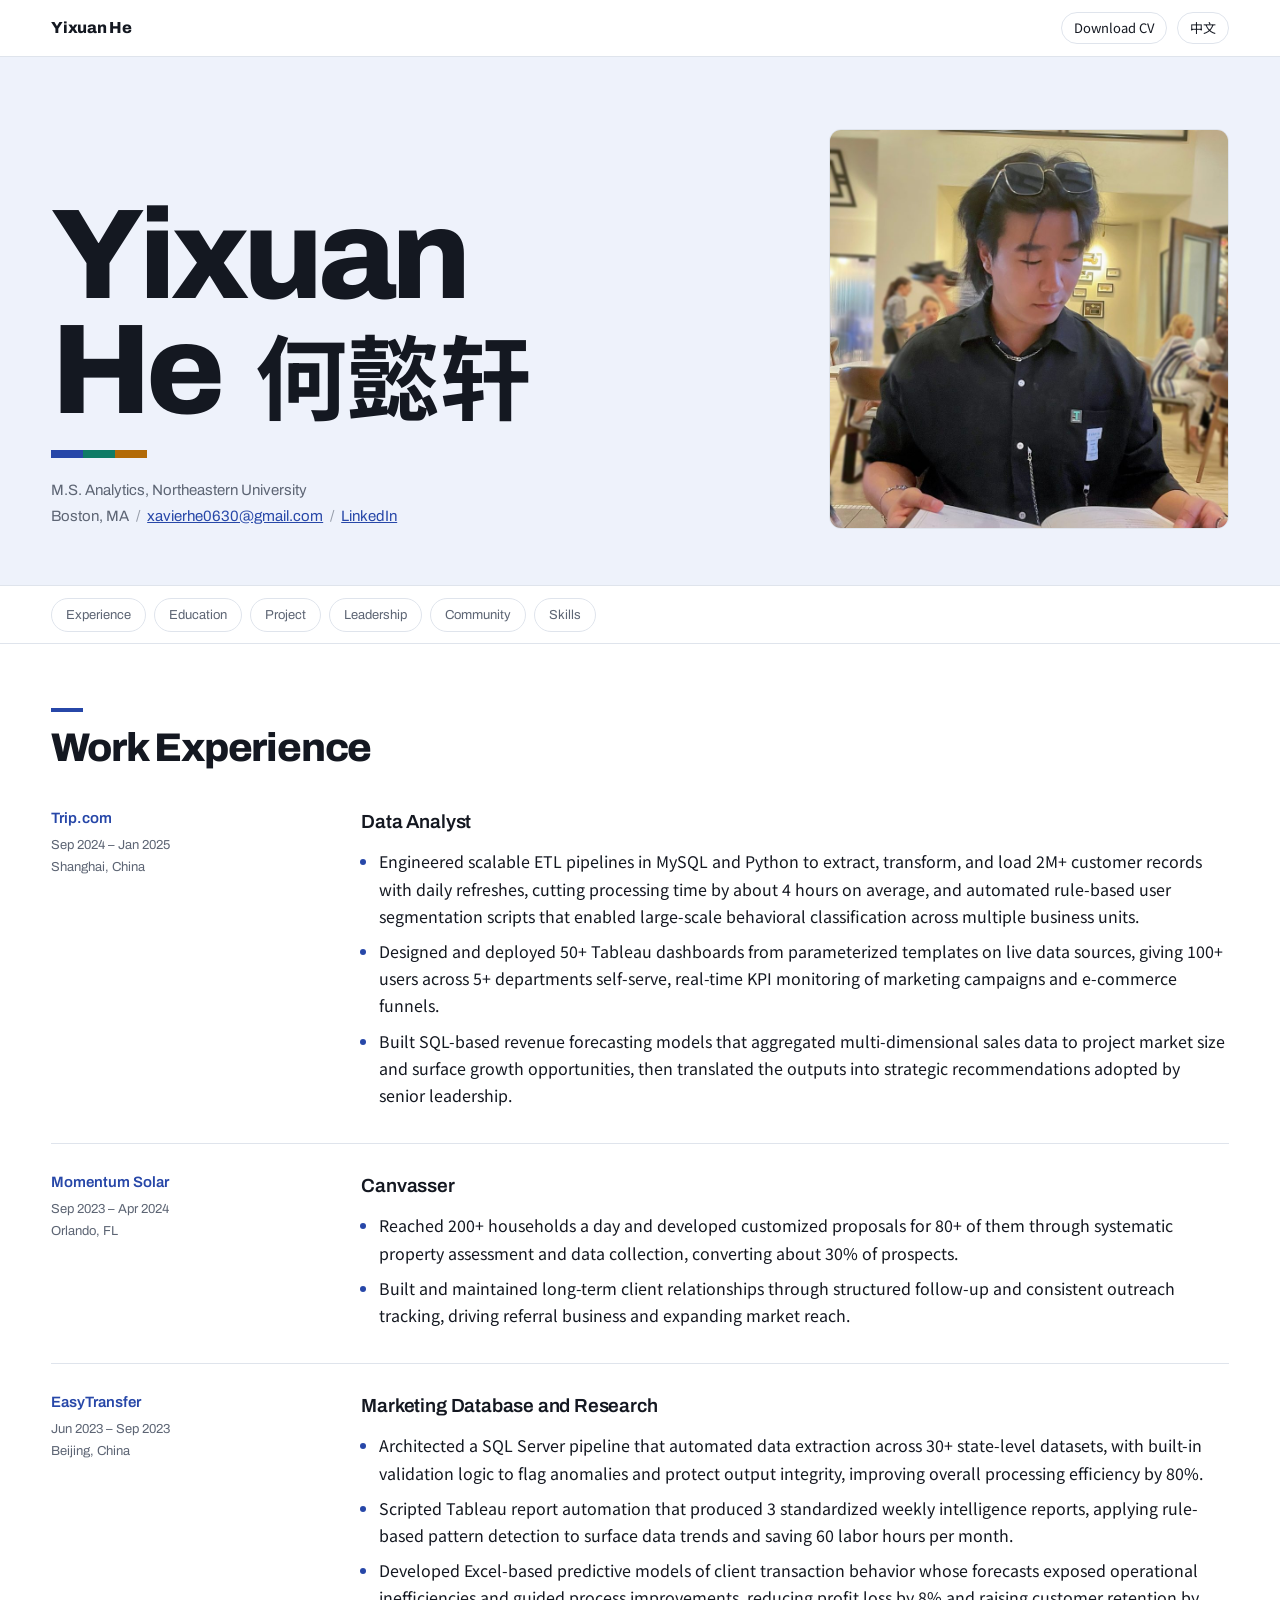
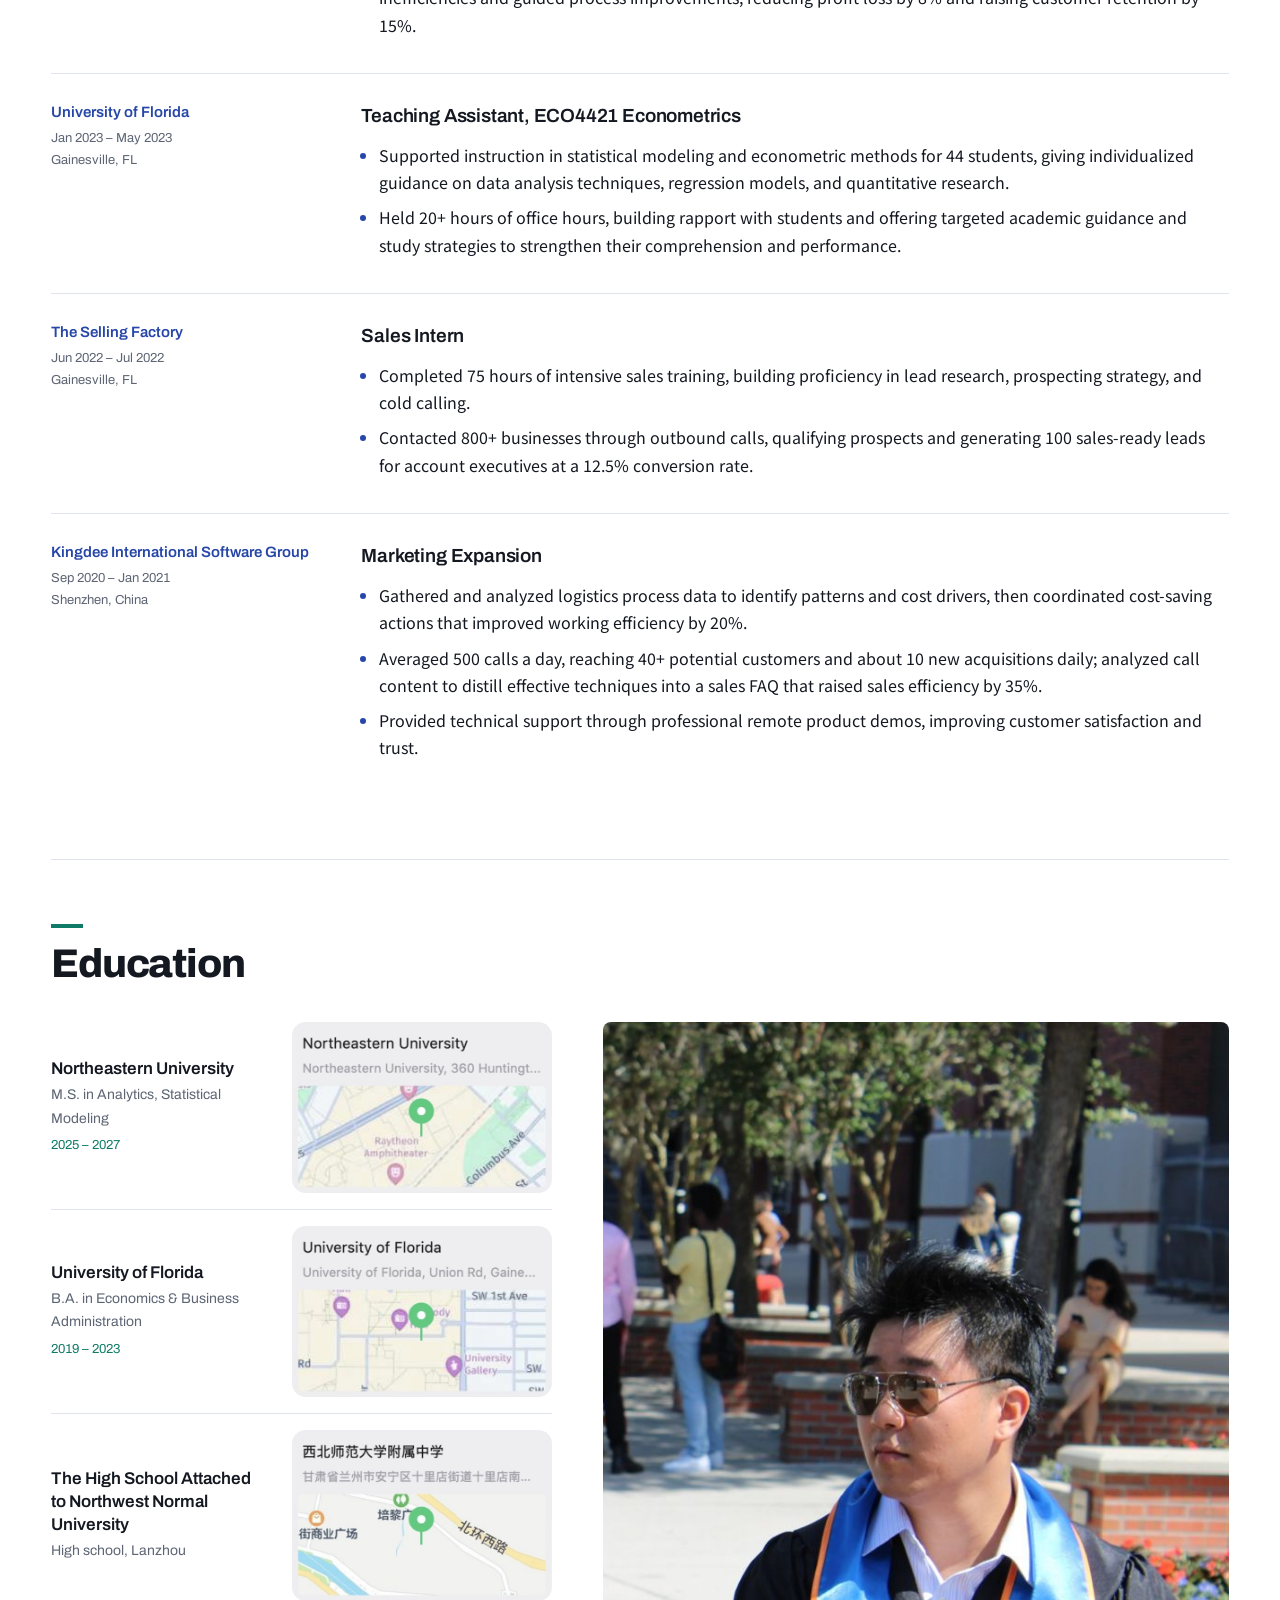
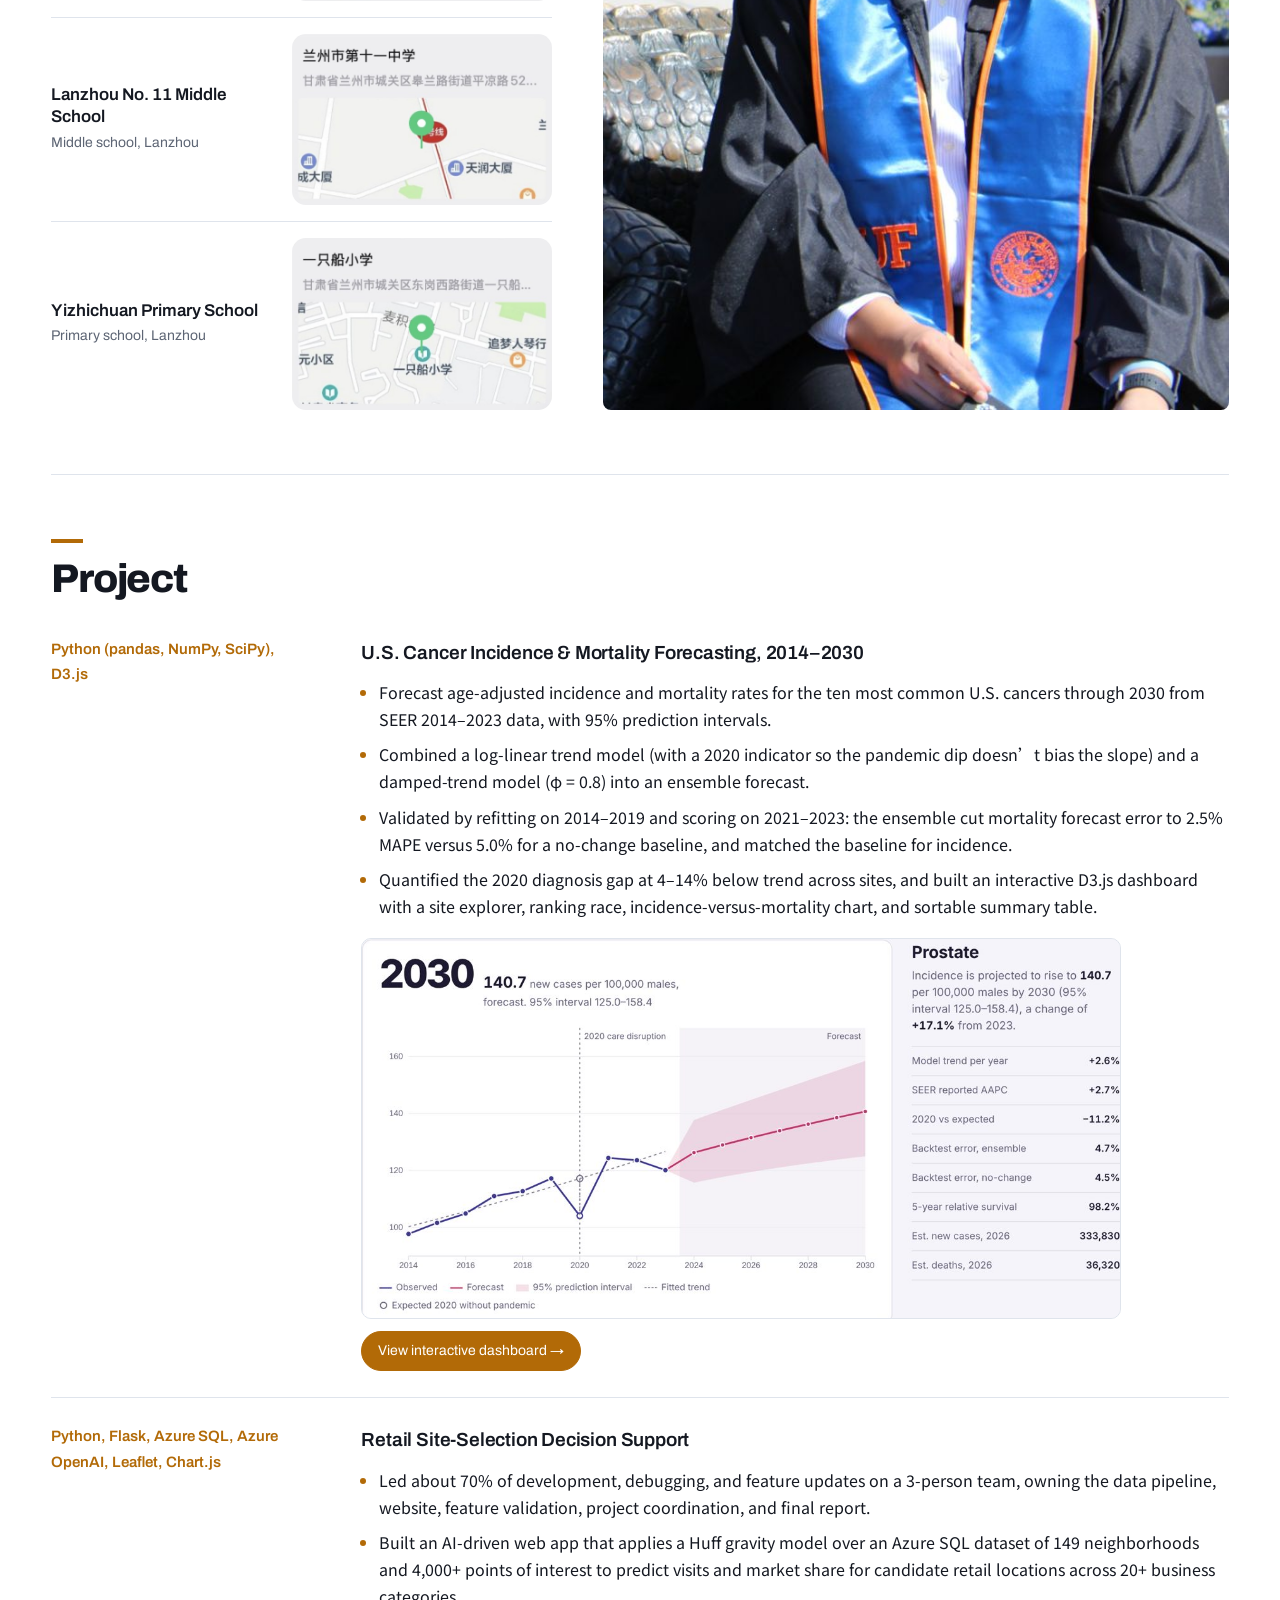
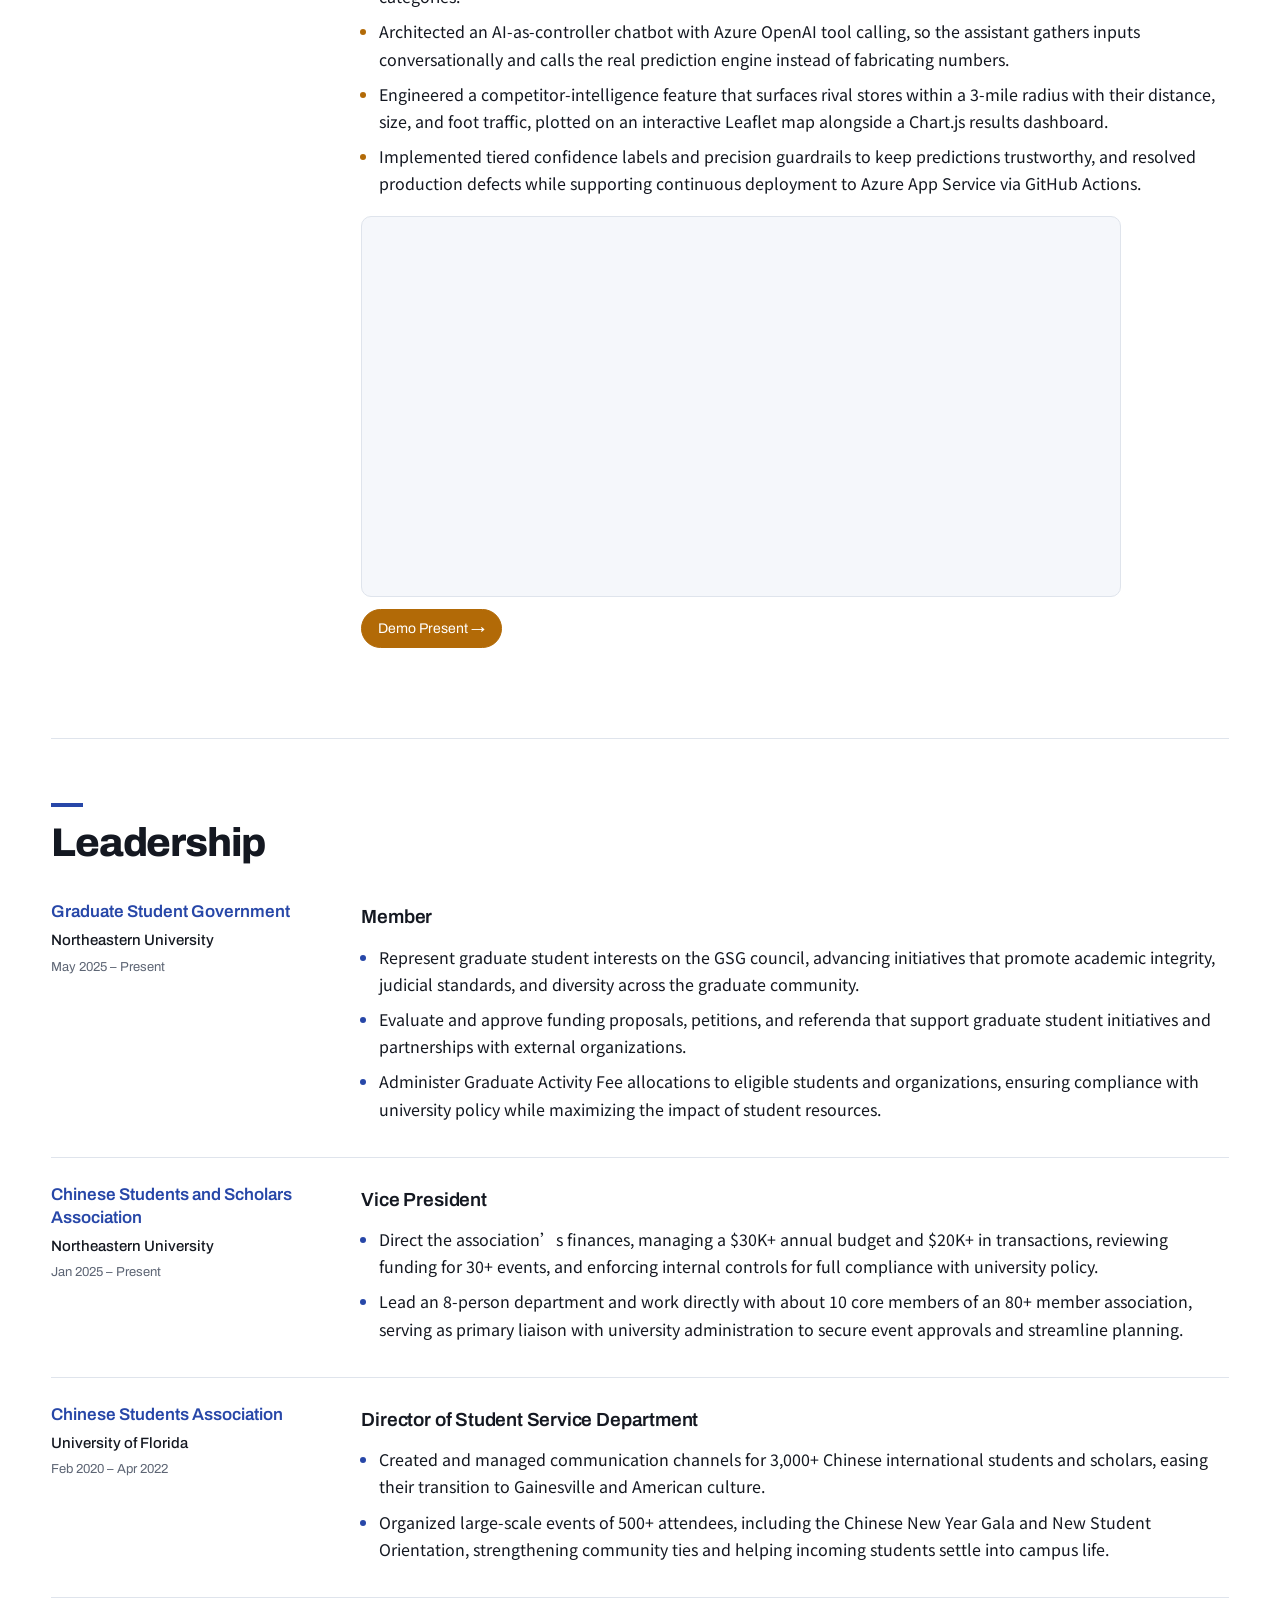
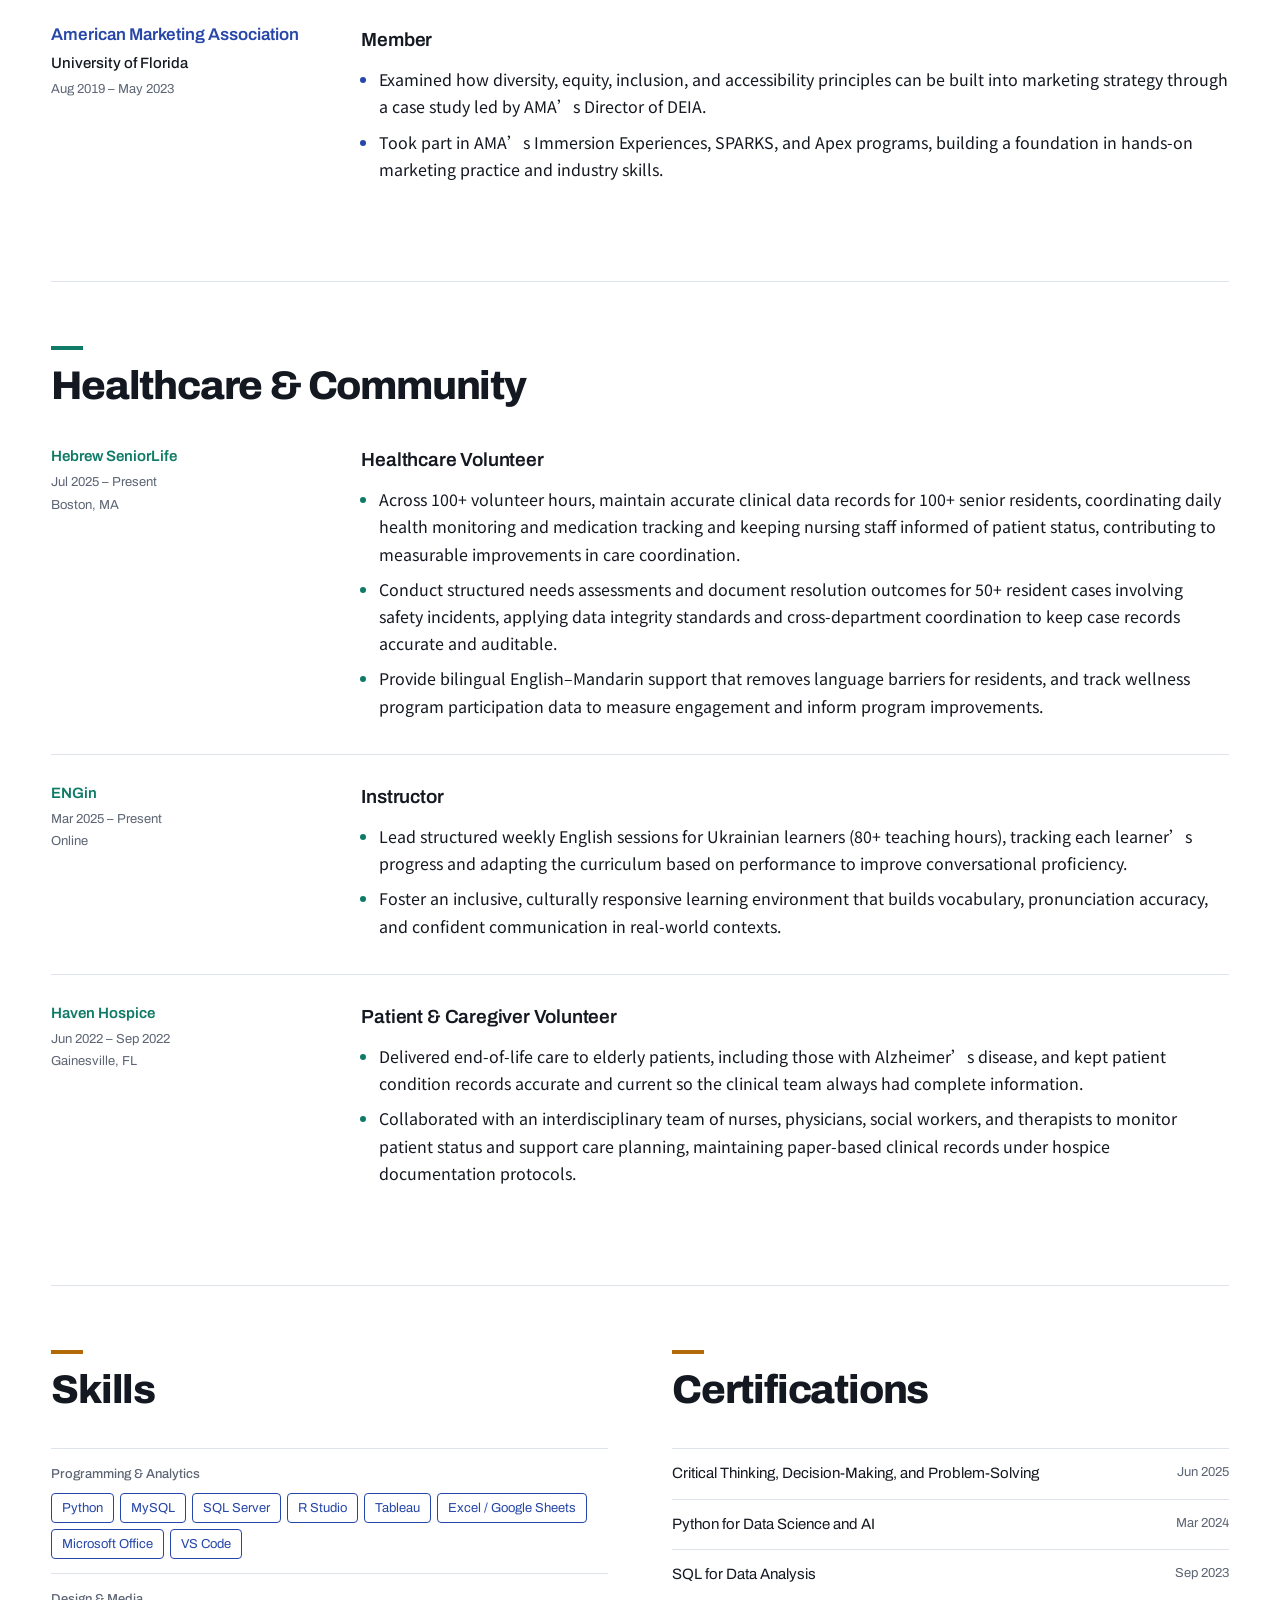
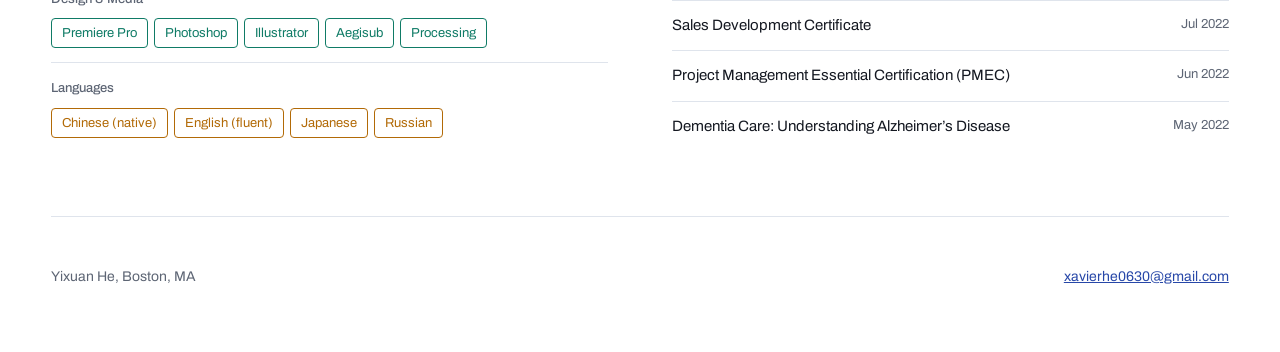
<file: resume.html>
<!DOCTYPE html>
<html lang="en">
<head>
<meta charset="utf-8">
<meta http-equiv="refresh" content="0; url=resume/">
<link rel="canonical" href="resume/">
<title>Yixuan He | Resume</title>
</head>
<body>
<p>The resume has moved: <a href="resume/">open it here</a>.</p>
</body>
</html>
</file>
<file: css/site.css>
/* =========================================================
   Yixuan He 个人网站 样式
   ========================================================= */
:root{
  box-sizing:border-box;
  padding-top:env(safe-area-inset-top,0px);
  padding-bottom:env(safe-area-inset-bottom,0px);
  --nav-h:56px;
  --maxw:1440px;
  --gutter:clamp(20px,4vw,56px);
}
html{scroll-padding-top:calc(env(safe-area-inset-top,0px) + var(--nav-h) + 12px);scroll-behavior:smooth}
*,*::before,*::after{box-sizing:inherit}
body{margin:0;background:var(--bg);color:var(--ink);font-family:"Noto Sans SC","PingFang SC","Microsoft YaHei",system-ui,sans-serif;line-height:1.7;-webkit-font-smoothing:antialiased;transition:background .4s,color .4s}
img{max-width:100%;display:block}
button,input,select,textarea{font:inherit;color:inherit}
:focus-visible{outline:2px solid var(--accent);outline-offset:3px}
@media (prefers-reduced-motion:reduce){*,*::before,*::after{animation:none!important;transition:none!important;scroll-behavior:auto!important}}

/* ---------- 每页配色 ---------- */
body[data-page="resume"]{--bg:#ffffff;--surface:#f5f7fb;--tint:#eef2fb;--ink:#141821;--muted:#5d6574;--line:#dfe4ec;--accent:#2747a8;--on-accent:#ffffff;--c1:#2747a8;--c2:#0f7b66;--c3:#b26a07;--nav-bg:rgba(255,255,255,.88)}
body[data-page="yijing"]{--bg:#ebe8df;--surface:#e2ded2;--ink:#1d1c19;--muted:#6a655a;--line:#c9c3b4;--accent:#a3302a;--on-accent:#f6f1e6;--nav-bg:rgba(235,232,223,.88)}
body[data-page="tarot"]{--bg:#16132e;--surface:#211d42;--ink:#ece6d6;--muted:#a9a3c3;--line:#3b3566;--accent:#c9a961;--on-accent:#16132e;--nav-bg:rgba(22,19,46,.88)}
body[data-page="listen"]{--bg:#eef2ef;--surface:#ffffff;--ink:#2c3e36;--muted:#62736b;--line:#d3ddd7;--accent:#4f7386;--on-accent:#ffffff;--nav-bg:rgba(238,242,239,.88)}
@media (prefers-color-scheme:dark){
  :root:not([data-theme="light"]){color-scheme:dark}
  :root:not([data-theme="light"]) body[data-page="resume"]{--bg:#0f1218;--surface:#161b24;--tint:#141b2c;--ink:#e8ebf1;--muted:#9aa3b2;--line:#2a3140;--accent:#8ea8f2;--on-accent:#0f1218;--c1:#8ea8f2;--c2:#4fc7a6;--c3:#f0b452;--nav-bg:rgba(15,18,24,.88)}
  :root:not([data-theme="light"]) body[data-page="yijing"]{--bg:#171613;--surface:#22201b;--ink:#e7e1d3;--muted:#9c9586;--line:#3a362e;--accent:#d0574c;--on-accent:#171613;--nav-bg:rgba(23,22,19,.88)}
  :root:not([data-theme="light"]) body[data-page="tarot"]{--bg:#110f24;--surface:#1c1838;--nav-bg:rgba(17,15,36,.88)}
  :root:not([data-theme="light"]) body[data-page="listen"]{--bg:#18201c;--surface:#202a25;--ink:#dfe8e2;--muted:#93a39b;--line:#33413a;--accent:#8fb0c2;--on-accent:#18201c;--nav-bg:rgba(24,32,28,.88)}
}
:root[data-theme="dark"]{color-scheme:dark}
:root[data-theme="dark"] body[data-page="resume"]{--bg:#0f1218;--surface:#161b24;--tint:#141b2c;--ink:#e8ebf1;--muted:#9aa3b2;--line:#2a3140;--accent:#8ea8f2;--on-accent:#0f1218;--c1:#8ea8f2;--c2:#4fc7a6;--c3:#f0b452;--nav-bg:rgba(15,18,24,.88)}
:root[data-theme="dark"] body[data-page="yijing"]{--bg:#171613;--surface:#22201b;--ink:#e7e1d3;--muted:#9c9586;--line:#3a362e;--accent:#d0574c;--on-accent:#171613;--nav-bg:rgba(23,22,19,.88)}
:root[data-theme="dark"] body[data-page="tarot"]{--bg:#110f24;--surface:#1c1838;--nav-bg:rgba(17,15,36,.88)}
:root[data-theme="dark"] body[data-page="listen"]{--bg:#18201c;--surface:#202a25;--ink:#dfe8e2;--muted:#93a39b;--line:#33413a;--accent:#8fb0c2;--on-accent:#18201c;--nav-bg:rgba(24,32,28,.88)}

/* ---------- 导航 ---------- */
body::before{content:"";position:fixed;inset:0 0 auto;height:env(safe-area-inset-top,0px);z-index:10;background:var(--nav-bg);backdrop-filter:blur(10px);-webkit-backdrop-filter:blur(10px)}
.nav{position:sticky;top:env(safe-area-inset-top,0px);z-index:20;background:var(--nav-bg);backdrop-filter:blur(10px);-webkit-backdrop-filter:blur(10px);border-bottom:1px solid var(--line)}
.nav-inner{max-width:var(--maxw);margin:0 auto;height:var(--nav-h);display:flex;align-items:center;gap:16px;padding:0 var(--gutter)}
.brand{font-family:Archivo,"Noto Sans SC",sans-serif;font-weight:800;letter-spacing:-.02em;text-decoration:none;color:var(--ink);white-space:nowrap}
.tabs{display:flex;gap:4px;margin-left:auto;overflow-x:auto;scrollbar-width:none;min-width:0}
.tabs::-webkit-scrollbar{display:none}
.tabs a{padding:6px 12px;border-radius:999px;text-decoration:none;color:var(--muted);font-size:14px;white-space:nowrap}
.tabs a[aria-current="page"]{color:var(--on-accent);background:var(--accent)}
.nav-btn{flex:none;text-decoration:none;background:none;border:1px solid var(--line);border-radius:999px;padding:4px 12px;font-size:13px;cursor:pointer;color:var(--ink);white-space:nowrap}
.nav-btn:hover{border-color:var(--ink)}
@media (max-width:600px){.brand{display:none}.tabs{margin-left:0;flex:1}.tabs a{padding:6px 9px;font-size:13px}}

.page{display:none}
.page.active{display:block}
.wrap{max-width:var(--maxw);margin:0 auto;padding:0 var(--gutter)}
.ph{border:1.5px dashed var(--line);border-radius:6px;color:var(--muted);background:transparent}
.ph-note{font-size:13px;color:var(--muted)}
.ph-img{display:flex;flex-direction:column;align-items:center;justify-content:center;gap:4px;text-align:center;padding:16px;font-size:13px;color:var(--muted);border:1.5px dashed var(--line);border-radius:6px;min-height:160px}
.ph-img svg{width:28px;height:28px;opacity:.6;margin-bottom:4px}
.btn{display:inline-block;padding:12px 24px;border-radius:4px;text-decoration:none;border:1px solid var(--accent);background:var(--accent);color:var(--on-accent);cursor:pointer;font-size:15px}

/* =========================================================
   第一页 履历：黑白结构 + 色彩点缀
   ========================================================= */
.p1{font-family:Archivo,"Noto Sans SC",sans-serif}
.p1-band{background:var(--tint);border-bottom:1px solid var(--line)}
.p1-hero-grid{display:grid;grid-template-columns:1.1fr 1fr;gap:56px;align-items:end;padding-top:72px;padding-bottom:56px}
.p1-name{font-size:clamp(56px,10vw,128px);line-height:.9;font-weight:800;letter-spacing:-.045em;margin:0;color:var(--ink)}
.p1-name .name-zh{font-family:"Noto Sans SC","PingFang SC",sans-serif;font-weight:700;font-size:.72em;letter-spacing:0;margin-left:.18em;white-space:nowrap}
.p1-name::after{content:"";display:block;width:96px;height:8px;margin-top:22px;background:linear-gradient(90deg,var(--c1) 0 33.3%,var(--c2) 33.3% 66.6%,var(--c3) 66.6%)}
.p1-meta{margin:20px 0 0;color:var(--muted);font-size:15px}
.p1-meta a{color:var(--c1)}
.p1-meta .sep{margin:0 4px;opacity:.6}
.p1-meta .todo{color:var(--muted);font-style:italic}
/* 目录条：下滑时固定在导航栏下方 */
.p1{overflow-x:clip}
.p1-jump-bar{position:sticky;top:calc(env(safe-area-inset-top,0px) + var(--nav-h));z-index:15}
.p1-jump-bar::before{content:"";position:absolute;top:0;bottom:0;left:-100vmax;right:-100vmax;background:var(--nav-bg);backdrop-filter:blur(10px);-webkit-backdrop-filter:blur(10px);border-bottom:1px solid var(--line);z-index:-1}
.p1-jump{display:flex;gap:8px;padding:12px 0;overflow-x:auto;scrollbar-width:none}
.p1-jump::-webkit-scrollbar{display:none}
.p1-jump button{flex:none;background:var(--bg);border:1px solid var(--line);border-radius:999px;padding:5px 14px;font-size:13px;cursor:pointer;color:var(--muted);transition:background .2s,color .2s,border-color .2s}
.p1-jump button:hover{color:var(--ink);border-color:var(--sc)}
.p1-jump button[aria-current="true"]{color:var(--on-accent);border-color:var(--sc);background:var(--sc)}
.p1 .sec{scroll-margin-top:64px}
.c1{--sc:var(--c1)}.c2{--sc:var(--c2)}.c3{--sc:var(--c3)}
.sec{padding:64px 0;border-bottom:1px solid var(--line)}
.sec-head{margin-bottom:36px}
.sec-head h2{margin:0;font-size:clamp(28px,4vw,40px);font-weight:800;letter-spacing:-.03em;line-height:1.1}
.sec-head h2::before{content:"";display:block;width:32px;height:4px;background:var(--sc,var(--c1));margin-bottom:14px}
.row{display:grid;grid-template-columns:minmax(200px,22%) 1fr;gap:clamp(24px,4vw,64px);padding:26px 0;border-top:1px solid var(--line)}
.row:first-of-type{border-top:0;padding-top:0}
.when{font-size:13px;color:var(--muted);font-variant-numeric:tabular-nums;display:flex;flex-direction:column}
.when b{color:var(--sc,var(--c1));font-weight:600;font-size:15px;margin-bottom:2px}
/* 领导力：组织名在上、字号大两号；学校名在下 */
.when b.grp{font-size:17px;line-height:1.35;margin-bottom:4px}
.when.has-group b:not(.grp){color:var(--ink);font-weight:500}
.what h3{margin:0 0 10px;font-size:19px;font-weight:600;letter-spacing:-.01em}
.what ul{margin:0;padding-left:18px;font-size:16px;font-family:"Noto Sans SC",Archivo,sans-serif}
.what li{margin:8px 0}
/* 中文版：工作内容 / 业务产出 */
.blocks{display:flex;flex-direction:column;gap:16px;font-family:"Noto Sans SC",Archivo,sans-serif}
.blk-sum{margin:-4px 0 2px;font-size:15px;line-height:1.75;padding-left:12px;border-left:3px solid var(--sc,var(--c1));color:var(--ink)}
.blk h4{margin:0 0 4px;font-size:16px;font-weight:700;text-decoration:underline;text-decoration-color:var(--sc,var(--c1));text-decoration-thickness:2px;text-underline-offset:5px}
.blk p{margin:3px 0 0;font-size:15px;line-height:1.8}
.blk p b{font-weight:500;color:var(--muted)}
.blk-p p{margin:0}
.blk p b.blk-t{font-weight:700;color:var(--ink)}
.what li::marker{color:var(--sc,var(--c1))}
.proj-show{margin-top:18px;display:flex;flex-direction:column;gap:12px;max-width:760px}
.proj-shot{display:block;border:1px solid var(--line);border-radius:10px;overflow:hidden;background:var(--surface);transition:border-color .2s,transform .2s}
.proj-shot img{width:100%;aspect-ratio:2/1;object-fit:cover;object-position:top left}
a.proj-shot:hover{border-color:var(--sc,var(--c1));transform:translateY(-2px)}
.proj-links{display:flex;flex-wrap:wrap;gap:8px}
.proj-btn{font-size:14px;padding:7px 16px;border-radius:999px;border:1px solid var(--sc,var(--c1));color:var(--sc,var(--c1));text-decoration:none;font-family:Archivo,"Noto Sans SC",sans-serif}
.proj-btn.primary{background:var(--sc,var(--c1));color:var(--on-accent)}
.proj-btn:hover{opacity:.85}
/* 教育经历：左边学校列表（每校一张定位图），右边照片与列表等高 */
.edu-grid{display:grid;grid-template-columns:minmax(0,1fr) minmax(0,1.25fr);gap:clamp(32px,4vw,64px);align-items:stretch}
.schools{list-style:none;margin:0;padding:0;display:flex;flex-direction:column}
.school{display:grid;grid-template-columns:minmax(0,1fr) minmax(0,260px);gap:24px;align-items:center;padding:16px 0;border-top:1px solid var(--line)}
.school:first-child{border-top:0;padding-top:0}
.school:last-child{padding-bottom:0}
.school h3{margin:0;font-size:17px;font-weight:600;line-height:1.35}
.school p{margin:2px 0 0;font-size:14px;color:var(--muted)}
.school .dates{font-size:13px;color:var(--sc);font-variant-numeric:tabular-nums}
.school-map{border-radius:14px;overflow:hidden}
.school-map img{width:100%;height:auto;display:block}
.portrait{margin:0;position:relative;min-height:360px}
.portrait img{position:absolute;inset:0;width:100%;height:100%;object-fit:cover;object-position:100% 40%;border-radius:8px}
.hero-photo{margin:0;justify-self:end;width:min(100%,400px)}
.hero-photo img{width:100%;aspect-ratio:1;object-fit:cover;border-radius:12px;border:1px solid var(--line)}
.two{display:grid;grid-template-columns:1fr 1fr;gap:clamp(32px,5vw,80px)}
.skill-row{padding:14px 0;border-top:1px solid var(--line)}
.skill-row:first-of-type{border-top:0;padding-top:0}
.skill-row b{display:block;font-size:13px;color:var(--muted);font-weight:500;margin-bottom:8px}
.tags{display:flex;flex-wrap:wrap;gap:6px}
.tag{font-size:13px;padding:3px 10px;border-radius:4px;border:1px solid var(--sc);color:var(--sc)}
.cert{display:flex;justify-content:space-between;gap:16px;padding:12px 0;border-top:1px solid var(--line);font-size:15px}
.cert:first-of-type{border-top:0;padding-top:0}
.cert span{color:var(--muted);white-space:nowrap;font-variant-numeric:tabular-nums;font-size:13px}
.gallery{display:grid;grid-template-columns:repeat(3,1fr);gap:16px}
.gallery > *{aspect-ratio:4/3;margin:0}
.gallery .big{grid-column:span 2;grid-row:span 2;aspect-ratio:auto}
.shot{position:relative;border-radius:6px;overflow:hidden}
.shot img{width:100%;height:100%;object-fit:cover}
.shot figcaption{position:absolute;left:0;right:0;bottom:0;padding:8px 12px;font-size:13px;color:#fff;background:rgba(0,0,0,.45)}
.p1-foot{padding:48px 0 64px;display:flex;justify-content:space-between;flex-wrap:wrap;gap:16px;color:var(--muted);font-size:14px}
.p1-foot a{color:var(--c1)}
@media (max-width:860px){
  .p1-hero-grid,.edu-grid,.two{grid-template-columns:1fr;gap:32px}
  .p1-hero-grid{padding-top:48px;padding-bottom:40px}
  .portrait{min-height:0}
  .portrait img{position:static;aspect-ratio:3/2;height:auto}
  .hero-photo{justify-self:start;width:min(100%,320px)}
  .school{grid-template-columns:1fr;gap:12px}
  .school-map{max-width:340px}
  .row{grid-template-columns:1fr;gap:8px}
  .gallery{grid-template-columns:1fr 1fr}
}

/* 独立简历页 */
.standalone .nav-inner{gap:10px}
.standalone .spacer{flex:1}
@media print{
  @page{margin:14mm}
  body{background:#fff!important;color:#000}
  .nav,body::before,.p1-jump-bar,.proj-show,.hero-photo,.no-print,.school-map,.portrait{display:none!important}
  .p1-band{background:none;border:0}
  .p1-hero-grid{padding:0 0 12px;display:block}
  .p1-name{font-size:34px;line-height:1.1}
  .p1-name br{display:none}
  .p1-name::after{width:60px;height:4px;margin-top:8px}
  .p1-name .name-zh{font-size:.8em}
  .p1-meta{font-size:11px;margin-top:6px}
  .wrap{max-width:none;padding:0}
  .sec{padding:10px 0;border:0}
  .sec-head{margin-bottom:8px}
  .sec-head h2{font-size:15px}
  .sec-head h2::before{width:20px;height:3px;margin-bottom:4px}
  .row{grid-template-columns:150px 1fr;gap:12px;padding:6px 0;border:0;break-inside:avoid}
  .what h3{font-size:12px;margin-bottom:2px}
  .what ul,.when,.cert,.school p{font-size:10.5px}
  .what li{margin:1px 0}
  .blocks{gap:4px}.blk-sum{font-size:10.5px;margin:0}.blk h4{font-size:11.5px;margin:0}.blk p{font-size:10.5px;line-height:1.45;margin:0}
  body{line-height:1.4}
  .when b{font-size:12px}
  .when b.grp{font-size:13px}
  .p1-meta .todo,.p1-meta .todo + *{display:none}
  .two{grid-template-columns:1fr 1fr;gap:24px}
  .skill-row{padding:4px 0;border:0}
  .cert{padding:3px 0;border:0}
  .edu-grid{display:block}
  .school{display:block;padding:4px 0;border:0}
  .school h3{font-size:12px}
  .tag{font-size:10px;padding:1px 6px}
  .p1-foot{display:none}
  *{-webkit-print-color-adjust:exact;print-color-adjust:exact}
}

/* =========================================================
   第二页 易经问卜
   ========================================================= */
.p2{font-family:"Noto Serif SC",serif;overflow-x:hidden}
.p2-hero{position:relative;min-height:calc(100vh - var(--nav-h) - env(safe-area-inset-top,0px));display:grid;grid-template-columns:1fr 1fr;align-items:center;gap:40px}
.p2-title{font-family:"Ma Shan Zheng","Noto Serif SC",serif;font-size:clamp(60px,9vw,128px);line-height:1;margin:0;font-weight:400;white-space:nowrap}
html[data-lang="en"] .p2-title{font-family:"Noto Serif SC",serif;font-weight:900;font-size:clamp(44px,6.5vw,88px);white-space:normal;line-height:1.05}
.p2-sub{font-size:18px;color:var(--muted);margin:20px 0 0;letter-spacing:.08em;max-width:30ch}
html[data-lang="en"] .p2-sub{letter-spacing:0}
.seal{display:inline-grid;place-items:center;width:64px;height:64px;margin-top:32px;background:var(--accent);color:var(--on-accent);font-family:"Ma Shan Zheng",serif;font-size:24px;line-height:1.05;text-align:center;border-radius:4px;transform:rotate(-4deg)}
.taiji-wrap{position:relative;width:min(440px,80vw);aspect-ratio:1;justify-self:center}
.bagua-ring{position:absolute;inset:0;animation:spin 120s linear infinite}
.taiji{position:absolute;inset:22%;animation:spin 40s linear infinite reverse}
@keyframes spin{to{transform:rotate(360deg)}}
.mountains{position:absolute;left:50%;width:100vw;transform:translateX(-50%);bottom:0;height:34%;pointer-events:none;z-index:0}
.p2-hero > *:not(.mountains){position:relative;z-index:1}
.vert{writing-mode:vertical-rl;font-size:15px;letter-spacing:.4em;color:var(--muted);position:absolute!important;right:20px;top:40px}
.p2-sec{padding:80px 0;border-top:1px solid var(--line)}
.p2-sec h2{font-family:"Ma Shan Zheng","Noto Serif SC",serif;font-weight:400;font-size:44px;margin:0 0 8px;line-height:1.2}
html[data-lang="en"] .p2-sec h2{font-family:"Noto Serif SC",serif;font-weight:600;font-size:34px}
.p2-sec .lead{color:var(--muted);margin:0 0 36px;max-width:60ch}
.p2-motto{padding:96px 0}
.motto{margin:0 auto;text-align:center;font-family:"Ma Shan Zheng","Noto Serif SC",serif;font-size:clamp(28px,4vw,44px);line-height:1.4;color:var(--ink)}
html[data-lang="en"] .motto{font-family:"Noto Serif SC",serif;font-size:clamp(22px,3vw,30px)}
.p2-about{display:grid;grid-template-columns:1.2fr 1fr;gap:40px;align-items:stretch}
.p2-about .ph{padding:24px;line-height:2}
.trigrams{display:grid;grid-template-columns:repeat(8,1fr);border:1px solid var(--line)}
.tri{padding:22px 8px;text-align:center;border-left:1px solid var(--line)}
.tri:first-child{border-left:0}
.tri .sym{font-size:40px;line-height:1;display:block}
.tri .nm{font-size:20px;font-weight:600;display:block;margin-top:10px}
.tri .nt{font-size:13px;color:var(--muted)}
.svc{display:grid;grid-template-columns:repeat(3,1fr);gap:20px}
.svc .ph{padding:28px 24px;min-height:200px;display:flex;flex-direction:column;gap:8px;background:var(--surface);border-color:transparent}
/* 问卜方式卡片 */
.method{padding:28px 24px;display:flex;flex-direction:column;gap:10px;background:var(--surface);border-radius:6px}
.method h3{margin:4px 0 0;font-size:24px;line-height:1.25;display:flex;flex-wrap:wrap;align-items:baseline;gap:4px 12px}
.method h3 small{font-size:13px;font-weight:400;color:var(--muted);letter-spacing:.04em}
.method .method-tag{margin:0;color:var(--accent);font-size:15px}
.method dl{margin:6px 0 0;display:grid;gap:4px}
.method dt{font-size:12px;color:var(--muted);letter-spacing:.08em;margin-top:8px}
.method dd{margin:0;font-size:15px;line-height:1.8}
.method-more{align-self:flex-start;margin-top:auto;padding:6px 0 0;background:none;border:0;color:var(--accent);font:inherit;font-size:14px;cursor:pointer}
.method-more:hover{text-decoration:underline}
/* 三种方法详解 */
.mdetail{display:grid;grid-template-columns:minmax(0,1fr) minmax(0,2.2fr);gap:clamp(24px,4vw,64px);padding:48px 0;border-top:1px solid var(--line);scroll-margin-top:calc(env(safe-area-inset-top,0px) + var(--nav-h) + 16px)}
.mdetail:first-of-type{border-top:0;padding-top:12px}
.mdetail-head h3{font-family:"Ma Shan Zheng","Noto Serif SC",serif;font-weight:400;font-size:52px;line-height:1.1;margin:0}
html[data-lang="en"] .mdetail-head h3{font-family:"Noto Serif SC",serif;font-weight:600;font-size:32px}
.mdetail-head .pinyin{margin:6px 0 18px;color:var(--muted);letter-spacing:.12em;font-size:14px}
.mdetail-head .origin{margin:0;padding-left:14px;border-left:3px solid var(--accent);color:var(--muted);font-size:14px;line-height:1.9}
.mdetail-body h4{margin:22px 0 6px;font-size:13px;font-weight:600;color:var(--accent);letter-spacing:.12em}
.mdetail-body h4:first-child{margin-top:0}
.mdetail-body p{margin:0;font-size:16px;line-height:1.95;max-width:68ch}
.ask-grid{list-style:none;margin:4px 0 0;padding:0;display:grid;grid-template-columns:repeat(auto-fill,minmax(220px,1fr));gap:10px}
.ask-grid li{background:var(--surface);border-radius:6px;padding:12px 14px;display:flex;flex-direction:column;gap:2px}
.ask-grid b{font-size:15px}
.ask-grid span{font-size:14px;color:var(--muted);line-height:1.7}
.mdetail-body .bring{max-width:none;margin-top:22px;padding:14px 16px;border:1px dashed var(--line);border-radius:6px;display:flex;flex-direction:column;gap:4px;font-size:15px}
.bring b{font-size:13px;color:var(--accent);letter-spacing:.08em}
.mdetail-body .mnote{margin-top:12px;font-size:14px;color:var(--muted)}
.mcompare-title{margin:56px 0 16px;font-size:22px}
.mcompare-wrap{overflow-x:auto}
.mcompare{width:100%;border-collapse:collapse;min-width:640px;font-size:15px}
.mcompare th,.mcompare td{text-align:left;vertical-align:top;padding:14px 16px;border-bottom:1px solid var(--line);line-height:1.7}
.mcompare thead th{font-size:18px;border-bottom:2px solid var(--accent)}
.mcompare tbody th{font-size:13px;font-weight:600;color:var(--muted);white-space:nowrap;letter-spacing:.06em}
.mpick{margin:20px 0 0;color:var(--muted);font-size:15px}
@media (max-width:860px){.mdetail{grid-template-columns:1fr;gap:16px;padding:36px 0}.mdetail-head h3{font-size:42px}}
.svc .hx{width:44px;height:44px;margin-bottom:8px}
.svc h3{margin:0;font-size:22px;color:var(--ink)}
.steps{list-style:none;margin:0;padding:0;display:grid;grid-template-columns:repeat(5,1fr)}
.steps li{padding:0 16px 0 0}
.steps .n{font-family:"Ma Shan Zheng",serif;font-size:40px;color:var(--accent);line-height:1}
.steps h3{margin:8px 0 4px;font-size:18px}
.steps p{margin:0;font-size:14px;color:var(--muted)}
.p2-imgs{display:grid;grid-template-columns:2fr 1fr 1fr;gap:16px}
.p2-imgs .ph-img{min-height:220px}
.disclaimer{font-size:13px;color:var(--muted);border-left:3px solid var(--accent);padding:4px 0 4px 16px;max-width:70ch;margin-top:40px}
@media (max-width:860px){
  .p2-hero{grid-template-columns:1fr;padding:48px 0 160px;min-height:0;text-align:center}
  .p2-sub{margin-inline:auto}
  .vert{display:none}
  .p2-about,.svc,.p2-imgs{grid-template-columns:1fr}
  .trigrams{grid-template-columns:repeat(4,1fr)}
  .tri:nth-child(5){border-left:0}
  .tri:nth-child(n+5){border-top:1px solid var(--line)}
  .steps{grid-template-columns:1fr;gap:24px}
}

/* =========================================================
   第三页 塔罗
   ========================================================= */
.p3{font-family:"Noto Serif SC",serif;background:
  radial-gradient(1.5px 1.5px at 12% 18%,rgba(236,230,214,.8),transparent),
  radial-gradient(1px 1px at 78% 12%,rgba(236,230,214,.6),transparent),
  radial-gradient(2px 2px at 64% 42%,rgba(201,169,97,.8),transparent),
  radial-gradient(1px 1px at 30% 66%,rgba(236,230,214,.5),transparent),
  radial-gradient(1.5px 1.5px at 90% 72%,rgba(236,230,214,.7),transparent),
  radial-gradient(2px 2px at 8% 88%,rgba(201,169,97,.6),transparent);background-attachment:fixed}
.p3-hero{padding:72px 0 80px;text-align:center}
.p3-hero h1{font-size:clamp(40px,7vw,80px);font-weight:900;margin:0;line-height:1.15}
html[data-lang="en"] .p3-hero h1{font-size:clamp(36px,5.5vw,64px)}
.p3-hero h1 small{display:block;font-family:Cinzel,serif;font-size:max(.28em,16px);color:var(--accent);letter-spacing:.3em;font-weight:500;margin-bottom:12px}
.p3-hero p{color:var(--muted);max-width:46ch;margin:20px auto 0;font-size:17px}
.spread{display:flex;justify-content:center;gap:clamp(12px,3vw,32px);margin:56px auto 12px;perspective:1200px}
.card{width:clamp(96px,22vw,180px);aspect-ratio:7/12;background:none;border:0;padding:0;cursor:pointer;position:relative;transform-style:preserve-3d;transition:transform .8s cubic-bezier(.2,.7,.2,1)}
.card:nth-child(1){transform:rotate(-6deg) translateY(14px)}
.card:nth-child(3){transform:rotate(6deg) translateY(14px)}
.card:nth-child(1).flipped{transform:rotate(-6deg) translateY(14px) rotateY(180deg)}
.card:nth-child(2).flipped{transform:rotateY(180deg)}
.card:nth-child(3).flipped{transform:rotate(6deg) translateY(14px) rotateY(180deg)}
.face{position:absolute;inset:0;border-radius:10px;backface-visibility:hidden;-webkit-backface-visibility:hidden;border:1px solid var(--accent);overflow:hidden}
.back{background:var(--surface)}
.back svg{width:100%;height:100%}
.front{transform:rotateY(180deg);background:#efe6cf;color:#2a2346;display:flex;flex-direction:column;align-items:center;justify-content:center;padding:12px;text-align:center;gap:6px}
.front .roman{font-family:Cinzel,serif;font-size:13px;letter-spacing:.2em;color:#8a6d2f}
.front b{font-size:clamp(15px,2.6vw,22px);line-height:1.25}
.front span{font-size:clamp(11px,1.6vw,13px);line-height:1.5;color:#5a5277}
.hint{font-size:13px;color:var(--muted);text-align:center;margin-top:36px}
.p3-sec{padding:80px 0;border-top:1px solid var(--line)}
.p3-sec h2{font-size:36px;margin:0 0 8px;font-weight:600}
.p3-sec .lead{color:var(--muted);margin:0 0 40px;max-width:60ch}
.topics{display:grid;grid-template-columns:repeat(3,1fr);gap:1px;background:var(--line);border:1px solid var(--line)}
.topic{background:var(--bg);padding:28px 24px}
.topic .glyph{font-size:28px;color:var(--accent);line-height:1}
.topic h3{margin:14px 0 6px;font-size:20px}
.topic p{margin:0;color:var(--muted);font-size:15px}
.spreads{display:grid;grid-template-columns:repeat(3,1fr);gap:24px}
.spreads .ph{padding:24px;min-height:240px;display:flex;flex-direction:column;gap:12px}
.spreads h3{margin:0;color:var(--ink);font-size:19px}
.mini{display:flex;gap:6px;justify-content:center;padding:12px 0;flex:1;align-items:center}
.mini i{display:block;width:26px;height:44px;border:1px solid var(--accent);border-radius:3px;opacity:.75}
.p3-steps{list-style:none;padding:0;margin:0;display:grid;grid-template-columns:repeat(4,1fr);gap:28px;counter-reset:s}
.p3-steps li{counter-increment:s;border-top:1px solid var(--accent);padding-top:16px}
.p3-steps li::before{content:counter(s,upper-roman);font-family:Cinzel,serif;color:var(--accent);font-size:22px}
.p3-steps h3{margin:6px 0;font-size:18px}
.p3-steps p{margin:0;color:var(--muted);font-size:14px}
/* 牌阵介绍 */
.spreads-v2{display:grid;grid-template-columns:repeat(3,minmax(0,1fr));gap:24px;align-items:start}
.sp{border:1px solid var(--line);border-radius:12px;padding:26px 24px;display:flex;flex-direction:column;background:rgba(255,255,255,.02)}
.sp-top{display:flex;gap:20px;align-items:center}
.sp h3{margin:0;font-size:24px;line-height:1.25}
.sp-meta{display:flex;flex-wrap:wrap;gap:4px 14px;align-items:baseline;margin:6px 0 0;color:var(--muted);font-size:14px}
.sp-price{color:var(--accent);font-size:18px;font-weight:600;font-variant-numeric:tabular-nums}
.sp-intro{margin:0;line-height:1.9;font-size:15px}
.sp h4{margin:20px 0 8px;font-size:12px;letter-spacing:.14em;color:var(--accent);font-weight:600}
.sp-pos{list-style:none;padding:0;margin:0;display:grid;gap:7px}
.sp-pos li{display:flex;gap:10px;align-items:baseline;font-size:14px;color:var(--muted);line-height:1.6}
.sp-pos b{flex:none;width:20px;height:20px;border-radius:50%;border:1px solid var(--accent);color:var(--accent);font-size:11px;display:inline-grid;place-items:center;font-family:Cinzel,serif}
.sp-ask{margin:0;padding-left:18px;font-size:14px;line-height:1.85;color:var(--muted)}
.sp-ask li::marker{color:var(--accent)}
.sp-layout{position:relative;flex:none;width:96px;height:96px}
.sp-layout i{position:absolute;width:16px;height:26px;border:1px solid var(--accent);border-radius:3px;background:var(--surface)}
.sp-tri i:nth-child(1){left:20px;top:58px}.sp-tri i:nth-child(2){left:60px;top:58px}.sp-tri i:nth-child(3){left:40px;top:14px}
.sp-row5 i{top:35px}
.sp-row5 i:nth-child(1){left:0}.sp-row5 i:nth-child(2){left:20px}.sp-row5 i:nth-child(3){left:40px}.sp-row5 i:nth-child(4){left:60px}.sp-row5 i:nth-child(5){left:80px}
.sp-celtic i{width:13px;height:21px}
.sp-celtic i:nth-child(1){left:22px;top:37px}
.sp-celtic i:nth-child(2){left:22px;top:37px;transform:rotate(90deg)}
.sp-celtic i:nth-child(3){left:22px;top:71px}
.sp-celtic i:nth-child(4){left:3px;top:37px}
.sp-celtic i:nth-child(5){left:22px;top:3px}
.sp-celtic i:nth-child(6){left:41px;top:37px}
.sp-celtic i:nth-child(7){left:75px;top:75px}.sp-celtic i:nth-child(8){left:75px;top:51px}
.sp-celtic i:nth-child(9){left:75px;top:27px}.sp-celtic i:nth-child(10){left:75px;top:3px}
/* 桌面上三张卡片等高：以第一张的高度为准，其余卡片内部滚动 */
.sp{position:relative}
.sp-scroll{margin-top:20px;flex:1;min-height:0;overflow-y:auto;padding-right:14px;scrollbar-width:none}
.sp-scroll::-webkit-scrollbar{display:none}
/* 自定义短滚动指示条：平时隐藏，鼠标移到卡片上或滚动时才出现 */
.sp-thumb{position:absolute;right:9px;top:0;width:3px;height:36px;border-radius:3px;background:var(--accent);opacity:0;transition:opacity .25s;pointer-events:none}
.sp.scrollable:hover .sp-thumb,.sp-thumb.on{opacity:.75}
.sp-scroll.more{-webkit-mask-image:linear-gradient(to bottom,#000 calc(100% - 48px),transparent);mask-image:linear-gradient(to bottom,#000 calc(100% - 48px),transparent)}
@media (max-width:1000px){.spreads-v2{grid-template-columns:1fr}.sp{height:auto!important}.sp-scroll{overflow:visible}.sp-thumb{display:none}.sp-scroll.more{-webkit-mask-image:none;mask-image:none}}
.p3-imgs{display:grid;grid-template-columns:repeat(4,1fr);gap:16px}
.p3-imgs .ph-img{aspect-ratio:3/4}
@media (max-width:860px){.topics,.spreads{grid-template-columns:1fr}.p3-steps{grid-template-columns:1fr 1fr}.p3-imgs{grid-template-columns:1fr 1fr}}

/* =========================================================
   第四页 倾诉倾听
   ========================================================= */
.p4{font-family:"Noto Sans SC",sans-serif;font-weight:300}
.p4 h1,.p4 h2,.p4 h3,.p4 strong,.p4 b{font-weight:500}
.p4-hero{display:grid;grid-template-columns:1fr 1fr;gap:48px;align-items:center;padding:80px 0 56px}
.p4-hero h1{font-size:clamp(36px,5.5vw,60px);line-height:1.3;margin:0;letter-spacing:.02em}
.p4-hero p{color:var(--muted);font-size:17px;max-width:38ch;margin:20px 0 0}
.breath{display:flex;flex-direction:column;align-items:center;gap:8px}
.orb{width:min(320px,70vw);aspect-ratio:1;border-radius:50%;display:grid;place-items:center;position:relative}
.orb::before,.orb::after{content:"";position:absolute;border-radius:50%;inset:0;background:var(--accent);opacity:.12;transform:scale(.62);transition:transform 4s ease-in-out}
.orb::after{inset:14%;opacity:.18}
.orb.in::before,.orb.in::after{transform:scale(1)}
.orb.out::before,.orb.out::after{transform:scale(.62);transition-duration:6s}
.orb span{position:relative;font-size:18px}
.breath button{background:var(--surface);border:1px solid var(--line);border-radius:999px;padding:10px 22px;cursor:pointer;font-size:15px}
.notice{background:var(--surface);border:1px solid var(--line);border-left:4px solid var(--accent);border-radius:12px;padding:20px 24px;margin-bottom:56px;max-width:860px}
.notice h2{font-size:17px;margin:0 0 6px}
.notice p{margin:0;font-size:15px;color:var(--muted)}
.p4-sec{padding:72px 0;border-top:1px solid var(--line)}
.p4-sec h2{font-size:30px;margin:0 0 8px}
.p4-sec .lead{color:var(--muted);margin:0 0 36px;max-width:60ch}
.p4-me{display:grid;grid-template-columns:240px 1fr;gap:40px;align-items:center}
.p4-me .ph-img{aspect-ratio:1;border-radius:50%;min-height:0}
.p4-me .ph{padding:24px;border-radius:16px}
.chips{display:flex;flex-wrap:wrap;gap:12px}
.chip{background:var(--surface);border:1px solid var(--line);border-radius:16px;padding:18px 20px;flex:1 1 240px}
.chip h3{margin:0 0 4px;font-size:17px}
.chip p{margin:0;font-size:14px;color:var(--muted)}
.fmt{display:grid;grid-template-columns:repeat(3,1fr);gap:16px}
.fmt .ph{border-radius:16px;padding:24px;min-height:150px}
.fmt h3{margin:0 0 6px;color:var(--ink);font-size:17px}
.care{display:grid;grid-template-columns:1fr 1fr;gap:24px}
.care > div{background:var(--surface);border-radius:16px;padding:28px;border:1px solid var(--line)}
.care h3{margin:0 0 10px;font-size:18px}
.care p,.care li{font-size:15px;color:var(--muted)}
.care ul{margin:0;padding-left:18px}
.crisis{border-color:var(--accent)!important}
.crisis strong{color:var(--ink)}
.p4 .btn{border-radius:999px}
@media (max-width:860px){.p4-hero,.p4-me,.care,.fmt{grid-template-columns:1fr}.p4-hero{padding:48px 0;text-align:center}.p4-hero p{margin-inline:auto}.p4-me .ph-img{max-width:200px}}

/* =========================================================
   预约组件（颜色跟随所在页面）
   ========================================================= */
.bk{background:var(--surface);border:1px solid var(--line);border-radius:12px;padding:24px;max-width:880px;text-align:left;font-family:"Noto Sans SC",sans-serif}
.bk:focus{outline:none}
.bk-demo{margin:0 0 20px;padding:10px 14px;border-radius:8px;font-size:13px;color:var(--muted);border:1px dashed var(--line)}
.bk-muted{color:var(--muted);margin:0 0 12px}
.bk-step{margin:0 0 24px;border:0;padding:0}
.bk-step h3,.bk-done h3{font-size:14px;font-weight:500;color:var(--muted);margin:0 0 10px}
.bk-svcs{display:grid;grid-template-columns:repeat(3,1fr);gap:10px}
.bk-opt{display:flex;flex-direction:column;gap:2px;text-align:left;border:1px solid var(--line);background:var(--bg);border-radius:10px;padding:14px 16px;cursor:pointer}
.bk-opt b{font-size:17px;font-weight:600}
.bk-opt small{font-size:13px;color:var(--muted)}
.bk-price{font-size:15px;margin-top:6px}
.bk-opt[aria-pressed="true"]{border-color:var(--accent);box-shadow:inset 0 0 0 1px var(--accent)}
.bk-chips{display:flex;flex-wrap:wrap;gap:8px}
.bk-days{flex-wrap:nowrap;overflow-x:auto;padding-bottom:6px;scrollbar-width:thin}
.bk-chip{flex:none;border:1px solid var(--line);background:var(--bg);border-radius:999px;padding:7px 15px;cursor:pointer;font-size:14px;line-height:1.3}
.bk-chip small{display:block;font-size:11px;color:var(--muted)}
.bk-spread{border-radius:12px;padding:8px 16px;text-align:left}
.bk-chip[aria-pressed="true"]{background:var(--accent);border-color:var(--accent);color:var(--on-accent)}
.bk-chip[aria-pressed="true"] small{color:inherit;opacity:.8}
/* 时间按钮：两行分开，标签对齐 */
.bk-time{min-width:200px;text-align:left;border-radius:12px;padding:10px 14px;display:flex;flex-direction:column;gap:6px}
.bk-trow{display:grid;grid-template-columns:5.6em auto auto;align-items:baseline;gap:8px}
.bk-tlab{font-size:12px;opacity:.7}
.bk-tval{font-size:15px;font-weight:500;font-variant-numeric:tabular-nums;white-space:nowrap}
.bk-tday{font-size:12px;opacity:.7;white-space:nowrap}
/* 摘要：上面一行项目和价格，下面两行时间 */
.bk-sum{display:flex;flex-direction:column;gap:12px;padding:14px 18px;border-radius:10px;background:var(--bg);margin-bottom:16px;font-size:14px}
.bk-sum-head{display:flex;flex-wrap:wrap;align-items:baseline;gap:6px 16px}
.bk-sum-svc{font-size:16px;font-weight:600}
.bk-sum-head b{margin-left:auto;font-size:16px}
.bk-when{display:grid;grid-template-columns:max-content max-content max-content max-content;gap:8px 12px;padding-top:12px;border-top:1px solid var(--line);font-size:15px;font-variant-numeric:tabular-nums}
.bk-when-line{display:contents}
.bk-wl{color:var(--muted);font-weight:500}
.bk-wdash{color:var(--muted)}
.bk-wc{font-weight:600;padding-left:12px}
.bk-note{font-size:12px;color:var(--muted);margin:10px 0 0}
.bk-field{display:flex;flex-direction:column;gap:4px;margin-bottom:14px;font-size:13px;color:var(--muted)}
.bk-field input,.bk-field select,.bk-field textarea{font-size:15px;padding:10px 12px;border:1px solid var(--line);border-radius:8px;background:var(--bg);color:var(--ink);width:100%}
.bk-field input:focus,.bk-field select:focus,.bk-field textarea:focus{outline:2px solid var(--accent);outline-offset:0;border-color:transparent}
.bk-row{display:grid;grid-template-columns:140px 1fr;gap:12px}
.bk-hp{position:absolute;left:-9999px;width:1px;height:1px;opacity:0}
.bk-pay{border:0;padding:0;flex-direction:row;flex-wrap:wrap;gap:8px 20px}
.bk-pay legend{padding:0;margin-bottom:6px;width:100%}
.bk-pay label{display:flex;align-items:center;gap:6px;font-size:15px;color:var(--ink);cursor:pointer}
.bk-pay input[type="radio"]{width:auto;padding:0;margin:0}
.bk-pay small{color:var(--muted)}
.bk-err{color:var(--accent);font-size:14px;margin:0 0 12px}
.bk-submit{background:var(--accent);color:var(--on-accent);border:0;border-radius:8px;padding:12px 28px;font-size:15px;cursor:pointer}
.bk-submit[disabled]{opacity:.6;cursor:wait}
.bk-done .bk-title{font-size:22px;font-weight:600;color:var(--ink);margin:0 0 8px}
.bk-id{font-size:15px;margin:0 0 14px}
.bk input[type="radio"]{accent-color:var(--accent)}
.bk-id b{font-size:22px;letter-spacing:.04em;color:var(--accent);margin-left:6px}
.bk-done .bk-chips{margin-bottom:16px}
.bk-qr{display:flex;align-items:center;gap:20px;flex-wrap:wrap}
.bk-qr img,.bk-qr-ph{width:180px;height:180px;border-radius:8px;background:#fff;object-fit:contain}
.bk-qr-ph{display:grid;place-items:center;border:1.5px dashed var(--line);background:transparent;color:var(--muted);font-size:13px}
.bk-qr p{margin:0;font-size:15px}
.bk-qr b,.bk-dl b{font-size:20px}
.bk-dl{display:grid;grid-template-columns:auto 1fr;gap:6px 16px;margin:0;font-size:15px}
.bk-dl dt{color:var(--muted)}
.bk-dl dd{margin:0}
.bk-done .bk-note{margin:16px 0}
@media (max-width:700px){.bk{padding:18px}.bk-svcs{grid-template-columns:1fr}.bk-row{grid-template-columns:1fr;gap:0}.bk-sum-head b{margin-left:0;width:100%}.bk-when{grid-template-columns:max-content max-content 1fr;font-size:14px}.bk-wc{grid-column:3;padding-left:0}}
</file>
